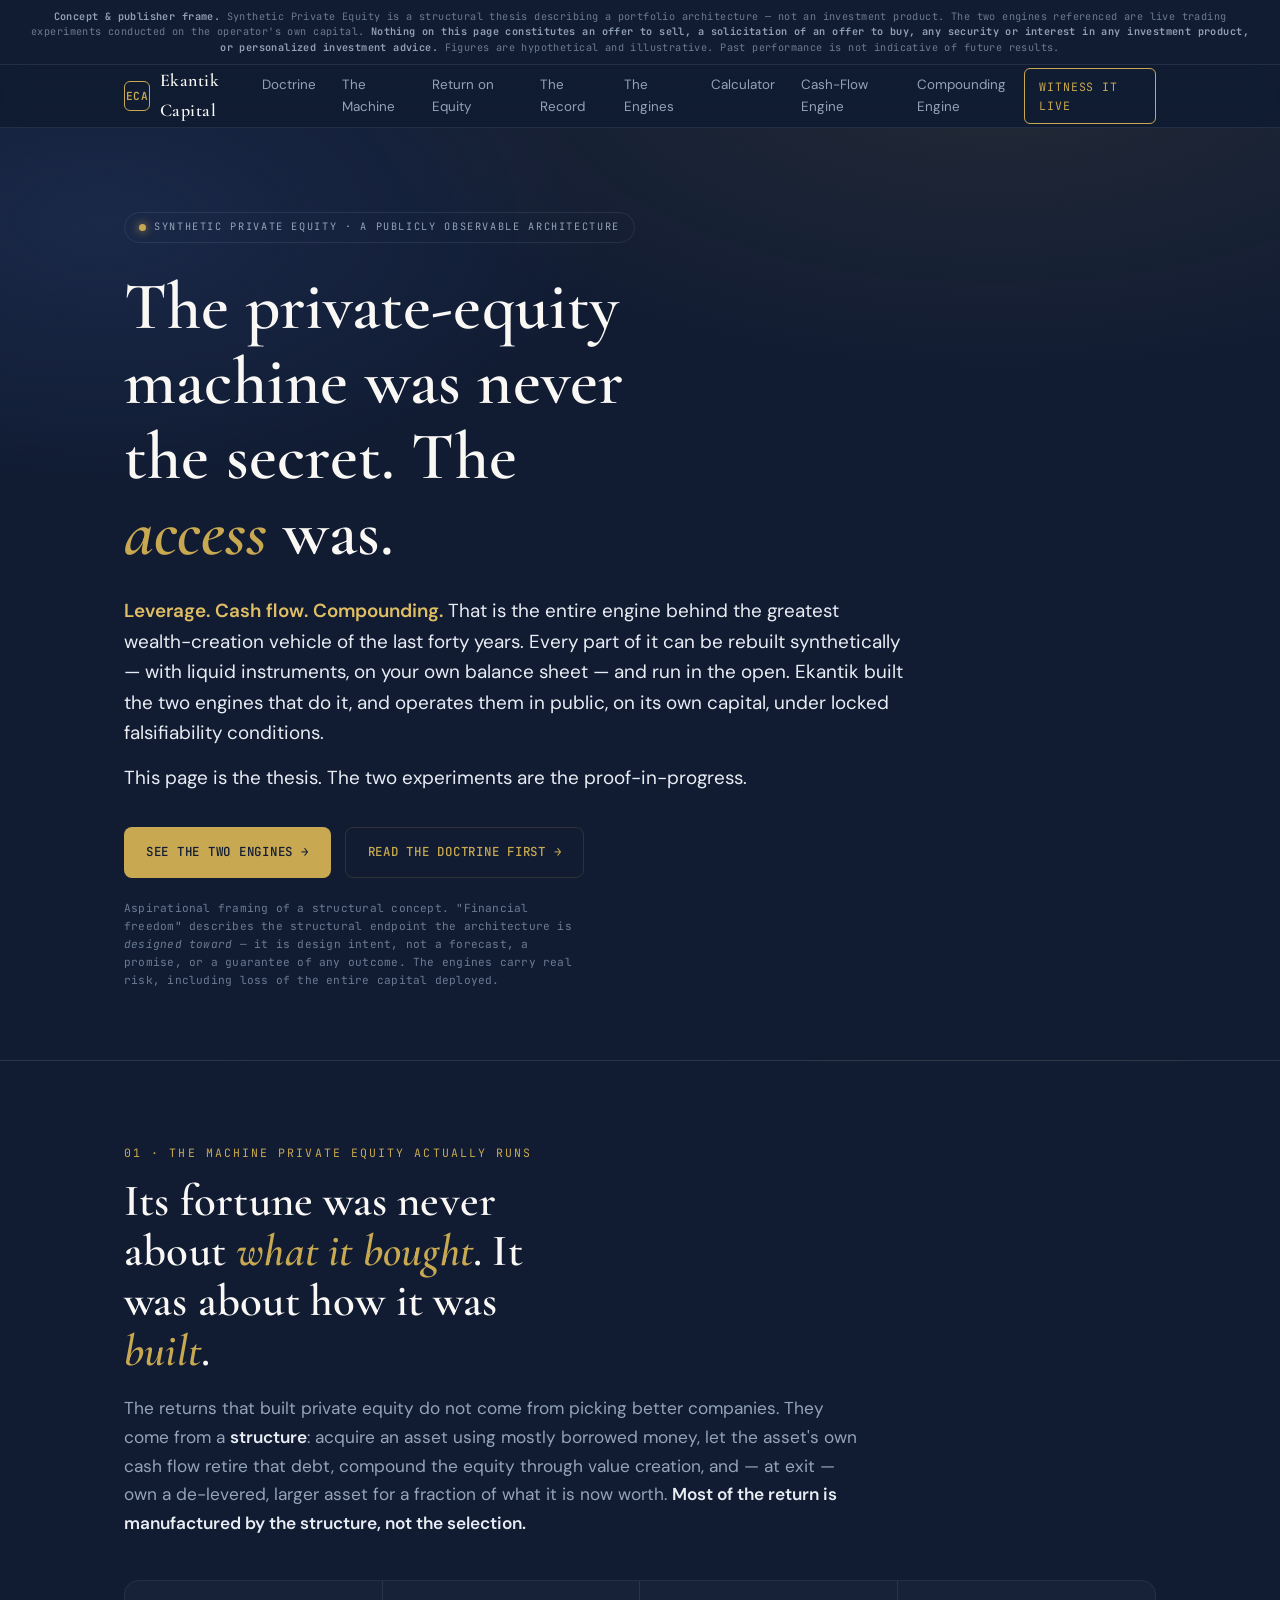
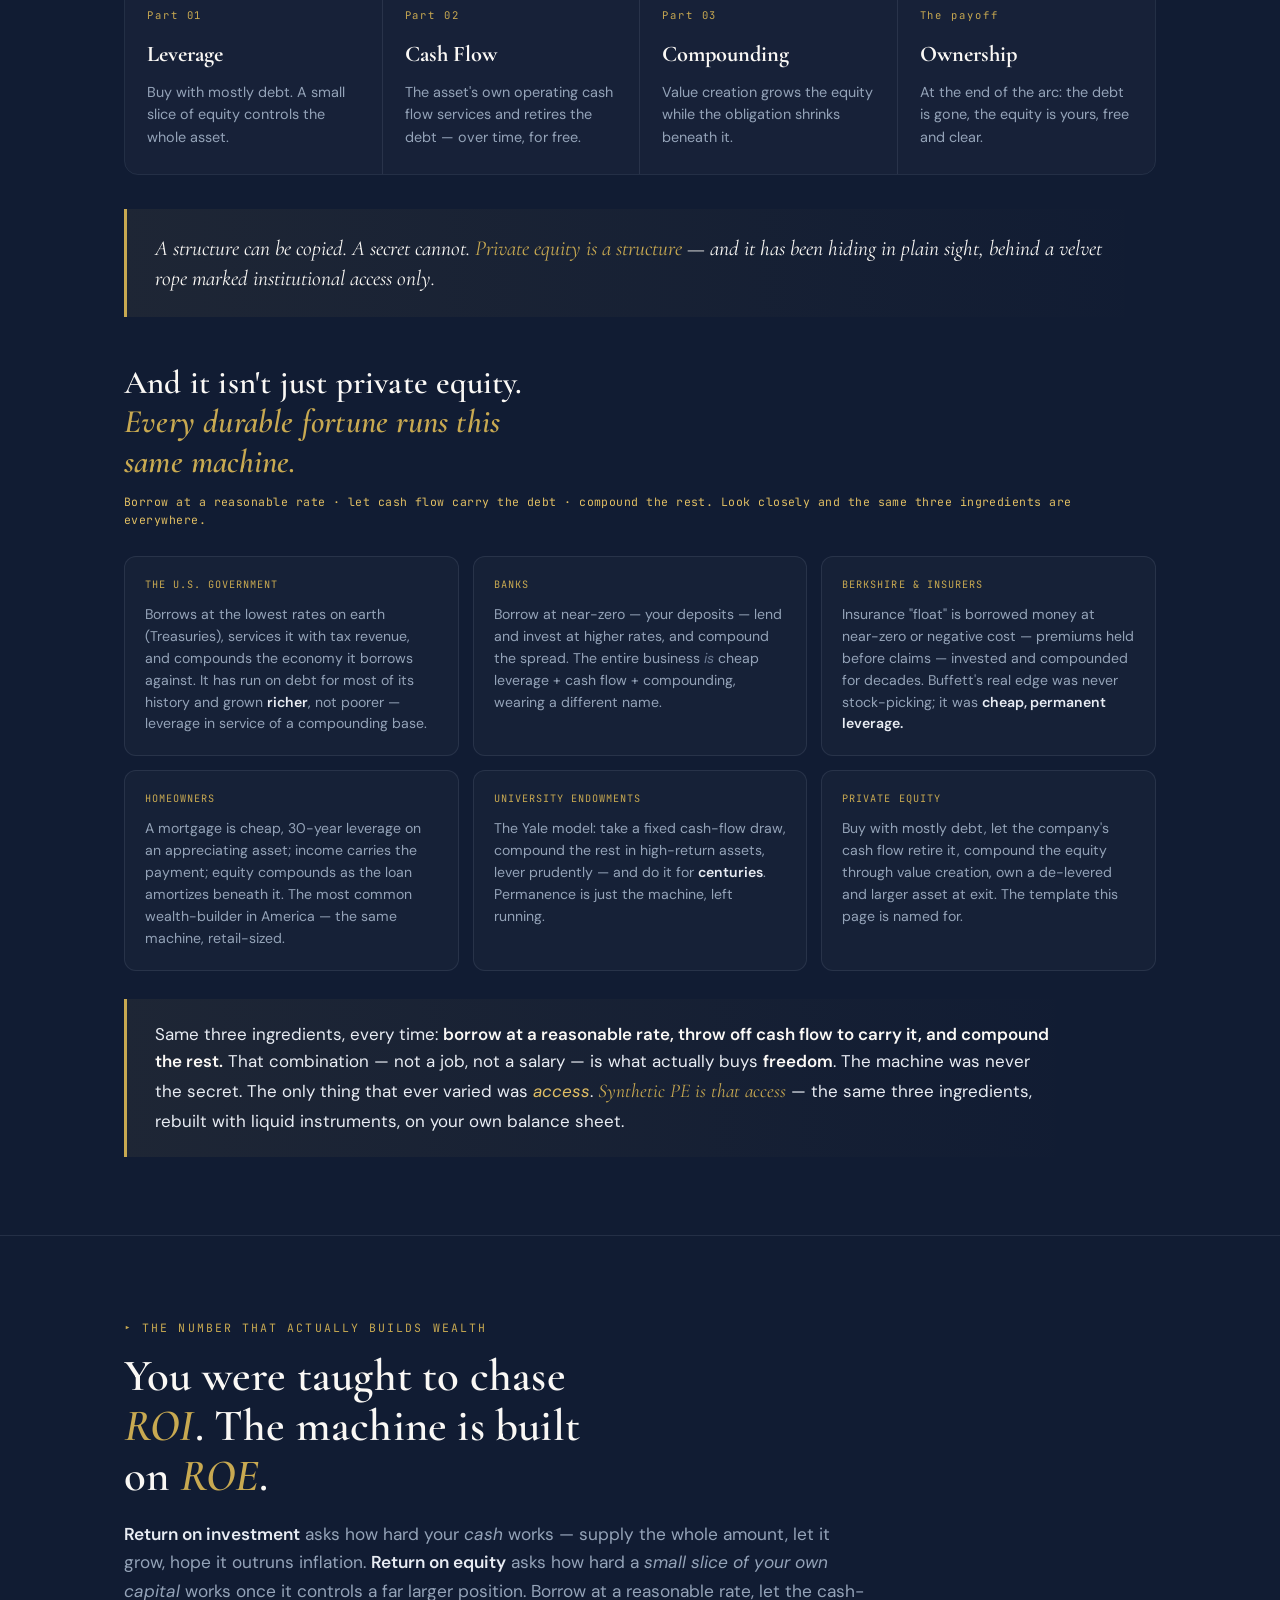
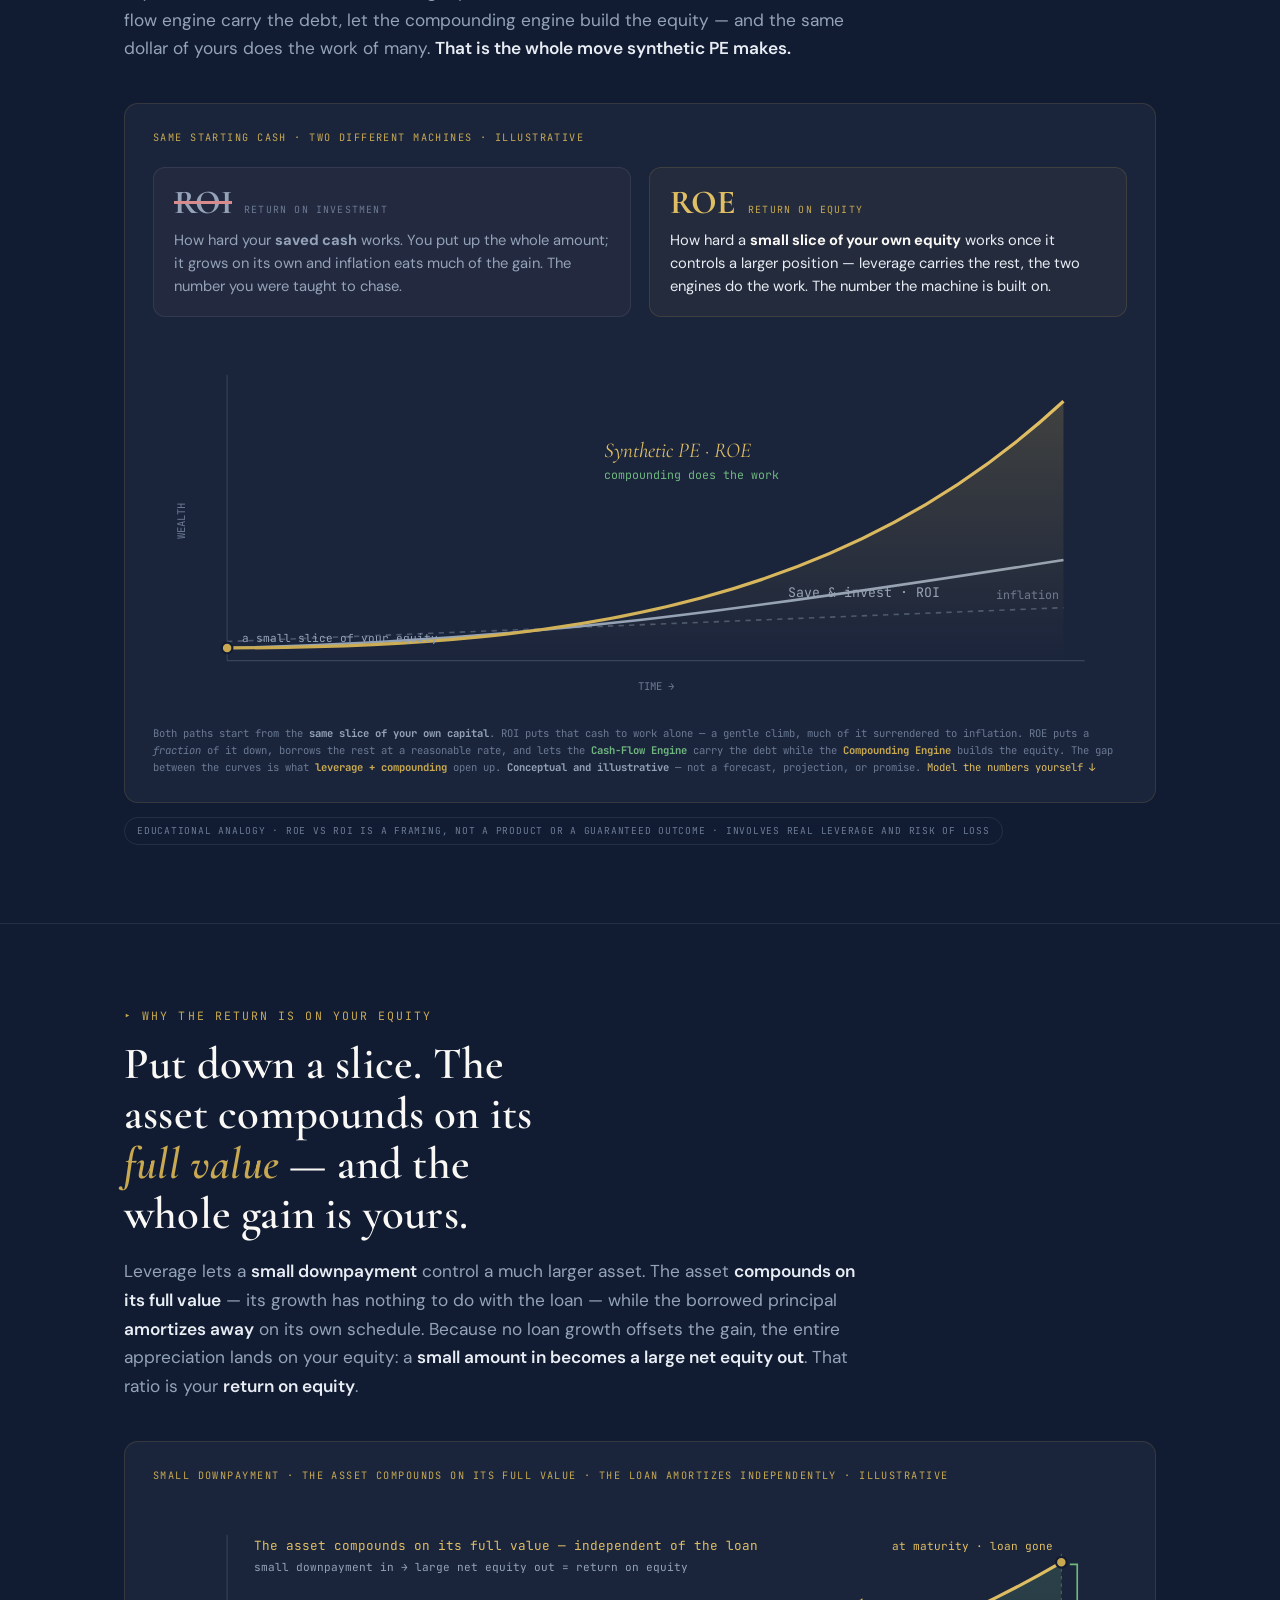
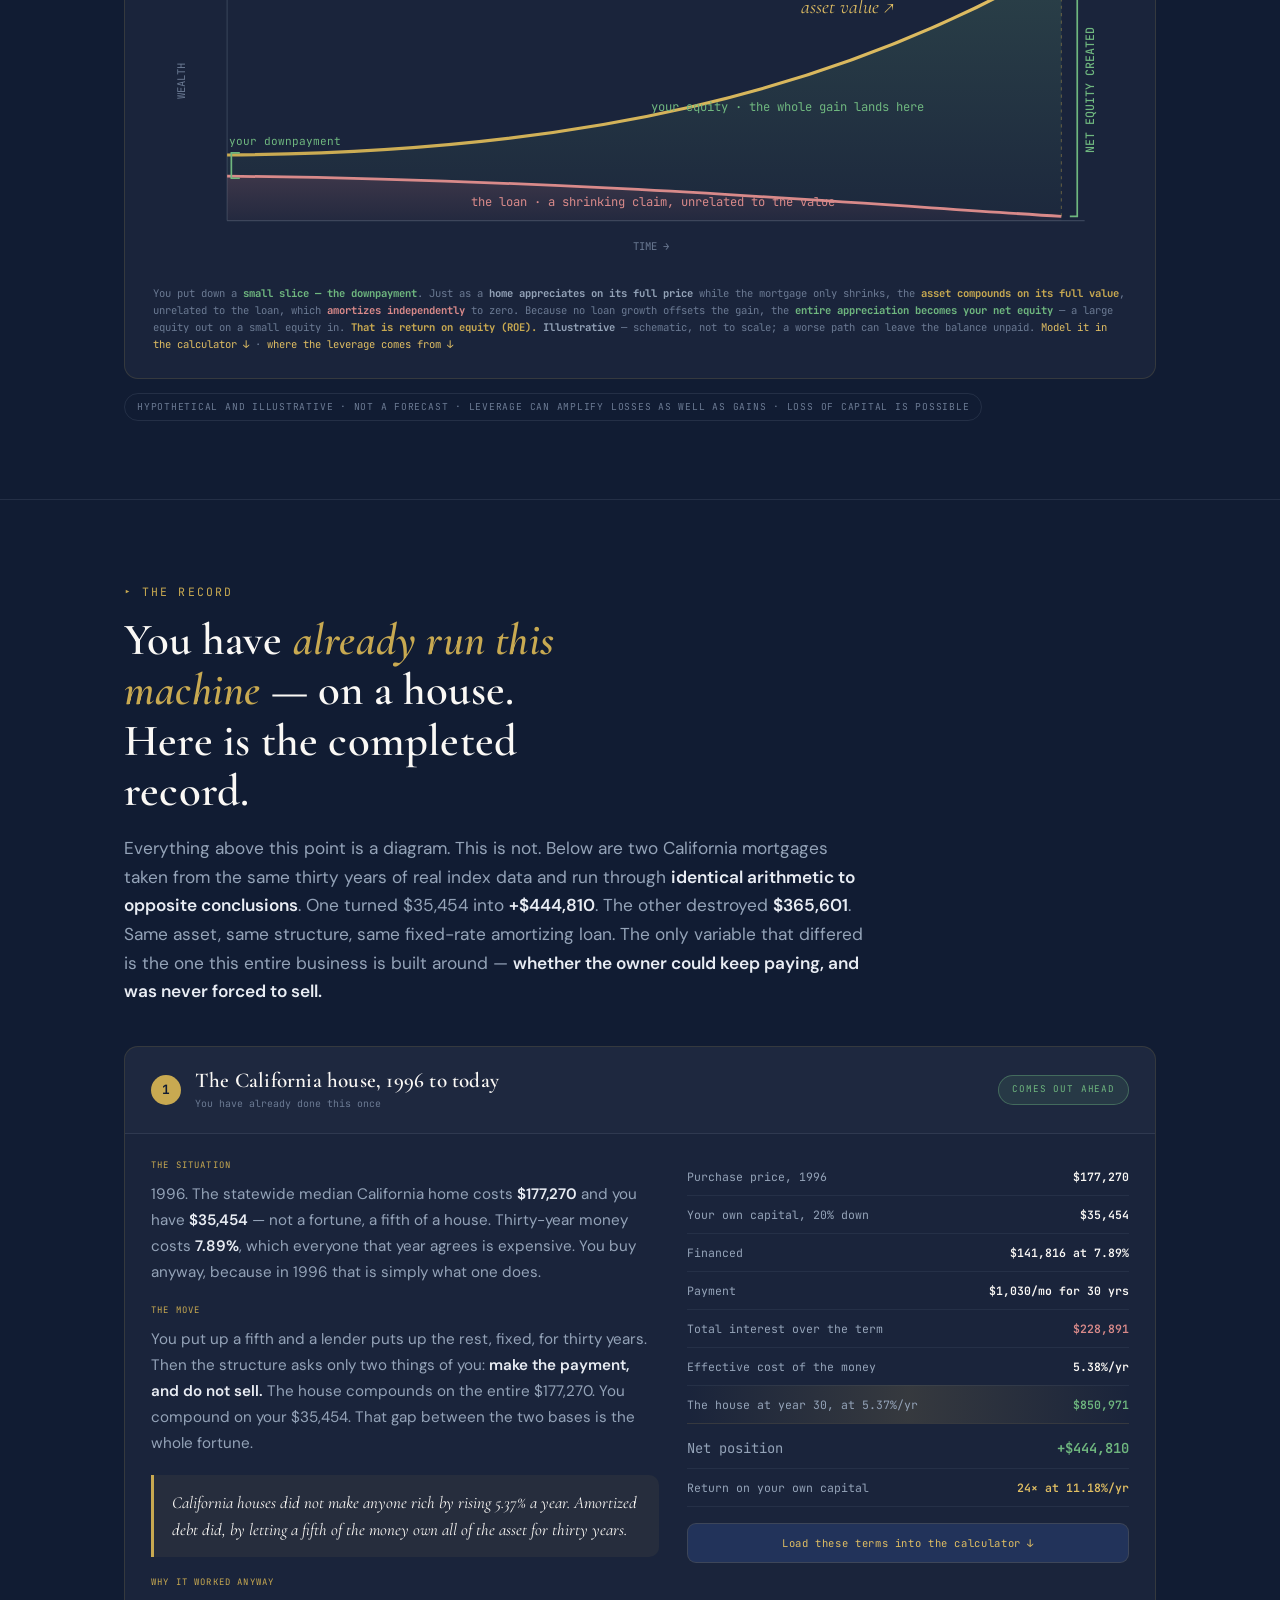
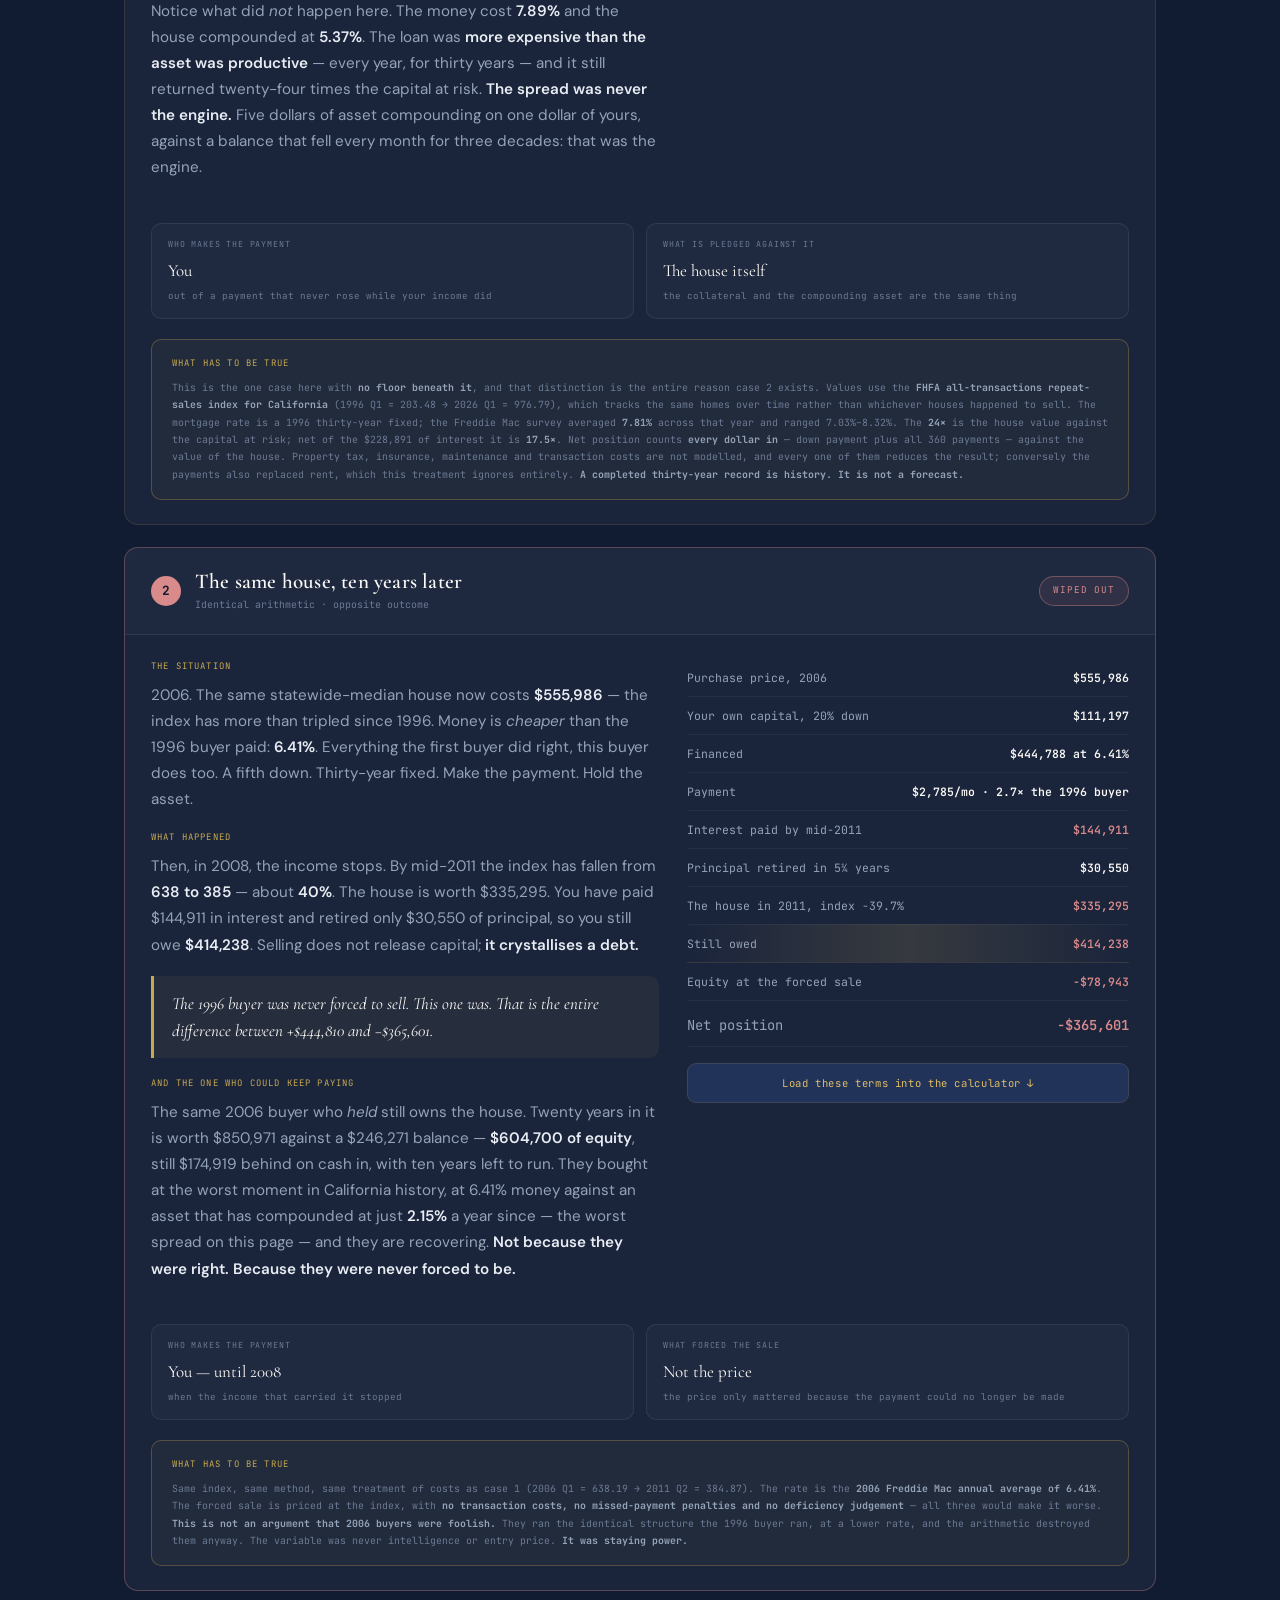
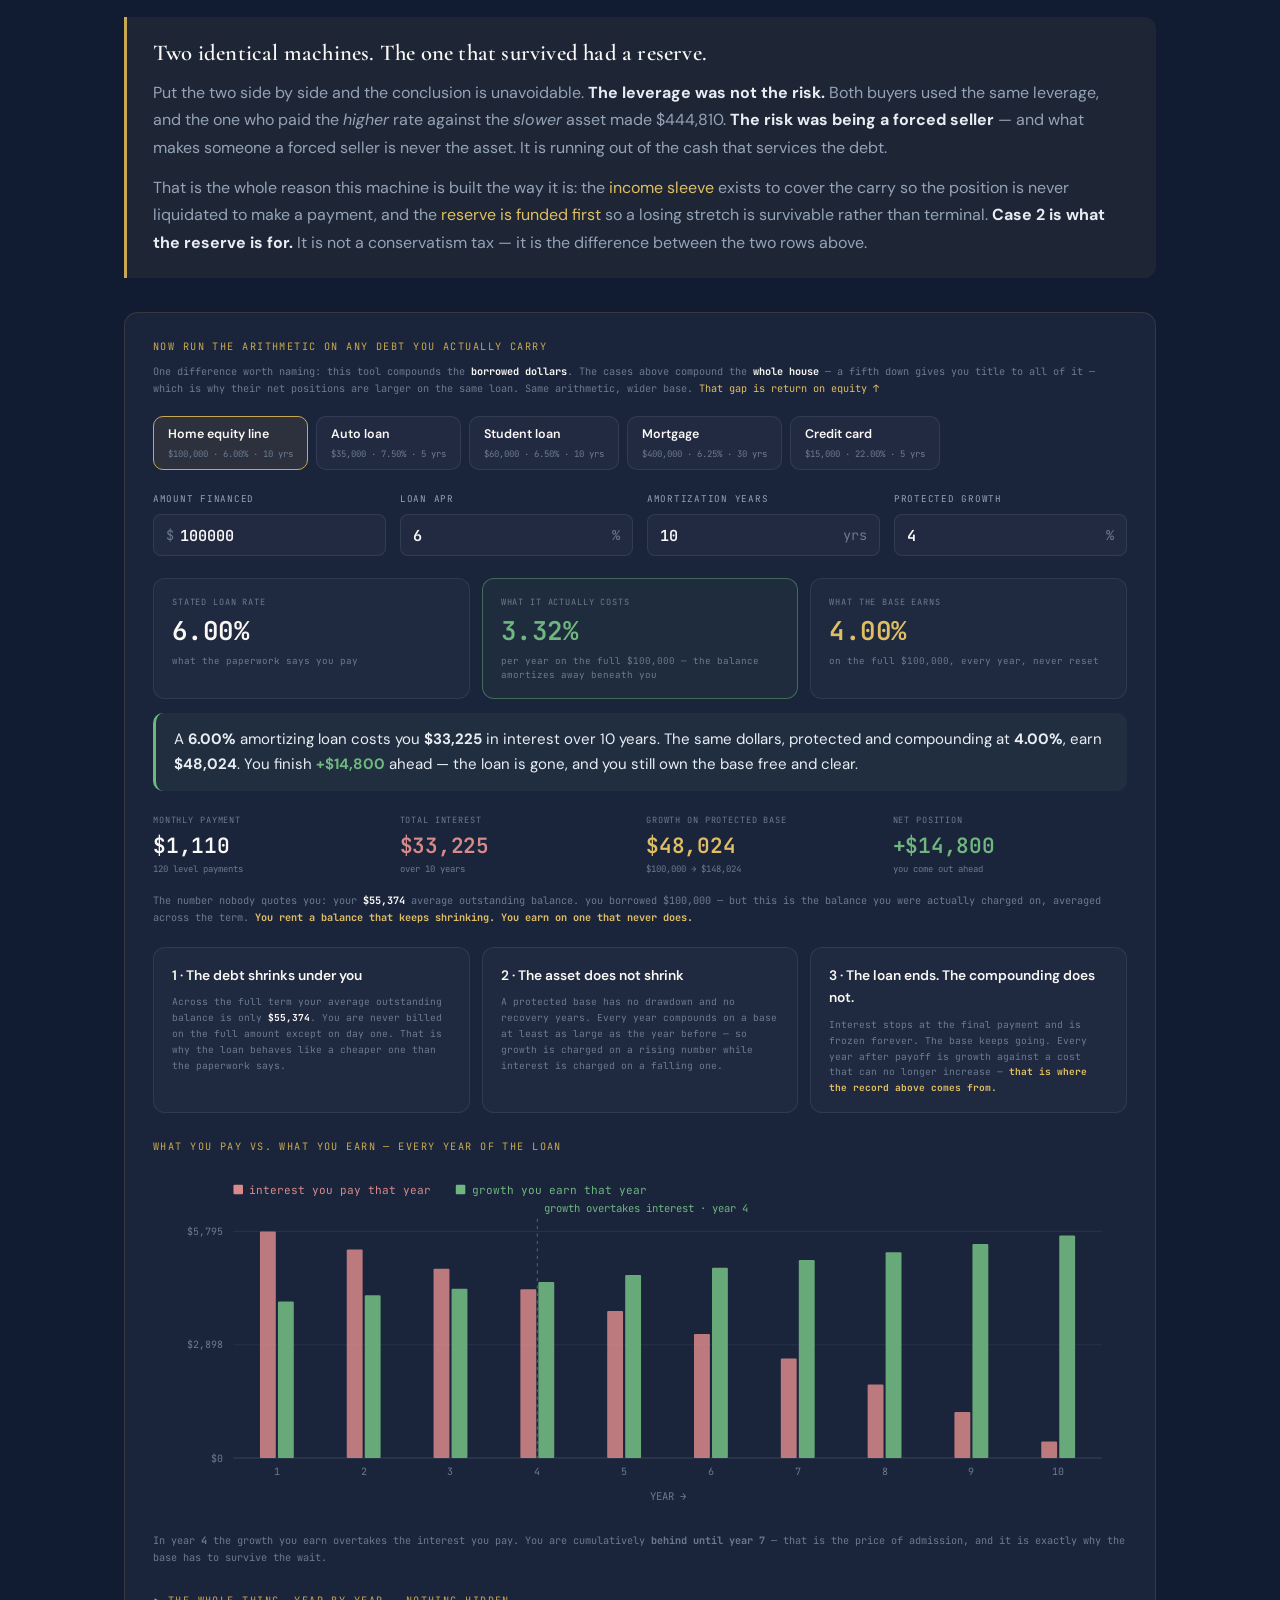
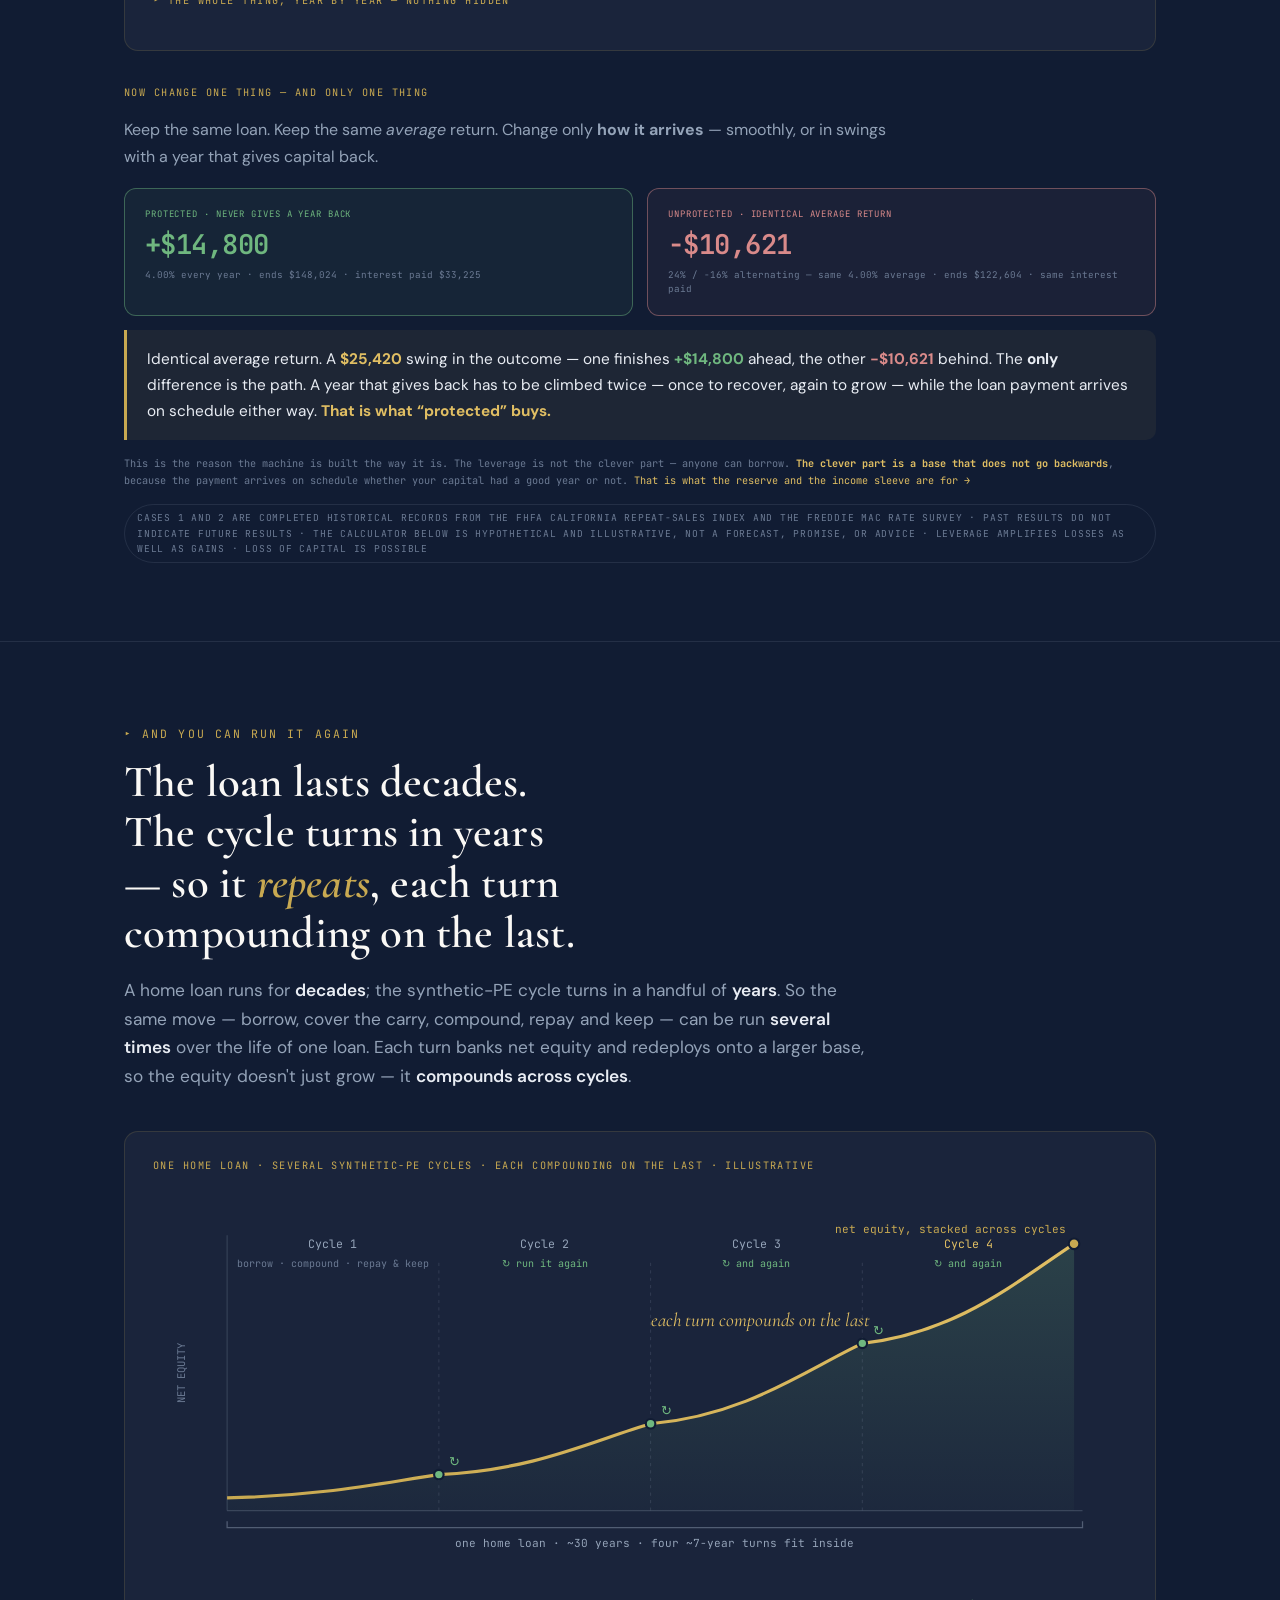
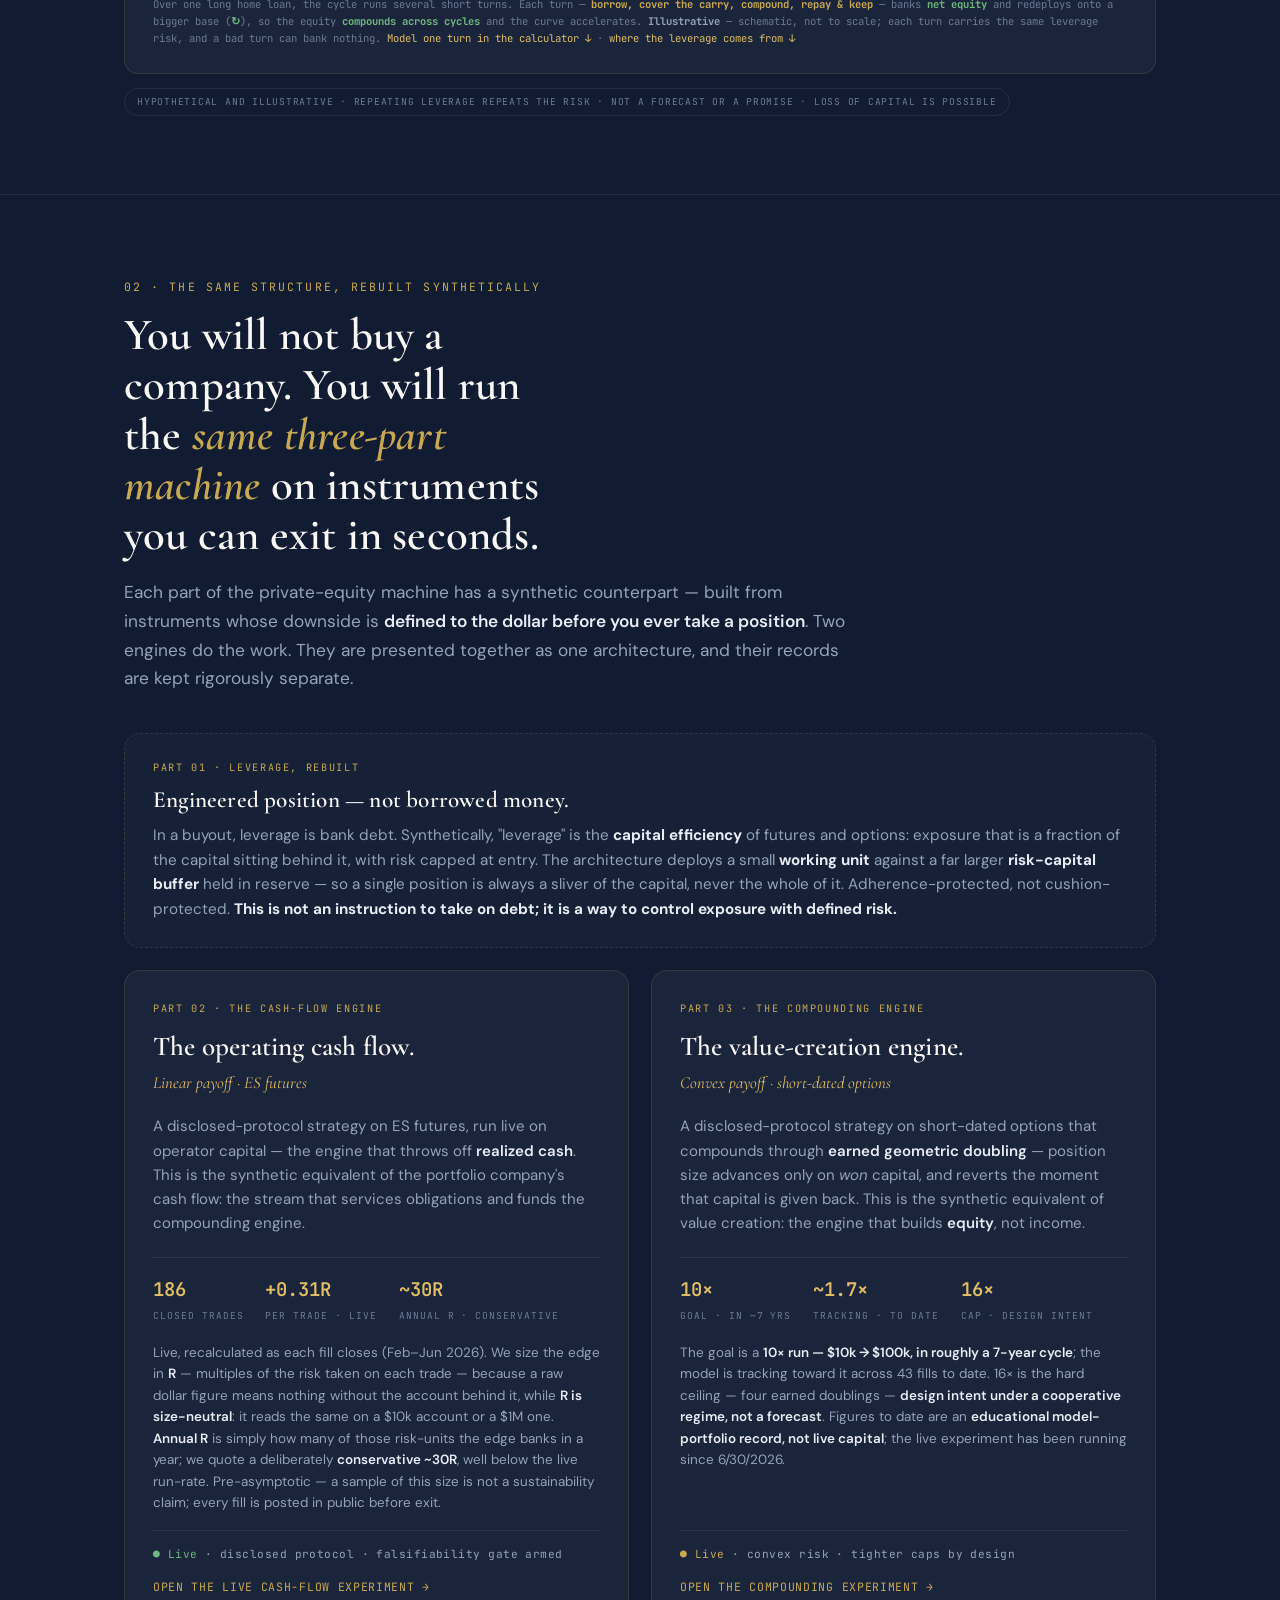
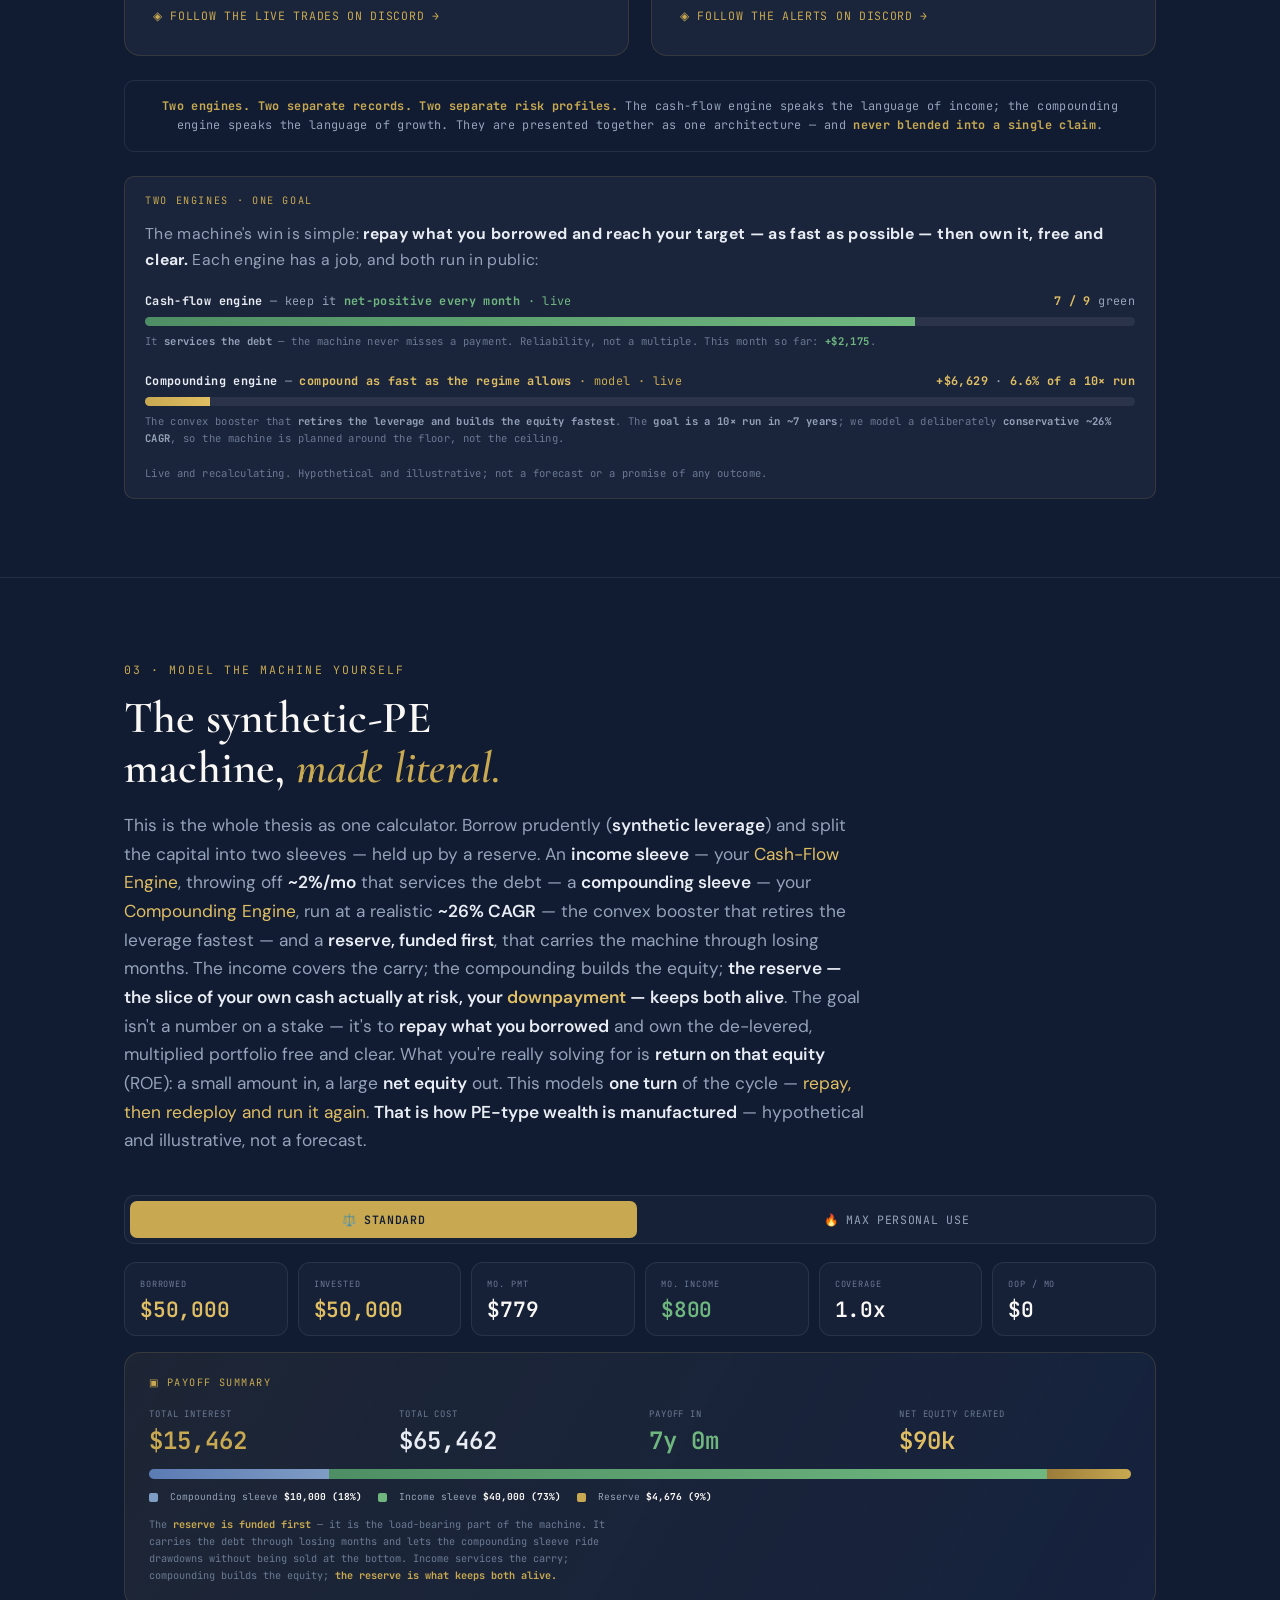
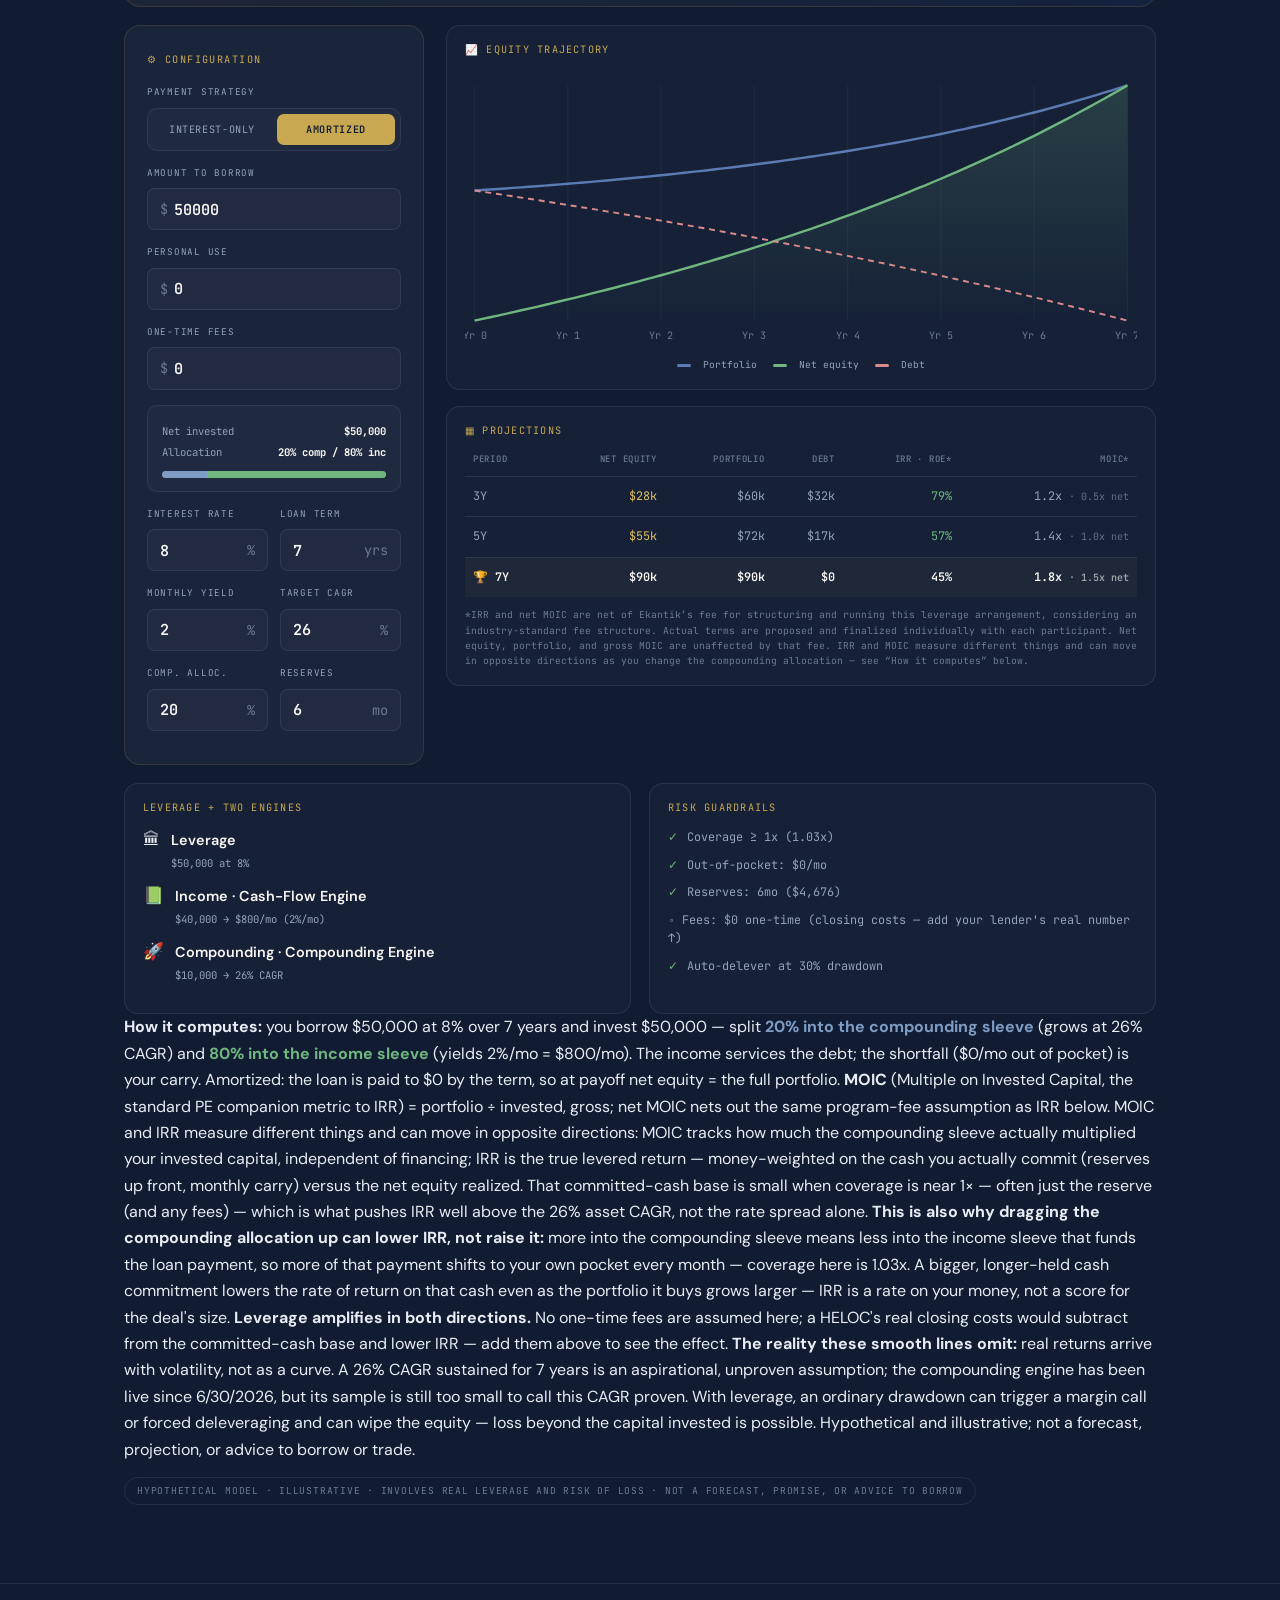
<file: index.html>
<!DOCTYPE html>
<html lang="en">
<head>
<meta charset="UTF-8" />
<meta name="viewport" content="width=device-width, initial-scale=1.0" />
<meta name="theme-color" content="#1B2A4A" />
<title>Synthetic Private Equity · Ekantik Capital</title>
<meta name="description" content="The private-equity wealth machine — leverage, cash flow, compounding — rebuilt synthetically with liquid instruments, run in public on operator capital under locked falsifiability conditions. A publicly observable architecture, not an offer." />
<meta property="og:title" content="Synthetic Private Equity · Ekantik Capital" />
<meta property="og:description" content="The private-equity machine was never the secret. The access was. The same structure, rebuilt synthetically — public method, public trades, public falsifiability." />
<meta property="og:type" content="website" />
<link rel="preconnect" href="https://fonts.googleapis.com">
<link rel="preconnect" href="https://fonts.gstatic.com" crossorigin>
<link href="https://fonts.googleapis.com/css2?family=Cormorant+Garamond:ital,wght@0,500;0,600;0,700;1,500&family=DM+Sans:opsz,wght@9..40,400;9..40,500;9..40,600;9..40,700&family=JetBrains+Mono:wght@400;500;600&display=swap" rel="stylesheet">
<style>
  :root{
    --navy:#1B2A4A;
    --navy-deep:#111C33;
    --navy-soft:#22335A;
    --gold:#C8A951;
    --gold-bright:#E0BE63;
    --ivory:#FAF8F5;
    --slate:#94A3B8;
    --slate-dim:#6B7A93;
    --line:rgba(200,169,81,0.16);
    --line-soft:rgba(148,163,184,0.14);
    --green:#6FB77F;
    --red:#D98A8A;
    --card:rgba(255,255,255,0.025);
    --card-2:rgba(255,255,255,0.04);
    --text:#E8ECF3;
    --serif:'Cormorant Garamond',Georgia,serif;
    --sans:'DM Sans',system-ui,-apple-system,sans-serif;
    --mono:'JetBrains Mono',ui-monospace,monospace;
  }
  *{box-sizing:border-box;margin:0;padding:0;}
  html{scroll-behavior:smooth;}
  body{
    background:var(--navy-deep);
    color:var(--text);
    font-family:var(--sans);
    line-height:1.65;
    -webkit-font-smoothing:antialiased;
    overflow-x:hidden;
  }
  a{color:inherit;text-decoration:none;}
  .wrap{max-width:1080px;margin:0 auto;padding:0 24px;}
  .eyebrow{
    font-family:var(--mono);
    font-size:.66rem;
    letter-spacing:.24em;
    text-transform:uppercase;
    color:var(--gold);
    font-weight:500;
  }
  h1,h2,h3{font-family:var(--serif);font-weight:600;line-height:1.12;letter-spacing:.2px;}
  .sec-num{
    font-family:var(--mono);
    font-size:.72rem;
    letter-spacing:.18em;
    text-transform:uppercase;
    color:var(--gold);
    display:inline-block;
    margin-bottom:14px;
  }
  .lead{color:var(--slate);font-size:1.06rem;}
  .fig{font-family:var(--mono);color:var(--gold-bright);}
  .rule{height:1px;background:linear-gradient(90deg,transparent,var(--line),transparent);margin:0 auto;}

  /* ---------- disclosure bar ---------- */
  .disclosure-bar{
    background:var(--navy-deep);
    border-bottom:1px solid var(--line-soft);
    font-family:var(--mono);
    font-size:.64rem;
    letter-spacing:.04em;
    color:var(--slate-dim);
    text-align:center;
    padding:9px 24px;
    line-height:1.5;
  }
  .disclosure-bar strong{color:var(--slate);font-weight:600;}

  /* ---------- nav ---------- */
  nav{
    position:sticky;top:0;z-index:50;
    background:rgba(17,28,51,0.86);
    backdrop-filter:blur(12px);
    border-bottom:1px solid var(--line-soft);
  }
  .nav-inner{display:flex;align-items:center;justify-content:space-between;height:62px;}
  .brand{display:flex;align-items:center;gap:10px;font-weight:600;letter-spacing:.5px;}
  .brand .mark{
    width:30px;height:30px;border:1.5px solid var(--gold);border-radius:6px;
    display:grid;place-items:center;font-family:var(--mono);font-size:.7rem;color:var(--gold);font-weight:600;
  }
  .brand .name{font-family:var(--serif);font-size:1.12rem;color:var(--ivory);}
  .nav-links{display:flex;gap:26px;font-size:.84rem;color:var(--slate);}
  .nav-links a{transition:color .2s;}
  .nav-links a:hover{color:var(--gold);}
  .nav-cta{
    font-family:var(--mono);font-size:.72rem;letter-spacing:.08em;text-transform:uppercase;
    border:1px solid var(--gold);color:var(--gold);padding:8px 14px;border-radius:6px;transition:all .2s;
  }
  .nav-cta:hover{background:var(--gold);color:var(--navy-deep);}
  .menu-toggle{display:none;background:none;border:none;color:var(--gold);font-size:1.3rem;cursor:pointer;}

  /* ---------- hero ---------- */
  .hero{
    position:relative;
    padding:84px 0 70px;
    background:
      radial-gradient(1100px 540px at 78% -8%,rgba(200,169,81,0.10),transparent 60%),
      radial-gradient(900px 480px at 8% 10%,rgba(34,51,90,0.55),transparent 55%);
    border-bottom:1px solid var(--line-soft);
  }
  .hero .badge{
    display:inline-flex;align-items:center;gap:8px;
    font-family:var(--mono);font-size:.64rem;letter-spacing:.16em;text-transform:uppercase;
    color:var(--slate);border:1px solid var(--line-soft);border-radius:999px;padding:6px 14px;margin-bottom:26px;
  }
  .dot{width:7px;height:7px;border-radius:50%;background:var(--gold);box-shadow:0 0 10px var(--gold);}
  .hero h1{
    font-size:clamp(2.5rem,6vw,4.2rem);
    color:var(--ivory);
    max-width:16ch;
    margin-bottom:26px;
  }
  .hero h1 em{font-style:italic;color:var(--gold);}
  .hero .deck{font-size:1.18rem;color:var(--text);max-width:60ch;line-height:1.62;margin-bottom:14px;}
  .hero .deck strong{color:var(--gold-bright);font-weight:600;}
  .hero .micro{font-family:var(--mono);font-size:.7rem;color:var(--slate-dim);max-width:64ch;line-height:1.6;margin-top:22px;letter-spacing:.02em;}
  .cta-row{display:flex;flex-wrap:wrap;gap:14px;margin-top:34px;}
  .btn{
    display:inline-flex;align-items:center;gap:9px;
    font-family:var(--mono);font-size:.78rem;letter-spacing:.06em;text-transform:uppercase;font-weight:500;
    padding:14px 22px;border-radius:8px;transition:all .22s;
  }
  .btn-primary{background:var(--gold);color:var(--navy-deep);}
  .btn-primary:hover{background:var(--gold-bright);transform:translateY(-1px);}
  .btn-ghost{border:1px solid var(--line);color:var(--gold);}
  .btn-ghost:hover{border-color:var(--gold);background:rgba(200,169,81,0.06);}

  /* ---------- section shell ---------- */
  section.block{padding:78px 0;border-bottom:1px solid var(--line-soft);}
  .block h2{font-size:clamp(1.9rem,3.6vw,2.8rem);color:var(--ivory);max-width:22ch;margin-bottom:18px;}
  .block h2 em{font-style:italic;color:var(--gold);}
  .block .intro{font-size:1.08rem;color:var(--slate);max-width:62ch;margin-bottom:40px;line-height:1.66;}
  .block .intro strong{color:var(--text);font-weight:600;}

  /* ---------- PE flow ---------- */
  .flow{display:grid;grid-template-columns:repeat(4,1fr);gap:0;margin:42px 0 12px;border:1px solid var(--line-soft);border-radius:14px;overflow:hidden;}
  .flow .step{padding:26px 22px;position:relative;background:var(--card);}
  .flow .step:not(:last-child){border-right:1px solid var(--line-soft);}
  .flow .step .n{font-family:var(--mono);font-size:.66rem;letter-spacing:.18em;color:var(--gold);margin-bottom:12px;}
  .flow .step h4{font-family:var(--serif);font-size:1.4rem;color:var(--ivory);margin-bottom:8px;}
  .flow .step p{font-size:.9rem;color:var(--slate);line-height:1.55;}
  .pull{
    margin-top:34px;padding:24px 28px;border-left:3px solid var(--gold);
    background:linear-gradient(90deg,rgba(200,169,81,0.07),transparent);border-radius:0 10px 10px 0;
    font-family:var(--serif);font-size:1.34rem;font-style:italic;color:var(--ivory);line-height:1.4;
  }
  .pull span{color:var(--gold);}

  /* ---------- engine cards ---------- */
  .engines{display:grid;grid-template-columns:1fr 1fr;gap:22px;margin-top:8px;}
  .engine{
    border:1px solid var(--line);border-radius:16px;padding:30px 28px;background:var(--card-2);
    display:flex;flex-direction:column;
  }
  .engine .tag{font-family:var(--mono);font-size:.64rem;letter-spacing:.16em;text-transform:uppercase;color:var(--gold);margin-bottom:14px;}
  .engine h3{font-size:1.7rem;color:var(--ivory);margin-bottom:6px;}
  .engine .role{font-family:var(--serif);font-style:italic;font-size:1.05rem;color:var(--gold-bright);margin-bottom:18px;}
  .engine p{font-size:.94rem;color:var(--slate);line-height:1.6;margin-bottom:16px;}
  .engine p strong{color:var(--text);font-weight:600;}
  .engine .stats{display:flex;gap:22px;flex-wrap:wrap;margin:6px 0 18px;padding-top:16px;border-top:1px solid var(--line-soft);}
  .engine .stat .v{font-family:var(--mono);font-size:1.18rem;color:var(--gold-bright);font-weight:600;}
  .engine .stat .l{font-family:var(--mono);font-size:.6rem;letter-spacing:.1em;text-transform:uppercase;color:var(--slate-dim);margin-top:3px;}
  .engine .status{font-family:var(--mono);font-size:.7rem;letter-spacing:.04em;color:var(--slate);margin-top:auto;padding-top:14px;border-top:1px solid var(--line-soft);}
  .engine .status .live{color:var(--green);}
  .engine .status .pre{color:var(--gold);}
  .engine a.eng-link{font-family:var(--mono);font-size:.72rem;letter-spacing:.06em;text-transform:uppercase;color:var(--gold);margin-top:14px;display:inline-flex;gap:7px;transition:gap .2s;}
  .engine a.eng-link:hover{gap:12px;}
  .leverage-card{
    grid-column:1 / -1;border:1px dashed var(--line);border-radius:16px;padding:26px 28px;background:var(--card);margin-top:0;
  }
  .leverage-card .tag{font-family:var(--mono);font-size:.64rem;letter-spacing:.16em;text-transform:uppercase;color:var(--gold);margin-bottom:10px;}
  .leverage-card h3{font-size:1.45rem;color:var(--ivory);margin-bottom:10px;}
  .leverage-card p{font-size:.95rem;color:var(--slate);line-height:1.62;}
  .leverage-card p strong{color:var(--text);}
  .sep-note{
    margin-top:24px;font-family:var(--mono);font-size:.74rem;letter-spacing:.03em;color:var(--slate);
    text-align:center;border:1px solid var(--line-soft);border-radius:10px;padding:16px 20px;line-height:1.6;
  }
  .sep-note b{color:var(--gold);}

  /* ---------- freedom arc ---------- */
  .arc-figure{border:1px solid var(--line-soft);border-radius:16px;background:var(--card);padding:28px 24px 22px;margin:8px 0 26px;}
  .arc-figure svg{width:100%;height:auto;display:block;}
  .arc-cap{font-family:var(--mono);font-size:.66rem;letter-spacing:.04em;color:var(--slate-dim);text-align:center;margin-top:14px;line-height:1.6;}
  .freedom-line{font-family:var(--serif);font-size:1.5rem;font-style:italic;color:var(--ivory);line-height:1.4;margin:6px 0 2px;}
  .freedom-line span{color:var(--gold);}

  /* ---------- trust ---------- */
  .trust-grid{display:grid;grid-template-columns:1fr 1fr;gap:14px;margin-top:8px;}
  .trust-item{border:1px solid var(--line-soft);border-radius:12px;padding:20px 22px;background:var(--card);}
  .trust-item .k{font-family:var(--mono);font-size:.62rem;letter-spacing:.14em;text-transform:uppercase;color:var(--gold);margin-bottom:8px;}
  .trust-item p{font-size:.9rem;color:var(--slate);line-height:1.55;}
  .trust-item p strong{color:var(--text);}

  /* ---------- edge landscape mini ---------- */
  .edge-table{width:100%;border-collapse:collapse;margin-top:8px;font-size:.86rem;}
  .edge-table th,.edge-table td{text-align:left;padding:13px 14px;border-bottom:1px solid var(--line-soft);}
  .edge-table th{font-family:var(--mono);font-size:.6rem;letter-spacing:.1em;text-transform:uppercase;color:var(--slate-dim);font-weight:500;}
  .edge-table td{color:var(--slate);}
  .edge-table tr.us td{color:var(--ivory);background:rgba(200,169,81,0.05);}
  .edge-table tr.us td:first-child{font-weight:600;}
  .edge-table .neg{color:var(--red);font-family:var(--mono);}
  .edge-table .pend{color:var(--gold);font-family:var(--mono);}

  /* ---------- operator ---------- */
  .operator{display:flex;gap:26px;align-items:flex-start;flex-wrap:wrap;}
  .operator .av{
    width:64px;height:64px;border-radius:12px;border:1.5px solid var(--gold);flex-shrink:0;
    display:grid;place-items:center;font-family:var(--serif);font-size:1.5rem;color:var(--gold);
  }
  .operator blockquote{font-family:var(--serif);font-style:italic;font-size:1.35rem;color:var(--ivory);line-height:1.45;max-width:54ch;margin-bottom:14px;}
  .operator .by{font-family:var(--mono);font-size:.74rem;letter-spacing:.06em;color:var(--gold);}
  .operator .desc{font-size:.94rem;color:var(--slate);max-width:58ch;margin-top:14px;line-height:1.6;}

  /* ---------- engage ---------- */
  .engage{display:grid;grid-template-columns:1fr 1fr;gap:20px;margin-top:10px;}
  .engage .card{border:1px solid var(--line);border-radius:16px;padding:30px 28px;background:var(--card-2);}
  .engage .card .h{font-family:var(--mono);font-size:.64rem;letter-spacing:.14em;text-transform:uppercase;color:var(--gold);margin-bottom:14px;}
  .engage .card h3{font-size:1.6rem;color:var(--ivory);margin-bottom:12px;}
  .engage .card p{font-size:.93rem;color:var(--slate);line-height:1.6;margin-bottom:18px;}
  .engage .card p em{color:var(--slate-dim);font-style:italic;}
  .urgency{
    margin:6px 0 36px;padding:26px 30px;border:1px solid var(--line);border-radius:14px;
    background:linear-gradient(120deg,rgba(200,169,81,0.08),rgba(34,51,90,0.3));
    font-family:var(--serif);font-size:1.34rem;font-style:italic;color:var(--ivory);line-height:1.46;
  }
  .urgency span{color:var(--gold);}

  /* ---------- form ---------- */
  .reach-form{max-width:560px;margin-top:24px;}
  .reach-form label{display:block;font-family:var(--mono);font-size:.66rem;letter-spacing:.1em;text-transform:uppercase;color:var(--slate);margin:16px 0 7px;}
  .reach-form input,.reach-form textarea{
    width:100%;background:rgba(255,255,255,0.03);border:1px solid var(--line-soft);border-radius:8px;
    padding:13px 14px;color:var(--text);font-family:var(--sans);font-size:.95rem;transition:border-color .2s;
  }
  .reach-form input:focus,.reach-form textarea:focus{outline:none;border-color:var(--gold);}
  .reach-form textarea{min-height:120px;resize:vertical;}
  .reach-form .note{font-family:var(--mono);font-size:.66rem;color:var(--slate-dim);margin-top:14px;line-height:1.6;}

  /* ---------- disclaimer block ---------- */
  .disclaimer{padding:54px 0;background:var(--navy-deep);}
  .disclaimer h4{font-family:var(--mono);font-size:.7rem;letter-spacing:.18em;text-transform:uppercase;color:var(--gold);margin-bottom:18px;}
  .disclaimer p{font-size:.78rem;color:var(--slate-dim);line-height:1.7;margin-bottom:14px;max-width:90ch;}
  .disclaimer p strong{color:var(--slate);font-weight:600;}

  footer{padding:34px 0;border-top:1px solid var(--line-soft);background:var(--navy-deep);}
  .foot-inner{display:flex;justify-content:space-between;align-items:center;flex-wrap:wrap;gap:16px;}
  .foot-links{display:flex;gap:24px;font-family:var(--mono);font-size:.72rem;letter-spacing:.04em;color:var(--slate);}
  .foot-links a:hover{color:var(--gold);}
  .copy{font-family:var(--mono);font-size:.68rem;color:var(--slate-dim);}

  .compliance-pill{
    display:inline-block;font-family:var(--mono);font-size:.6rem;letter-spacing:.08em;text-transform:uppercase;
    color:var(--slate-dim);border:1px solid var(--line-soft);border-radius:999px;padding:5px 12px;margin-top:14px;
  }

  /* ---------- responsive ---------- */
  @media(max-width:860px){
    .nav-links,.nav-cta{display:none;}
    .menu-toggle{display:block;}
    .flow{grid-template-columns:1fr 1fr;}
    .flow .step:nth-child(2){border-right:none;}
    .flow .step:nth-child(1),.flow .step:nth-child(2){border-bottom:1px solid var(--line-soft);}
    .engines,.trust-grid,.engage{grid-template-columns:1fr;}
  }
  @media(max-width:560px){
    .wrap{padding:0 18px;}
    .flow{grid-template-columns:1fr;}
    .flow .step{border-right:none !important;border-bottom:1px solid var(--line-soft);}
    .hero{padding:60px 0 52px;}
    section.block{padding:58px 0;}
    .edge-table{font-size:.78rem;}
    .edge-table th,.edge-table td{padding:10px 8px;}
  }

  /* ---------- the machine is everywhere ---------- */
  .universal{margin-top:46px;}
  .universal-h{font-family:var(--serif);font-size:clamp(1.5rem,2.9vw,2.05rem);color:var(--ivory);max-width:26ch;margin-bottom:12px;font-weight:600;line-height:1.2;}
  .universal-h em{font-style:italic;color:var(--gold);}
  .universal-sub{font-family:var(--mono);font-size:.72rem;letter-spacing:.04em;color:var(--gold-bright);margin-bottom:26px;line-height:1.6;}
  .ex-grid{display:grid;grid-template-columns:repeat(3,1fr);gap:14px;}
  .ex-card{border:1px solid var(--line-soft);border-radius:12px;background:var(--card);padding:20px 20px;}
  .ex-card .ex-k{font-family:var(--mono);font-size:.64rem;letter-spacing:.1em;text-transform:uppercase;color:var(--gold);margin-bottom:10px;}
  .ex-card p{font-size:.88rem;color:var(--slate);line-height:1.56;}
  .ex-card p strong{color:var(--text);font-weight:600;} .ex-card p em{color:var(--slate-dim);font-style:italic;}
  .universal-close{margin-top:28px;padding:22px 28px;border-left:3px solid var(--gold);background:linear-gradient(90deg,rgba(200,169,81,0.07),transparent);border-radius:0 10px 10px 0;font-size:1.06rem;color:var(--text);line-height:1.62;max-width:80ch;}
  .universal-close strong{color:var(--ivory);font-weight:600;} .universal-close em{color:var(--gold-bright);font-style:italic;} .universal-close span{font-family:var(--serif);font-style:italic;font-size:1.22rem;color:var(--gold);}
  @media(max-width:860px){ .ex-grid{grid-template-columns:1fr 1fr;} }
  @media(max-width:560px){ .ex-grid{grid-template-columns:1fr;} }

  /* ---------- model allocation ---------- */
  .alloc-band{display:grid;grid-template-columns:1fr 3fr 1fr;gap:3px;border-radius:14px;overflow:hidden;border:1px solid var(--line);margin-top:8px;}
  .alloc-seg{padding:30px 24px;}
  .alloc-seg .pct{font-family:var(--mono);font-size:2.3rem;font-weight:600;line-height:1;letter-spacing:-.01em;}
  .alloc-seg .lbl{font-family:var(--mono);font-size:.64rem;letter-spacing:.13em;text-transform:uppercase;margin-top:11px;}
  .alloc-seg .sub{font-size:.82rem;color:var(--slate);margin-top:9px;line-height:1.5;}
  @media(max-width:680px){ .alloc-band{grid-template-columns:1fr;} }

  /* ---------- comparison table ---------- */
  .cmp{width:100%;border-collapse:separate;border-spacing:0;border:1px solid var(--line);border-radius:14px;overflow:hidden;margin-top:8px;}
  .cmp th,.cmp td{padding:17px 20px;text-align:left;border-bottom:1px solid var(--line-soft);vertical-align:top;}
  .cmp thead th{background:linear-gradient(90deg,#9A7B3A,var(--gold));color:var(--navy-deep);font-family:var(--sans);font-weight:700;font-size:.94rem;border-bottom:none;}
  .cmp thead th .win{display:inline-block;font-family:var(--mono);font-size:.54rem;letter-spacing:.1em;text-transform:uppercase;background:var(--navy-deep);color:var(--gold-bright);padding:3px 9px;border-radius:999px;margin-left:8px;vertical-align:middle;}
  .cmp tbody td:first-child{font-weight:600;color:var(--ivory);font-family:var(--sans);}
  .cmp .v{font-family:var(--mono);font-weight:600;font-size:.96rem;}
  .cmp .v.good{color:var(--green);} .cmp .v.bad{color:var(--red);} .cmp .v.warn{color:var(--gold-bright);}
  .cmp .s{font-size:.77rem;color:var(--slate-dim);margin-top:6px;line-height:1.4;}
  .cmp tbody tr:last-child td{border-bottom:none;}
  .cmp tbody tr:nth-child(odd) td{background:rgba(255,255,255,0.015);}
  @media(max-width:680px){ .cmp th,.cmp td{padding:12px 12px;font-size:.84rem;} .cmp .v{font-size:.85rem;} }

  /* ---------- HELOC ---------- */
  .heloc-flow{display:grid;grid-template-columns:repeat(5,1fr);gap:0;border:1px solid var(--line-soft);border-radius:14px;overflow:hidden;margin-top:8px;}
  .heloc-step{padding:22px 18px;background:var(--card);}
  .heloc-step:not(:last-child){border-right:1px solid var(--line-soft);}
  .heloc-step .n{width:26px;height:26px;border-radius:50%;background:rgba(200,169,81,0.15);border:1px solid var(--gold);color:var(--gold);display:grid;place-items:center;font-family:var(--mono);font-size:.8rem;font-weight:600;margin-bottom:13px;}
  .heloc-step h4{font-family:var(--serif);font-size:1.12rem;color:var(--ivory);margin-bottom:6px;}
  .heloc-step p{font-size:.8rem;color:var(--slate);line-height:1.5;}
  .heloc-ex{display:flex;flex-wrap:wrap;align-items:stretch;gap:11px;}
  .heloc-ex .box{border:1px solid var(--line-soft);border-radius:12px;background:var(--card);padding:15px 17px;flex:1;min-width:120px;}
  .heloc-ex .box.win{border-color:var(--green);background:rgba(111,183,127,0.06);}
  .heloc-ex .box .k{font-family:var(--mono);font-size:.55rem;letter-spacing:.07em;text-transform:uppercase;color:var(--slate-dim);margin-bottom:8px;}
  .heloc-ex .box .v{font-family:var(--mono);font-size:1.45rem;font-weight:600;color:var(--gold-bright);line-height:1;}
  .heloc-ex .box.win .v{color:var(--green);}
  .heloc-ex .box .s{font-size:.68rem;color:var(--slate-dim);margin-top:6px;}
  .heloc-ex .op{display:flex;align-items:center;font-family:var(--mono);font-size:1.3rem;color:var(--slate-dim);}
  .heloc-warn{margin-top:26px;border:1px solid var(--red);border-radius:12px;background:rgba(217,138,138,0.07);padding:18px 22px;font-size:.86rem;color:#E8C9C9;line-height:1.6;}
  .heloc-warn b{color:#F0D6D6;}
  @media(max-width:860px){ .heloc-flow{grid-template-columns:1fr 1fr 1fr;} .heloc-ex .op{display:none;} }
  @media(max-width:560px){ .heloc-flow{grid-template-columns:1fr 1fr;} }

  /* ---------- synthetic-PE leverage calculator ---------- */
  .pe-toggle{display:flex;gap:6px;background:var(--card);border:1px solid var(--line-soft);border-radius:10px;padding:5px;margin:8px 0 18px;}
  .pe-toggle button{flex:1;font-family:var(--mono);font-size:.72rem;letter-spacing:.06em;text-transform:uppercase;color:var(--slate);background:none;border:none;border-radius:7px;padding:11px 10px;cursor:pointer;transition:all .2s;}
  .pe-toggle button.on{background:var(--gold);color:var(--navy-deep);font-weight:600;}
  .pe-toggle.sm button{font-size:.64rem;padding:9px 8px;}
  .pe-cards{display:grid;grid-template-columns:repeat(6,1fr);gap:10px;margin-bottom:16px;}
  .pe-card{border:1px solid var(--line-soft);border-radius:12px;background:var(--card);padding:14px 15px;}
  .pe-card.warn{border-color:rgba(217,138,138,0.4);background:rgba(217,138,138,0.05);}
  .pe-card .k{font-family:var(--mono);font-size:.54rem;letter-spacing:.1em;text-transform:uppercase;color:var(--slate-dim);margin-bottom:8px;}
  .pe-card .v{font-family:var(--mono);font-size:1.32rem;font-weight:600;color:var(--ivory);line-height:1;letter-spacing:-.01em;}
  .pe-card .v.gold{color:var(--gold-bright);} .pe-card .v.green{color:var(--green);} .pe-card .v.red{color:var(--red);}
  .pe-summary{border:1px solid var(--line);border-radius:16px;background:linear-gradient(120deg,rgba(200,169,81,0.07),rgba(34,51,90,0.28));padding:22px 24px;margin-bottom:18px;}
  .pe-summary .ph{font-family:var(--mono);font-size:.64rem;letter-spacing:.14em;text-transform:uppercase;color:var(--gold);margin-bottom:16px;}
  .pe-summary-grid{display:grid;grid-template-columns:repeat(4,1fr);gap:18px;margin-bottom:16px;}
  .pe-summary-grid .k{font-family:var(--mono);font-size:.56rem;letter-spacing:.1em;text-transform:uppercase;color:var(--slate-dim);margin-bottom:7px;}
  .pe-summary-grid .v{font-family:var(--mono);font-size:1.5rem;font-weight:600;line-height:1;}
  .pe-splitbar{display:flex;height:10px;border-radius:999px;overflow:hidden;background:rgba(255,255,255,0.06);}
  .pe-splitbar span{display:block;height:100%;transition:width .4s ease;}
  .pe-main{display:grid;grid-template-columns:minmax(0,300px) minmax(0,1fr);gap:22px;align-items:start;}
  .pe-config{border:1px solid var(--line);border-radius:16px;background:var(--card-2);padding:22px 22px 18px;}
  .pe-config .ph{font-family:var(--mono);font-size:.64rem;letter-spacing:.14em;text-transform:uppercase;color:var(--gold);margin:4px 0 16px;}
  .pe-field{margin-bottom:15px;} .pe-field.half{margin-bottom:15px;}
  .pe-field label{display:block;font-family:var(--mono);font-size:.58rem;letter-spacing:.08em;text-transform:uppercase;color:var(--slate);margin-bottom:7px;}
  .pe-input{display:flex;align-items:center;gap:6px;background:rgba(255,255,255,0.03);border:1px solid var(--line-soft);border-radius:8px;padding:9px 12px;transition:border-color .2s;}
  .pe-input:focus-within{border-color:var(--gold);}
  .pe-input span{font-family:var(--mono);font-size:.85rem;color:var(--slate-dim);}
  .pe-input input{flex:1;width:100%;background:none;border:none;outline:none;color:var(--ivory);font-family:var(--mono);font-size:.95rem;font-weight:600;min-width:0;}
  .pe-row2{display:grid;grid-template-columns:1fr 1fr;gap:12px;}
  .pe-derived{border:1px solid var(--line-soft);border-radius:10px;background:var(--card);padding:13px 14px;margin-bottom:15px;font-family:var(--mono);font-size:.66rem;color:var(--slate);}
  .pe-derived .r{display:flex;justify-content:space-between;margin:4px 0;} .pe-derived .r b{color:var(--ivory);}
  .pe-out{display:flex;flex-direction:column;gap:16px;}
  .pe-panel{border:1px solid var(--line-soft);border-radius:14px;background:var(--card);padding:16px 18px;}
  .pe-panel .ph{font-family:var(--mono);font-size:.64rem;letter-spacing:.12em;text-transform:uppercase;color:var(--gold);margin-bottom:12px;}
  .pe-chart svg{width:100%;height:auto;display:block;}
  .pe-proj{width:100%;border-collapse:collapse;font-family:var(--mono);font-size:.74rem;}
  .pe-proj th{text-align:right;font-size:.56rem;letter-spacing:.08em;text-transform:uppercase;color:var(--slate-dim);font-weight:500;padding:0 8px 9px;border-bottom:1px solid var(--line-soft);}
  .pe-proj th:first-child,.pe-proj td:first-child{text-align:left;}
  .pe-proj td{text-align:right;padding:10px 8px;border-bottom:1px solid var(--line-soft);color:var(--slate);}
  .pe-proj tr:last-child td{border-bottom:none;}
  .pe-proj tr.hl td{color:var(--ivory);background:rgba(200,169,81,0.05);font-weight:600;}
  .pe-proj .pos{color:var(--green);} .pe-proj .gold{color:var(--gold-bright);}
  .pe-foot{display:grid;grid-template-columns:1fr 1fr;gap:18px;margin-top:18px;}
  .pe-foot .ph{font-family:var(--mono);font-size:.64rem;letter-spacing:.12em;text-transform:uppercase;color:var(--gold);margin-bottom:12px;}
  .pe-arch-row{display:flex;align-items:flex-start;gap:11px;margin-bottom:13px;}
  .pe-arch-row .ic{font-size:1.05rem;line-height:1.2;}
  .pe-arch-row .t{font-family:var(--sans);font-size:.9rem;color:var(--ivory);font-weight:600;}
  .pe-arch-row .s{font-family:var(--mono);font-size:.66rem;color:var(--slate);margin-top:2px;}
  .pe-guard{font-family:var(--mono);font-size:.74rem;color:var(--slate);line-height:1.5;}
  .pe-guard div{display:flex;align-items:center;gap:9px;margin-bottom:10px;}
  .pe-guard .ok{color:var(--green);} .pe-guard .no{color:var(--red);}
  .pe-legend{display:flex;flex-wrap:wrap;gap:16px;justify-content:center;margin-top:10px;font-family:var(--mono);font-size:.6rem;color:var(--slate);}
  .pe-legend i{display:inline-block;width:14px;height:3px;border-radius:2px;margin-right:6px;vertical-align:middle;}
  @media(max-width:860px){ .pe-cards{grid-template-columns:1fr 1fr 1fr;} .pe-summary-grid{grid-template-columns:1fr 1fr;} .pe-main{grid-template-columns:1fr;} .pe-foot{grid-template-columns:1fr;} }
  @media(max-width:560px){ .pe-cards{grid-template-columns:1fr 1fr;} }

  /* ---------- the record: actual completed cases ---------- */
  .ac-case{border:1px solid var(--line);border-radius:14px;background:var(--card-2);margin-top:22px;overflow:hidden;}
  .ac-case.lost{border-color:rgba(217,138,138,0.34);}
  .ac-head{display:flex;align-items:center;gap:14px;padding:20px 26px;border-bottom:1px solid var(--line-soft);background:rgba(255,255,255,0.02);}
  .ac-num{flex:none;width:30px;height:30px;border-radius:50%;background:var(--gold);color:var(--navy-deep);font-family:var(--mono);font-size:.8rem;font-weight:700;display:flex;align-items:center;justify-content:center;}
  .ac-case.lost .ac-num{background:var(--red);}
  .ac-head h3{font-family:var(--serif);font-size:1.32rem;color:var(--ivory);margin:0;line-height:1.25;font-weight:600;}
  .ac-head .sub{font-family:var(--mono);font-size:.62rem;color:var(--slate-dim);margin-top:3px;}
  .ac-badge{margin-left:auto;flex:none;font-family:var(--mono);font-size:.58rem;letter-spacing:.09em;text-transform:uppercase;border-radius:999px;padding:6px 13px;}
  .ac-badge.win{color:var(--green);background:rgba(111,183,127,0.12);border:1px solid rgba(111,183,127,0.4);}
  .ac-badge.loss{color:var(--red);background:rgba(217,138,138,0.10);border:1px solid rgba(217,138,138,0.4);}
  .ac-body{display:grid;grid-template-columns:1.15fr 1fr;gap:28px;padding:24px 26px;}
  .ac-h{font-family:var(--mono);font-size:.56rem;letter-spacing:.13em;text-transform:uppercase;color:var(--gold);margin:0 0 8px;}
  .ac-body p{font-size:.95rem;line-height:1.72;color:var(--slate);margin:0 0 18px;}
  .ac-body p strong{color:var(--text);font-weight:600;}
  .ac-quote{border-left:3px solid var(--gold);background:rgba(200,169,81,0.07);border-radius:0 10px 10px 0;padding:14px 18px;margin:0 0 18px;font-family:var(--serif);font-style:italic;font-size:1.06rem;line-height:1.6;color:var(--ivory);}
  .ac-tbl{width:100%;border-collapse:collapse;font-family:var(--mono);font-size:.72rem;}
  .ac-tbl td{padding:9px 0;border-bottom:1px solid rgba(148,163,184,0.09);color:var(--slate);}
  .ac-tbl td:last-child{text-align:right;color:var(--ivory);font-weight:600;white-space:nowrap;}
  .ac-tbl tr.rule td{border-bottom:1px solid var(--line);}
  .ac-tbl tr.big td{font-size:.86rem;padding-top:13px;}
  .ac-load{display:block;width:100%;margin-top:16px;background:var(--navy-soft);border:1px solid var(--line);color:var(--gold-bright);font-family:var(--mono);font-size:.66rem;letter-spacing:.06em;padding:12px;border-radius:9px;cursor:pointer;transition:all .2s;}
  .ac-load:hover{background:var(--gold);color:var(--navy-deep);border-color:var(--gold);}
  .ac-facts{display:grid;grid-template-columns:1fr 1fr;gap:12px;padding:0 26px 20px;}
  .ac-fact{border:1px solid var(--line-soft);border-radius:10px;background:var(--card);padding:14px 16px;}
  .ac-fact .k{font-family:var(--mono);font-size:.52rem;letter-spacing:.1em;text-transform:uppercase;color:var(--slate-dim);margin-bottom:6px;}
  .ac-fact .v{font-family:var(--serif);font-size:1.06rem;color:var(--ivory);}
  .ac-fact .n{font-family:var(--mono);font-size:.58rem;color:var(--slate-dim);margin-top:5px;line-height:1.5;}
  .ac-truth{margin:0 26px 24px;border:1px solid rgba(200,169,81,0.3);background:rgba(200,169,81,0.05);border-radius:10px;padding:16px 20px;}
  .ac-truth p{font-family:var(--mono);font-size:.62rem;line-height:1.75;color:var(--slate-dim);margin:0;}
  .ac-truth b{color:var(--slate);}
  .ac-lesson{margin-top:26px;border-left:3px solid var(--gold);background:rgba(200,169,81,0.07);border-radius:0 12px 12px 0;padding:22px 26px;}
  .ac-lesson h3{font-family:var(--serif);font-size:1.42rem;color:var(--ivory);margin:0 0 10px;font-weight:600;line-height:1.3;}
  .ac-lesson p{font-size:1rem;line-height:1.72;color:var(--slate);margin:0 0 12px;}
  .ac-lesson p:last-child{margin-bottom:0;}
  .ac-lesson strong{color:var(--text);}
  .ac-cards{display:grid;grid-template-columns:repeat(3,1fr);gap:12px;margin-top:20px;}
  .ac-card{border:1px solid var(--line-soft);border-radius:12px;background:var(--card);padding:16px 18px;}
  .ac-card h4{font-family:var(--sans);font-size:.86rem;color:var(--ivory);margin:0 0 8px;font-weight:600;}
  .ac-card p{font-family:var(--mono);font-size:.6rem;line-height:1.65;color:var(--slate-dim);margin:0;}
  @media(max-width:860px){
    .ac-body{grid-template-columns:1fr;gap:20px;padding:20px 16px;}
    .ac-facts{grid-template-columns:1fr;padding:0 16px 16px;}
    .ac-truth{margin:0 16px 18px;}
    .ac-head{padding:16px;flex-wrap:wrap;}
    .ac-badge{margin-left:0;}
    .ac-cards{grid-template-columns:1fr;}
  }

  /* ---------- amortization arbitrage ---------- */
  .aa-panel{margin-top:30px;border:1px solid var(--line);border-radius:14px;background:var(--card-2);padding:26px 28px;}
  .aa-eyebrow{font-family:var(--mono);font-size:.64rem;letter-spacing:.14em;text-transform:uppercase;color:var(--gold);margin-bottom:14px;}
  .aa-presets{display:flex;flex-wrap:wrap;gap:8px;margin-bottom:22px;}
  .aa-preset{background:rgba(255,255,255,0.03);border:1px solid var(--line-soft);border-radius:10px;padding:9px 14px;cursor:pointer;text-align:left;transition:all .2s;}
  .aa-preset:hover{border-color:var(--gold);}
  .aa-preset.on{border-color:var(--gold);background:rgba(200,169,81,0.10);}
  .aa-preset b{display:block;font-family:var(--sans);font-size:.78rem;color:var(--ivory);font-weight:600;margin-bottom:3px;}
  .aa-preset span{font-family:var(--mono);font-size:.56rem;color:var(--slate-dim);}
  .aa-inputs{display:grid;grid-template-columns:repeat(4,1fr);gap:14px;margin-bottom:22px;}
  .aa-inputs .pe-field{margin-bottom:0;}
  .aa-reveal{display:grid;grid-template-columns:repeat(3,1fr);gap:12px;margin-bottom:14px;}
  .aa-rev{border:1px solid var(--line-soft);border-radius:12px;background:var(--card);padding:16px 18px;}
  .aa-rev.hero{border-color:rgba(111,183,127,0.45);background:rgba(111,183,127,0.06);}
  .aa-rev .k{font-family:var(--mono);font-size:.54rem;letter-spacing:.1em;text-transform:uppercase;color:var(--slate-dim);margin-bottom:9px;}
  .aa-rev .v{font-family:var(--mono);font-size:1.62rem;font-weight:600;line-height:1;color:var(--ivory);letter-spacing:-.02em;}
  .aa-rev.hero .v{color:var(--green);} .aa-rev.earns .v{color:var(--gold-bright);}
  .aa-rev .n{font-family:var(--mono);font-size:.58rem;color:var(--slate-dim);margin-top:9px;line-height:1.55;}
  .aa-verdict{border-radius:10px;padding:14px 18px;font-size:.94rem;line-height:1.65;color:var(--text);margin-bottom:22px;}
  .aa-verdict.good{background:rgba(111,183,127,0.07);border-left:3px solid var(--green);}
  .aa-verdict.bad{background:rgba(217,138,138,0.07);border-left:3px solid var(--red);}
  .aa-stats{display:grid;grid-template-columns:repeat(4,1fr);gap:12px;margin-bottom:8px;}
  .aa-stat .k{font-family:var(--mono);font-size:.54rem;letter-spacing:.1em;text-transform:uppercase;color:var(--slate-dim);margin-bottom:8px;}
  .aa-stat .v{font-family:var(--mono);font-size:1.32rem;font-weight:600;color:var(--ivory);line-height:1;letter-spacing:-.01em;}
  .aa-stat .n{font-family:var(--mono);font-size:.56rem;color:var(--slate-dim);margin-top:7px;line-height:1.5;}
  .aa-sub{font-family:var(--mono);font-size:.64rem;color:var(--slate-dim);line-height:1.65;margin-top:16px;}
  .aa-scroll{max-height:430px;overflow:auto;margin-top:10px;border:1px solid var(--line-soft);border-radius:10px;}
  .aa-ledger{width:100%;border-collapse:collapse;font-family:var(--mono);font-size:.66rem;}
  .aa-ledger th{position:sticky;top:0;background:#16233f;text-align:right;color:var(--slate-dim);font-weight:500;letter-spacing:.07em;text-transform:uppercase;font-size:.52rem;padding:10px;border-bottom:1px solid var(--line-soft);}
  .aa-ledger td{text-align:right;padding:7px 10px;color:var(--slate);border-bottom:1px solid rgba(148,163,184,0.07);white-space:nowrap;}
  .aa-ledger th:first-child,.aa-ledger td:first-child{text-align:left;color:var(--slate-dim);}
  .aa-ledger tr.cross td{background:rgba(111,183,127,0.08);}
  .aa-safety{display:grid;grid-template-columns:1fr 1fr;gap:14px;margin-top:18px;}
  .aa-safe{border-radius:12px;padding:18px 20px;}
  .aa-safe.prot{border:1px solid rgba(111,183,127,0.45);background:rgba(111,183,127,0.06);}
  .aa-safe.vol{border:1px solid rgba(217,138,138,0.45);background:rgba(217,138,138,0.05);}
  .aa-safe .k{font-family:var(--mono);font-size:.56rem;letter-spacing:.1em;text-transform:uppercase;margin-bottom:9px;}
  .aa-safe.prot .k{color:var(--green);} .aa-safe.vol .k{color:var(--red);}
  .aa-safe .v{font-family:var(--mono);font-size:1.7rem;font-weight:600;line-height:1;letter-spacing:-.02em;}
  .aa-safe.prot .v{color:var(--green);} .aa-safe.vol .v{color:var(--red);}
  .aa-safe .n{font-family:var(--mono);font-size:.58rem;color:var(--slate-dim);margin-top:10px;line-height:1.55;}
  .aa-punch{margin-top:14px;border-left:3px solid var(--gold);background:rgba(200,169,81,0.07);border-radius:0 10px 10px 0;padding:16px 20px;font-size:.96rem;line-height:1.7;color:var(--text);}
  @media(max-width:860px){
    .aa-panel{padding:20px 16px;}
    .aa-inputs{grid-template-columns:1fr 1fr;}
    .aa-reveal{grid-template-columns:1fr;}
    .aa-stats{grid-template-columns:1fr 1fr;}
    .aa-safety{grid-template-columns:1fr;}
  }
</style>
</head>
<body>

<!-- DISCLOSURE BAR -->
<div class="disclosure-bar">
  <strong>Concept &amp; publisher frame.</strong> Synthetic Private Equity is a structural thesis describing a portfolio architecture — not an investment product. The two engines referenced are live trading experiments conducted on the operator's own capital. <strong>Nothing on this page constitutes an offer to sell, a solicitation of an offer to buy, any security or interest in any investment product, or personalized investment advice.</strong> Figures are hypothetical and illustrative. Past performance is not indicative of future results.
</div>

<!-- NAV -->
<nav>
  <div class="wrap nav-inner">
    <a class="brand" href="https://accelerator.ekantikcapital.com/">
      <span class="mark">ECA</span>
      <span class="name">Ekantik Capital</span>
    </a>
    <div class="nav-links">
      <a href="https://doubles.ekantikcapital.com">Doctrine</a>
      <a href="#mechanism">The Machine</a>
      <a href="#roe">Return on Equity</a>
      <a href="#arbitrage">The Record</a>
      <a href="#engines">The Engines</a>
      <a href="#calculator">Calculator</a>
      <a href="/cash-flow-engine.html">Cash-Flow Engine</a>
      <a href="https://accelerator.ekantikcapital.com/convexity.html">Compounding Engine</a>
    </div>
    <a class="nav-cta" href="#engage">Witness it live</a>
    <button class="menu-toggle" aria-label="menu">☰</button>
  </div>
</nav>

<!-- HERO -->
<header class="hero">
  <div class="wrap">
    <span class="badge"><span class="dot"></span> Synthetic Private Equity · A publicly observable architecture</span>
    <h1>The private-equity machine was never the secret. The <em>access</em> was.</h1>
    <p class="deck">
      <strong>Leverage. Cash flow. Compounding.</strong> That is the entire engine behind the greatest
      wealth-creation vehicle of the last forty years. Every part of it can be rebuilt synthetically — with
      liquid instruments, on your own balance sheet — and run in the open. Ekantik built the two engines that
      do it, and operates them in public, on its own capital, under locked falsifiability conditions.
    </p>
    <p class="deck">This page is the thesis. The two experiments are the proof-in-progress.</p>
    <div class="cta-row">
      <a class="btn btn-primary" href="#engines">See the two engines →</a>
      <a class="btn btn-ghost" href="https://doubles.ekantikcapital.com">Read the doctrine first →</a>
    </div>
    <p class="micro">
      Aspirational framing of a structural concept. "Financial freedom" describes the structural endpoint the
      architecture is <em>designed toward</em> — it is design intent, not a forecast, a promise, or a guarantee
      of any outcome. The engines carry real risk, including loss of the entire capital deployed.
    </p>
  </div>
</header>

<!-- 01 · THE MACHINE -->
<section class="block" id="mechanism">
  <div class="wrap">
    <span class="sec-num">01 · The machine private equity actually runs</span>
    <h2>Its fortune was never about <em>what it bought</em>. It was about how it was <em>built</em>.</h2>
    <p class="intro">
      The returns that built private equity do not come from picking better companies. They come from a
      <strong>structure</strong>: acquire an asset using mostly borrowed money, let the asset's own cash flow
      retire that debt, compound the equity through value creation, and — at exit — own a de-levered, larger
      asset for a fraction of what it is now worth. <strong>Most of the return is manufactured by the structure,
      not the selection.</strong>
    </p>

    <div class="flow">
      <div class="step">
        <div class="n">Part 01</div>
        <h4>Leverage</h4>
        <p>Buy with mostly debt. A small slice of equity controls the whole asset.</p>
      </div>
      <div class="step">
        <div class="n">Part 02</div>
        <h4>Cash Flow</h4>
        <p>The asset's own operating cash flow services and retires the debt — over time, for free.</p>
      </div>
      <div class="step">
        <div class="n">Part 03</div>
        <h4>Compounding</h4>
        <p>Value creation grows the equity while the obligation shrinks beneath it.</p>
      </div>
      <div class="step">
        <div class="n">The payoff</div>
        <h4>Ownership</h4>
        <p>At the end of the arc: the debt is gone, the equity is yours, free and clear.</p>
      </div>
    </div>

    <p class="pull">A structure can be copied. A secret cannot. <span>Private equity is a structure</span> — and it has been hiding in plain sight, behind a velvet rope marked <em>institutional access only</em>.</p>

    <!-- THE MACHINE IS EVERYWHERE -->
    <div class="universal">
      <h3 class="universal-h">And it isn't just private equity. <em>Every durable fortune runs this same machine.</em></h3>
      <p class="universal-sub">Borrow at a reasonable rate · let cash flow carry the debt · compound the rest. Look closely and the same three ingredients are everywhere.</p>
      <div class="ex-grid">
        <div class="ex-card">
          <div class="ex-k">The U.S. government</div>
          <p>Borrows at the lowest rates on earth (Treasuries), services it with tax revenue, and compounds the economy it borrows against. It has run on debt for most of its history and grown <strong>richer</strong>, not poorer — leverage in service of a compounding base.</p>
        </div>
        <div class="ex-card">
          <div class="ex-k">Banks</div>
          <p>Borrow at near-zero — your deposits — lend and invest at higher rates, and compound the spread. The entire business <em>is</em> cheap leverage + cash flow + compounding, wearing a different name.</p>
        </div>
        <div class="ex-card">
          <div class="ex-k">Berkshire &amp; insurers</div>
          <p>Insurance "float" is borrowed money at near-zero or negative cost — premiums held before claims — invested and compounded for decades. Buffett's real edge was never stock-picking; it was <strong>cheap, permanent leverage.</strong></p>
        </div>
        <div class="ex-card">
          <div class="ex-k">Homeowners</div>
          <p>A mortgage is cheap, 30-year leverage on an appreciating asset; income carries the payment; equity compounds as the loan amortizes beneath it. The most common wealth-builder in America — the same machine, retail-sized.</p>
        </div>
        <div class="ex-card">
          <div class="ex-k">University endowments</div>
          <p>The Yale model: take a fixed cash-flow draw, compound the rest in high-return assets, lever prudently — and do it for <strong>centuries</strong>. Permanence is just the machine, left running.</p>
        </div>
        <div class="ex-card">
          <div class="ex-k">Private equity</div>
          <p>Buy with mostly debt, let the company's cash flow retire it, compound the equity through value creation, own a de-levered and larger asset at exit. The template this page is named for.</p>
        </div>
      </div>
      <p class="universal-close">Same three ingredients, every time: <strong>borrow at a reasonable rate, throw off cash flow to carry it, and compound the rest.</strong> That combination — not a job, not a salary — is what actually buys <strong>freedom</strong>. The machine was never the secret. The only thing that ever varied was <em>access</em>. <span>Synthetic PE is that access</span> — the same three ingredients, rebuilt with liquid instruments, on your own balance sheet.</p>
    </div>
  </div>
</section>

<!-- 01.5 · ROI → ROE · how synthetic PE makes the move -->
<section class="block" id="roe">
  <div class="wrap">
    <span class="sec-num">▸ The number that actually builds wealth</span>
    <h2>You were taught to chase <em>ROI</em>. The machine is built on <em>ROE</em>.</h2>
    <p class="intro">
      <strong>Return on investment</strong> asks how hard your <em>cash</em> works — supply the whole amount, let it grow, hope it
      outruns inflation. <strong>Return on equity</strong> asks how hard a <em>small slice of your own capital</em> works once it
      controls a far larger position. Borrow at a reasonable rate, let the cash-flow engine carry the debt, let the compounding
      engine build the equity — and the same dollar of yours does the work of many. <strong>That is the whole move synthetic PE makes.</strong>
    </p>

    <div style="margin-top:30px;border:1px solid var(--line);border-radius:14px;background:var(--card-2);padding:26px 28px">
      <div style="font-family:var(--mono);font-size:.64rem;letter-spacing:.14em;text-transform:uppercase;color:var(--gold);margin-bottom:20px">Same starting cash · two different machines · illustrative</div>

      <!-- the reframe -->
      <div style="display:grid;grid-template-columns:repeat(auto-fit,minmax(260px,1fr));gap:18px;margin-bottom:26px">
        <div style="border:1px solid var(--line-soft);border-radius:12px;background:rgba(217,138,138,0.05);padding:18px 20px">
          <div style="display:flex;align-items:baseline;gap:12px">
            <span style="font-family:var(--serif);font-weight:700;font-size:2.1rem;line-height:1;color:var(--slate);text-decoration:line-through;text-decoration-color:var(--red);text-decoration-thickness:3px">ROI</span>
            <span style="font-family:var(--mono);font-size:.62rem;letter-spacing:.12em;text-transform:uppercase;color:var(--slate-dim)">Return on Investment</span>
          </div>
          <p style="font-size:.92rem;color:var(--slate);margin-top:10px;line-height:1.55">How hard your <strong style="color:var(--slate)">saved cash</strong> works. You put up the whole amount; it grows on its own and inflation eats much of the gain. The number you were taught to chase.</p>
        </div>
        <div style="border:1px solid var(--line);border-radius:12px;background:rgba(200,169,81,0.06);padding:18px 20px">
          <div style="display:flex;align-items:baseline;gap:12px">
            <span style="font-family:var(--serif);font-weight:700;font-size:2.1rem;line-height:1;color:var(--gold-bright)">ROE</span>
            <span style="font-family:var(--mono);font-size:.62rem;letter-spacing:.12em;text-transform:uppercase;color:var(--gold)">Return on Equity</span>
          </div>
          <p style="font-size:.92rem;color:var(--text);margin-top:10px;line-height:1.55">How hard a <strong style="color:var(--ivory)">small slice of your own equity</strong> works once it controls a larger position — leverage carries the rest, the two engines do the work. The number the machine is built on.</p>
        </div>
      </div>

      <!-- two-path chart -->
      <svg viewBox="0 0 920 340" xmlns="http://www.w3.org/2000/svg" style="width:100%;height:auto" role="img" aria-label="Two wealth paths from the same starting equity over time: a gentle ROI 'save and invest' curve only just above inflation, and a steep ROE 'synthetic PE' curve compounding far above it.">
        <defs>
          <linearGradient id="roeFill" x1="0" y1="0" x2="0" y2="1">
            <stop offset="0%" stop-color="#C8A951" stop-opacity="0.22"/>
            <stop offset="100%" stop-color="#C8A951" stop-opacity="0"/>
          </linearGradient>
          <linearGradient id="roeLine" x1="0" y1="0" x2="1" y2="0">
            <stop offset="0%" stop-color="#C8A951"/><stop offset="100%" stop-color="#E0BE63"/>
          </linearGradient>
        </defs>
        <!-- axes -->
        <line x1="70" y1="30" x2="70" y2="300" stroke="rgba(148,163,184,0.25)" stroke-width="1"/>
        <line x1="70" y1="300" x2="880" y2="300" stroke="rgba(148,163,184,0.25)" stroke-width="1"/>
        <!-- inflation -->
        <line x1="70" y1="282" x2="860" y2="250" stroke="rgba(148,163,184,0.4)" stroke-width="1.5" stroke-dasharray="5 5"/>
        <text x="856" y="242" text-anchor="end" font-family="'JetBrains Mono',monospace" font-size="11" fill="#6B7A93">inflation</text>
        <!-- ROI curve -->
        <path d="M70,288 C 350,282 560,252 860,205" fill="none" stroke="#94A3B8" stroke-width="2.4"/>
        <text x="600" y="240" font-family="'JetBrains Mono',monospace" font-size="12.5" fill="#94A3B8">Save &amp; invest · ROI</text>
        <!-- ROE fill + curve -->
        <path d="M70,288 C 410,288 660,240 860,55 L 860,300 L 70,300 Z" fill="url(#roeFill)"/>
        <path d="M70,288 C 410,288 660,240 860,55" fill="none" stroke="url(#roeLine)" stroke-width="3"/>
        <text x="426" y="108" font-family="'Cormorant Garamond',serif" font-style="italic" font-size="20" fill="#E0BE63">Synthetic PE · ROE</text>
        <text x="426" y="128" font-family="'JetBrains Mono',monospace" font-size="11" fill="#6FB77F">compounding does the work</text>
        <!-- start marker -->
        <circle cx="70" cy="288" r="5" fill="#C8A951" stroke="#111C33" stroke-width="2"/>
        <text x="84" y="282" font-family="'JetBrains Mono',monospace" font-size="10.5" fill="#94A3B8">a small slice of your equity</text>
        <!-- axis labels -->
        <text x="30" y="168" text-anchor="middle" font-family="'JetBrains Mono',monospace" font-size="10" fill="#6B7A93" transform="rotate(-90 30 168)">WEALTH</text>
        <text x="475" y="328" text-anchor="middle" font-family="'JetBrains Mono',monospace" font-size="10" fill="#6B7A93">TIME →</text>
      </svg>

      <p style="font-family:var(--mono);font-size:.66rem;color:var(--slate-dim);margin-top:14px;line-height:1.6">Both paths start from the <b style="color:var(--slate)">same slice of your own capital</b>. ROI puts that cash to work alone — a gentle climb, much of it surrendered to inflation. ROE puts a <em>fraction</em> of it down, borrows the rest at a reasonable rate, and lets the <b style="color:var(--green)">Cash-Flow Engine</b> carry the debt while the <b style="color:var(--gold)">Compounding Engine</b> builds the equity. The gap between the curves is what <b style="color:var(--gold)">leverage + compounding</b> open up. <b style="color:var(--slate)">Conceptual and illustrative</b> — not a forecast, projection, or promise. <a href="#calculator" style="color:var(--gold-bright)">Model the numbers yourself ↓</a></p>
    </div>

    <span class="compliance-pill">Educational analogy · ROE vs ROI is a framing, not a product or a guaranteed outcome · involves real leverage and risk of loss</span>
  </div>
</section>

<!-- 01.6 · The compounding retires the leverage -->
<section class="block" id="payoff">
  <div class="wrap">
    <span class="sec-num">▸ Why the return is on your equity</span>
    <h2>Put down a slice. The asset compounds on its <em>full value</em> — and the whole gain is yours.</h2>
    <p class="intro">
      Leverage lets a <strong>small downpayment</strong> control a much larger asset. The asset <strong>compounds on its full value</strong> —
      its growth has nothing to do with the loan — while the borrowed principal <strong>amortizes away</strong> on its own schedule. Because no
      loan growth offsets the gain, the entire appreciation lands on your equity: a <strong>small amount in becomes a large net equity out</strong>.
      That ratio is your <strong>return on equity</strong>.
    </p>

    <div style="margin-top:30px;border:1px solid var(--line);border-radius:14px;background:var(--card-2);padding:26px 28px">
      <div style="font-family:var(--mono);font-size:.64rem;letter-spacing:.14em;text-transform:uppercase;color:var(--gold);margin-bottom:18px">Small downpayment · the asset compounds on its full value · the loan amortizes independently · illustrative</div>

      <svg viewBox="0 0 920 340" xmlns="http://www.w3.org/2000/svg" style="width:100%;height:auto" role="img" aria-label="A small downpayment controls a larger asset; the asset compounds on its full value while the loan amortizes independently, so the widening gap — your net equity — grows large relative to the downpayment: return on equity.">
        <defs>
          <linearGradient id="eqGap" x1="0" y1="0" x2="0" y2="1">
            <stop offset="0%" stop-color="#6FB77F" stop-opacity="0.20"/>
            <stop offset="100%" stop-color="#6FB77F" stop-opacity="0.03"/>
          </linearGradient>
          <linearGradient id="portLine2" x1="0" y1="0" x2="1" y2="0">
            <stop offset="0%" stop-color="#C8A951"/><stop offset="100%" stop-color="#E0BE63"/>
          </linearGradient>
          <linearGradient id="loanFill" x1="0" y1="0" x2="0" y2="1">
            <stop offset="0%" stop-color="#D98A8A" stop-opacity="0.18"/>
            <stop offset="100%" stop-color="#D98A8A" stop-opacity="0.05"/>
          </linearGradient>
        </defs>
        <!-- axes -->
        <line x1="70" y1="30" x2="70" y2="300" stroke="rgba(148,163,184,0.25)" stroke-width="1"/>
        <line x1="70" y1="300" x2="880" y2="300" stroke="rgba(148,163,184,0.25)" stroke-width="1"/>
        <!-- LOAN band (stacked): baseline up to the loan balance — a shrinking slice -->
        <path d="M70,258 C 420,262 690,286 858,296 L 858,300 L 70,300 Z" fill="url(#loanFill)"/>
        <!-- EQUITY band: loan balance up to the asset value — the growing slice -->
        <path d="M70,238 C 400,236 645,180 858,56 L 858,296 C 690,286 420,262 70,258 Z" fill="url(#eqGap)"/>
        <!-- headline: independence + ROE -->
        <text x="95" y="44" font-family="'JetBrains Mono',monospace" font-size="12" fill="#E0BE63">The asset compounds on its full value — independent of the loan</text>
        <text x="95" y="64" font-family="'JetBrains Mono',monospace" font-size="10.5" fill="#94A3B8">small downpayment in → large net equity out = return on equity</text>
        <!-- loan balance line (a claim that only shrinks) -->
        <path d="M70,258 C 420,262 690,286 858,296" fill="none" stroke="#D98A8A" stroke-width="2.6"/>
        <text x="300" y="286" font-family="'JetBrains Mono',monospace" font-size="11.5" fill="#D98A8A">the loan · a shrinking claim, unrelated to the value</text>
        <!-- asset value line (the full value, compounding) -->
        <path d="M70,238 C 400,236 645,180 858,56" fill="none" stroke="url(#portLine2)" stroke-width="3"/>
        <text x="612" y="104" font-family="'Cormorant Garamond',serif" font-style="italic" font-size="19" fill="#E0BE63">asset value ↗</text>
        <!-- your equity label -->
        <text x="470" y="196" font-family="'JetBrains Mono',monospace" font-size="11.5" fill="#6FB77F">your equity · the whole gain lands here</text>
        <!-- downpayment (your equity in) at the start -->
        <path d="M82,236 h-8 v24 h8" fill="none" stroke="#6FB77F" stroke-width="1.6"/>
        <text x="72" y="229" font-family="'JetBrains Mono',monospace" font-size="10.5" fill="#6FB77F">your downpayment</text>
        <!-- maturity marker -->
        <line x1="858" y1="48" x2="858" y2="300" stroke="rgba(200,169,81,0.4)" stroke-width="1" stroke-dasharray="3 4"/>
        <circle cx="858" cy="56" r="5" fill="#C8A951" stroke="#111C33" stroke-width="2"/>
        <text x="850" y="44" text-anchor="end" font-family="'JetBrains Mono',monospace" font-size="10.5" fill="#E0BE63">at maturity · loan gone</text>
        <!-- net equity created — bracketed at maturity (asset minus the retired loan) -->
        <path d="M866,58 h7 v238 h-7" fill="none" stroke="#6FB77F" stroke-width="1.6"/>
        <text x="889" y="177" text-anchor="middle" font-family="'JetBrains Mono',monospace" font-size="11" font-weight="500" fill="#6FB77F" transform="rotate(-90 889 177)">NET EQUITY CREATED</text>
        <!-- axis labels -->
        <text x="30" y="168" text-anchor="middle" font-family="'JetBrains Mono',monospace" font-size="10" fill="#6B7A93" transform="rotate(-90 30 168)">WEALTH</text>
        <text x="470" y="328" text-anchor="middle" font-family="'JetBrains Mono',monospace" font-size="10" fill="#6B7A93">TIME →</text>
      </svg>

      <p style="font-family:var(--mono);font-size:.66rem;color:var(--slate-dim);margin-top:14px;line-height:1.6">You put down a <b style="color:var(--green)">small slice — the downpayment</b>. Just as a <b style="color:var(--slate)">home appreciates on its full price</b> while the mortgage only shrinks, the <b style="color:var(--gold)">asset compounds on its full value</b>, unrelated to the loan, which <b style="color:var(--red)">amortizes independently</b> to zero. Because no loan growth offsets the gain, the <b style="color:var(--green)">entire appreciation becomes your net equity</b> — a large equity out on a small equity in. <b style="color:var(--gold)">That is return on equity (ROE).</b> <b style="color:var(--slate)">Illustrative</b> — schematic, not to scale; a worse path can leave the balance unpaid. <a href="#calculator" style="color:var(--gold-bright)">Model it in the calculator ↓</a> · <a href="#heloc" style="color:var(--gold-bright)">where the leverage comes from ↓</a></p>
    </div>

    <span class="compliance-pill">Hypothetical and illustrative · not a forecast · leverage can amplify losses as well as gains · loss of capital is possible</span>
  </div>
</section>

<!-- 01.6 · The arithmetic: amortizing debt vs. protected compounding -->
<section class="block" id="arbitrage">
  <div class="wrap">
    <span class="sec-num">▸ The record</span>
    <h2>You have <em>already run this machine</em> — on a house. Here is the completed record.</h2>
    <p class="intro">
      Everything above this point is a diagram. This is not. Below are two California mortgages taken from the same
      thirty years of real index data and run through <strong>identical arithmetic to opposite conclusions</strong>. One
      turned $35,454 into <strong>+$444,810</strong>. The other destroyed <strong>$365,601</strong>. Same asset, same
      structure, same fixed-rate amortizing loan. The only variable that differed is the one this entire business is
      built around — <strong>whether the owner could keep paying, and was never forced to sell.</strong>
    </p>

    <!-- CASE 1 -->
    <div class="ac-case">
      <div class="ac-head">
        <div class="ac-num">1</div>
        <div>
          <h3>The California house, 1996 to today</h3>
          <div class="sub">You have already done this once</div>
        </div>
        <span class="ac-badge win">Comes out ahead</span>
      </div>

      <div class="ac-body">
        <div>
          <div class="ac-h">The situation</div>
          <p>1996. The statewide median California home costs <strong>$177,270</strong> and you have <strong>$35,454</strong> — not a fortune, a fifth of a house. Thirty-year money costs <strong>7.89%</strong>, which everyone that year agrees is expensive. You buy anyway, because in 1996 that is simply what one does.</p>

          <div class="ac-h">The move</div>
          <p>You put up a fifth and a lender puts up the rest, fixed, for thirty years. Then the structure asks only two things of you: <strong>make the payment, and do not sell.</strong> The house compounds on the entire $177,270. You compound on your $35,454. That gap between the two bases is the whole fortune.</p>

          <div class="ac-quote">California houses did not make anyone rich by rising 5.37% a year. Amortized debt did, by letting a fifth of the money own all of the asset for thirty years.</div>

          <div class="ac-h">Why it worked anyway</div>
          <p>Notice what did <em>not</em> happen here. The money cost <strong>7.89%</strong> and the house compounded at <strong>5.37%</strong>. The loan was <strong>more expensive than the asset was productive</strong> — every year, for thirty years — and it still returned twenty-four times the capital at risk. <strong>The spread was never the engine.</strong> Five dollars of asset compounding on one dollar of yours, against a balance that fell every month for three decades: that was the engine.</p>
        </div>

        <div>
          <table class="ac-tbl">
            <tr><td>Purchase price, 1996</td><td>$177,270</td></tr>
            <tr><td>Your own capital, 20% down</td><td>$35,454</td></tr>
            <tr><td>Financed</td><td>$141,816 at 7.89%</td></tr>
            <tr><td>Payment</td><td>$1,030/mo for 30 yrs</td></tr>
            <tr><td>Total interest over the term</td><td style="color:var(--red)">$228,891</td></tr>
            <tr><td>Effective cost of the money</td><td>5.38%/yr</td></tr>
            <tr class="rule"><td>The house at year 30, at 5.37%/yr</td><td style="color:var(--green)">$850,971</td></tr>
            <tr class="big"><td>Net position</td><td style="color:var(--green)">+$444,810</td></tr>
            <tr><td>Return on your own capital</td><td style="color:var(--gold-bright)">24× at 11.18%/yr</td></tr>
          </table>
          <button type="button" class="ac-load" data-amt="141816" data-apr="7.89" data-yrs="30" data-growth="5.37">Load these terms into the calculator ↓</button>
        </div>
      </div>

      <div class="ac-facts">
        <div class="ac-fact"><div class="k">Who makes the payment</div><div class="v">You</div><div class="n">out of a payment that never rose while your income did</div></div>
        <div class="ac-fact"><div class="k">What is pledged against it</div><div class="v">The house itself</div><div class="n">the collateral and the compounding asset are the same thing</div></div>
      </div>

      <div class="ac-truth">
        <div class="ac-h">What has to be true</div>
        <p>This is the one case here with <b>no floor beneath it</b>, and that distinction is the entire reason case 2 exists. Values use the <b>FHFA all-transactions repeat-sales index for California</b> (1996 Q1 = 203.48 → 2026 Q1 = 976.79), which tracks the same homes over time rather than whichever houses happened to sell. The mortgage rate is a 1996 thirty-year fixed; the Freddie Mac survey averaged <b>7.81%</b> across that year and ranged 7.03%–8.32%. The <b>24×</b> is the house value against the capital at risk; net of the $228,891 of interest it is <b>17.5×</b>. Net position counts <b>every dollar in</b> — down payment plus all 360 payments — against the value of the house. Property tax, insurance, maintenance and transaction costs are not modelled, and every one of them reduces the result; conversely the payments also replaced rent, which this treatment ignores entirely. <b>A completed thirty-year record is history. It is not a forecast.</b></p>
      </div>
    </div>

    <!-- CASE 2 -->
    <div class="ac-case lost">
      <div class="ac-head">
        <div class="ac-num">2</div>
        <div>
          <h3>The same house, ten years later</h3>
          <div class="sub">Identical arithmetic · opposite outcome</div>
        </div>
        <span class="ac-badge loss">Wiped out</span>
      </div>

      <div class="ac-body">
        <div>
          <div class="ac-h">The situation</div>
          <p>2006. The same statewide-median house now costs <strong>$555,986</strong> — the index has more than tripled since 1996. Money is <em>cheaper</em> than the 1996 buyer paid: <strong>6.41%</strong>. Everything the first buyer did right, this buyer does too. A fifth down. Thirty-year fixed. Make the payment. Hold the asset.</p>

          <div class="ac-h">What happened</div>
          <p>Then, in 2008, the income stops. By mid-2011 the index has fallen from <strong>638 to 385</strong> — about <strong>40%</strong>. The house is worth $335,295. You have paid $144,911 in interest and retired only $30,550 of principal, so you still owe <strong>$414,238</strong>. Selling does not release capital; <strong>it crystallises a debt.</strong></p>

          <div class="ac-quote">The 1996 buyer was never forced to sell. This one was. That is the entire difference between +$444,810 and −$365,601.</div>

          <div class="ac-h">And the one who could keep paying</div>
          <p>The same 2006 buyer who <em>held</em> still owns the house. Twenty years in it is worth $850,971 against a $246,271 balance — <strong>$604,700 of equity</strong>, still $174,919 behind on cash in, with ten years left to run. They bought at the worst moment in California history, at 6.41% money against an asset that has compounded at just <strong>2.15%</strong> a year since — the worst spread on this page — and they are recovering. <strong>Not because they were right. Because they were never forced to be.</strong></p>
        </div>

        <div>
          <table class="ac-tbl">
            <tr><td>Purchase price, 2006</td><td>$555,986</td></tr>
            <tr><td>Your own capital, 20% down</td><td>$111,197</td></tr>
            <tr><td>Financed</td><td>$444,788 at 6.41%</td></tr>
            <tr><td>Payment</td><td>$2,785/mo · 2.7× the 1996 buyer</td></tr>
            <tr><td>Interest paid by mid-2011</td><td style="color:var(--red)">$144,911</td></tr>
            <tr><td>Principal retired in 5¼ years</td><td>$30,550</td></tr>
            <tr><td>The house in 2011, index −39.7%</td><td style="color:var(--red)">$335,295</td></tr>
            <tr class="rule"><td>Still owed</td><td style="color:var(--red)">$414,238</td></tr>
            <tr><td>Equity at the forced sale</td><td style="color:var(--red)">−$78,943</td></tr>
            <tr class="big"><td>Net position</td><td style="color:var(--red)">−$365,601</td></tr>
          </table>
          <button type="button" class="ac-load" data-amt="444788" data-apr="6.41" data-yrs="30" data-growth="2.15">Load these terms into the calculator ↓</button>
        </div>
      </div>

      <div class="ac-facts">
        <div class="ac-fact"><div class="k">Who makes the payment</div><div class="v">You — until 2008</div><div class="n">when the income that carried it stopped</div></div>
        <div class="ac-fact"><div class="k">What forced the sale</div><div class="v">Not the price</div><div class="n">the price only mattered because the payment could no longer be made</div></div>
      </div>

      <div class="ac-truth">
        <div class="ac-h">What has to be true</div>
        <p>Same index, same method, same treatment of costs as case 1 (2006 Q1 = 638.19 → 2011 Q2 = 384.87). The rate is the <b>2006 Freddie Mac annual average of 6.41%</b>. The forced sale is priced at the index, with <b>no transaction costs, no missed-payment penalties and no deficiency judgement</b> — all three would make it worse. <b>This is not an argument that 2006 buyers were foolish.</b> They ran the identical structure the 1996 buyer ran, at a lower rate, and the arithmetic destroyed them anyway. The variable was never intelligence or entry price. <b>It was staying power.</b></p>
      </div>
    </div>

    <!-- THE LESSON -->
    <div class="ac-lesson">
      <h3>Two identical machines. The one that survived had a reserve.</h3>
      <p>Put the two side by side and the conclusion is unavoidable. <strong>The leverage was not the risk.</strong> Both buyers used the same leverage, and the one who paid the <em>higher</em> rate against the <em>slower</em> asset made $444,810. <strong>The risk was being a forced seller</strong> — and what makes someone a forced seller is never the asset. It is running out of the cash that services the debt.</p>
      <p>That is the whole reason this machine is built the way it is: the <a href="#engines" style="color:var(--gold-bright)">income sleeve</a> exists to cover the carry so the position is never liquidated to make a payment, and the <a href="#calculator" style="color:var(--gold-bright)">reserve is funded first</a> so a losing stretch is survivable rather than terminal. <strong>Case 2 is what the reserve is for.</strong> It is not a conservatism tax — it is the difference between the two rows above.</p>
    </div>

    <!-- THE TOOL -->
    <div class="aa-panel" id="aa-tool" style="margin-top:34px">
      <div class="aa-eyebrow">Now run the arithmetic on any debt you actually carry</div>
      <p class="aa-sub" style="margin:-6px 0 18px">One difference worth naming: this tool compounds the <b style="color:var(--ivory)">borrowed dollars</b>. The cases above compound the <b style="color:var(--ivory)">whole house</b> — a fifth down gives you title to all of it — which is why their net positions are larger on the same loan. Same arithmetic, wider base. <a href="#payoff" style="color:var(--gold-bright)">That gap is return on equity ↑</a></p>

      <div class="aa-presets">
        <button type="button" class="aa-preset on" data-amt="100000" data-apr="6" data-yrs="10"><b>Home equity line</b><span>$100,000 · 6.00% · 10 yrs</span></button>
        <button type="button" class="aa-preset" data-amt="35000" data-apr="7.5" data-yrs="5"><b>Auto loan</b><span>$35,000 · 7.50% · 5 yrs</span></button>
        <button type="button" class="aa-preset" data-amt="60000" data-apr="6.5" data-yrs="10"><b>Student loan</b><span>$60,000 · 6.50% · 10 yrs</span></button>
        <button type="button" class="aa-preset" data-amt="400000" data-apr="6.25" data-yrs="30"><b>Mortgage</b><span>$400,000 · 6.25% · 30 yrs</span></button>
        <button type="button" class="aa-preset" data-amt="15000" data-apr="22" data-yrs="5"><b>Credit card</b><span>$15,000 · 22.00% · 5 yrs</span></button>
      </div>

      <div class="aa-inputs">
        <div class="pe-field">
          <label for="aa-amt">Amount financed</label>
          <div class="pe-input"><span>$</span><input type="number" id="aa-amt" value="100000" min="500" step="5000"></div>
        </div>
        <div class="pe-field">
          <label for="aa-apr">Loan APR</label>
          <div class="pe-input"><input type="number" id="aa-apr" value="6" min="0" max="40" step="0.25"><span>%</span></div>
        </div>
        <div class="pe-field">
          <label for="aa-yrs">Amortization years</label>
          <div class="pe-input"><input type="number" id="aa-yrs" value="10" min="1" max="40" step="1"><span>yrs</span></div>
        </div>
        <div class="pe-field">
          <label for="aa-growth">Protected growth</label>
          <div class="pe-input"><input type="number" id="aa-growth" value="4" min="0" max="30" step="0.5"><span>%</span></div>
        </div>
      </div>

      <!-- THE REVEAL -->
      <div class="aa-reveal">
        <div class="aa-rev">
          <div class="k">Stated loan rate</div>
          <div class="v" id="aa-stated">—</div>
          <div class="n">what the paperwork says you pay</div>
        </div>
        <div class="aa-rev hero">
          <div class="k">What it actually costs</div>
          <div class="v" id="aa-effective">—</div>
          <div class="n" id="aa-effective-note">—</div>
        </div>
        <div class="aa-rev earns">
          <div class="k">What the base earns</div>
          <div class="v" id="aa-earns">—</div>
          <div class="n" id="aa-earns-note">—</div>
        </div>
      </div>

      <div class="aa-verdict good" id="aa-verdict">—</div>

      <div class="aa-stats">
        <div class="aa-stat"><div class="k">Monthly payment</div><div class="v" id="aa-pmt">—</div><div class="n" id="aa-pmt-note">—</div></div>
        <div class="aa-stat"><div class="k">Total interest</div><div class="v" id="aa-interest" style="color:var(--red)">—</div><div class="n" id="aa-interest-note">—</div></div>
        <div class="aa-stat"><div class="k">Growth on protected base</div><div class="v" id="aa-growth-val" style="color:var(--gold-bright)">—</div><div class="n" id="aa-growth-note">—</div></div>
        <div class="aa-stat"><div class="k">Net position</div><div class="v" id="aa-net">—</div><div class="n" id="aa-net-note">—</div></div>
      </div>

      <p class="aa-sub">The number nobody quotes you: your <b style="color:var(--ivory)" id="aa-avgbal">—</b> average outstanding balance. <span id="aa-avgbal-note">—</span>. <b style="color:var(--gold-bright)">You rent a balance that keeps shrinking. You earn on one that never does.</b></p>

      <div class="ac-cards">
        <div class="ac-card">
          <h4>1 · The debt shrinks under you</h4>
          <p>Across the full term your average outstanding balance is only <b style="color:var(--ivory)" id="ac-c1">—</b>. You are never billed on the full amount except on day one. That is why the loan behaves like a cheaper one than the paperwork says.</p>
        </div>
        <div class="ac-card">
          <h4>2 · The asset does not shrink</h4>
          <p>A protected base has no drawdown and no recovery years. Every year compounds on a base at least as large as the year before — so growth is charged on a rising number while interest is charged on a falling one.</p>
        </div>
        <div class="ac-card">
          <h4>3 · The loan ends. The compounding does not.</h4>
          <p>Interest stops at the final payment and is frozen forever. The base keeps going. Every year after payoff is growth against a cost that can no longer increase — <b style="color:var(--gold-bright)">that is where the record above comes from.</b></p>
        </div>
      </div>

      <!-- THE PICTURE -->
      <div style="margin-top:26px">
        <div class="aa-eyebrow">What you pay vs. what you earn — every year of the loan</div>
        <div id="aa-chart"></div>
        <p class="aa-sub" id="aa-crossover">—</p>
      </div>

      <!-- THE LEDGER -->
      <div style="margin-top:26px">
        <details>
        <summary class="aa-eyebrow" style="cursor:pointer;list-style:none">▸ The whole thing, year by year — nothing hidden</summary>
        <div class="aa-scroll">
          <table class="aa-ledger">
            <thead>
              <tr>
                <th>Year</th>
                <th>Loan balance</th>
                <th>Interest paid</th>
                <th>Protected base</th>
                <th>Growth earned</th>
                <th>Cumulative net</th>
              </tr>
            </thead>
            <tbody id="aa-ledger-body"></tbody>
          </table>
        </div>
        <p class="aa-sub">Read the two middle columns against each other. <b style="color:var(--red)">The loan balance melts</b>, so the interest charged on it falls every single year. <b style="color:var(--gold-bright)">The protected base never resets</b>, so the growth earned on it rises every single year. Nothing clever is happening here — this is just what amortization does when you put it next to compounding.</p>
        </details>
      </div>
    </div>

    <!-- THE CLIMAX: why "protected" is the whole game -->
    <div style="margin-top:34px">
      <div class="aa-eyebrow">Now change one thing — and only one thing</div>
      <p style="color:var(--slate);font-size:1rem;line-height:1.7;max-width:70ch;margin-bottom:16px">
        Keep the same loan. Keep the same <em>average</em> return. Change only <strong>how it arrives</strong> —
        smoothly, or in swings with a year that gives capital back.
      </p>
      <div class="aa-safety">
        <div class="aa-safe prot">
          <div class="k">Protected · never gives a year back</div>
          <div class="v" id="aa-safe-prot">—</div>
          <div class="n" id="aa-safe-prot-note">—</div>
        </div>
        <div class="aa-safe vol">
          <div class="k">Unprotected · identical average return</div>
          <div class="v" id="aa-safe-vol">—</div>
          <div class="n" id="aa-safe-vol-note">—</div>
        </div>
      </div>
      <div class="aa-punch" id="aa-safe-punch">—</div>
      <p class="aa-sub">This is the reason the machine is built the way it is. The leverage is not the clever part — anyone can borrow. <b style="color:var(--gold-bright)">The clever part is a base that does not go backwards</b>, because the payment arrives on schedule whether your capital had a good year or not. <a href="#engines" style="color:var(--gold-bright)">That is what the reserve and the income sleeve are for →</a></p>
    </div>

    <span class="compliance-pill">Cases 1 and 2 are completed historical records from the FHFA California repeat-sales index and the Freddie Mac rate survey · past results do not indicate future results · the calculator below is hypothetical and illustrative, not a forecast, promise, or advice · leverage amplifies losses as well as gains · loss of capital is possible</span>
  </div>
</section>

<!-- 01.7 · The cycle repeats over the life of the loan -->
<section class="block" id="cycles">
  <div class="wrap">
    <span class="sec-num">▸ And you can run it again</span>
    <h2>The loan lasts decades. The cycle turns in years — so it <em>repeats</em>, each turn compounding on the last.</h2>
    <p class="intro">
      A home loan runs for <strong>decades</strong>; the synthetic-PE cycle turns in a handful of <strong>years</strong>. So the same move —
      borrow, cover the carry, compound, repay and keep — can be run <strong>several times</strong> over the life of one loan. Each turn banks
      net equity and redeploys onto a larger base, so the equity doesn't just grow — it <strong>compounds across cycles</strong>.
    </p>

    <div style="margin-top:30px;border:1px solid var(--line);border-radius:14px;background:var(--card-2);padding:26px 28px">
      <div style="font-family:var(--mono);font-size:.64rem;letter-spacing:.14em;text-transform:uppercase;color:var(--gold);margin-bottom:18px">One home loan · several synthetic-PE cycles · each compounding on the last · illustrative</div>

      <svg viewBox="0 0 920 360" xmlns="http://www.w3.org/2000/svg" style="width:100%;height:auto" role="img" aria-label="Over the decades-long life of one home loan, the shorter synthetic-PE cycle runs several times; each turn banks net equity and redeploys, so the cumulative equity accelerates cycle after cycle.">
        <defs>
          <linearGradient id="cycFill" x1="0" y1="0" x2="0" y2="1">
            <stop offset="0%" stop-color="#6FB77F" stop-opacity="0.20"/>
            <stop offset="100%" stop-color="#6FB77F" stop-opacity="0.03"/>
          </linearGradient>
          <linearGradient id="cycLine" x1="0" y1="0" x2="1" y2="0">
            <stop offset="0%" stop-color="#C8A951"/><stop offset="100%" stop-color="#E0BE63"/>
          </linearGradient>
        </defs>
        <!-- axes -->
        <line x1="70" y1="40" x2="70" y2="300" stroke="rgba(148,163,184,0.25)" stroke-width="1"/>
        <line x1="70" y1="300" x2="878" y2="300" stroke="rgba(148,163,184,0.25)" stroke-width="1"/>
        <!-- cumulative net equity fill -->
        <path d="M70,288 C 160,286 215,274 270,266 C 360,262 415,234 470,218 C 560,210 615,168 670,142 C 760,132 815,84 870,48 L 870,300 L 70,300 Z" fill="url(#cycFill)"/>
        <!-- cycle dividers -->
        <line x1="270" y1="66" x2="270" y2="300" stroke="rgba(148,163,184,0.18)" stroke-width="1" stroke-dasharray="3 4"/>
        <line x1="470" y1="66" x2="470" y2="300" stroke="rgba(148,163,184,0.18)" stroke-width="1" stroke-dasharray="3 4"/>
        <line x1="670" y1="66" x2="670" y2="300" stroke="rgba(148,163,184,0.18)" stroke-width="1" stroke-dasharray="3 4"/>
        <!-- the accumulating cycles curve -->
        <path d="M70,288 C 160,286 215,274 270,266 C 360,262 415,234 470,218 C 560,210 615,168 670,142 C 760,132 815,84 870,48" fill="none" stroke="url(#cycLine)" stroke-width="3"/>
        <!-- banked-equity dots at each cycle's end (redeploy points) -->
        <circle cx="270" cy="266" r="4.5" fill="#6FB77F" stroke="#111C33" stroke-width="2"/>
        <circle cx="470" cy="218" r="4.5" fill="#6FB77F" stroke="#111C33" stroke-width="2"/>
        <circle cx="670" cy="142" r="4.5" fill="#6FB77F" stroke="#111C33" stroke-width="2"/>
        <circle cx="870" cy="48" r="5" fill="#C8A951" stroke="#111C33" stroke-width="2"/>
        <text x="280" y="258" font-family="'JetBrains Mono',monospace" font-size="12.5" fill="#6FB77F">↻</text>
        <text x="480" y="210" font-family="'JetBrains Mono',monospace" font-size="12.5" fill="#6FB77F">↻</text>
        <text x="680" y="134" font-family="'JetBrains Mono',monospace" font-size="12.5" fill="#6FB77F">↻</text>
        <!-- cycle labels -->
        <text x="170" y="52" text-anchor="middle" font-family="'JetBrains Mono',monospace" font-size="11" fill="#94A3B8">Cycle 1</text>
        <text x="370" y="52" text-anchor="middle" font-family="'JetBrains Mono',monospace" font-size="11" fill="#94A3B8">Cycle 2</text>
        <text x="570" y="52" text-anchor="middle" font-family="'JetBrains Mono',monospace" font-size="11" fill="#94A3B8">Cycle 3</text>
        <text x="770" y="52" text-anchor="middle" font-family="'JetBrains Mono',monospace" font-size="11" fill="#E0BE63">Cycle 4</text>
        <text x="170" y="70" text-anchor="middle" font-family="'JetBrains Mono',monospace" font-size="9.5" fill="#6B7A93">borrow · compound · repay &amp; keep</text>
        <text x="370" y="70" text-anchor="middle" font-family="'JetBrains Mono',monospace" font-size="9.5" fill="#6FB77F">↻ run it again</text>
        <text x="570" y="70" text-anchor="middle" font-family="'JetBrains Mono',monospace" font-size="9.5" fill="#6FB77F">↻ and again</text>
        <text x="770" y="70" text-anchor="middle" font-family="'JetBrains Mono',monospace" font-size="9.5" fill="#6FB77F">↻ and again</text>
        <!-- the point -->
        <text x="470" y="126" font-family="'Cormorant Garamond',serif" font-style="italic" font-size="18" fill="#E0BE63">each turn compounds on the last</text>
        <text x="862" y="38" text-anchor="end" font-family="'JetBrains Mono',monospace" font-size="10.5" fill="#C8A951">net equity, stacked across cycles</text>
        <!-- home-loan span bracket -->
        <path d="M70,310 v6 h808 v-6" fill="none" stroke="rgba(148,163,184,0.45)" stroke-width="1.2"/>
        <text x="474" y="334" text-anchor="middle" font-family="'JetBrains Mono',monospace" font-size="10.5" fill="#94A3B8">one home loan · ~30 years · four ~7-year turns fit inside</text>
        <text x="30" y="170" text-anchor="middle" font-family="'JetBrains Mono',monospace" font-size="10" fill="#6B7A93" transform="rotate(-90 30 170)">NET EQUITY</text>
      </svg>

      <p style="font-family:var(--mono);font-size:.66rem;color:var(--slate-dim);margin-top:14px;line-height:1.6">Over one long home loan, the cycle runs several short turns. Each turn — <b style="color:var(--gold)">borrow, cover the carry, compound, repay &amp; keep</b> — banks <b style="color:var(--green)">net equity</b> and redeploys onto a bigger base (<b style="color:var(--green)">↻</b>), so the equity <b style="color:var(--green)">compounds across cycles</b> and the curve accelerates. <b style="color:var(--slate)">Illustrative</b> — schematic, not to scale; each turn carries the same leverage risk, and a bad turn can bank nothing. <a href="#calculator" style="color:var(--gold-bright)">Model one turn in the calculator ↓</a> · <a href="#heloc" style="color:var(--gold-bright)">where the leverage comes from ↓</a></p>
    </div>

    <span class="compliance-pill">Hypothetical and illustrative · repeating leverage repeats the risk · not a forecast or a promise · loss of capital is possible</span>
  </div>
</section>

<!-- 02 · THE SYNTHETIC TRANSLATION -->
<section class="block" id="engines">
  <div class="wrap">
    <span class="sec-num">02 · The same structure, rebuilt synthetically</span>
    <h2>You will not buy a company. You will run the <em>same three-part machine</em> on instruments you can exit in seconds.</h2>
    <p class="intro">
      Each part of the private-equity machine has a synthetic counterpart — built from instruments whose
      downside is <strong>defined to the dollar before you ever take a position</strong>. Two engines do the
      work. They are presented together as one architecture, and their records are kept rigorously separate.
    </p>

    <div class="engines">

      <!-- LEVERAGE -->
      <div class="leverage-card">
        <div class="tag">Part 01 · Leverage, rebuilt</div>
        <h3>Engineered position — not borrowed money.</h3>
        <p>
          In a buyout, leverage is bank debt. Synthetically, "leverage" is the <strong>capital efficiency</strong>
          of futures and options: exposure that is a fraction of the capital sitting behind it, with risk capped
          at entry. The architecture deploys a small <strong>working unit</strong> against a far larger
          <strong>risk-capital buffer</strong> held in reserve — so a single position is always a sliver of the
          capital, never the whole of it. Adherence-protected, not cushion-protected. <strong>This is not an
          instruction to take on debt; it is a way to control exposure with defined risk.</strong>
        </p>
      </div>

      <!-- CASH FLOW ENGINE -->
      <div class="engine">
        <div class="tag">Part 02 · The Cash-Flow Engine</div>
        <h3>The operating cash flow.</h3>
        <div class="role">Linear payoff · ES futures</div>
        <p>
          A disclosed-protocol strategy on ES futures, run live on operator capital — the engine that throws off
          <strong>realized cash</strong>. This is the synthetic equivalent of the portfolio company's cash flow:
          the stream that services obligations and funds the compounding engine.
        </p>
        <div class="stats">
          <div class="stat"><div class="v" id="sp-cf-trades">140</div><div class="l">closed trades</div></div>
          <div class="stat"><div class="v" id="sp-cf-r">+0.32R</div><div class="l">per trade · live</div></div>
          <div class="stat"><div class="v">~30R</div><div class="l">annual R · conservative</div></div>
        </div>
        <p style="font-size:.84rem;">
          Live, recalculated as each fill closes (Feb–Jun 2026). We size the edge in <strong>R</strong> — multiples of the risk taken on each
          trade — because a raw dollar figure means nothing without the account behind it, while <strong>R is size-neutral</strong>: it reads the
          same on a $10k account or a $1M one. <strong>Annual R</strong> is simply how many of those risk-units the edge banks in a year; we quote a
          deliberately <strong>conservative ~30R</strong>, well below the live run-rate. Pre-asymptotic — a sample of this size is not a
          sustainability claim; every fill is posted in public before exit.
        </p>
        <div class="status"><span class="live">● Live</span> · disclosed protocol · falsifiability gate armed</div>
        <a class="eng-link" href="/cash-flow-engine.html">Open the live cash-flow experiment →</a>
        <a class="eng-link" href="https://discord.gg/GprT4S8Vrj" target="_blank" rel="noopener noreferrer" style="display:flex;margin-top:10px">◈ Follow the live trades on Discord →</a>
      </div>

      <!-- COMPOUNDING ENGINE -->
      <div class="engine">
        <div class="tag">Part 03 · The Compounding Engine</div>
        <h3>The value-creation engine.</h3>
        <div class="role">Convex payoff · short-dated options</div>
        <p>
          A disclosed-protocol strategy on short-dated options that compounds through <strong>earned geometric
          doubling</strong> — position size advances only on <em>won</em> capital, and reverts the moment that
          capital is given back. This is the synthetic equivalent of value creation: the engine that builds
          <strong>equity</strong>, not income.
        </p>
        <div class="stats">
          <div class="stat"><div class="v">10×</div><div class="l">goal · in ~7 yrs</div></div>
          <div class="stat"><div class="v" id="sp-co-mult">~1.6×</div><div class="l">tracking · to date</div></div>
          <div class="stat"><div class="v">16×</div><div class="l">cap · design intent</div></div>
        </div>
        <p style="font-size:.84rem;">
          The goal is a <strong>10× run — $10k → $100k, in roughly a 7-year cycle</strong>; the model is tracking toward it
          across <span id="sp-co-trades">18</span> fills to date. 16× is the hard ceiling — four earned doublings —
          <strong>design intent under a cooperative regime, not a forecast</strong>. Figures to date are an
          <strong>educational model-portfolio record, not live capital</strong>; the live experiment has been running since 6/30/2026.
        </p>
        <div class="status"><span class="pre">● Live</span> · convex risk · tighter caps by design</div>
        <a class="eng-link" href="https://accelerator.ekantikcapital.com/convexity.html">Open the compounding experiment →</a>
        <a class="eng-link" href="https://discord.gg/NqVYxpY3jR" target="_blank" rel="noopener noreferrer" style="display:flex;margin-top:10px">◈ Follow the alerts on Discord →</a>
      </div>

    </div>

    <p class="sep-note">
      <b>Two engines. Two separate records. Two separate risk profiles.</b> The cash-flow engine speaks the
      language of income; the compounding engine speaks the language of growth. They are presented together as
      one architecture — and <b>never blended into a single claim</b>.
    </p>

    <!-- THE TWO CHALLENGES -->
    <div class="sep-note" style="text-align:left;border-color:var(--line);background:var(--card-2);margin-top:24px">
      <div style="font-family:var(--mono);font-size:.64rem;letter-spacing:.16em;text-transform:uppercase;color:var(--gold);margin-bottom:12px">Two engines · one goal</div>
      <p style="font-family:var(--sans);font-size:.98rem;color:var(--slate);line-height:1.62;margin-bottom:20px">
        The machine's win is simple: <strong style="color:var(--text)">repay what you borrowed and reach your target — as fast as possible — then own it, free and clear.</strong> Each engine has a job, and both run in public:
      </p>
      <div style="display:grid;gap:22px">
        <!-- Cash-flow: green every month -->
        <div>
          <div style="display:flex;justify-content:space-between;align-items:baseline;font-family:var(--mono);font-size:.74rem;color:var(--slate);margin-bottom:6px;gap:12px">
            <span><strong style="color:var(--text)">Cash-flow engine</strong> — keep it <strong style="color:var(--green)">net-positive every month</strong> <span style="color:var(--green)">· live</span></span>
            <span><strong id="sp-cf-pct" style="color:var(--gold-bright)">—</strong> green</span>
          </div>
          <div style="height:9px;background:rgba(255,255,255,0.07);border-radius:999px;overflow:hidden"><span id="sp-cf-fill" style="display:block;height:100%;width:0%;background:linear-gradient(90deg,#4E8E64,var(--green));transition:width .6s ease"></span></div>
          <div style="font-family:var(--mono);font-size:.66rem;color:var(--slate-dim);margin-top:7px">It <strong style="color:var(--slate)">services the debt</strong> — the machine never misses a payment. Reliability, not a multiple. This month so far: <strong id="sp-cf-month" style="color:var(--green)">—</strong>.</div>
        </div>
        <!-- Compounding: 10k -> 100k -->
        <div>
          <div style="display:flex;justify-content:space-between;align-items:baseline;font-family:var(--mono);font-size:.74rem;color:var(--slate);margin-bottom:6px;gap:12px">
            <span><strong style="color:var(--text)">Compounding engine</strong> — <strong style="color:var(--gold-bright)">compound as fast as the regime allows</strong> <span style="color:var(--gold)">· model · live</span></span>
            <span><strong id="sp-co-bal" style="color:var(--gold-bright)">—</strong> · <strong id="sp-co-pct" style="color:var(--gold-bright)">—</strong></span>
          </div>
          <div style="height:9px;background:rgba(255,255,255,0.07);border-radius:999px;overflow:hidden"><span id="sp-co-fill" style="display:block;height:100%;width:0%;background:linear-gradient(90deg,var(--gold),var(--gold-bright));transition:width .6s ease"></span></div>
          <div style="font-family:var(--mono);font-size:.66rem;color:var(--slate-dim);margin-top:7px">The convex booster that <strong style="color:var(--slate)">retires the leverage and builds the equity fastest</strong>. The <strong style="color:var(--slate)">goal is a 10× run in ~7 years</strong>; we model a deliberately <strong style="color:var(--slate)">conservative ~26% CAGR</strong>, so the machine is planned around the floor, not the ceiling.</div>
        </div>
      </div>
      <p style="font-family:var(--mono);font-size:.66rem;color:var(--slate-dim);margin-top:18px;line-height:1.6">Live and recalculating. Hypothetical and illustrative; not a forecast or a promise of any outcome.</p>
    </div>
  </div>
</section>

<!-- 03 · THE CALCULATOR -->
<section class="block" id="calculator">
  <div class="wrap">
    <span class="sec-num">03 · Model the machine yourself</span>
    <h2>The synthetic-PE machine, <em>made literal.</em></h2>
    <p class="intro">
      This is the whole thesis as one calculator. Borrow prudently (<strong>synthetic leverage</strong>) and split the
      capital into two sleeves — held up by a reserve. An <strong>income sleeve</strong> — your <a href="#engines" style="color:var(--gold-bright)">Cash-Flow Engine</a>, throwing off <strong>~2%/mo</strong> that
      services the debt — a <strong>compounding sleeve</strong> — your <a href="#engines" style="color:var(--gold-bright)">Compounding Engine</a>, run at a realistic
      <strong>~26% CAGR</strong> — the convex booster that retires the leverage fastest — and a <strong>reserve, funded first</strong>, that carries the machine through losing months.
      The income covers the carry; the compounding builds the equity; <strong>the reserve — the slice of your own cash actually at risk, your <a href="#payoff" style="color:var(--gold-bright)">downpayment</a> — keeps both alive</strong>. The goal isn't a number on a stake — it's to
      <strong>repay what you borrowed</strong> and own the de-levered, multiplied portfolio free and clear. What you're really solving for is <strong>return on that equity</strong> (ROE): a small amount in, a large <strong>net equity</strong> out.
      This models <strong>one turn</strong> of the cycle — <a href="#cycles" style="color:var(--gold-bright)">repay, then redeploy and run it again</a>. <strong>That is how PE-type wealth is manufactured</strong> — hypothetical and illustrative, not a forecast.
    </p>

    <div class="pe-toggle">
      <button type="button" id="pe-mode-standard" class="on">⚖️ Standard</button>
      <button type="button" id="pe-mode-max">🔥 Max Personal Use</button>
    </div>

    <!-- HEADLINE METRIC CARDS -->
    <div class="pe-cards">
      <div class="pe-card"><div class="k">Borrowed</div><div class="v gold" id="pe-borrowed">—</div></div>
      <div class="pe-card"><div class="k">Invested</div><div class="v gold" id="pe-invested">—</div></div>
      <div class="pe-card"><div class="k">Mo. Pmt</div><div class="v" id="pe-pmt">—</div></div>
      <div class="pe-card"><div class="k">Mo. Income</div><div class="v green" id="pe-income">—</div></div>
      <div class="pe-card" id="pe-card-cov"><div class="k">Coverage</div><div class="v" id="pe-coverage">—</div></div>
      <div class="pe-card"><div class="k">OOP / mo</div><div class="v" id="pe-oop">—</div></div>
    </div>

    <!-- PAYOFF SUMMARY -->
    <div class="pe-summary">
      <div class="ph">▣ Payoff summary</div>
      <div class="pe-summary-grid">
        <div><div class="k">Total interest</div><div class="v gold" id="pe-interest" style="color:var(--gold)">—</div></div>
        <div><div class="k">Total cost</div><div class="v red" id="pe-cost">—</div></div>
        <div><div class="k">Payoff in</div><div class="v" id="pe-payoff" style="color:var(--green)">—</div></div>
        <div><div class="k">Net equity created</div><div class="v" id="pe-wealth" style="color:var(--gold-bright)">—</div></div>
      </div>
      <div class="pe-splitbar">
        <span id="pe-split-comp" style="background:linear-gradient(90deg,#5B7BB4,#7E9CC4)"></span>
        <span id="pe-split-inc" style="background:linear-gradient(90deg,#4E8E64,var(--green))"></span>
        <span id="pe-split-res" style="background:linear-gradient(90deg,#9A7B3A,var(--gold))"></span>
      </div>
      <div class="pe-legend" style="justify-content:flex-start;margin-top:10px">
        <span><i style="background:#7E9CC4;width:9px;height:9px;border-radius:2px"></i> Compounding sleeve <b id="pe-split-comp-l" style="color:var(--ivory)">—</b></span>
        <span><i style="background:var(--green);width:9px;height:9px;border-radius:2px"></i> Income sleeve <b id="pe-split-inc-l" style="color:var(--ivory)">—</b></span>
        <span><i style="background:var(--gold);width:9px;height:9px;border-radius:2px"></i> Reserve <b id="pe-split-res-l" style="color:var(--ivory)">—</b></span>
      </div>
      <p style="font-family:var(--mono);font-size:.64rem;color:var(--slate-dim);margin-top:12px;line-height:1.65;max-width:78ch">The <b style="color:var(--gold)">reserve is funded first</b> — it is the load-bearing part of the machine. It carries the debt through losing months and lets the compounding sleeve ride drawdowns without being sold at the bottom. Income services the carry; compounding builds the equity; <b style="color:var(--gold)">the reserve is what keeps both alive.</b></p>
    </div>

    <!-- CONFIG + OUTPUT -->
    <div class="pe-main">
      <!-- CONFIG -->
      <div class="pe-config">
        <div class="ph">⚙ Configuration</div>

        <div class="pe-field">
          <label>Payment strategy</label>
          <div class="pe-toggle sm" style="margin:0">
            <button type="button" id="pe-strat-io">Interest-Only</button>
            <button type="button" id="pe-strat-amort" class="on">Amortized</button>
          </div>
        </div>

        <div class="pe-field">
          <label for="pe-borrow">Amount to borrow</label>
          <div class="pe-input"><span>$</span><input type="number" id="pe-borrow" value="50000" min="0" step="5000"></div>
        </div>
        <div class="pe-field">
          <label for="pe-pu">Personal use</label>
          <div class="pe-input"><span>$</span><input type="number" id="pe-pu" value="0" min="0" step="2500"></div>
        </div>
        <div class="pe-field">
          <label for="pe-fees">One-time fees</label>
          <div class="pe-input"><span>$</span><input type="number" id="pe-fees" value="0" min="0" step="250"></div>
        </div>

        <div class="pe-derived">
          <div class="r"><span>Net invested</span><b id="pe-netinvested">$50,000</b></div>
          <div class="r"><span>Allocation</span><b id="pe-alloc">20% comp / 80% inc</b></div>
          <div class="pe-splitbar" style="margin-top:9px;height:7px"><span id="pe-sleeve-comp" style="background:#7E9CC4"></span><span id="pe-sleeve-inc" style="background:var(--green)"></span></div>
        </div>

        <div class="pe-row2">
          <div class="pe-field"><label for="pe-rate">Interest rate</label><div class="pe-input"><input type="number" id="pe-rate" value="8" min="0" step="0.25"><span>%</span></div></div>
          <div class="pe-field"><label for="pe-term">Loan term</label><div class="pe-input"><input type="number" id="pe-term" value="7" min="1" max="30" step="1"><span>yrs</span></div></div>
        </div>
        <div class="pe-row2">
          <div class="pe-field"><label for="pe-yield">Monthly yield</label><div class="pe-input"><input type="number" id="pe-yield" value="2" min="0" step="0.1"><span>%</span></div></div>
          <div class="pe-field"><label for="pe-cagr">Target CAGR</label><div class="pe-input"><input type="number" id="pe-cagr" value="26" min="0" step="0.5"><span>%</span></div></div>
        </div>
        <div class="pe-row2">
          <div class="pe-field"><label for="pe-comp" title="Raising this shrinks the income sleeve that funds the loan payment — more comes out of your own pocket, which can lower IRR even as the portfolio grows. See &ldquo;How it computes&rdquo; below.">Comp. alloc.</label><div class="pe-input"><input type="number" id="pe-comp" value="20" min="0" max="100" step="5"><span>%</span></div></div>
          <div class="pe-field"><label for="pe-reserves">Reserves</label><div class="pe-input"><input type="number" id="pe-reserves" value="6" min="0" step="1"><span>mo</span></div></div>
        </div>
      </div>

      <!-- OUTPUT -->
      <div class="pe-out">
        <div class="pe-panel pe-chart">
          <div class="ph">📈 Equity trajectory</div>
          <svg id="pe-chart" viewBox="0 0 560 230" xmlns="http://www.w3.org/2000/svg" role="img" aria-label="Illustrative equity trajectory: portfolio, net equity, and debt over the loan term"></svg>
          <div class="pe-legend">
            <span><i style="background:#5B7BB4"></i> Portfolio</span>
            <span><i style="background:var(--green)"></i> Net equity</span>
            <span><i style="background:var(--red)"></i> Debt</span>
          </div>
        </div>
        <div class="pe-panel">
          <div class="ph">▦ Projections</div>
          <table class="pe-proj">
            <thead><tr><th>Period</th><th>Net equity</th><th>Portfolio</th><th>Debt</th><th>IRR · ROE*</th><th>MOIC*</th></tr></thead>
            <tbody id="pe-proj-body"></tbody>
          </table>
          <p style="font-family:var(--mono);font-size:.6rem;color:var(--slate-dim);line-height:1.6;margin-top:10px">*IRR and net MOIC are net of Ekantik&rsquo;s fee for structuring and running this leverage arrangement, considering an industry-standard fee structure. Actual terms are proposed and finalized individually with each participant. Net equity, portfolio, and gross MOIC are unaffected by that fee. IRR and MOIC measure different things and can move in opposite directions as you change the compounding allocation &mdash; see &ldquo;How it computes&rdquo; below.</p>
        </div>
      </div>
    </div>

    <!-- ARCHITECTURE + GUARDRAILS -->
    <div class="pe-foot">
      <div class="pe-panel">
        <div class="ph">Leverage + two engines</div>
        <div class="pe-arch-row"><span class="ic">🏛</span><div><div class="t">Leverage</div><div class="s" id="pe-arch-lev">—</div></div></div>
        <div class="pe-arch-row"><span class="ic">📗</span><div><div class="t">Income · Cash-Flow Engine</div><div class="s" id="pe-arch-inc">—</div></div></div>
        <div class="pe-arch-row"><span class="ic">🚀</span><div><div class="t">Compounding · Compounding Engine</div><div class="s" id="pe-arch-comp">—</div></div></div>
      </div>
      <div class="pe-panel">
        <div class="ph">Risk guardrails</div>
        <div class="pe-guard">
          <div id="pe-g-cov">—</div>
          <div id="pe-g-oop">—</div>
          <div id="pe-g-res">—</div>
          <div id="pe-g-fees">—</div>
          <div><span class="ok">✓</span> Auto-delever at 30% drawdown</div>
        </div>
      </div>
    </div>

    <p class="calc-formula" id="pe-formula"></p>
    <span class="compliance-pill">Hypothetical model · illustrative · involves real leverage and risk of loss · not a forecast, promise, or advice to borrow</span>
  </div>
</section>

<!-- 03.5 · MODEL ALLOCATION -->
<section class="block" id="allocation">
  <div class="wrap">
    <span class="sec-num">▸ The suggested allocation</span>
    <h2>Every dollar gets <em>one of three jobs.</em></h2>
    <p class="intro">
      The machine isn't a single bet — it's an <strong>allocation</strong>, and we suggest a deliberately conservative one. A fifth stays in
      <strong>reserve</strong> (the load-bearing cushion). The majority goes to the <strong>Cash-Flow Engine</strong> — the income that
      services the leverage and holds coverage above 1× — with a smaller, convex <strong>Compounding Engine</strong> sleeve doing the
      equity-building. The calculator above lets you tune it; this is a <strong>suggested starting split, not a rule</strong>.
    </p>
    <div class="alloc-band">
      <div class="alloc-seg" style="background:rgba(126,156,196,0.14)"><div class="pct" style="color:#9FB6D4">20%</div><div class="lbl" style="color:#9FB6D4">Reserves</div><div class="sub">Funded first. Carries the debt through losing months — never touched.</div></div>
      <div class="alloc-seg" style="background:rgba(111,183,127,0.12)"><div class="pct" style="color:var(--green)">60%</div><div class="lbl" style="color:var(--green)">Cash-Flow Engine</div><div class="sub">Monthly income — services the debt, holds coverage above 1×, finishes green every month.</div></div>
      <div class="alloc-seg" style="background:rgba(200,169,81,0.12)"><div class="pct" style="color:var(--gold-bright)">20%</div><div class="lbl" style="color:var(--gold-bright)">Compounding Engine</div><div class="sub">The smaller convex sleeve — builds free-and-clear equity at the $10k → $100k pace.</div></div>
    </div>
    <span class="compliance-pill">Suggested allocation · illustrative · adjustable in the calculator above</span>
  </div>
</section>

<!-- 03.6 · WHY SYNTHETIC PE -->
<section class="block" id="vs-traditional">
  <div class="wrap">
    <span class="sec-num">▸ Synthetic PE vs traditional PE</span>
    <h2>The same machine — <em>without the velvet rope.</em></h2>
    <p class="intro">
      Traditional private equity earns its returns behind a wall: seven-figure minimums, decade-long lockups,
      two-and-twenty fees, quarterly opacity, and no control. Rebuilt synthetically with liquid instruments, the
      <strong>same structure keeps the engine and drops the wall</strong> — at comparable target returns.
    </p>
    <div style="overflow-x:auto">
      <table class="cmp">
        <thead><tr><th>Feature</th><th>◆ Synthetic PE <span class="win">Accessible</span></th><th>Traditional PE</th></tr></thead>
        <tbody>
          <tr><td>Minimum</td><td><span class="v good">$50K – $500K</span><div class="s">Open to far more investors</div></td><td><span class="v bad">$1M – $5M+</span><div class="s">Institutional only</div></td></tr>
          <tr><td>Liquidity</td><td><span class="v good">Full — exit anytime</span><div class="s">Liquid, exchange-traded instruments</div></td><td><span class="v bad">7–10 year lockup</span><div class="s">Capital is trapped</div></td></tr>
          <tr><td>Fees</td><td><span class="v good">Industry-standard</span><div class="s">Same structure institutions charge — but liquid, so you&rsquo;re never locked in paying it</div></td><td><span class="v bad">2% + 20% carry</span><div class="s">Same structure — locked in for 7&ndash;10 years no matter what</div></td></tr>
          <tr><td>Transparency</td><td><span class="v good">Full · real-time</span><div class="s">Every fill posted in public before exit</div></td><td><span class="v bad">Quarterly reports</span><div class="s">Limited visibility</div></td></tr>
          <tr><td>Control</td><td><span class="v good">High — your own balance sheet</span><div class="s">Tune the allocation anytime</div></td><td><span class="v bad">None</span><div class="s">The GP makes every decision</div></td></tr>
          <tr><td>Income</td><td><span class="v good">From day one</span><div class="s">The Cash-Flow Engine pays monthly</div></td><td><span class="v bad">5–7 years out</span><div class="s">The J-curve — nothing until exit</div></td></tr>
          <tr><td>Target IRR</td><td><span class="v good" id="vt-irr-synth" style="font-size:1.15em">~45%*</span><div class="s">Net of fees · from the calculator above, at the modeled term &mdash; the leverage is the difference</div></td><td><span class="v warn">15–25%</span><div class="s">Net of the same fee structure — no leverage on your own capital</div></td></tr>
          <tr><td>MOIC*</td><td><span class="v warn" id="vt-moic-synth" style="font-size:1.15em">~1.5x</span><div class="s">Net · yours to dial — rises with the compounding allocation you choose above, as IRR falls</div></td><td><span class="v warn">2.0x – 2.5x</span><div class="s">Net · 5&ndash;7yr hold, per Cambridge Associates &mdash; fixed by the GP, not you</div></td></tr>
        </tbody>
      </table>
    </div>
    <p style="font-family:var(--mono);font-size:.62rem;color:var(--slate-dim);line-height:1.6;margin:10px 0 8px">*Synthetic PE Target IRR and MOIC are computed live from the calculator above, at its current inputs and net of an industry-standard fee assumption &mdash; both update if those inputs change and are not fixed at any single number. IRR and MOIC move in opposite directions as you change the compounding allocation: a traditional PE fund fixes that trade-off for you, this doesn&rsquo;t. Traditional PE figures are industry benchmarks (Cambridge Associates), not any specific fund&rsquo;s results.</p>
    <span class="compliance-pill">Illustrative comparison · target/hypothetical figures, not guarantees · not investment advice or an offer</span>

    <div style="margin-top:26px;border:1px solid var(--line);border-radius:14px;background:var(--card-2);padding:22px 26px">
      <div style="font-family:var(--mono);font-size:.64rem;letter-spacing:.14em;text-transform:uppercase;color:var(--gold);margin-bottom:14px">How to read these numbers</div>
      <p style="color:var(--slate);font-size:.92rem;line-height:1.7;margin:0 0 16px;max-width:80ch">Two numbers from two different structures are only comparable once a few things line up first. Before reading anything above as a win either way, check:</p>
      <div style="display:grid;gap:13px">
        <div><b style="color:var(--ivory)">Net vs. net.</b> <span style="color:var(--slate)">Never compare a gross figure on one side to a net figure on the other &mdash; both rows above are net of fees, by design.</span></div>
        <div><b style="color:var(--ivory)">Same time horizon.</b> <span style="color:var(--slate)">A multiple only means something paired with a year &mdash; &ldquo;2.5x&rdquo; over 5 years and over 10 years are very different claims. Both sides above are pinned to the same modeled term.</span></div>
        <div><b style="color:var(--ivory)">Deal-level vs. fund-level.</b> <span style="color:var(--slate)">Traditional PE&rsquo;s 15&ndash;25% is a fund-level figure blended across many portfolio companies. The Synthetic PE figure is one personally-levered structure. Different <em>kind</em> of number, not just a different size.</span></div>
        <div><b style="color:var(--ivory)">Realized vs. projected.</b> <span style="color:var(--slate)">Traditional PE&rsquo;s benchmark is drawn from completed, historical fund data. The <a href="/convexity.html" style="color:var(--gold-bright)">Compounding Engine has been live since 6/30/2026</a>, but its sample is still well short of a statistically meaningful size &mdash; every Synthetic PE figure above is still a forward model, not a track record proven out at scale.</span></div>
        <div><b style="color:var(--ivory)">Ask about the capital-call clock.</b> <span style="color:var(--slate)">Real PE funds can inflate IRR by delaying when LP capital is actually called (a subscription line). When anyone hands you an IRR, ask whether it&rsquo;s measured from commitment or from the call &mdash; it&rsquo;s a known, common lever, and it doesn&rsquo;t apply here since there is no subscription line in this structure.</span></div>
        <div><b style="color:var(--ivory)">The rigorous next step: PME.</b> <span style="color:var(--slate)">A Public Market Equivalent asks whether the same cash flows in a plain index fund would have done just as well &mdash; the honest answer to whether the leverage and illiquidity were worth it. It needs a real cash-flow history to compute, which is exactly why it isn&rsquo;t shown here yet.</span></div>
      </div>
    </div>
  </div>
</section>

<!-- 03.7 · HELOC -->
<section class="block" id="heloc">
  <div class="wrap">
    <span class="sec-num">▸ Where the leverage comes from</span>
    <h2>You may already own the borrowing power: <em>your stuck home equity.</em></h2>
    <p class="intro">
      The hard part of the machine is the first ingredient — <strong>borrowing at a reasonable rate</strong>. Most homeowners
      are already sitting on it: equity in the house, earning <strong>0%</strong>. A home-equity line (HELOC) puts that idle
      capital to work — the Cash-Flow Engine covers the interest, the Compounding Engine builds the equity, and at maturity
      you repay the line and keep what the machine made.
    </p>

    <div class="heloc-flow">
      <div class="heloc-step"><div class="n">1</div><h4>Access</h4><p>Open a HELOC against your home equity — typically up to ~80% LTV — at a reasonable rate.</p></div>
      <div class="heloc-step"><div class="n">2</div><h4>Deploy</h4><p>Put the line to work in the machine — the suggested 20 / 60 / 20 reserve · cash-flow · compounding split.</p></div>
      <div class="heloc-step"><div class="n">3</div><h4>Cover</h4><p>The Cash-Flow Engine's monthly income helps service the HELOC interest — the carry, covered.</p></div>
      <div class="heloc-step"><div class="n">4</div><h4>Compound</h4><p>The Compounding Engine builds equity while the line stays level or amortizes beneath it.</p></div>
      <div class="heloc-step"><div class="n">5</div><h4>Repay &amp; keep</h4><p>At maturity, repay the principal from the gains — and keep the free-and-clear equity.</p></div>
    </div>

    <!-- Worked example — rendered live by js/heloc-example.js from the SAME engine
         (js/synthetic-pe-engine.js) that powers the calculator above. It mirrors the
         calculator's current inputs (interest-only, the HELOC way), so it updates as you
         tune the calculator. The numbers below are just the initial pre-JS fallback. -->
    <div style="margin-top:30px;border:1px solid var(--line);border-radius:14px;background:var(--card-2);padding:24px 26px">
      <div style="font-family:var(--mono);font-size:.64rem;letter-spacing:.14em;text-transform:uppercase;color:var(--gold);margin-bottom:18px">A worked example · illustrative · <a href="#calculator" style="color:var(--gold-bright)">live from the calculator above ↑</a></div>
      <div class="heloc-ex">
        <div class="box"><div class="k">Your cash at risk</div><div class="v" id="hx-cash">~$2,000</div><div class="s" id="hx-cash-s">reserve + uncovered carry</div></div>
        <span class="op">+</span>
        <div class="box"><div class="k">HELOC deployed</div><div class="v" id="hx-deploy">$50,000</div><div class="s" id="hx-deploy-s">@ ~8%, interest-only</div></div>
        <span class="op">→</span>
        <div class="box"><div class="k">Portfolio · <span id="hx-term">7</span> yr</div><div class="v" id="hx-port">~$90,000</div><div class="s" id="hx-port-s">illustrative</div></div>
      </div>
      <div class="heloc-ex" style="margin-top:13px">
        <div class="box"><div class="k">Income covers interest</div><div class="v" style="color:var(--green)" id="hx-income">~$800/mo</div><div class="s" id="hx-income-s">serviced by the Cash-Flow Engine</div></div>
        <span class="op">−</span>
        <div class="box"><div class="k">Repay HELOC</div><div class="v" style="color:var(--red)" id="hx-repay">−$50,000</div><div class="s">principal at maturity</div></div>
        <span class="op">=</span>
        <div class="box win"><div class="k">Net equity kept</div><div class="v" id="hx-net">~$40,000</div><div class="s">on a fraction of your own cash</div></div>
      </div>
      <p style="font-family:var(--mono);font-size:.66rem;color:var(--slate-dim);margin-top:15px;line-height:1.6">Figures are <b style="color:var(--slate)">hypothetical and illustrative</b>, run on the same two-sleeve engine as the calculator (<span id="hx-assump">~26% CAGR compounding sleeve · ~2%/mo income sleeve</span>) — not a forecast or a typical result. A higher return compounds faster; a worse one can leave the line unpaid. The income only <em>helps</em> cover the interest — coverage is not guaranteed.</p>
    </div>

    <div class="heloc-warn">
      <b>⚠ This is leverage against your home — read carefully.</b> A HELOC makes <b>your house the collateral</b>. If the engines underperform, the income falls short, or rates rise, you still owe the line — and a default puts the home at risk. This is the most aggressive way to run the machine and is <b>not suitable for most people</b>. Nothing here is an offer, a solicitation, or advice to borrow, take out a HELOC, or trade. Understand the terms, hold adequate independent reserves, and consult a licensed financial and tax advisor before acting. Past performance is not indicative of future results; loss of capital — and of the collateral — is possible.
    </div>
  </div>
</section>

<!-- 04 · THE FREEDOM ARC -->
<section class="block" id="freedom">
  <div class="wrap">
    <span class="sec-num">04 · What "free" actually means here</span>
    <h2>Freedom is not a number you are promised. It is the point where the <em>machine covers you</em>.</h2>
    <p class="intro">
      Private equity's payoff is ownership: the debt is gone, the equity is yours. Run synthetically on a
      personal balance sheet, the same arc takes a recognizable shape — the cash-flow engine works down your
      obligations or feeds the compounding engine; the compounding engine builds the free-and-clear equity; and
      the distance to the point where your assets out-earn your obligations <strong>compresses from decades to a
      defined window</strong>. The machine that produces that point is no longer reserved for institutions. It is
      available to be built — and watched — now.
    </p>

    <div class="arc-figure">
      <svg viewBox="0 0 800 360" xmlns="http://www.w3.org/2000/svg" role="img" aria-label="Illustrative synthetic-PE freedom arc: declining obligations and rising free-and-clear equity crossing at the freedom point.">
        <defs>
          <linearGradient id="eqFill" x1="0" y1="0" x2="0" y2="1">
            <stop offset="0%" stop-color="#C8A951" stop-opacity="0.30"/>
            <stop offset="100%" stop-color="#C8A951" stop-opacity="0"/>
          </linearGradient>
          <linearGradient id="eqLine" x1="0" y1="0" x2="1" y2="0">
            <stop offset="0%" stop-color="#C8A951"/>
            <stop offset="100%" stop-color="#E0BE63"/>
          </linearGradient>
        </defs>

        <!-- axes -->
        <line x1="70" y1="40" x2="70" y2="300" stroke="rgba(148,163,184,0.25)" stroke-width="1"/>
        <line x1="70" y1="300" x2="760" y2="300" stroke="rgba(148,163,184,0.25)" stroke-width="1"/>

        <!-- gridlines -->
        <line x1="70" y1="100" x2="760" y2="100" stroke="rgba(148,163,184,0.08)" stroke-width="1"/>
        <line x1="70" y1="170" x2="760" y2="170" stroke="rgba(148,163,184,0.08)" stroke-width="1"/>
        <line x1="70" y1="240" x2="760" y2="240" stroke="rgba(148,163,184,0.08)" stroke-width="1"/>

        <!-- obligations: declining -->
        <path d="M70,90 C220,110 360,200 760,278" fill="none" stroke="#D98A8A" stroke-width="2.5" stroke-dasharray="6 5"/>
        <!-- equity: rising, filled -->
        <path d="M70,282 C260,272 430,150 760,70 L760,300 L70,300 Z" fill="url(#eqFill)"/>
        <path d="M70,282 C260,272 430,150 760,70" fill="none" stroke="url(#eqLine)" stroke-width="3"/>

        <!-- crossover / freedom point -->
        <circle cx="455" cy="192" r="6" fill="#C8A951" stroke="#111C33" stroke-width="2"/>
        <line x1="455" y1="192" x2="455" y2="300" stroke="rgba(200,169,81,0.4)" stroke-width="1" stroke-dasharray="3 4"/>
        <text x="455" y="178" text-anchor="middle" font-family="'JetBrains Mono',monospace" font-size="12" fill="#E0BE63" font-weight="600">The freedom point</text>
        <text x="455" y="318" text-anchor="middle" font-family="'JetBrains Mono',monospace" font-size="10" fill="#94A3B8">assets out-earn obligations</text>

        <!-- labels -->
        <text x="120" y="78" font-family="'JetBrains Mono',monospace" font-size="11" fill="#D98A8A">Obligations · retired by cash flow ↓</text>
        <text x="600" y="58" font-family="'JetBrains Mono',monospace" font-size="11" fill="#E0BE63">Free-and-clear equity · compounded ↑</text>

        <!-- axis labels -->
        <text x="46" y="46" font-family="'JetBrains Mono',monospace" font-size="9" fill="#6B7A93">$</text>
        <text x="415" y="345" font-family="'JetBrains Mono',monospace" font-size="9" fill="#6B7A93">TIME · COMPRESSED WINDOW (ILLUSTRATIVE)</text>
      </svg>
      <p class="arc-cap">
        Illustrative depiction of the synthetic-PE structural arc — declining obligations met by realized cash
        flow, rising free-and-clear equity from earned compounding, crossing at the structural "freedom point."
        <strong>Schematic only. Not drawn to scale, not derived from any account, not a projection of returns,
        not a forecast or guarantee of any outcome.</strong> Real paths vary materially and may never reach the
        point shown. Investing involves risk, including loss of principal.
      </p>
    </div>

    <p class="freedom-line">"<span>Financial freedom</span> is not a return you are sold. It is the structural moment the machine starts paying you back — and the machine can be built now."</p>
    <span class="compliance-pill">Design intent · hypothetical · not a promise</span>
  </div>
</section>

<!-- 04 · WHY CREDIBLE -->
<section class="block" id="credible">
  <div class="wrap">
    <span class="sec-num">05 · The difference between a structure and a story</span>
    <h2>Most people who touch these instruments lose. We <em>tell you that</em> — then show you our own math, live.</h2>
    <p class="intro">
      The cemetery is full of people who ran convex instruments without an architecture. What separates this is
      not a better story. It is a <strong>disclosed, locked, witnessed structure</strong> — and a public
      commitment to the exact conditions under which the operator admits the edge is gone.
    </p>

    <div class="trust-grid">
      <div class="trust-item">
        <div class="k">Disclosed &amp; locked</div>
        <p><strong>Every parameter is published in full</strong> — sizing, caps, stand-downs, the doubling ladder. Not under operator discretion. Not modified under stress. The same on a winning week as a losing one.</p>
      </div>
      <div class="trust-item">
        <div class="k">Named falsifiability</div>
        <p><strong>The conditions under which the experiment ends are written down first</strong> — a rolling-100-trade expectancy gate, operationalized in code, that halts the strategy if the edge crosses into negative territory.</p>
      </div>
      <div class="trust-item">
        <div class="k">Kill criteria fire on reality</div>
        <p>Daily, weekly, and monthly stand-downs and auto-revert <strong>fire on realized losses, not predictions</strong>. The architecture never has to forecast the regime — a bad regime produces losses, and losses trip the brakes.</p>
      </div>
      <div class="trust-item">
        <div class="k">Witnessed, not self-graded</div>
        <p>Protocol changes require a 48-hour cool-off and an independent witness countersignature. <strong>The experiment is not over because the operator says so — it is over because the data crossed the line.</strong></p>
      </div>
      <div class="trust-item">
        <div class="k">Personal capital, every fill</div>
        <p>Operator risk capital on every trade. Not pooled. Not managed. Not shared. <strong>Every fill posted in public before exit</strong>, downloadable and verifiable against live markets.</p>
      </div>
      <div class="trust-item">
        <div class="k">Honest about the base rate</div>
        <p>We publish where retail aggregates actually end up on these instruments. We are not hiding the failure rate — <strong>we are naming it, and then putting our own record next to it.</strong></p>
      </div>
    </div>

    <div style="margin-top:34px;overflow-x:auto;">
      <table class="edge-table">
        <thead>
          <tr><th>Where capital like this ends up</th><th>Edge</th><th>Net outcome</th></tr>
        </thead>
        <tbody>
          <tr><td>Institutional vol desks (Jane Street / SIG)</td><td>thin, positive</td><td>institutional-only</td></tr>
          <tr><td>Retail short-dated options (aggregated)</td><td class="neg">negative</td><td class="neg">strongly negative</td></tr>
          <tr class="us"><td>Ekantik · short-dated long options</td><td class="pend">building</td><td class="pend">sample still small</td></tr>
        </tbody>
      </table>
    </div>
    <p class="arc-cap" style="text-align:left;margin-top:14px;">
      Sources: institutional vol-desk disclosures; ESMA / FINRA retail-options loss-rate aggregates. The Ekantik
      row is <a href="/options-dashboard.html" style="color:var(--gold-bright)">live since 6/30/2026</a> — no figures shown here
      until the sample clears the 80-trade Expression Gate threshold; the live count and every closed fill are on the
      Dashboard now. Past performance is not indicative of future results.
    </p>
  </div>
</section>

<!-- 05 · OPERATOR -->
<section class="block" id="operator">
  <div class="wrap">
    <span class="sec-num">06 · The operator</span>
    <div class="operator">
      <div class="av">HD</div>
      <div>
        <blockquote>"The best metaphor for the last decade is building aircraft autopilot software. You document failure modes before passengers board."</blockquote>
        <div class="by">Hiren Desai · Founder &amp; CIO · Ekantik Capital Advisors</div>
        <p class="desc">
          A cybersecurity origin, a decade of building systems by studying what breaks them, and personal risk
          capital on every fill in the public journal. The same operator runs both engines — the linear cash-flow
          experiment and the convex compounding experiment — under the same disclosed, falsifiable architecture.
          What changes between them is the instrument, not the discipline.
        </p>
      </div>
    </div>
  </div>
</section>

<!-- 06 · ENGAGE -->
<section class="block" id="engage">
  <div class="wrap">
    <span class="sec-num">07 · Two ways to engage</span>

    <div class="urgency">
      The cash-flow engine is <span>live now</span>. The compounding engine opens <span>June 30, 2026</span>.
      And every quarter spent on the seven-percent path is a quarter the machine compounds for someone else.
    </div>

    <div class="engage">
      <div class="card">
        <div class="h">Free · unlimited · public</div>
        <h3>Witness the engines live.</h3>
        <p>
          Watch every trade as it executes. See the expected-value math update fill-by-fill. Watch the doubling
          ladder build, double, and revert. See the falsifiability gate run. <strong>No fee, no cap, no
          relationship required.</strong>
        </p>
        <p><em>It is a window into the mechanism, not a signal to follow. Each fill is posted by hand after the order is placed — expect a short delay.</em></p>
        <a class="btn btn-primary" href="/cash-flow-engine.html">Enter the live experiments →</a>
      </div>
      <div class="card">
        <div class="h">Concepts · methodology · context · fit</div>
        <h3>Reach out with questions.</h3>
        <p>
          If the synthetic-PE thesis, the engines, or how to think about this in your own context raises
          questions, the operator is reachable directly. This is a private inquiry path — <strong>not an
          application, not an offer acceptance, and not an expression of intent to participate in anything.</strong>
        </p>
        <form class="reach-form" onsubmit="event.preventDefault(); this.querySelector('.note').textContent='Thank you — message received. The operator reads each note personally and typically replies within 48 hours. This exchange creates no obligation on either side.';">
          <label>Name</label>
          <input type="text" name="name" autocomplete="name" />
          <label>Email</label>
          <input type="email" name="email" autocomplete="email" />
          <label>What would you like to discuss?</label>
          <textarea name="message"></textarea>
          <div style="margin-top:18px;"><button class="btn btn-ghost" type="submit">Send →</button></div>
          <p class="note">Replies typically within 48 hours. This form collects no financial information and does not constitute an application, subscription, or expression of intent to invest.</p>
        </form>
      </div>
    </div>

    <p class="pull" style="margin-top:40px;">Don't pick a profession. <span>Pick a mechanism.</span> This is one mechanism — the one private equity has run for forty years — rebuilt to run in public, on your own terms.</p>
  </div>
</section>

<!-- DISCLAIMER -->
<section class="disclaimer">
  <div class="wrap">
    <h4>Important disclosures</h4>
    <p>
      <strong>Ekantik Capital Advisors LLC</strong> is the operator of the experiments referenced and the
      publisher of this page. "Synthetic Private Equity" is a structural thesis describing a portfolio
      architecture and an analogy to the private-equity return structure. It is presented for educational and
      informational purposes only. It is not an investment product, a fund, or a managed account, and it does not
      describe one.
    </p>
    <p>
      <strong>Nothing on this page constitutes an offer to sell, or a solicitation of an offer to buy, any
      security or any interest in any investment product, nor does it constitute personalized investment, legal,
      tax, or financial advice.</strong> The analogy to private equity is illustrative. References to "leverage,"
      "cash flow," "compounding," "ownership," and "financial freedom" describe a conceptual structure and its
      design intent — they are not predictions, promises, or guarantees of any outcome, and they are not a
      recommendation to incur debt, deploy leverage, or take any trading position.
    </p>
    <p>
      The experiments referenced are live trading exercises conducted on the <strong>operator's
      own capital</strong>, with realized results publicly logged in the respective Discord journals. The
      cash-flow engine trades ES futures (a linear, leveraged instrument); the compounding engine trades
      short-dated options (a convex instrument carrying different and substantial risk characteristics, including
      total loss of premium). <strong>Participants are presumed to understand futures and options risk
      independently.</strong> Both instruments can result in the loss of the entire capital deployed.
    </p>
    <p>
      All trajectory figures, multiples, target windows, and the freedom-arc illustration are
      <strong>hypothetical, projected, and illustrative</strong> — derived from a defined methodology under
      stated assumptions that may not hold in live markets. Hypothetical performance has inherent limitations: it
      does not reflect actual trading and cannot completely account for the impact of real-market factors. The
      figures should not be relied upon as a prediction of actual results. The live reference dataset cited for
      the cash-flow engine reflects a pre-asymptotic sample and is not a sustainability claim. There are no live
      convex trades on record for the compounding engine; figures shown to date reflect an educational
      model-portfolio record.
    </p>
    <p>
      <strong>Past performance is not indicative of future results.</strong> All investing and trading involves
      risk, including the loss of principal. Inquiry submissions and Discord participation create no obligation on
      either side and do not constitute an application, subscription, or expression of intent to invest. Any
      future capital-raising or advisory activity, if undertaken, would be conducted only in compliance with all
      applicable federal and state securities and commodities regulations.
    </p>
  </div>
</section>

<!-- FOOTER -->
<footer>
  <div class="wrap foot-inner">
    <div class="foot-links">
      <a href="https://doubles.ekantikcapital.com">The Doctrine →</a>
      <a href="/cash-flow-engine.html">Cash-Flow Engine →</a>
      <a href="https://accelerator.ekantikcapital.com/convexity.html">Compounding Engine →</a>
      <a href="#engage">Reach out →</a>
    </div>
    <div class="copy">© 2026 Ekantik Capital Advisors LLC</div>
  </div>
</footer>

<script>
  // mobile menu (lightweight)
  document.querySelector('.menu-toggle')?.addEventListener('click',function(){
    var l=document.querySelector('.nav-links');
    if(!l) return;
    var open=l.style.display==='flex';
    l.style.display=open?'none':'flex';
    if(!open){l.style.position='absolute';l.style.top='62px';l.style.left='0';l.style.right='0';l.style.flexDirection='column';l.style.background='rgba(17,28,51,0.98)';l.style.padding='18px 24px';l.style.gap='16px';l.style.borderBottom='1px solid rgba(148,163,184,0.14)';}
  });
</script>
<script>
  // Always load the calculator/renderer fresh — defeats stale browser/CDN caching of these files.
  (function () {
    var t = Date.now();
    ['js/synthetic-pe-engine.js', 'js/render-synthetic-pe.js', 'js/pe-calculator.js', 'js/heloc-example.js', 'js/amortization-arbitrage.js'].forEach(function (src) {
      var s = document.createElement('script');
      s.src = src + '?t=' + t;
      s.async = false; // preserve execution order; run after download
      document.body.appendChild(s);
    });
  })();
</script>
</body>
</html>
</file>
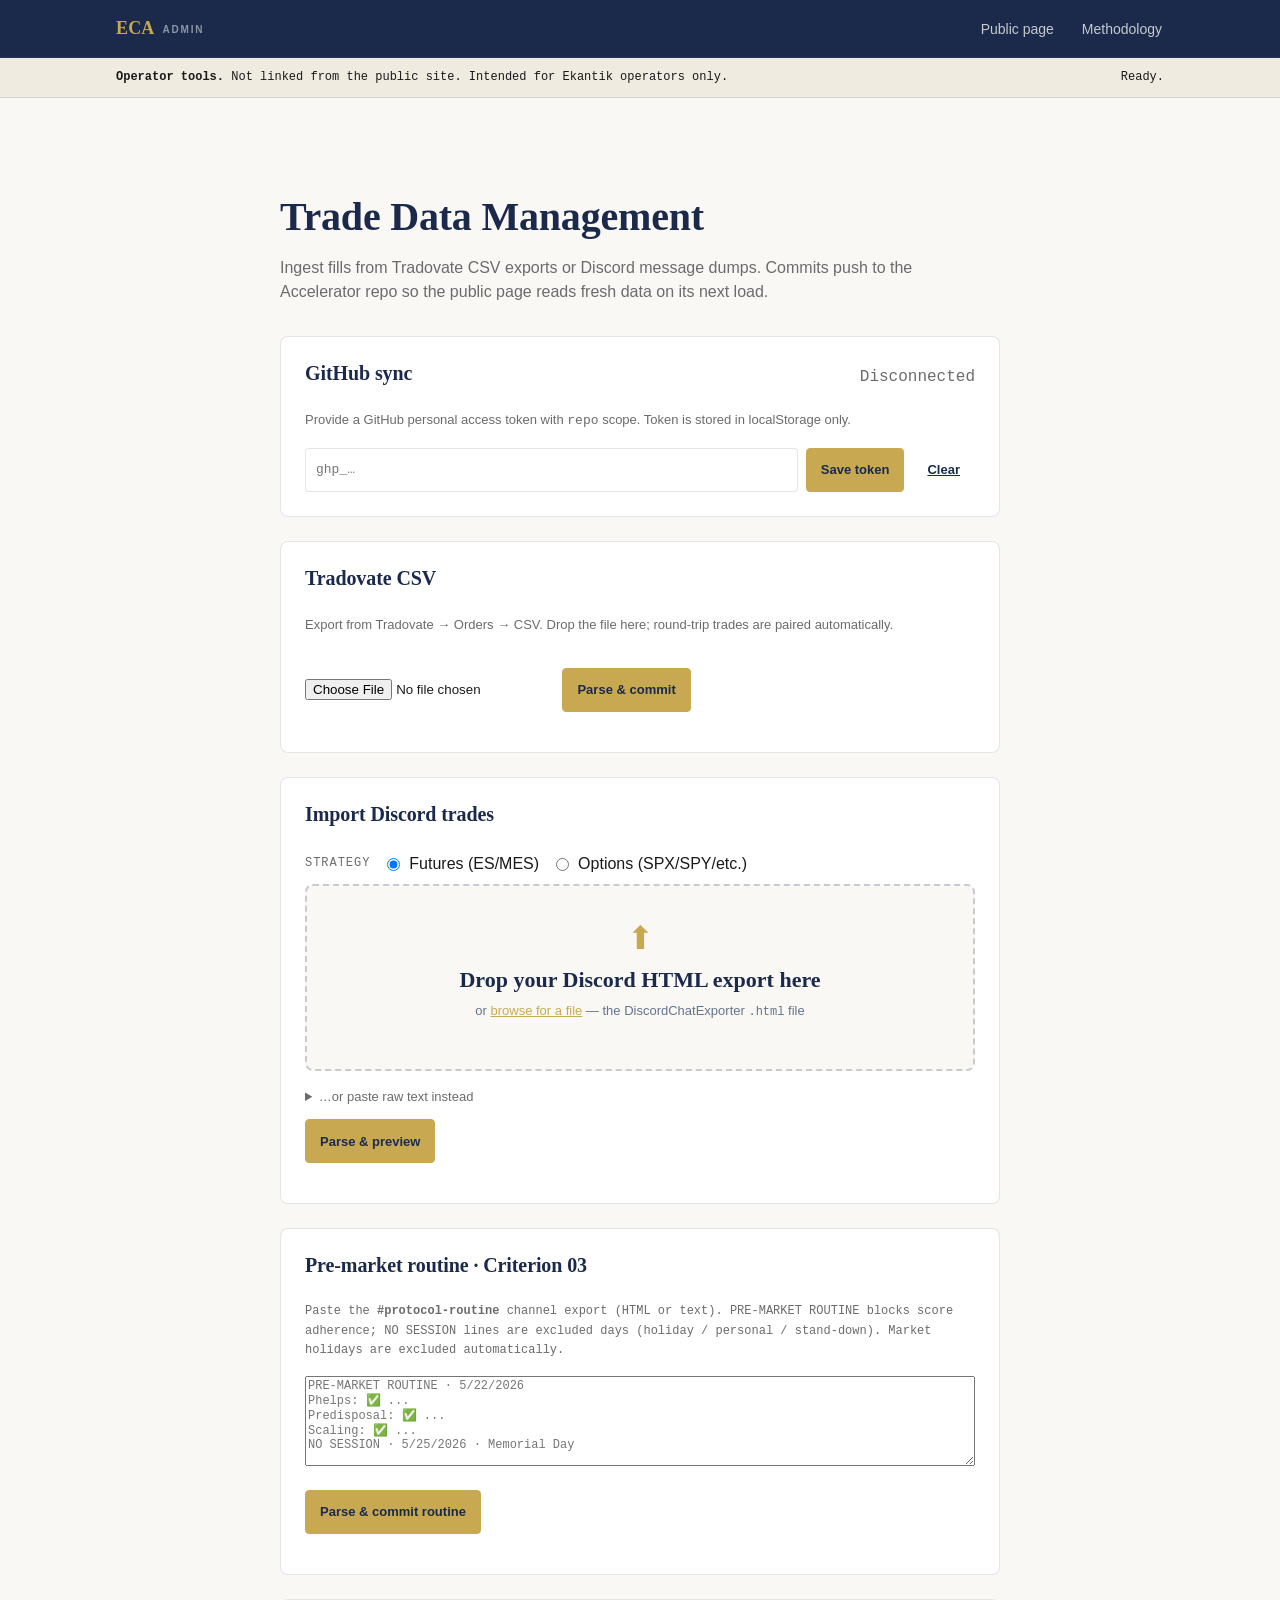
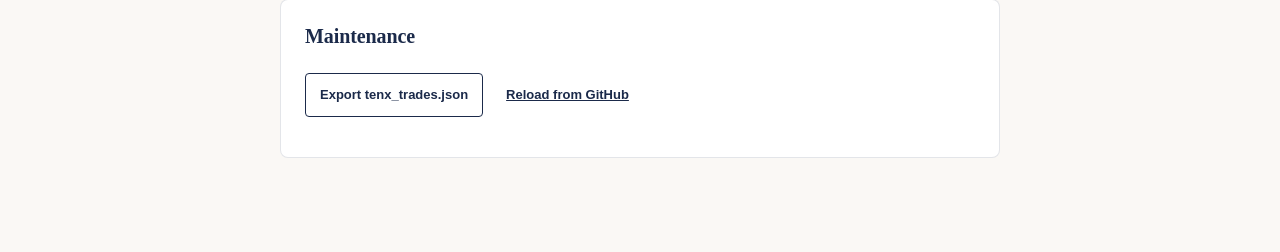
<file: admin.html>
<!DOCTYPE html>
<html lang="en">
<head>
    <meta charset="UTF-8">
    <meta name="viewport" content="width=device-width, initial-scale=1.0">
    <meta name="robots" content="noindex, nofollow">
    <!-- Best-effort cache hints so admin-side JS stays current. -->
    <meta http-equiv="Cache-Control" content="no-store, no-cache, must-revalidate">
    <meta http-equiv="Pragma" content="no-cache">
    <meta http-equiv="Expires" content="0">
    <title>Admin · Ekantik 10x — Operator Tools</title>
    <link rel="stylesheet" href="css/tokens.css">
    <link rel="stylesheet" href="css/layout.css">
    <link rel="stylesheet" href="css/components.css">
</head>
<body>
    <header class="nav">
        <div class="nav__inner">
            <a class="nav__brand" href="/">ECA<span class="nav__brand-sub">Admin</span></a>
            <ul class="nav__links">
                <li><a class="nav__link" href="/">Public page</a></li>
                <li><a class="nav__link" href="methodology.html">Methodology</a></li>
            </ul>
        </div>
    </header>

    <div class="trust-strip">
        <div class="trust-strip__inner">
            <span><strong>Operator tools.</strong> Not linked from the public site. Intended for Ekantik operators only.</span>
            <span class="mono" id="admin-status">Ready.</span>
        </div>
    </div>

    <section class="section section--cream">
        <div class="section__inner">
            <h2>Trade Data Management</h2>
            <p class="subhead">Ingest fills from Tradovate CSV exports or Discord message dumps. Commits push to the Accelerator repo so the public page reads fresh data on its next load.</p>

            <!-- GitHub auth -->
            <div class="card mt-3">
                <div class="card__header"><h3>GitHub sync</h3><span class="mono" id="gh-status">Disconnected</span></div>
                <p class="muted" style="font-size:13px">Provide a GitHub personal access token with <code>repo</code> scope. Token is stored in localStorage only.</p>
                <div style="display:flex;gap:8px;flex-wrap:wrap">
                    <input type="password" id="gh-token-input" placeholder="ghp_…" style="flex:1;min-width:260px;padding:10px;border:1px solid var(--divider);border-radius:var(--radius-sm);font-family:var(--font-mono);font-size:13px;background:var(--white)">
                    <button class="btn btn--primary btn--sm" type="button" id="gh-save">Save token</button>
                    <button class="btn btn--tertiary btn--sm" type="button" id="gh-clear">Clear</button>
                </div>
            </div>

            <!-- Tradovate CSV upload -->
            <div class="card mt-3">
                <div class="card__header"><h3>Tradovate CSV</h3></div>
                <p class="muted" style="font-size:13px">Export from Tradovate → Orders → CSV. Drop the file here; round-trip trades are paired automatically.</p>
                <input type="file" id="csv-file" accept=".csv">
                <button class="btn btn--primary btn--sm mt-2" type="button" id="csv-upload">Parse & commit</button>
                <div id="csv-result" class="mt-2 mono" style="font-size:13px"></div>
            </div>

            <!-- Discord import -->
            <div class="card mt-3">
                <div class="card__header"><h3>Import Discord trades</h3></div>
                <div style="display:flex;gap:12px;flex-wrap:wrap;align-items:center;margin-bottom:8px">
                    <span class="mono" style="font-size:12px;color:var(--muted);letter-spacing:.08em;text-transform:uppercase">Strategy</span>
                    <label style="display:inline-flex;gap:6px;align-items:center;cursor:pointer"><input type="radio" name="strategy" value="futures" checked> Futures (ES/MES)</label>
                    <label style="display:inline-flex;gap:6px;align-items:center;cursor:pointer"><input type="radio" name="strategy" value="options"> Options (SPX/SPY/etc.)</label>
                </div>

                <!-- Drag-and-drop zone -->
                <div id="drop-zone" class="drop-zone">
                    <input type="file" id="discord-html-file" accept=".html,.htm" class="drop-zone__input">
                    <div class="drop-zone__inner">
                        <div class="drop-zone__icon">⬆</div>
                        <p class="drop-zone__title">Drop your Discord HTML export here</p>
                        <p class="drop-zone__sub">or <span class="drop-zone__browse">browse for a file</span> &mdash; the DiscordChatExporter <code>.html</code> file</p>
                        <p class="drop-zone__file mono" id="drop-zone-file"></p>
                    </div>
                </div>

                <details class="mt-2" style="font-size:13px">
                    <summary style="cursor:pointer;color:var(--muted)">…or paste raw text instead</summary>
                    <p class="muted" style="font-size:13px;margin-top:8px"><span class="strategy-hint strategy-hint--futures">Paste Discord <code>#alerts</code> messages (<code>F##: s 6940</code> / <code>F##: +12.5</code>) or a Discord JSON export. Points-based.</span><span class="strategy-hint strategy-hint--options hide">Paste Discord <code>#options</code> alerts in the multi-line <code>ID: n / Ticker / Type / Strike / Expiry / Entry / Stop price / Default: -N points / ID n: +$$$</code> format. Dollar-based P&amp;L.</span></p>
                    <textarea id="discord-text" rows="6" style="width:100%;font-family:var(--font-mono);font-size:12px;padding:8px;border:1px solid var(--divider);border-radius:var(--radius-sm);background:var(--white)" placeholder="Paste Discord text here…"></textarea>
                </details>

                <div style="display:flex;gap:8px;flex-wrap:wrap;margin-top:12px">
                    <button class="btn btn--primary btn--sm" type="button" id="discord-preview">Parse &amp; preview</button>
                    <button class="btn btn--primary btn--sm hide" type="button" id="discord-commit">Commit <span id="commit-count"></span> trades</button>
                    <button class="btn btn--tertiary btn--sm hide" type="button" id="discord-cancel">Cancel</button>
                </div>
                <div id="discord-result" class="mt-2 mono" style="font-size:13px"></div>

                <!-- Preview table (hidden until parse) -->
                <div id="preview-wrap" class="hide mt-3">
                    <p class="mono" style="font-size:12px;color:var(--muted);letter-spacing:.06em;text-transform:uppercase">Preview &middot; review before committing</p>
                    <div id="preview-warnings"></div>
                    <div class="data-table__wrap data-table__wrap--scroll" style="max-height:340px">
                        <table class="data-table" style="font-size:12px">
                            <thead><tr><th>ID</th><th>Entry</th><th>Dir</th><th class="num">Entry px</th><th class="num">Pts</th><th class="num">$ P&amp;L</th><th>Size</th></tr></thead>
                            <tbody id="preview-body"></tbody>
                        </table>
                    </div>
                </div>
            </div>

            <!-- Pre-market routine (Criterion 03) -->
            <div class="card mt-3">
                <div class="card__header"><h3>Pre-market routine &middot; Criterion 03</h3></div>
                <p class="mono" style="font-size:12px;color:var(--muted)">Paste the <strong>#protocol-routine</strong> channel export (HTML or text). PRE-MARKET ROUTINE blocks score adherence; NO SESSION lines are excluded days (holiday / personal / stand-down). Market holidays are excluded automatically.</p>
                <textarea id="routine-input" rows="6" style="width:100%;box-sizing:border-box;font-family:monospace;font-size:12px" placeholder="PRE-MARKET ROUTINE &middot; 5/22/2026&#10;Phelps: ✅ ...&#10;Predisposal: ✅ ...&#10;Scaling: ✅ ...&#10;NO SESSION &middot; 5/25/2026 &middot; Memorial Day"></textarea>
                <button class="btn btn--primary btn--sm mt-2" type="button" id="routine-commit">Parse &amp; commit routine</button>
                <div id="routine-result" class="mt-2 mono" style="font-size:13px"></div>
            </div>

            <!-- Export / clear -->
            <div class="card mt-3">
                <div class="card__header"><h3>Maintenance</h3></div>
                <div style="display:flex;gap:8px;flex-wrap:wrap">
                    <button class="btn btn--secondary btn--sm" type="button" id="btn-export">Export tenx_trades.json</button>
                    <button class="btn btn--tertiary btn--sm" type="button" id="btn-reload">Reload from GitHub</button>
                </div>
                <div id="maint-result" class="mt-2 mono" style="font-size:13px"></div>
            </div>
        </div>
    </section>

    <!-- Dynamic cache-buster so the operator never commits with stale JS.
         document.write is fine here (runs during parse, synchronous). -->
    <script>
      (function() {
        var v = Date.now();
        document.write('<script src="js/parser.js?v=' + v + '"><\/script>');
      })();
    </script>
    <script>
    (function(){
        const $ = id => document.getElementById(id);
        const status = (msg) => { $('admin-status').textContent = msg; };

        function updateGHIndicator() {
            const t = localStorage.getItem('gh-token') || '';
            $('gh-status').textContent = t ? `Connected · ${t.slice(0,7)}…` : 'Disconnected';
            $('gh-status').style.color = t ? 'var(--pass)' : 'var(--muted)';
        }
        updateGHIndicator();

        $('gh-save').addEventListener('click', () => {
            const t = $('gh-token-input').value.trim();
            if (!t) return;
            localStorage.setItem('gh-token', t);
            $('gh-token-input').value = '';
            updateGHIndicator();
            status('Token saved.');
        });
        $('gh-clear').addEventListener('click', () => {
            localStorage.removeItem('gh-token'); updateGHIndicator(); status('Token cleared.');
        });

        $('csv-upload').addEventListener('click', async () => {
            const file = $('csv-file').files[0];
            if (!file) { $('csv-result').textContent = 'Choose a CSV first.'; return; }
            try {
                const text = await file.text();
                const trades = parseTradovateCSV(text);
                $('csv-result').textContent = `Parsed ${trades.length} round-trip trades. Committing…`;
                const batchId = 'tenx-' + Date.now();
                await DB.saveTrades('tenx_trades', trades, batchId);
                $('csv-result').textContent = `Committed ${trades.length} trades as batch ${batchId}.`;
                $('csv-result').style.color = 'var(--pass)';
            } catch (e) {
                $('csv-result').textContent = 'Error: ' + e.message;
                $('csv-result').style.color = 'var(--fail)';
            }
        });

        // Strategy radio → toggle inline hint
        function currentStrategy() {
            const sel = document.querySelector('input[name="strategy"]:checked');
            return sel ? sel.value : 'futures';
        }
        function updateStrategyHint() {
            const s = currentStrategy();
            document.querySelectorAll('.strategy-hint').forEach(el => el.classList.add('hide'));
            const show = document.querySelector(`.strategy-hint--${s}`);
            if (show) show.classList.remove('hide');
        }
        document.querySelectorAll('input[name="strategy"]').forEach(r => r.addEventListener('change', updateStrategyHint));
        updateStrategyHint();

        // Commit options trades directly (snake_case from parser), bypassing
        // DB.saveTrades' futures-specific mapper. Uses the same read-merge-write
        // retry loop: each attempt re-reads to avoid clobbering concurrent commits.
        async function commitOptionsTrades(tableName, newTrades, batchId) {
            const keyOf = r => `${r.trade_num || ''}|${r.entry_time || ''}|${r.dollar_pl || 0}`;
            const isShaConflict = (e) =>
                e.status === 409 || e.status === 422 ||
                (e.message && /does not match|sha|conflict/i.test(e.message));

            // Read via the Contents API (strong consistency) instead of raw.github
            // (which has ~5-minute CDN cache and was making back-to-back commits
            // overwrite each other because each saw a stale 'existing' array).
            async function readContentsFresh(table) {
                const token = localStorage.getItem('gh-token') || '';
                const apiUrl = `https://api.github.com/repos/${DB.OWNER}/${DB.REPO}/contents/data/${table}.json?ref=${DB.BRANCH}&_=${Date.now()}`;
                const res = await fetch(apiUrl, {
                    headers: token ? { Authorization: `token ${token}`, Accept: 'application/vnd.github.v3+json' }
                                   : { Accept: 'application/vnd.github.v3+json' },
                    cache: 'no-store'
                });
                if (res.status === 404) return [];
                if (!res.ok) throw new Error(`Contents fetch failed: ${res.status}`);
                const json = await res.json();
                const text = decodeURIComponent(escape(atob(json.content.replace(/\n/g, ''))));
                const data = JSON.parse(text);
                return Array.isArray(data) ? data : [];
            }

            for (let i = 0; i < 4; i++) {
                const existing = await readContentsFresh(tableName);
                const have = new Set(existing.map(keyOf));
                const deduped = newTrades
                    .filter(t => !have.has(keyOf(t)))
                    .map(t => Object.assign({}, t, { upload_batch: batchId }));
                if (deduped.length === 0) return 0;

                try {
                    await DB._write(tableName, [...existing, ...deduped],
                        `Options: +${deduped.length} trades [${batchId}]`);
                    return deduped.length;
                } catch (e) {
                    if (isShaConflict(e) && i < 3) {
                        console.warn(`[admin] options commit retry ${i + 1}/4:`, e.message);
                        await new Promise(r => setTimeout(r, 250 * (i + 1)));
                        continue;
                    }
                    throw e;
                }
            }
            return 0;
        }

        function readFileAsText(file) {
            return new Promise((res, rej) => {
                const r = new FileReader();
                r.onload = e => res(e.target.result);
                r.onerror = rej;
                r.readAsText(file);
            });
        }

        // ── Drag-and-drop zone wiring ──
        const dropZone = $('drop-zone');
        const fileInput = $('discord-html-file');
        function showFileName() {
            const f = fileInput.files[0];
            $('drop-zone-file').textContent = f ? ('✓ ' + f.name) : '';
        }
        fileInput.addEventListener('change', showFileName);
        ['dragenter','dragover'].forEach(ev => dropZone.addEventListener(ev, e => {
            e.preventDefault(); e.stopPropagation(); dropZone.classList.add('drop-zone--over');
        }));
        ['dragleave','drop'].forEach(ev => dropZone.addEventListener(ev, e => {
            e.preventDefault(); e.stopPropagation(); dropZone.classList.remove('drop-zone--over');
        }));
        dropZone.addEventListener('drop', e => {
            const f = e.dataTransfer.files[0];
            if (f) { fileInput.files = e.dataTransfer.files; showFileName(); }
        });

        // ── Parse → preview → commit flow ──
        let parsedTrades = null;          // holds the parsed-but-not-committed set
        let parsedStrategy = 'futures';

        function setResult(msg, color) {
            $('discord-result').innerHTML = msg;
            $('discord-result').style.color = color || 'var(--muted)';
        }
        function resetPreview() {
            parsedTrades = null;
            $('preview-wrap').classList.add('hide');
            $('discord-commit').classList.add('hide');
            $('discord-cancel').classList.add('hide');
        }

        // Flag rows that look suspicious so the operator can catch them
        // BEFORE committing (price-as-points garbage, MES sizing mismatch).
        function auditRows(trades, strategy) {
            const warns = [];
            trades.forEach(t => {
                const pts = t.pointsPL != null ? t.pointsPL : t.points_pl;
                const pl  = t.dollarPL != null ? t.dollarPL : t.dollar_pl;
                const mes = t.mesCount != null ? t.mesCount : t.mes_count;
                const id  = t.tradeNum || t.trade_num || '?';
                if (pts != null && Math.abs(pts) > 500) warns.push(`${id}: ${pts} points looks like a price, not a P&L — likely garbage.`);
                // Parser self-consistency: scaled pts × $50/pt should equal scaled $ P&L
                // regardless of sizing (because both are scaled by sizeFraction). Catches
                // real math errors; never false-positives on MES vs ES sizing.
                if (pts != null && pl != null && Math.abs(pl - pts * 50) > 0.51) {
                    warns.push(`${id}: pts × $50 = $${(pts * 50).toFixed(2)} but P&L = $${pl}. Math inconsistent — parser bug or hand-edit error.`);
                }
            });
            return warns;
        }

        function renderPreview(trades, strategy) {
            const body = $('preview-body');
            if (strategy === 'options') {
                $('preview-wrap').querySelector('thead').innerHTML =
                    '<tr><th>ID</th><th>Ticker</th><th>Type</th><th class="num">Strike</th><th class="num">$ P&amp;L</th></tr>';
                body.innerHTML = trades.map(t => `<tr><td class="mono">${t.tradeNum||t.trade_num||'—'}</td><td>${t.ticker||'—'}</td><td>${t.optionType||t.option_type||'—'}</td><td class="num mono">${t.strike||'—'}</td><td class="num mono">${(t.dollarPL!=null?t.dollarPL:t.dollar_pl)}</td></tr>`).join('');
            } else {
                body.innerHTML = trades.map(t => {
                    const pl = t.dollarPL != null ? t.dollarPL : t.dollar_pl;
                    const pts = t.pointsPL != null ? t.pointsPL : t.points_pl;
                    return `<tr><td class="mono">${t.tradeNum||t.trade_num||'—'}</td><td class="mono" style="font-size:11px">${t.datetime||t.entry_time||'—'}</td><td>${t.direction||'—'}</td><td class="num mono">${t.entryPrice!=null?t.entryPrice:(t.entry_price||'—')}</td><td class="num mono">${pts!=null?(pts>0?'+':'')+pts:'—'}</td><td class="num mono" style="color:${pl>=0?'var(--pass)':'var(--fail)'}">${pl>=0?'+$':'−$'}${Math.abs(pl)}</td><td>${t.positionSize||t.position_size||'full'}</td></tr>`;
                }).join('');
            }
            const warns = auditRows(trades, strategy);
            $('preview-warnings').innerHTML = warns.length
                ? `<div class="preview-warn">⚠ ${warns.length} row${warns.length>1?'s':''} flagged:<ul>${warns.map(w=>`<li>${w}</li>`).join('')}</ul>Review carefully — fix the source export or cancel and correct manually.</div>`
                : `<div class="preview-ok">✓ No anomalies detected.</div>`;
            $('preview-wrap').classList.remove('hide');
        }

        $('discord-preview').addEventListener('click', async () => {
            resetPreview();
            const htmlFile = fileInput.files[0];
            let text = $('discord-text').value.trim();
            let inputIsHTML = false;
            if (htmlFile) {
                try { text = await readFileAsText(htmlFile); inputIsHTML = true; }
                catch (e) { setResult('Error reading HTML file: ' + e.message, 'var(--fail)'); return; }
            } else if (looksLikeDiscordHTML(text)) { inputIsHTML = true; }
            if (!text) { setResult('Drop an HTML export or paste text first.', 'var(--fail)'); return; }

            parsedStrategy = currentStrategy();
            try {
                let trades;
                if (parsedStrategy === 'options') {
                    trades = inputIsHTML ? parseDiscordOptionsHTML(text) : parseDiscordOptionsText(text);
                } else if (inputIsHTML) {
                    trades = parseDiscordTradeHTML(text);
                } else {
                    try { const j = JSON.parse(text); trades = Array.isArray(j) ? parseDiscordJSON(j) : parseDiscordTradeText(text); }
                    catch (e) { trades = parseDiscordTradeText(text); }
                }
                if (!trades || trades.length === 0) {
                    setResult('No trades detected. Check the file/format.', 'var(--fail)');
                    return;
                }
                parsedTrades = trades;
                renderPreview(trades, parsedStrategy);
                $('commit-count').textContent = trades.length;
                $('discord-commit').classList.remove('hide');
                $('discord-cancel').classList.remove('hide');
                setResult(`Parsed <strong>${trades.length}</strong> trades${inputIsHTML ? ' from HTML' : ''}. Review the preview below, then commit.`, 'var(--navy)');
            } catch (e) {
                setResult('Parse error: ' + e.message, 'var(--fail)');
            }
        });

        $('discord-cancel').addEventListener('click', () => {
            resetPreview();
            setResult('Cancelled. Nothing committed.', 'var(--muted)');
        });

        $('discord-commit').addEventListener('click', async () => {
            if (!parsedTrades) return;
            $('discord-commit').disabled = true;
            try {
                if (parsedStrategy === 'options') {
                    const batchId = 'opt-' + Date.now();
                    const added = await commitOptionsTrades('options_trades', parsedTrades, batchId);
                    setResult(`Committed ${added}/${parsedTrades.length} options trades as batch ${batchId} (dupes skipped).`, 'var(--pass)');
                } else {
                    const batchId = 'discord-' + Date.now();
                    const res = await DB.saveTrades('tenx_trades', parsedTrades, batchId);
                    const added = res ? res.added : parsedTrades.length;
                    const dupes = res && res.skipped ? ` · ${res.skipped} already saved (skipped)` : '';
                    const renum = res && res.renumbered && res.renumbered.length
                        ? ` · IDs auto-assigned: ${res.renumbered.map(r => `${r.from} → <strong>${r.to}</strong>`).join(', ')}`
                        : '';
                    setResult(`✓ Committed ${added}/${parsedTrades.length} trades as batch ${batchId}${dupes}${renum}.`, 'var(--pass)');
                }
                resetPreview();
                fileInput.value = ''; showFileName();
                $('discord-text').value = '';
            } catch (e) {
                setResult('Commit error: ' + e.message, 'var(--fail)');
            } finally {
                $('discord-commit').disabled = false;
            }
        });

        $('btn-export').addEventListener('click', async () => {
            try {
                const data = await DB.loadTrades('tenx_trades');
                const blob = new Blob([JSON.stringify(data, null, 2)], { type: 'application/json' });
                const a = document.createElement('a');
                a.href = URL.createObjectURL(blob);
                a.download = `tenx_trades-${new Date().toISOString().slice(0,10)}.json`;
                document.body.appendChild(a); a.click(); document.body.removeChild(a);
                $('maint-result').textContent = `Exported ${data.length} trades.`;
            } catch (e) { $('maint-result').textContent = 'Error: ' + e.message; }
        });

        $('btn-reload').addEventListener('click', async () => {
            try {
                const data = await DB.loadTrades('tenx_trades');
                $('maint-result').textContent = `GitHub has ${data.length} trades.`;
            } catch (e) { $('maint-result').textContent = 'Error: ' + e.message; }
        });

        // Pre-market routine → daily-routine.json (upsert by date).
        $('routine-commit').addEventListener('click', async () => {
            const res = $('routine-result');
            try {
                const text = ($('routine-input').value || '').trim();
                if (!text) { res.textContent = 'Paste a routine export first.'; return; }
                const parsed = parseRoutineText(text);
                if (!parsed.length) { res.textContent = 'No PRE-MARKET ROUTINE blocks or NO SESSION markers found.'; return; }
                let existing = [];
                try { existing = await DB._read('daily-routine'); } catch (e) { existing = []; }
                if (!Array.isArray(existing)) existing = [];
                const byDate = {};
                existing.forEach(r => { if (r && r.date) byDate[r.date] = r; });
                parsed.forEach(r => { byDate[r.date] = r; });          // upsert: re-posting a date overwrites
                const merged = Object.values(byDate).sort((a, b) => (a.date < b.date ? -1 : 1));
                await DB._write('daily-routine', merged,
                    `Routine: +${parsed.length} day(s) [${new Date().toISOString().slice(0, 10)}]`);
                const comp = parsed.filter(r => r.complete).length;
                const exc  = parsed.filter(r => r.excluded).length;
                const miss = parsed.length - comp - exc;
                res.textContent = `Committed ${parsed.length} day(s): ${comp} complete, ${miss} incomplete, ${exc} excluded. Total on file: ${merged.length}.`;
                $('routine-input').value = '';
            } catch (e) { res.textContent = 'Error: ' + e.message; }
        });
    })();
    </script>
</body>
</html>
</file>
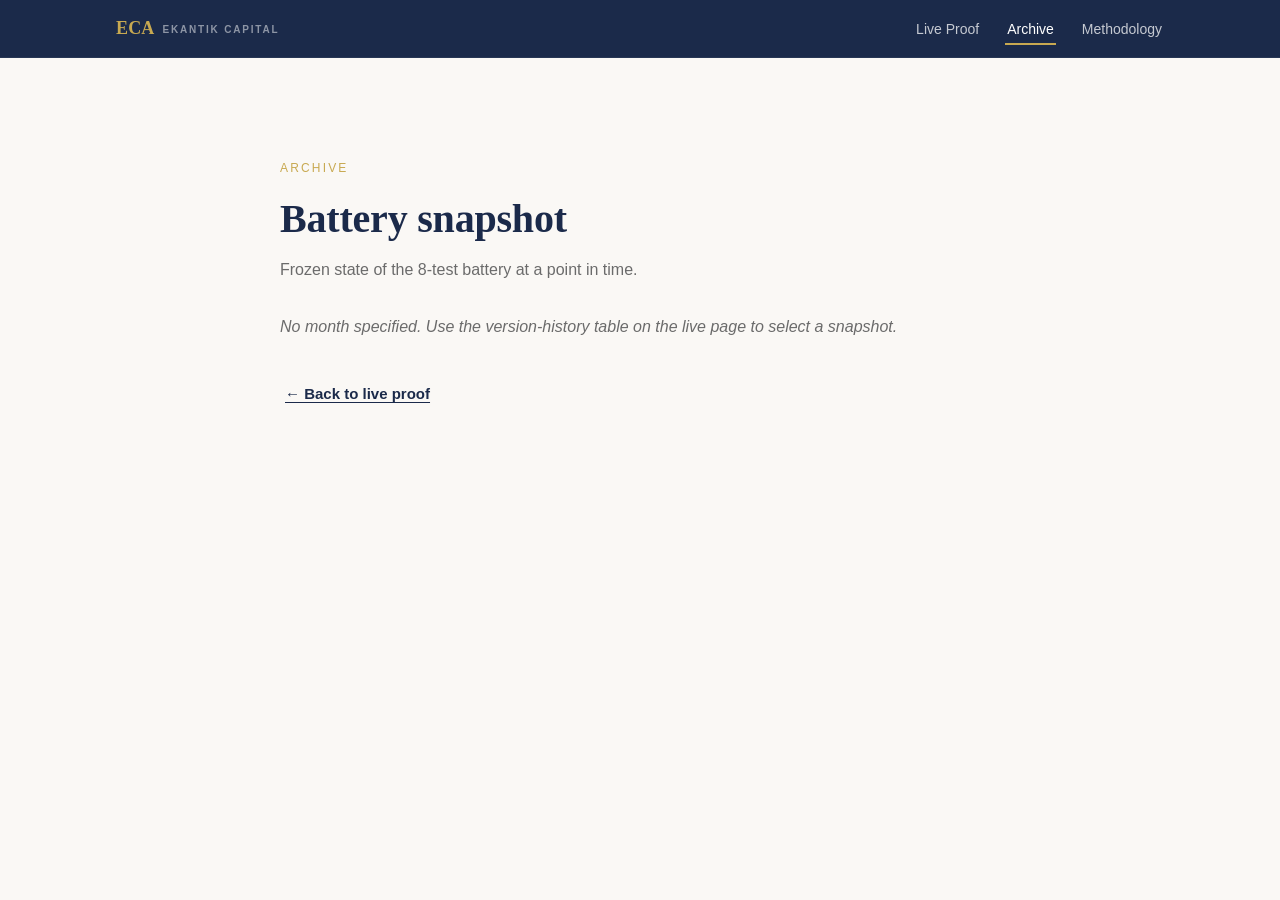
<file: archive.html>
<!DOCTYPE html>
<html lang="en">
<head>
    <meta charset="UTF-8">
    <meta name="viewport" content="width=device-width, initial-scale=1.0">
    <title>Battery Archive · Ekantik 10x</title>
    <link rel="stylesheet" href="css/tokens.css">
    <link rel="stylesheet" href="css/layout.css">
    <link rel="stylesheet" href="css/components.css">
</head>
<body>
    <header class="nav">
        <div class="nav__inner">
            <a class="nav__brand" href="/">ECA<span class="nav__brand-sub">Ekantik Capital</span></a>
            <ul class="nav__links" id="nav-links">
                <li><a class="nav__link" href="/">Live Proof</a></li>
                <li><a class="nav__link nav__link--active" aria-current="page">Archive</a></li>
                <li><a class="nav__link" href="methodology.html">Methodology</a></li>
            </ul>
        </div>
    </header>

    <section class="section section--cream">
        <div class="section__inner">
            <span class="eyebrow">Archive</span>
            <h2 id="archive-title">Battery snapshot</h2>
            <p class="subhead" id="archive-sub">Frozen state of the 8-test battery at a point in time.</p>
            <div id="archive-body">Loading…</div>
            <p class="mt-4"><a class="btn btn--tertiary" href="/">← Back to live proof</a></p>
        </div>
    </section>

    <script src="js/battery.js"></script>
    <script src="js/battery-ui.js"></script>
    <script>
    (function(){
        const params = new URLSearchParams(location.search);
        const month = params.get('m');
        const titleEl = document.getElementById('archive-title');
        const subEl = document.getElementById('archive-sub');
        const bodyEl = document.getElementById('archive-body');

        if (!month) {
            bodyEl.innerHTML = '<p class="muted italic">No month specified. Use the version-history table on the live page to select a snapshot.</p>';
            return;
        }
        titleEl.textContent = `Battery snapshot — ${month}`;
        fetch('data/archive/' + month + '.json').then(r => {
            if (!r.ok) throw new Error('Snapshot not found.');
            return r.json();
        }).then(snapshot => {
            subEl.textContent = `Sample: ${snapshot.meta.sampleSize} trades · Computed ${new Date(snapshot.meta.computedAt).toLocaleString()}.`;
            bodyEl.innerHTML = '<div id="archive-table"></div><div class="glossary"><h3 class="glossary__title">Glossary</h3><div id="archive-glossary"></div></div>';
            Ekantik.BatteryUI.renderTable(document.getElementById('archive-table'), snapshot);
            Ekantik.BatteryUI.renderGlossary(document.getElementById('archive-glossary'), snapshot);
        }).catch(e => {
            bodyEl.innerHTML = `<p style="color:var(--fail)">Error: ${e.message}</p>`;
        });
    })();
    </script>
</body>
</html>
</file>
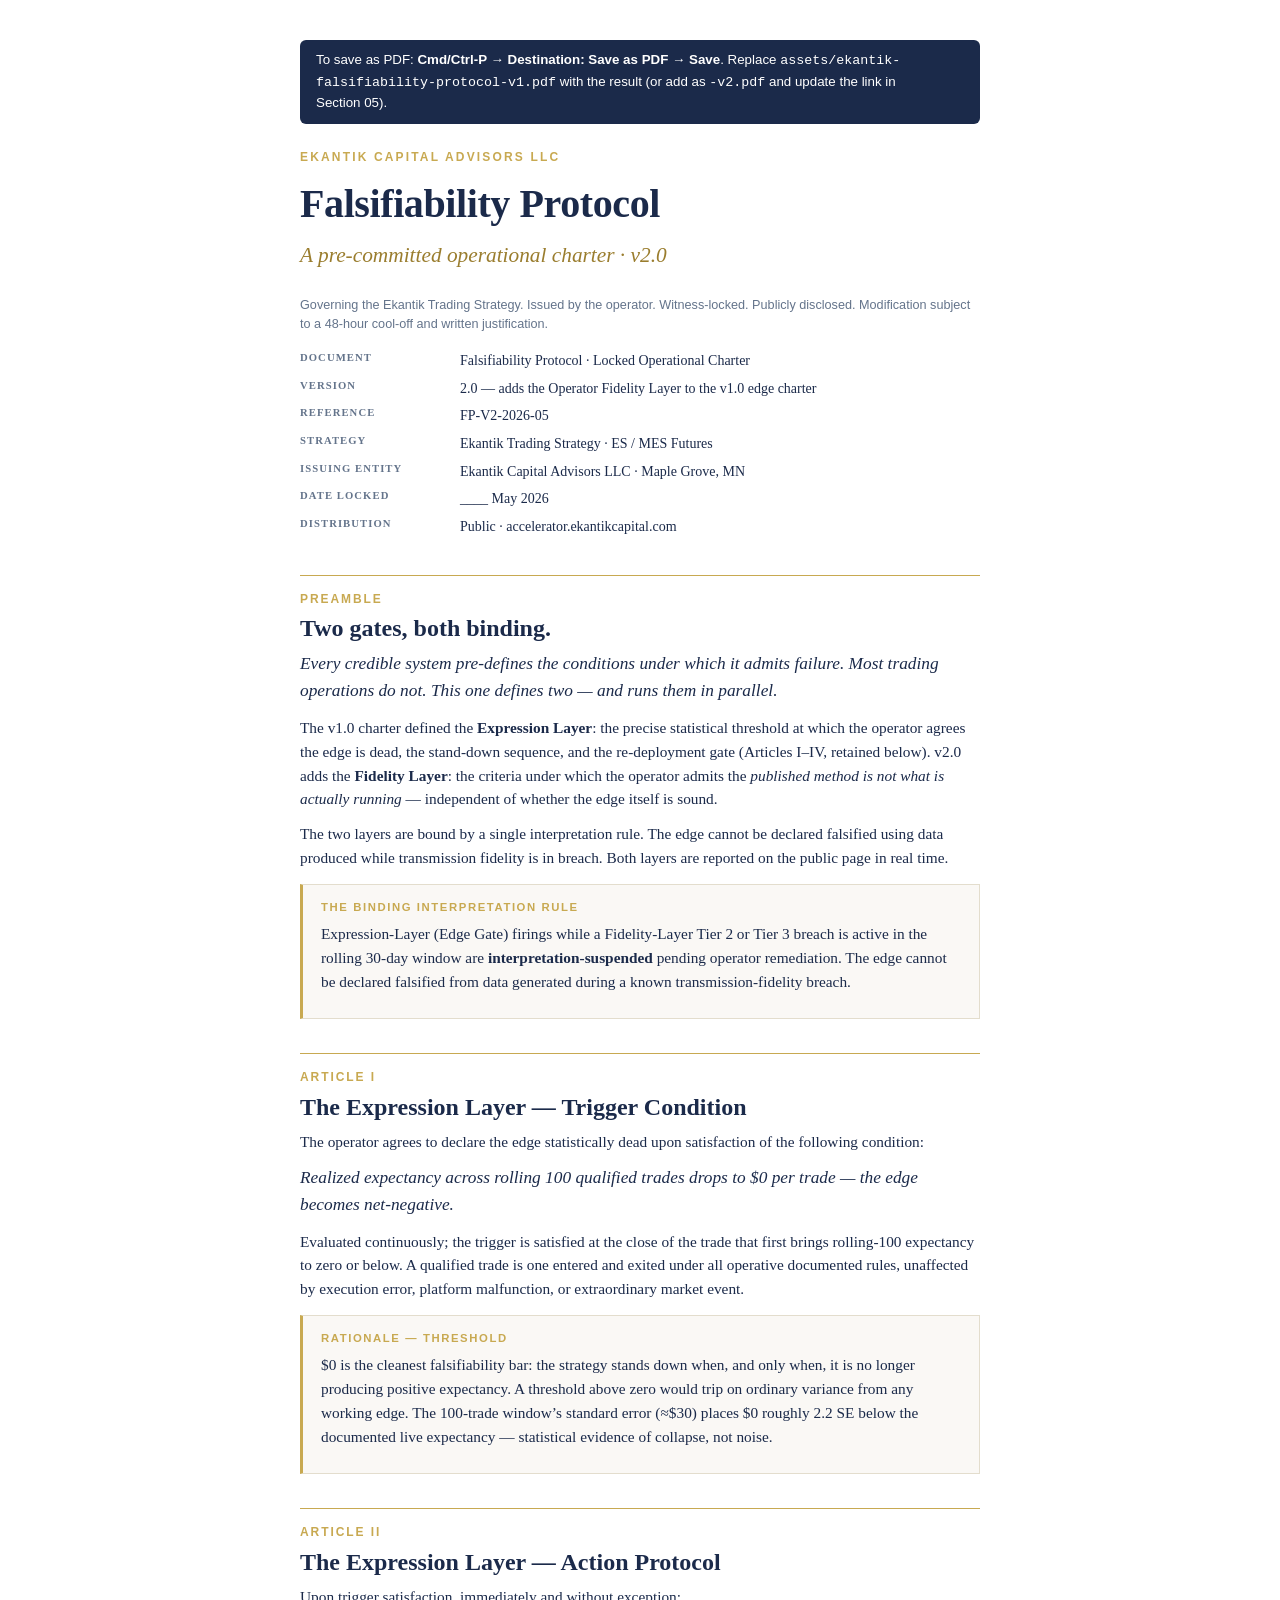
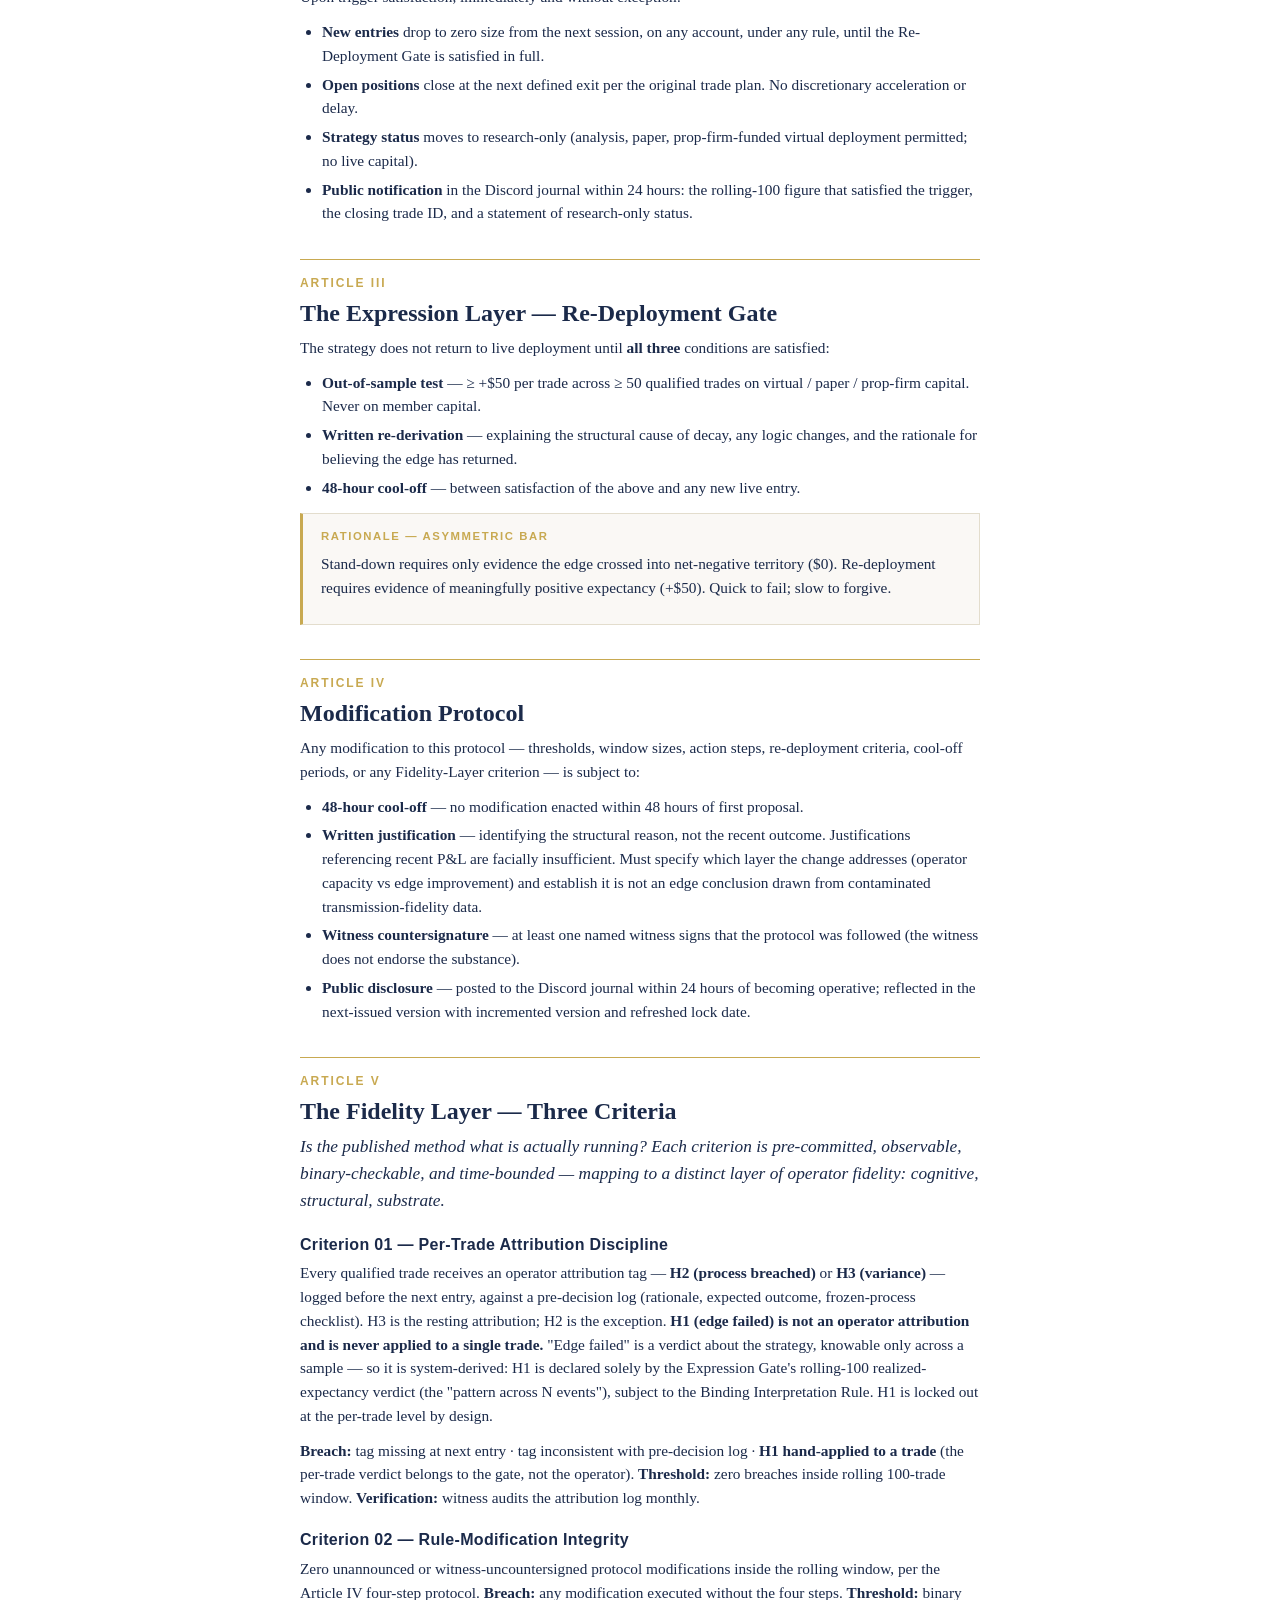
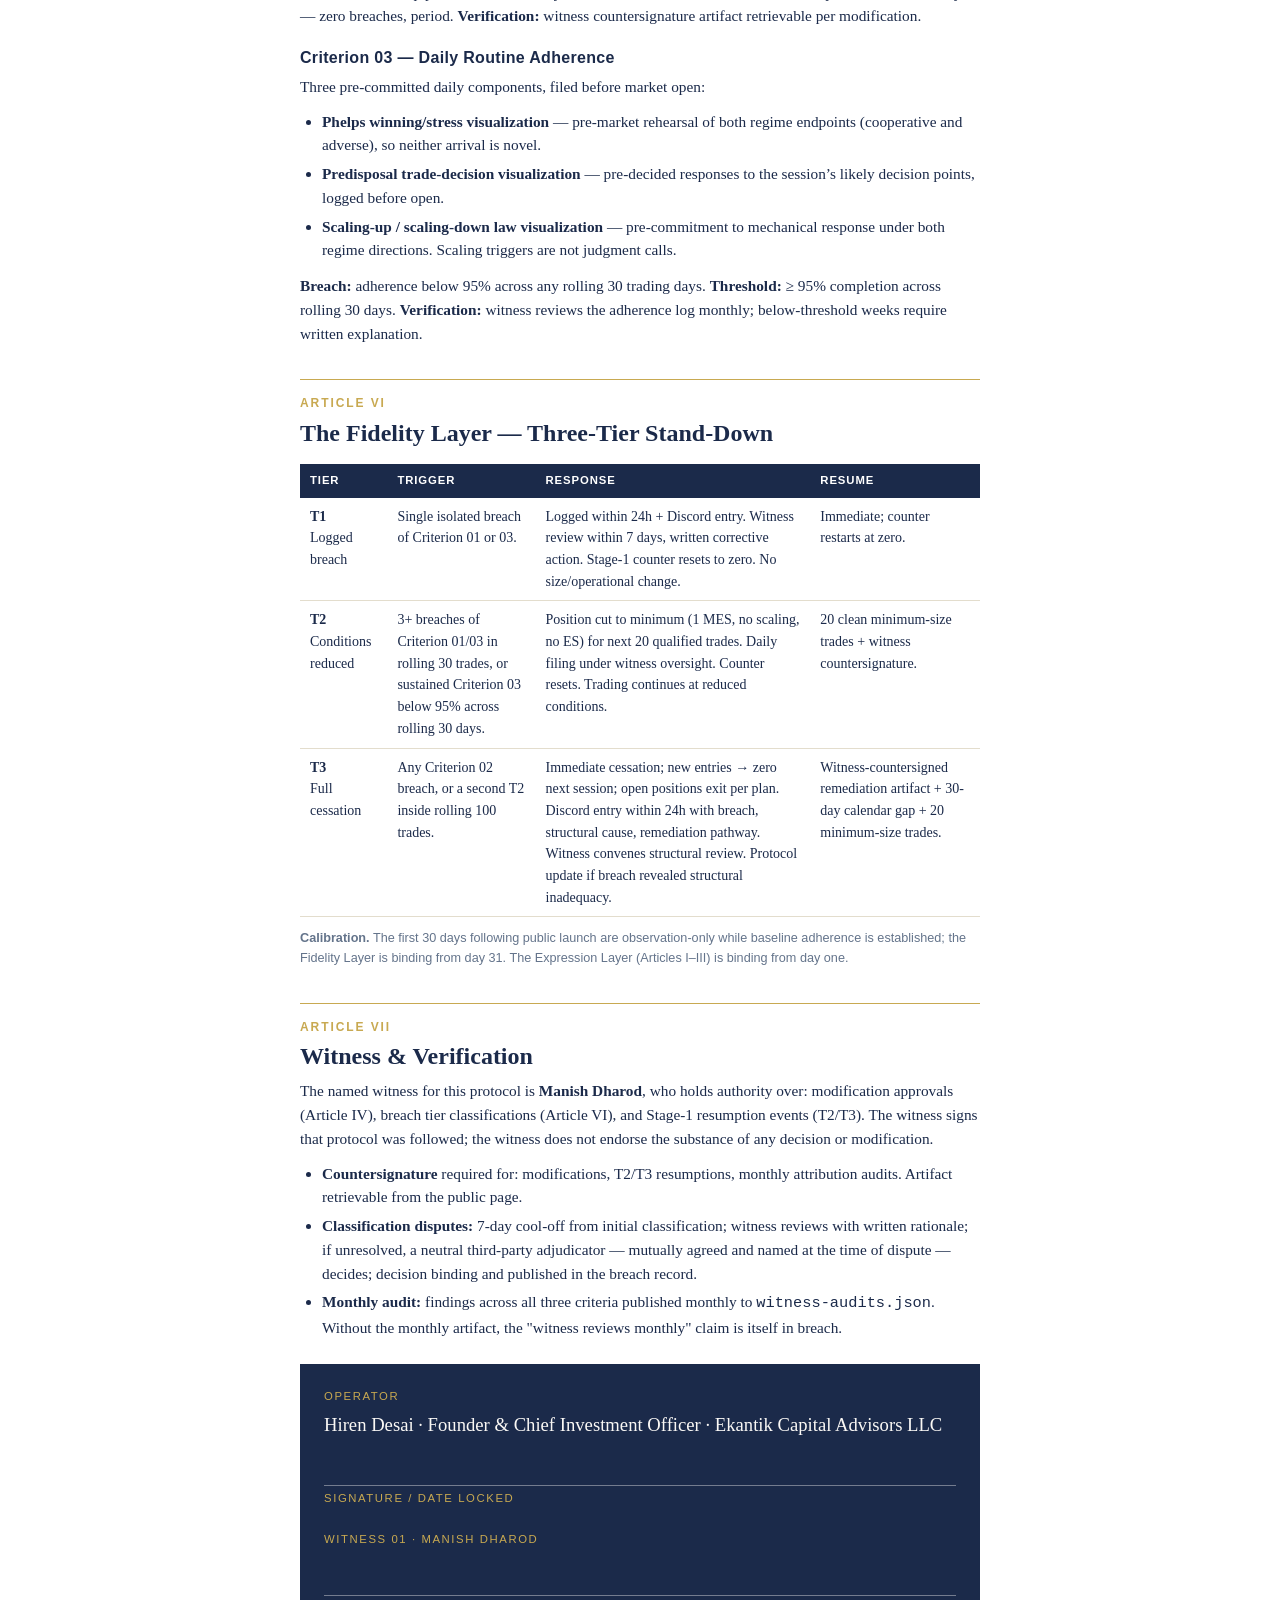
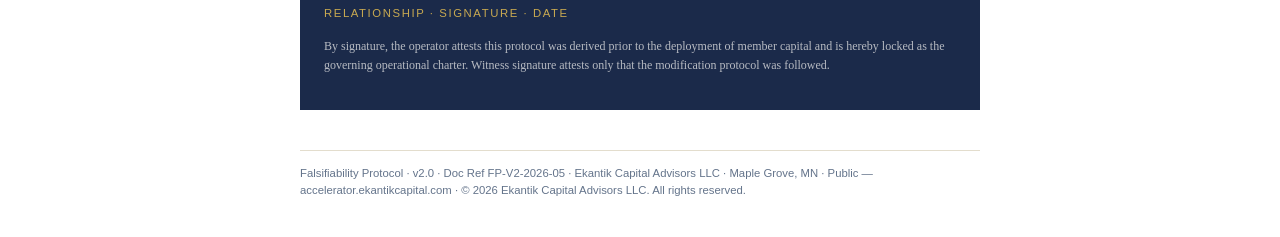
<file: falsifiability-protocol-v2.html>
<!DOCTYPE html>
<html lang="en">
<head>
<meta charset="UTF-8">
<title>Falsifiability Protocol v2.0 · Ekantik Capital Advisors</title>
<style>
  @page { size: letter; margin: 22mm 20mm; }
  * { box-sizing: border-box; }
  body { font-family: Georgia, 'Times New Roman', serif; color: #1B2A4A; line-height: 1.55; font-size: 11.5pt; margin: 0; padding: 40px; max-width: 760px; margin: 0 auto; }
  .gold { color: #9a7d2e; }
  .eyebrow { font-family: 'Helvetica Neue', Arial, sans-serif; font-size: 9pt; letter-spacing: 0.18em; text-transform: uppercase; color: #C8A951; font-weight: 700; }
  h1 { font-size: 30pt; font-weight: 600; letter-spacing: -0.01em; margin: 6px 0 4px; }
  h1 + .sub { font-style: italic; font-size: 16pt; color: #9a7d2e; margin: 0 0 24px; }
  h2 { font-size: 18pt; font-weight: 600; margin: 34px 0 4px; border-top: 1px solid #C8A951; padding-top: 14px; page-break-after: avoid; }
  h2 .art { font-family: 'Helvetica Neue', Arial, sans-serif; font-size: 9pt; letter-spacing: 0.16em; text-transform: uppercase; color: #C8A951; display: block; font-weight: 700; margin-bottom: 2px; }
  h3 { font-size: 12pt; font-weight: 700; margin: 18px 0 4px; font-family: 'Helvetica Neue', Arial, sans-serif; letter-spacing: 0.02em; page-break-after: avoid; }
  p { margin: 0 0 11px; }
  .lead { font-style: italic; font-size: 13pt; color: #1B2A4A; }
  ul { margin: 0 0 12px; padding-left: 22px; }
  li { margin-bottom: 5px; }
  .box { background: #FAF8F5; border: 1px solid #e3ddcd; border-left: 3px solid #C8A951; padding: 14px 18px; margin: 14px 0; page-break-inside: avoid; }
  .box .label { font-family: 'Helvetica Neue', Arial, sans-serif; font-size: 8.5pt; letter-spacing: 0.14em; text-transform: uppercase; color: #C8A951; font-weight: 700; margin-bottom: 6px; }
  table { width: 100%; border-collapse: collapse; margin: 12px 0; font-size: 10.5pt; page-break-inside: avoid; }
  th { background: #1B2A4A; color: #fff; text-align: left; padding: 8px 10px; font-family: 'Helvetica Neue', Arial, sans-serif; font-size: 8.5pt; letter-spacing: 0.08em; text-transform: uppercase; }
  td { padding: 8px 10px; border-bottom: 1px solid #e3ddcd; vertical-align: top; }
  .meta { font-family: 'Helvetica Neue', Arial, sans-serif; font-size: 9.5pt; color: #64748B; }
  .meta-table td { border: none; padding: 3px 0; }
  .meta-table td:first-child { font-weight: 700; letter-spacing: 0.1em; text-transform: uppercase; font-size: 8pt; color: #64748B; width: 160px; }
  .sig { background: #1B2A4A; color: #FAF8F5; padding: 24px; margin: 24px 0; page-break-inside: avoid; }
  .sig .label { font-family: 'Helvetica Neue', Arial, sans-serif; font-size: 8.5pt; letter-spacing: 0.14em; text-transform: uppercase; color: #C8A951; }
  .sig-line { border-bottom: 1px solid rgba(250,248,245,0.4); margin: 18px 0 4px; min-height: 28px; }
  footer { margin-top: 40px; padding-top: 14px; border-top: 1px solid #e3ddcd; font-family: 'Helvetica Neue', Arial, sans-serif; font-size: 8.5pt; color: #64748B; }
  .pagebreak { page-break-before: always; }
  @media print { body { padding: 0; } .noprint { display: none; } }
  .noprint { background: #1B2A4A; color: #fff; padding: 10px 16px; border-radius: 6px; font-family: 'Helvetica Neue', Arial, sans-serif; font-size: 10pt; margin-bottom: 24px; }
</style>
</head>
<body>

<div class="noprint">To save as PDF: <strong>Cmd/Ctrl-P → Destination: Save as PDF → Save</strong>. Replace <code>assets/ekantik-falsifiability-protocol-v1.pdf</code> with the result (or add as <code>-v2.pdf</code> and update the link in Section&nbsp;05).</div>

<div class="eyebrow">Ekantik Capital Advisors LLC</div>
<h1>Falsifiability Protocol</h1>
<p class="sub">A pre-committed operational charter · v2.0</p>
<p class="meta">Governing the Ekantik Trading Strategy. Issued by the operator. Witness-locked. Publicly disclosed. Modification subject to a 48-hour cool-off and written justification.</p>

<table class="meta-table">
  <tr><td>Document</td><td>Falsifiability Protocol · Locked Operational Charter</td></tr>
  <tr><td>Version</td><td>2.0 — adds the Operator Fidelity Layer to the v1.0 edge charter</td></tr>
  <tr><td>Reference</td><td>FP-V2-2026-05</td></tr>
  <tr><td>Strategy</td><td>Ekantik Trading Strategy · ES / MES Futures</td></tr>
  <tr><td>Issuing entity</td><td>Ekantik Capital Advisors LLC · Maple Grove, MN</td></tr>
  <tr><td>Date locked</td><td>____ May 2026</td></tr>
  <tr><td>Distribution</td><td>Public · accelerator.ekantikcapital.com</td></tr>
</table>

<h2><span class="art">Preamble</span>Two gates, both binding.</h2>
<p class="lead">Every credible system pre-defines the conditions under which it admits failure. Most trading operations do not. This one defines two — and runs them in parallel.</p>
<p>The v1.0 charter defined the <strong>Expression Layer</strong>: the precise statistical threshold at which the operator agrees the edge is dead, the stand-down sequence, and the re-deployment gate (Articles I–IV, retained below). v2.0 adds the <strong>Fidelity Layer</strong>: the criteria under which the operator admits the <em>published method is not what is actually running</em> — independent of whether the edge itself is sound.</p>
<p>The two layers are bound by a single interpretation rule. The edge cannot be declared falsified using data produced while transmission fidelity is in breach. Both layers are reported on the public page in real time.</p>

<div class="box">
  <div class="label">The Binding Interpretation Rule</div>
  <p>Expression-Layer (Edge Gate) firings while a Fidelity-Layer Tier&nbsp;2 or Tier&nbsp;3 breach is active in the rolling 30-day window are <strong>interpretation-suspended</strong> pending operator remediation. The edge cannot be declared falsified from data generated during a known transmission-fidelity breach.</p>
</div>

<h2><span class="art">Article I</span>The Expression Layer — Trigger Condition</h2>
<p>The operator agrees to declare the edge statistically dead upon satisfaction of the following condition:</p>
<p class="lead gold">Realized expectancy across rolling 100 qualified trades drops to $0 per trade — the edge becomes net-negative.</p>
<p>Evaluated continuously; the trigger is satisfied at the close of the trade that first brings rolling-100 expectancy to zero or below. A qualified trade is one entered and exited under all operative documented rules, unaffected by execution error, platform malfunction, or extraordinary market event.</p>
<div class="box"><div class="label">Rationale — threshold</div><p>$0 is the cleanest falsifiability bar: the strategy stands down when, and only when, it is no longer producing positive expectancy. A threshold above zero would trip on ordinary variance from any working edge. The 100-trade window’s standard error (≈$30) places $0 roughly 2.2 SE below the documented live expectancy — statistical evidence of collapse, not noise.</p></div>

<h2><span class="art">Article II</span>The Expression Layer — Action Protocol</h2>
<p>Upon trigger satisfaction, immediately and without exception:</p>
<ul>
  <li><strong>New entries</strong> drop to zero size from the next session, on any account, under any rule, until the Re-Deployment Gate is satisfied in full.</li>
  <li><strong>Open positions</strong> close at the next defined exit per the original trade plan. No discretionary acceleration or delay.</li>
  <li><strong>Strategy status</strong> moves to research-only (analysis, paper, prop-firm-funded virtual deployment permitted; no live capital).</li>
  <li><strong>Public notification</strong> in the Discord journal within 24 hours: the rolling-100 figure that satisfied the trigger, the closing trade ID, and a statement of research-only status.</li>
</ul>

<h2><span class="art">Article III</span>The Expression Layer — Re-Deployment Gate</h2>
<p>The strategy does not return to live deployment until <strong>all three</strong> conditions are satisfied:</p>
<ul>
  <li><strong>Out-of-sample test</strong> — ≥ +$50 per trade across ≥ 50 qualified trades on virtual / paper / prop-firm capital. Never on member capital.</li>
  <li><strong>Written re-derivation</strong> — explaining the structural cause of decay, any logic changes, and the rationale for believing the edge has returned.</li>
  <li><strong>48-hour cool-off</strong> — between satisfaction of the above and any new live entry.</li>
</ul>
<div class="box"><div class="label">Rationale — asymmetric bar</div><p>Stand-down requires only evidence the edge crossed into net-negative territory ($0). Re-deployment requires evidence of meaningfully positive expectancy (+$50). Quick to fail; slow to forgive.</p></div>

<div class="pagebreak"></div>

<h2><span class="art">Article IV</span>Modification Protocol</h2>
<p>Any modification to this protocol — thresholds, window sizes, action steps, re-deployment criteria, cool-off periods, or any Fidelity-Layer criterion — is subject to:</p>
<ul>
  <li><strong>48-hour cool-off</strong> — no modification enacted within 48 hours of first proposal.</li>
  <li><strong>Written justification</strong> — identifying the structural reason, not the recent outcome. Justifications referencing recent P&amp;L are facially insufficient. Must specify which layer the change addresses (operator capacity vs edge improvement) and establish it is not an edge conclusion drawn from contaminated transmission-fidelity data.</li>
  <li><strong>Witness countersignature</strong> — at least one named witness signs that the protocol was followed (the witness does not endorse the substance).</li>
  <li><strong>Public disclosure</strong> — posted to the Discord journal within 24 hours of becoming operative; reflected in the next-issued version with incremented version and refreshed lock date.</li>
</ul>

<h2><span class="art">Article V</span>The Fidelity Layer — Three Criteria</h2>
<p class="lead">Is the published method what is actually running? Each criterion is pre-committed, observable, binary-checkable, and time-bounded — mapping to a distinct layer of operator fidelity: cognitive, structural, substrate.</p>

<h3>Criterion 01 — Per-Trade Attribution Discipline</h3>
<p>Every qualified trade receives an operator attribution tag — <strong>H2 (process breached)</strong> or <strong>H3 (variance)</strong> — logged before the next entry, against a pre-decision log (rationale, expected outcome, frozen-process checklist). H3 is the resting attribution; H2 is the exception. <strong>H1 (edge failed) is not an operator attribution and is never applied to a single trade.</strong> "Edge failed" is a verdict about the strategy, knowable only across a sample — so it is system-derived: H1 is declared solely by the Expression Gate's rolling-100 realized-expectancy verdict (the "pattern across N events"), subject to the Binding Interpretation Rule. H1 is locked out at the per-trade level by design.</p>
<p><strong>Breach:</strong> tag missing at next entry · tag inconsistent with pre-decision log · <strong>H1 hand-applied to a trade</strong> (the per-trade verdict belongs to the gate, not the operator). <strong>Threshold:</strong> zero breaches inside rolling 100-trade window. <strong>Verification:</strong> witness audits the attribution log monthly.</p>

<h3>Criterion 02 — Rule-Modification Integrity</h3>
<p>Zero unannounced or witness-uncountersigned protocol modifications inside the rolling window, per the Article IV four-step protocol. <strong>Breach:</strong> any modification executed without the four steps. <strong>Threshold:</strong> binary — zero breaches, period. <strong>Verification:</strong> witness countersignature artifact retrievable per modification.</p>

<h3>Criterion 03 — Daily Routine Adherence</h3>
<p>Three pre-committed daily components, filed before market open:</p>
<ul>
  <li><strong>Phelps winning/stress visualization</strong> — pre-market rehearsal of both regime endpoints (cooperative and adverse), so neither arrival is novel.</li>
  <li><strong>Predisposal trade-decision visualization</strong> — pre-decided responses to the session’s likely decision points, logged before open.</li>
  <li><strong>Scaling-up / scaling-down law visualization</strong> — pre-commitment to mechanical response under both regime directions. Scaling triggers are not judgment calls.</li>
</ul>
<p><strong>Breach:</strong> adherence below 95% across any rolling 30 trading days. <strong>Threshold:</strong> ≥ 95% completion across rolling 30 days. <strong>Verification:</strong> witness reviews the adherence log monthly; below-threshold weeks require written explanation.</p>

<h2><span class="art">Article VI</span>The Fidelity Layer — Three-Tier Stand-Down</h2>
<table>
  <tr><th>Tier</th><th>Trigger</th><th>Response</th><th>Resume</th></tr>
  <tr><td><strong>T1</strong><br>Logged breach</td><td>Single isolated breach of Criterion 01 or 03.</td><td>Logged within 24h + Discord entry. Witness review within 7 days, written corrective action. Stage-1 counter resets to zero. No size/operational change.</td><td>Immediate; counter restarts at zero.</td></tr>
  <tr><td><strong>T2</strong><br>Conditions reduced</td><td>3+ breaches of Criterion 01/03 in rolling 30 trades, or sustained Criterion 03 below 95% across rolling 30 days.</td><td>Position cut to minimum (1 MES, no scaling, no ES) for next 20 qualified trades. Daily filing under witness oversight. Counter resets. Trading continues at reduced conditions.</td><td>20 clean minimum-size trades + witness countersignature.</td></tr>
  <tr><td><strong>T3</strong><br>Full cessation</td><td>Any Criterion 02 breach, or a second T2 inside rolling 100 trades.</td><td>Immediate cessation; new entries → zero next session; open positions exit per plan. Discord entry within 24h with breach, structural cause, remediation pathway. Witness convenes structural review. Protocol update if breach revealed structural inadequacy.</td><td>Witness-countersigned remediation artifact + 30-day calendar gap + 20 minimum-size trades.</td></tr>
</table>
<p class="meta"><strong>Calibration.</strong> The first 30 days following public launch are observation-only while baseline adherence is established; the Fidelity Layer is binding from day 31. The Expression Layer (Articles I–III) is binding from day one.</p>

<h2><span class="art">Article VII</span>Witness &amp; Verification</h2>
<p>The named witness for this protocol is <strong>Manish Dharod</strong>, who holds authority over: modification approvals (Article IV), breach tier classifications (Article VI), and Stage-1 resumption events (T2/T3). The witness signs that protocol was followed; the witness does not endorse the substance of any decision or modification.</p>
<ul>
  <li><strong>Countersignature</strong> required for: modifications, T2/T3 resumptions, monthly attribution audits. Artifact retrievable from the public page.</li>
  <li><strong>Classification disputes:</strong> 7-day cool-off from initial classification; witness reviews with written rationale; if unresolved, a neutral third-party adjudicator &mdash; mutually agreed and named at the time of dispute &mdash; decides; decision binding and published in the breach record.</li>
  <li><strong>Monthly audit:</strong> findings across all three criteria published monthly to <code>witness-audits.json</code>. Without the monthly artifact, the "witness reviews monthly" claim is itself in breach.</li>
</ul>

<div class="sig">
  <div class="label">Operator</div>
  <p style="margin:6px 0 0; font-size:14pt;">Hiren Desai · Founder &amp; Chief Investment Officer · Ekantik Capital Advisors LLC</p>
  <div class="sig-line"></div>
  <div class="label">Signature / Date locked</div>
  <div style="margin-top:18px;"><span class="label">Witness 01 · Manish Dharod</span><div class="sig-line"></div><span class="label">Relationship · Signature · Date</span></div>
  <p style="font-size:9pt; color:rgba(250,248,245,0.7); margin-top:14px;">By signature, the operator attests this protocol was derived prior to the deployment of member capital and is hereby locked as the governing operational charter. Witness signature attests only that the modification protocol was followed.</p>
</div>

<footer>
  Falsifiability Protocol · v2.0 · Doc Ref FP-V2-2026-05 · Ekantik Capital Advisors LLC · Maple Grove, MN · Public — accelerator.ekantikcapital.com · © 2026 Ekantik Capital Advisors LLC. All rights reserved.
</footer>

</body>
</html>
</file>
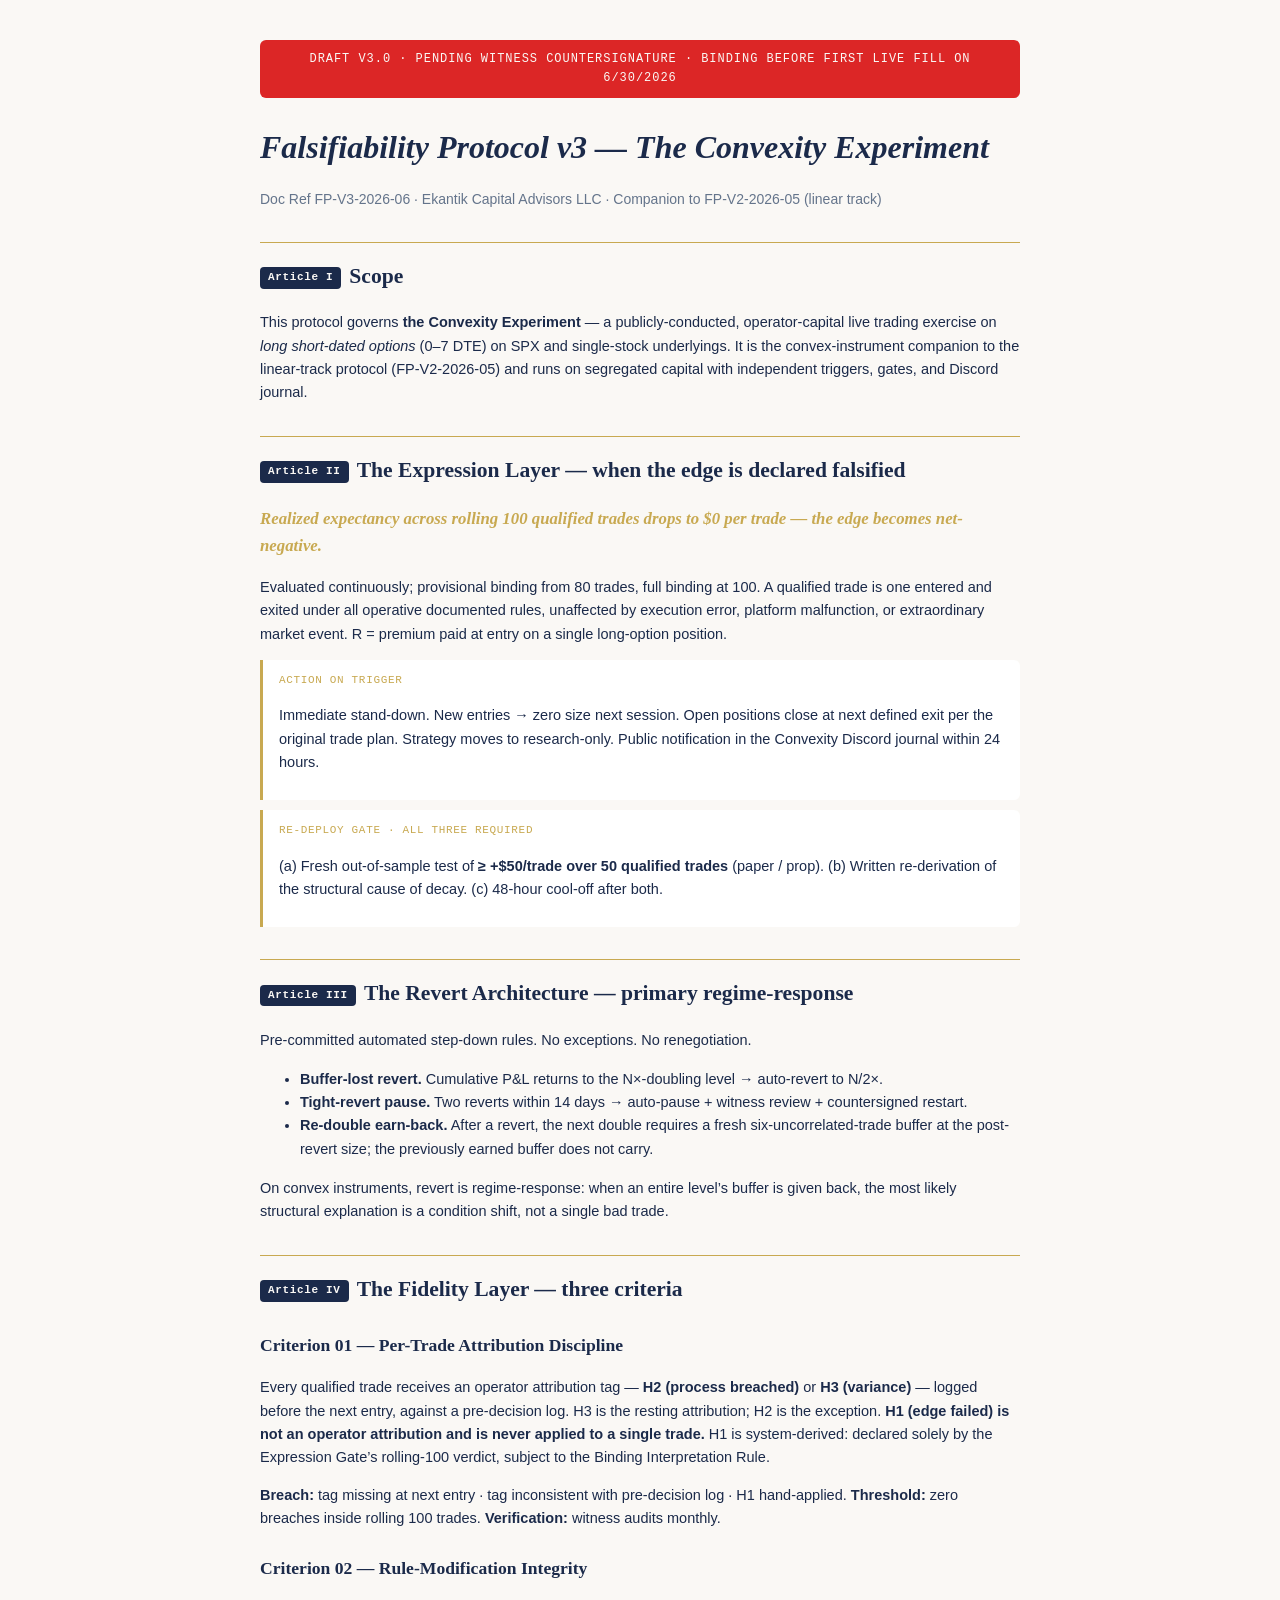
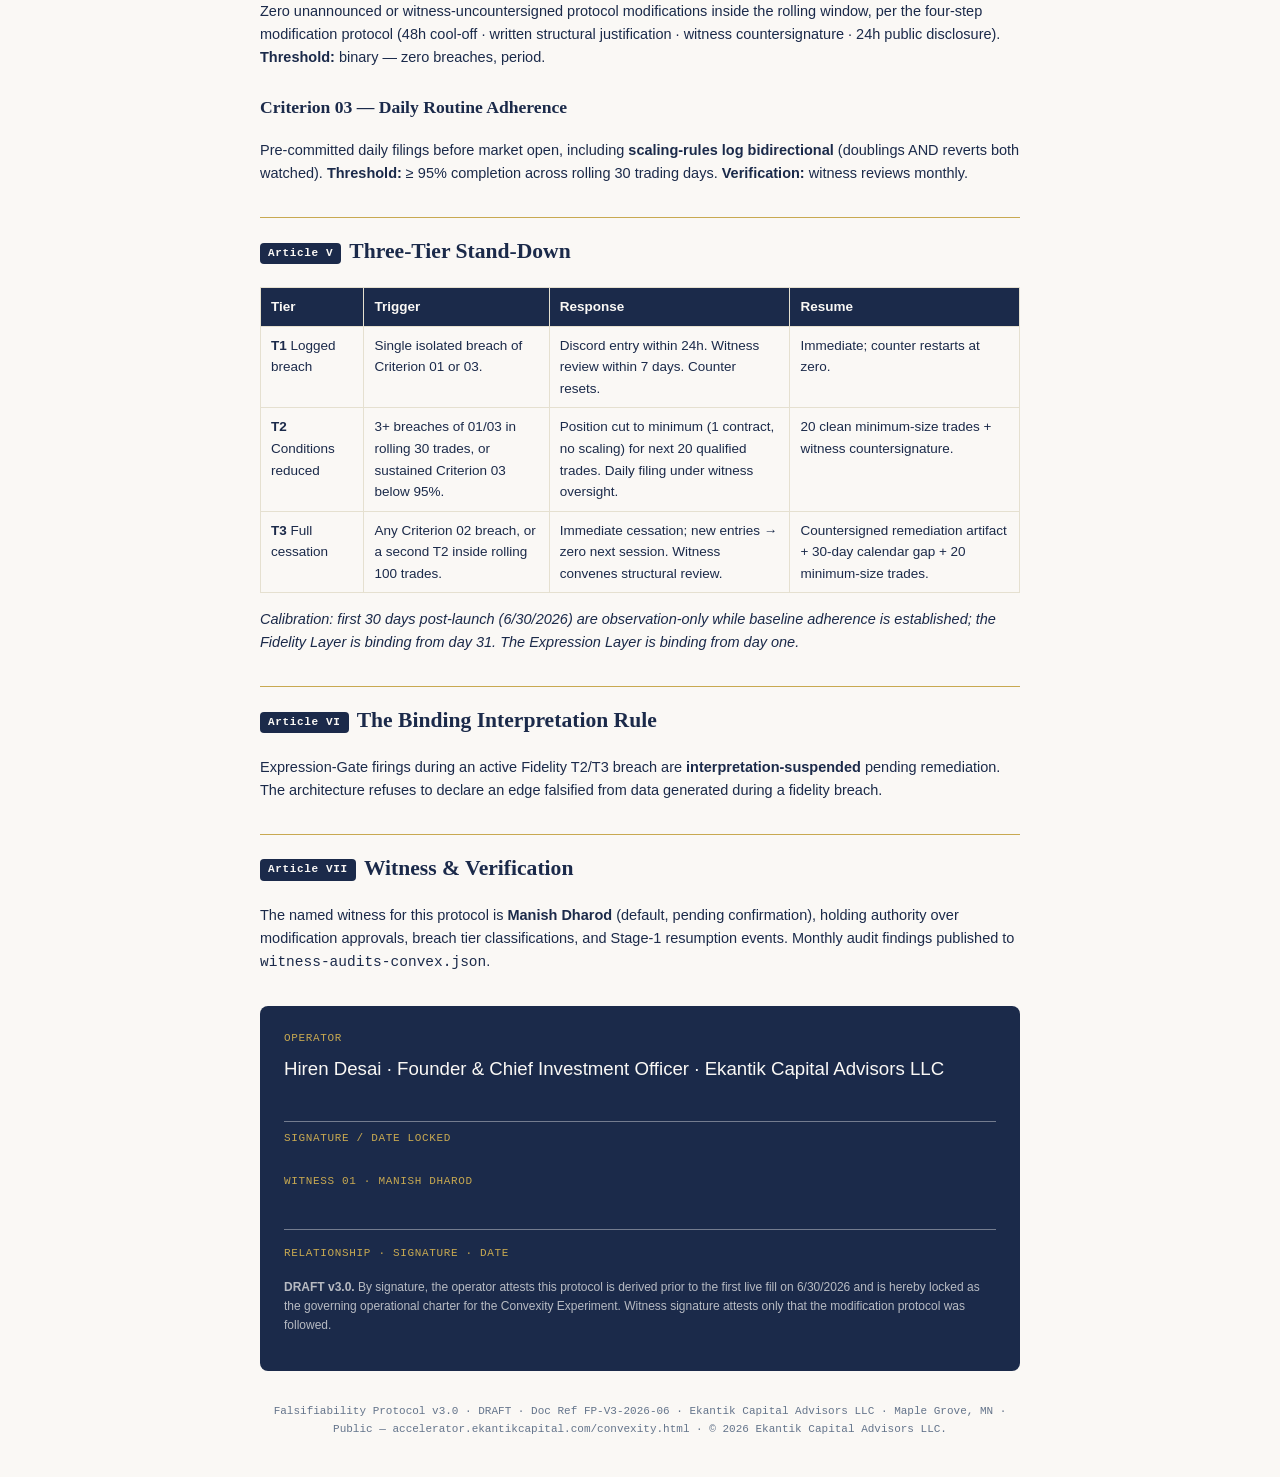
<file: falsifiability-protocol-v3.html>
<!DOCTYPE html>
<html lang="en">
<head>
<meta charset="UTF-8">
<meta name="viewport" content="width=device-width, initial-scale=1.0">
<title>Falsifiability Protocol v3 · The Convexity Experiment · DRAFT</title>
<style>
  body { font-family: 'Cormorant Garamond', Georgia, serif; background: #FAF8F5; color: #1B2A4A; max-width: 760px; margin: 40px auto; padding: 0 24px; line-height: 1.6; }
  .draft-banner { background: #DC2626; color: #FAF8F5; padding: 10px 16px; border-radius: 6px; font-family: 'JetBrains Mono', monospace; font-size: 12px; letter-spacing: .08em; text-transform: uppercase; margin-bottom: 24px; text-align: center; }
  h1 { font-size: 2rem; font-style: italic; margin-bottom: .25rem; }
  .sub { color: #64748B; font-family: 'DM Sans', sans-serif; font-size: 14px; }
  h2 { font-size: 1.35rem; margin-top: 2rem; border-top: 1px solid #C8A951; padding-top: 1rem; }
  .art { display: inline-block; background: #1B2A4A; color: #FAF8F5; padding: 2px 8px; border-radius: 4px; font-family: 'JetBrains Mono', monospace; font-size: 11px; letter-spacing: .06em; margin-right: 8px; vertical-align: middle; }
  h3 { font-size: 1.1rem; margin-top: 1.5rem; }
  p, li { font-family: 'DM Sans', sans-serif; font-size: 14.5px; }
  .lead { font-family: 'Cormorant Garamond', serif; font-style: italic; font-size: 1.05rem; color: #1B2A4A; }
  .gold { color: #C8A951; font-weight: 600; }
  .box { background: #fff; border-left: 3px solid #C8A951; padding: 12px 16px; margin: 10px 0; border-radius: 0 6px 6px 0; }
  .label { font-family: 'JetBrains Mono', monospace; font-size: 11px; letter-spacing: .06em; text-transform: uppercase; color: #C8A951; }
  table { width: 100%; border-collapse: collapse; margin: 10px 0; font-family: 'DM Sans', sans-serif; font-size: 13.5px; }
  th, td { border: 1px solid #E5E0D0; padding: 8px 10px; text-align: left; vertical-align: top; }
  th { background: #1B2A4A; color: #FAF8F5; font-weight: 600; }
  .sig { background: #1B2A4A; color: #FAF8F5; padding: 24px; border-radius: 8px; margin-top: 32px; }
  .sig-line { border-bottom: 1px solid rgba(250,248,245,.4); height: 1.6em; margin: 12px 0 8px; }
  footer { color: #64748B; font-family: 'JetBrains Mono', monospace; font-size: 11px; margin-top: 32px; text-align: center; }
</style>
</head>
<body>
<div class="draft-banner">DRAFT v3.0 · pending witness countersignature · binding before first live fill on 6/30/2026</div>

<h1>Falsifiability Protocol v3 — The Convexity Experiment</h1>
<p class="sub">Doc Ref FP-V3-2026-06 · Ekantik Capital Advisors LLC · Companion to FP-V2-2026-05 (linear track)</p>

<h2><span class="art">Article I</span>Scope</h2>
<p>This protocol governs <strong>the Convexity Experiment</strong> &mdash; a publicly-conducted, operator-capital live trading exercise on <em>long short-dated options</em> (0&ndash;7 DTE) on SPX and single-stock underlyings. It is the convex-instrument companion to the linear-track protocol (FP-V2-2026-05) and runs on segregated capital with independent triggers, gates, and Discord journal.</p>

<h2><span class="art">Article II</span>The Expression Layer — when the edge is declared falsified</h2>
<p class="lead gold">Realized expectancy across rolling 100 qualified trades drops to $0 per trade &mdash; the edge becomes net-negative.</p>
<p>Evaluated continuously; provisional binding from 80 trades, full binding at 100. A qualified trade is one entered and exited under all operative documented rules, unaffected by execution error, platform malfunction, or extraordinary market event. R = premium paid at entry on a single long-option position.</p>
<div class="box"><div class="label">Action on trigger</div><p>Immediate stand-down. New entries → zero size next session. Open positions close at next defined exit per the original trade plan. Strategy moves to research-only. Public notification in the Convexity Discord journal within 24 hours.</p></div>
<div class="box"><div class="label">Re-deploy gate · all three required</div><p>(a) Fresh out-of-sample test of <strong>≥ +$50/trade over 50 qualified trades</strong> (paper / prop). (b) Written re-derivation of the structural cause of decay. (c) 48-hour cool-off after both.</p></div>

<h2><span class="art">Article III</span>The Revert Architecture — primary regime-response</h2>
<p>Pre-committed automated step-down rules. No exceptions. No renegotiation.</p>
<ul>
  <li><strong>Buffer-lost revert.</strong> Cumulative P&amp;L returns to the N×-doubling level → auto-revert to N/2×.</li>
  <li><strong>Tight-revert pause.</strong> Two reverts within 14 days → auto-pause + witness review + countersigned restart.</li>
  <li><strong>Re-double earn-back.</strong> After a revert, the next double requires a fresh six-uncorrelated-trade buffer at the post-revert size; the previously earned buffer does not carry.</li>
</ul>
<p>On convex instruments, revert is regime-response: when an entire level&rsquo;s buffer is given back, the most likely structural explanation is a condition shift, not a single bad trade.</p>

<h2><span class="art">Article IV</span>The Fidelity Layer — three criteria</h2>
<h3>Criterion 01 — Per-Trade Attribution Discipline</h3>
<p>Every qualified trade receives an operator attribution tag &mdash; <strong>H2 (process breached)</strong> or <strong>H3 (variance)</strong> &mdash; logged before the next entry, against a pre-decision log. H3 is the resting attribution; H2 is the exception. <strong>H1 (edge failed) is not an operator attribution and is never applied to a single trade.</strong> H1 is system-derived: declared solely by the Expression Gate&rsquo;s rolling-100 verdict, subject to the Binding Interpretation Rule.</p>
<p><strong>Breach:</strong> tag missing at next entry · tag inconsistent with pre-decision log · H1 hand-applied. <strong>Threshold:</strong> zero breaches inside rolling 100 trades. <strong>Verification:</strong> witness audits monthly.</p>

<h3>Criterion 02 — Rule-Modification Integrity</h3>
<p>Zero unannounced or witness-uncountersigned protocol modifications inside the rolling window, per the four-step modification protocol (48h cool-off · written structural justification · witness countersignature · 24h public disclosure). <strong>Threshold:</strong> binary &mdash; zero breaches, period.</p>

<h3>Criterion 03 — Daily Routine Adherence</h3>
<p>Pre-committed daily filings before market open, including <strong>scaling-rules log bidirectional</strong> (doublings AND reverts both watched). <strong>Threshold:</strong> ≥ 95% completion across rolling 30 trading days. <strong>Verification:</strong> witness reviews monthly.</p>

<h2><span class="art">Article V</span>Three-Tier Stand-Down</h2>
<table>
  <tr><th>Tier</th><th>Trigger</th><th>Response</th><th>Resume</th></tr>
  <tr><td><strong>T1</strong> Logged breach</td><td>Single isolated breach of Criterion 01 or 03.</td><td>Discord entry within 24h. Witness review within 7 days. Counter resets.</td><td>Immediate; counter restarts at zero.</td></tr>
  <tr><td><strong>T2</strong> Conditions reduced</td><td>3+ breaches of 01/03 in rolling 30 trades, or sustained Criterion 03 below 95%.</td><td>Position cut to minimum (1 contract, no scaling) for next 20 qualified trades. Daily filing under witness oversight.</td><td>20 clean minimum-size trades + witness countersignature.</td></tr>
  <tr><td><strong>T3</strong> Full cessation</td><td>Any Criterion 02 breach, or a second T2 inside rolling 100 trades.</td><td>Immediate cessation; new entries → zero next session. Witness convenes structural review.</td><td>Countersigned remediation artifact + 30-day calendar gap + 20 minimum-size trades.</td></tr>
</table>
<p><em>Calibration: first 30 days post-launch (6/30/2026) are observation-only while baseline adherence is established; the Fidelity Layer is binding from day 31. The Expression Layer is binding from day one.</em></p>

<h2><span class="art">Article VI</span>The Binding Interpretation Rule</h2>
<p>Expression-Gate firings during an active Fidelity T2/T3 breach are <strong>interpretation-suspended</strong> pending remediation. The architecture refuses to declare an edge falsified from data generated during a fidelity breach.</p>

<h2><span class="art">Article VII</span>Witness &amp; Verification</h2>
<p>The named witness for this protocol is <strong>Manish Dharod</strong> (default, pending confirmation), holding authority over modification approvals, breach tier classifications, and Stage-1 resumption events. Monthly audit findings published to <code>witness-audits-convex.json</code>.</p>

<div class="sig">
  <div class="label">Operator</div>
  <p style="margin:6px 0 0; font-size:14pt;">Hiren Desai · Founder &amp; Chief Investment Officer · Ekantik Capital Advisors LLC</p>
  <div class="sig-line"></div>
  <div class="label">Signature / Date locked</div>
  <div style="margin-top:18px;"><span class="label">Witness 01 · Manish Dharod</span><div class="sig-line"></div><span class="label">Relationship · Signature · Date</span></div>
  <p style="font-size:9pt; color:rgba(250,248,245,0.7); margin-top:14px;"><strong>DRAFT v3.0.</strong> By signature, the operator attests this protocol is derived prior to the first live fill on 6/30/2026 and is hereby locked as the governing operational charter for the Convexity Experiment. Witness signature attests only that the modification protocol was followed.</p>
</div>

<footer>Falsifiability Protocol v3.0 · DRAFT · Doc Ref FP-V3-2026-06 · Ekantik Capital Advisors LLC · Maple Grove, MN · Public — accelerator.ekantikcapital.com/convexity.html · © 2026 Ekantik Capital Advisors LLC.</footer>

</body>
</html>
</file>
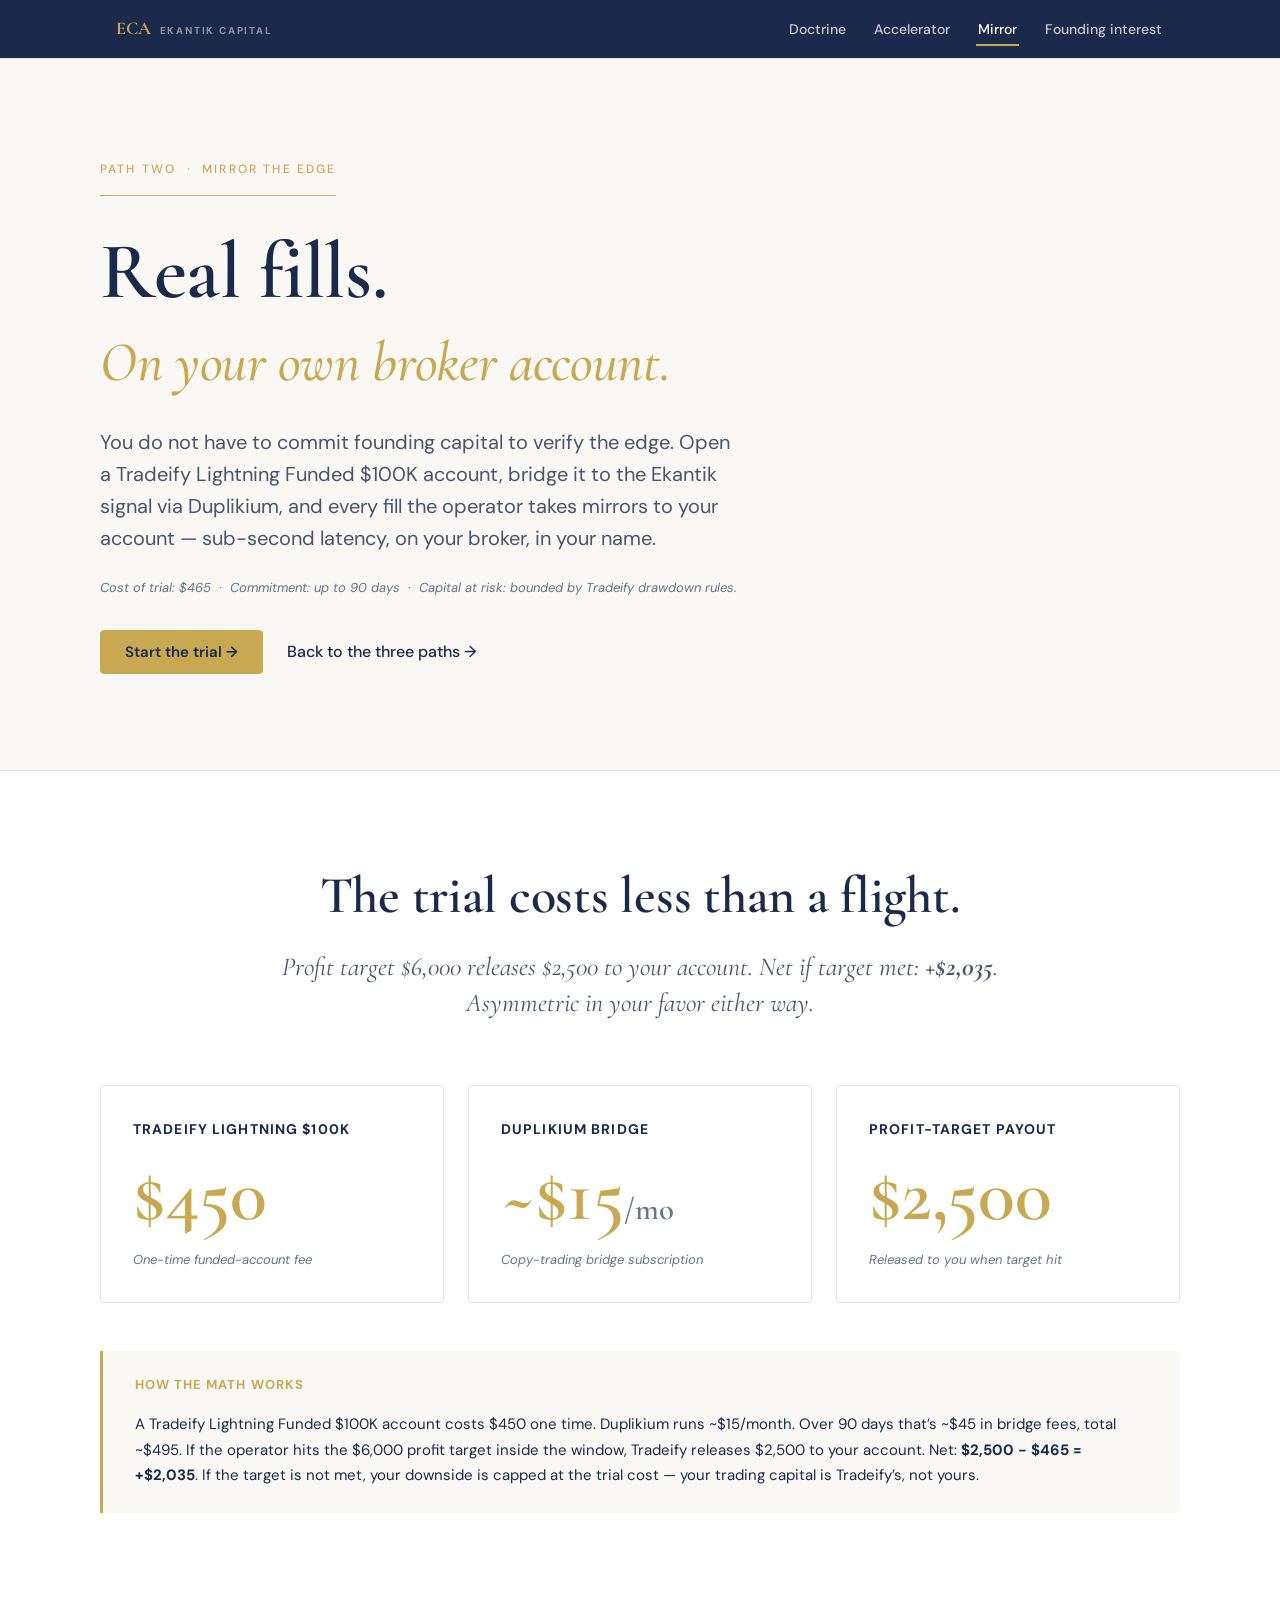
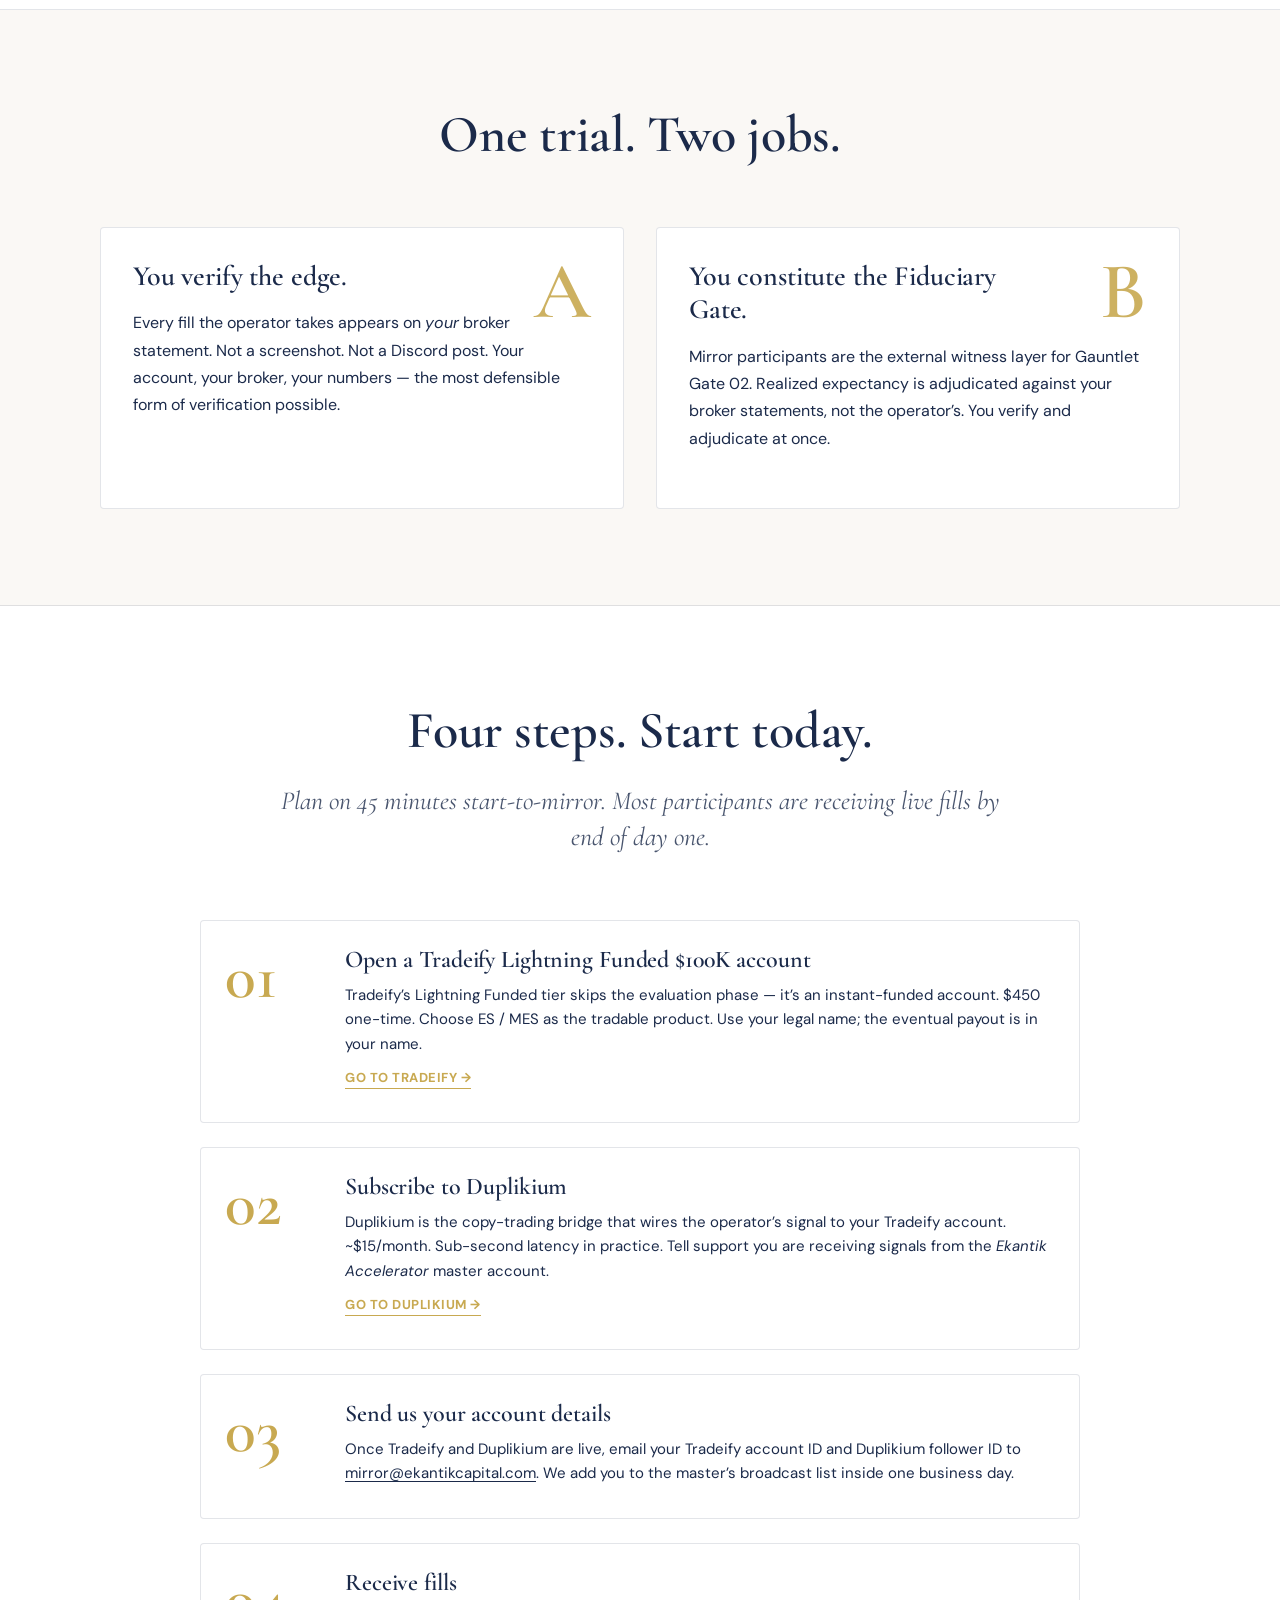
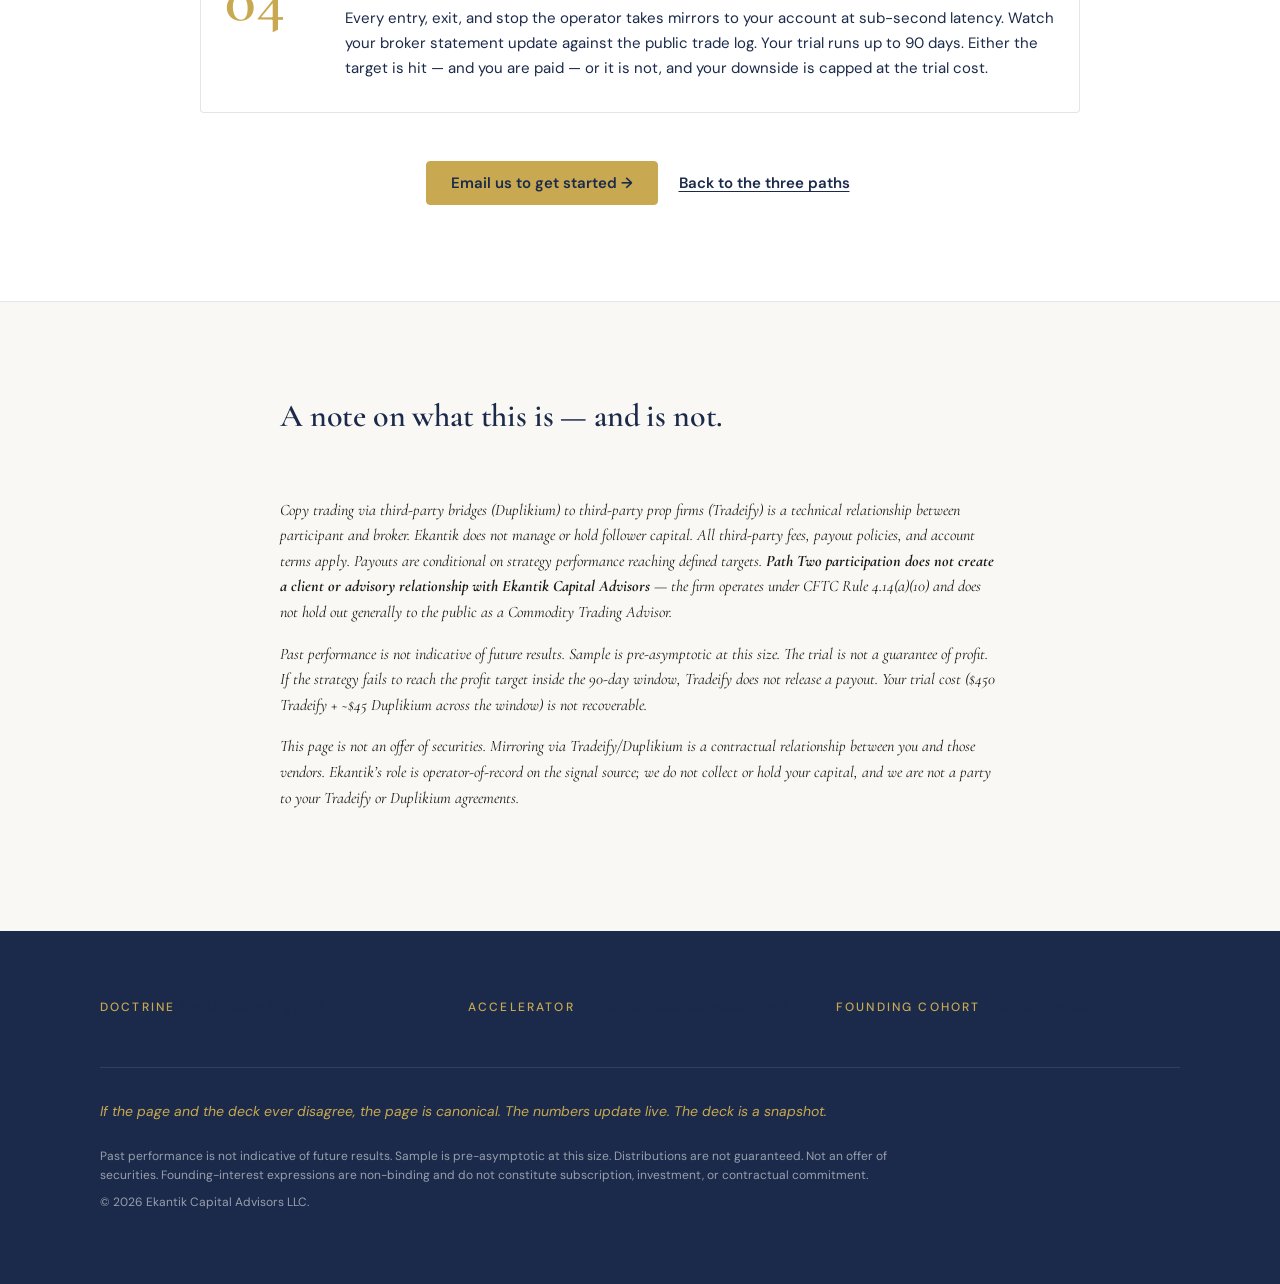
<file: mirror.html>
<!DOCTYPE html>
<html lang="en">
<head>
    <meta charset="UTF-8">
    <meta name="viewport" content="width=device-width, initial-scale=1.0">
    <title>Mirror the edge · Accelerator · Ekantik Capital</title>
    <meta name="description" content="Mirror the Accelerator strategy on your own broker account via Tradeify and Duplikium. Path Two — the conversion ramp before founding allocation.">
    <meta name="theme-color" content="#1B2A4A">
    <link rel="canonical" href="https://accelerator.ekantikcapital.com/mirror.html">
    <meta property="og:title" content="Mirror the edge · Accelerator">
    <meta property="og:description" content="Real fills on your own broker account. Up to 90 days. Asymmetric in your favor either way.">
    <meta property="og:url" content="https://accelerator.ekantikcapital.com/mirror.html">
    <meta property="og:type" content="website">
    <link rel="preconnect" href="https://fonts.googleapis.com">
    <link rel="preconnect" href="https://fonts.gstatic.com" crossorigin>
    <link href="https://fonts.googleapis.com/css2?family=Cormorant+Garamond:ital,wght@0,500;0,600;0,700;1,500;1,600&family=DM+Sans:wght@400;500;700&family=JetBrains+Mono:wght@400;500&display=swap" rel="stylesheet">
    <link rel="stylesheet" href="css/tokens.css">
    <link rel="stylesheet" href="css/layout.css">
    <link rel="stylesheet" href="css/components.css">
</head>
<body>

    <header class="nav" role="banner">
        <div class="nav__inner">
            <a class="nav__brand" href="/">
                ECA<span class="nav__brand-sub">Ekantik Capital</span>
            </a>
            <button type="button" id="nav-toggle" class="nav__toggle" aria-label="Toggle navigation">☰</button>
            <ul class="nav__links" id="nav-links">
                <li><a class="nav__link" href="https://doubles.ekantikcapital.com">Doctrine</a></li>
                <li><a class="nav__link" href="/">Accelerator</a></li>
                <li><a class="nav__link nav__link--active" href="/mirror.html" aria-current="page">Mirror</a></li>
                <li><a class="nav__link" href="/#allocation">Founding interest</a></li>
            </ul>
        </div>
    </header>

    <!-- ═══ HERO ═══ -->
    <section class="hero hero--reframe" id="hero" aria-labelledby="mirror-h1">
        <div class="hero__inner">
            <span class="eyebrow eyebrow--rule">Path Two &nbsp;·&nbsp; Mirror the edge</span>
            <h1 class="hero__h1" id="mirror-h1">
                <span class="hero__h1-main">Real fills.</span>
                <span class="hero__h1-italic">On your own broker account.</span>
            </h1>
            <p class="hero__lead">
                You do not have to commit founding capital to verify the edge. Open a Tradeify Lightning Funded $100K account, bridge it to the Ekantik signal via Duplikium, and every fill the operator takes mirrors to your account — sub-second latency, on your broker, in your name.
            </p>
            <p class="hero__sample-caption">Cost of trial: $465 &nbsp;·&nbsp; Commitment: up to 90 days &nbsp;·&nbsp; Capital at risk: bounded by Tradeify drawdown rules.</p>
            <div class="hero__ctas">
                <a class="btn btn--primary" href="#start">Start the trial →</a>
                <a class="btn-text" href="/#paths">Back to the three paths →</a>
            </div>
        </div>
    </section>

    <!-- ═══ ECONOMICS ═══ -->
    <section class="section section--white" aria-labelledby="econ-h2">
        <div class="section__inner section__inner--wide">
            <header class="section-head section-head--centered">
                <h2 class="section-head__title" id="econ-h2">The trial costs less than a flight.</h2>
                <p class="section-head__lead">Profit target $6,000 releases $2,500 to your account. Net if target met: <strong>+$2,035</strong>. Asymmetric in your favor either way.</p>
            </header>

            <div class="edge-live">
                <div class="edge-live__card">
                    <p class="edge-live__label">Tradeify Lightning $100K</p>
                    <p class="edge-live__value">$450</p>
                    <p class="edge-live__caption">One-time funded-account fee</p>
                </div>
                <div class="edge-live__card">
                    <p class="edge-live__label">Duplikium bridge</p>
                    <p class="edge-live__value">~$15<span style="font-size:.4em;color:var(--slate)">/mo</span></p>
                    <p class="edge-live__caption">Copy-trading bridge subscription</p>
                </div>
                <div class="edge-live__card">
                    <p class="edge-live__label">Profit-target payout</p>
                    <p class="edge-live__value">$2,500</p>
                    <p class="edge-live__caption">Released to you when target hit</p>
                </div>
            </div>

            <aside class="record-panel">
                <p class="record-panel__eyebrow">How the math works</p>
                <p class="record-panel__body">A Tradeify Lightning Funded $100K account costs $450 one time. Duplikium runs ~$15/month. Over 90 days that&rsquo;s ~$45 in bridge fees, total ~$495. If the operator hits the $6,000 profit target inside the window, Tradeify releases $2,500 to your account. Net: <strong>$2,500 &minus; $465 = +$2,035</strong>. If the target is not met, your downside is capped at the trial cost &mdash; your trading capital is Tradeify&rsquo;s, not yours.</p>
            </aside>
        </div>
    </section>

    <!-- ═══ DOUBLED FUNCTION ═══ -->
    <section class="section section--ivory" aria-labelledby="double-h2">
        <div class="section__inner section__inner--wide">
            <header class="section-head section-head--centered">
                <h2 class="section-head__title" id="double-h2">One trial. Two jobs.</h2>
            </header>
            <div class="defense__layers">
                <article class="defense-card defense-card--light">
                    <span class="defense-card__num">A</span>
                    <h3 class="defense-card__title">You verify the edge.</h3>
                    <p class="defense-card__lead">Every fill the operator takes appears on <em>your</em> broker statement. Not a screenshot. Not a Discord post. Your account, your broker, your numbers — the most defensible form of verification possible.</p>
                </article>
                <article class="defense-card defense-card--light">
                    <span class="defense-card__num">B</span>
                    <h3 class="defense-card__title">You constitute the Fiduciary Gate.</h3>
                    <p class="defense-card__lead">Mirror participants are the external witness layer for Gauntlet Gate 02. Realized expectancy is adjudicated against your broker statements, not the operator&rsquo;s. You verify and adjudicate at once.</p>
                </article>
            </div>
        </div>
    </section>

    <!-- ═══ ONBOARDING STEPS ═══ -->
    <section class="section section--white" id="start" aria-labelledby="start-h2">
        <div class="section__inner section__inner--wide">
            <header class="section-head section-head--centered">
                <h2 class="section-head__title" id="start-h2">Four steps. Start today.</h2>
                <p class="section-head__lead">Plan on 45 minutes start-to-mirror. Most participants are receiving live fills by end of day one.</p>
            </header>

            <ol class="onboard-steps">
                <li class="onboard-step">
                    <span class="onboard-step__num">01</span>
                    <div class="onboard-step__body">
                        <h3 class="onboard-step__title">Open a Tradeify Lightning Funded $100K account</h3>
                        <p>Tradeify&rsquo;s Lightning Funded tier skips the evaluation phase — it&rsquo;s an instant-funded account. $450 one-time. Choose ES / MES as the tradable product. Use your legal name; the eventual payout is in your name.</p>
                        <p class="onboard-step__cta"><a class="link-gold" href="https://tradeify.co" target="_blank" rel="noopener noreferrer">Go to Tradeify →</a></p>
                    </div>
                </li>
                <li class="onboard-step">
                    <span class="onboard-step__num">02</span>
                    <div class="onboard-step__body">
                        <h3 class="onboard-step__title">Subscribe to Duplikium</h3>
                        <p>Duplikium is the copy-trading bridge that wires the operator&rsquo;s signal to your Tradeify account. ~$15/month. Sub-second latency in practice. Tell support you are receiving signals from the <em>Ekantik Accelerator</em> master account.</p>
                        <p class="onboard-step__cta"><a class="link-gold" href="https://www.duplikium.com" target="_blank" rel="noopener noreferrer">Go to Duplikium →</a></p>
                    </div>
                </li>
                <li class="onboard-step">
                    <span class="onboard-step__num">03</span>
                    <div class="onboard-step__body">
                        <h3 class="onboard-step__title">Send us your account details</h3>
                        <p>Once Tradeify and Duplikium are live, email your Tradeify account ID and Duplikium follower ID to <a href="mailto:mirror@ekantikcapital.com">mirror@ekantikcapital.com</a>. We add you to the master&rsquo;s broadcast list inside one business day.</p>
                    </div>
                </li>
                <li class="onboard-step">
                    <span class="onboard-step__num">04</span>
                    <div class="onboard-step__body">
                        <h3 class="onboard-step__title">Receive fills</h3>
                        <p>Every entry, exit, and stop the operator takes mirrors to your account at sub-second latency. Watch your broker statement update against the public trade log. Your trial runs up to 90 days. Either the target is hit — and you are paid — or it is not, and your downside is capped at the trial cost.</p>
                    </div>
                </li>
            </ol>

            <div class="cta-row" style="margin-top:var(--s-6);justify-content:center">
                <a class="btn btn--primary" href="mailto:mirror@ekantikcapital.com?subject=Mirror%20onboarding%20%E2%80%94%20Path%20Two">Email us to get started →</a>
                <a class="btn btn--tertiary" href="/#paths">Back to the three paths</a>
            </div>
        </div>
    </section>

    <!-- ═══ COMPLIANCE ═══ -->
    <section class="section section--ivory" aria-labelledby="comply-h2">
        <div class="section__inner">
            <header class="section-head">
                <h2 class="section-head__title" id="comply-h2" style="font-size:32px">A note on what this is — and is not.</h2>
            </header>
            <div class="mod-c-statement">
                <p><em>Copy trading via third-party bridges (Duplikium) to third-party prop firms (Tradeify) is a technical relationship between participant and broker. Ekantik does not manage or hold follower capital. All third-party fees, payout policies, and account terms apply. Payouts are conditional on strategy performance reaching defined targets. <strong>Path Two participation does not create a client or advisory relationship with Ekantik Capital Advisors</strong> &mdash; the firm operates under CFTC Rule 4.14(a)(10) and does not hold out generally to the public as a Commodity Trading Advisor.</em></p>
                <p><em>Past performance is not indicative of future results. Sample is pre-asymptotic at this size. The trial is not a guarantee of profit. If the strategy fails to reach the profit target inside the 90-day window, Tradeify does not release a payout. Your trial cost ($450 Tradeify + ~$45 Duplikium across the window) is not recoverable.</em></p>
                <p><em>This page is not an offer of securities. Mirroring via Tradeify/Duplikium is a contractual relationship between you and those vendors. Ekantik&rsquo;s role is operator-of-record on the signal source; we do not collect or hold your capital, and we are not a party to your Tradeify or Duplikium agreements.</em></p>
            </div>
        </div>
    </section>

    <!-- ═══ FOOTER ═══ -->
    <footer class="footer" role="contentinfo">
        <div class="footer__inner">
            <div class="footer__architecture">
                <div>
                    <p class="eyebrow">Doctrine</p>
                    <a href="https://doubles.ekantikcapital.com">The Doubling Engine →</a>
                </div>
                <div>
                    <p class="eyebrow">Accelerator</p>
                    <a href="/">accelerator.ekantikcapital.com →</a>
                </div>
                <div>
                    <p class="eyebrow">Founding cohort</p>
                    <a href="/#allocation">Indicate interest →</a>
                </div>
            </div>

            <div class="footer__disclosure">
                <p class="footer__canon"><em>If the page and the deck ever disagree, the page is canonical. The numbers update live. The deck is a snapshot.</em></p>
                <p>Past performance is not indicative of future results. Sample is pre-asymptotic at this size. Distributions are not guaranteed. Not an offer of securities. Founding-interest expressions are non-binding and do not constitute subscription, investment, or contractual commitment.</p>
                <p>© 2026 Ekantik Capital Advisors LLC.</p>
            </div>
        </div>
    </footer>

</body>
</html>
</file>
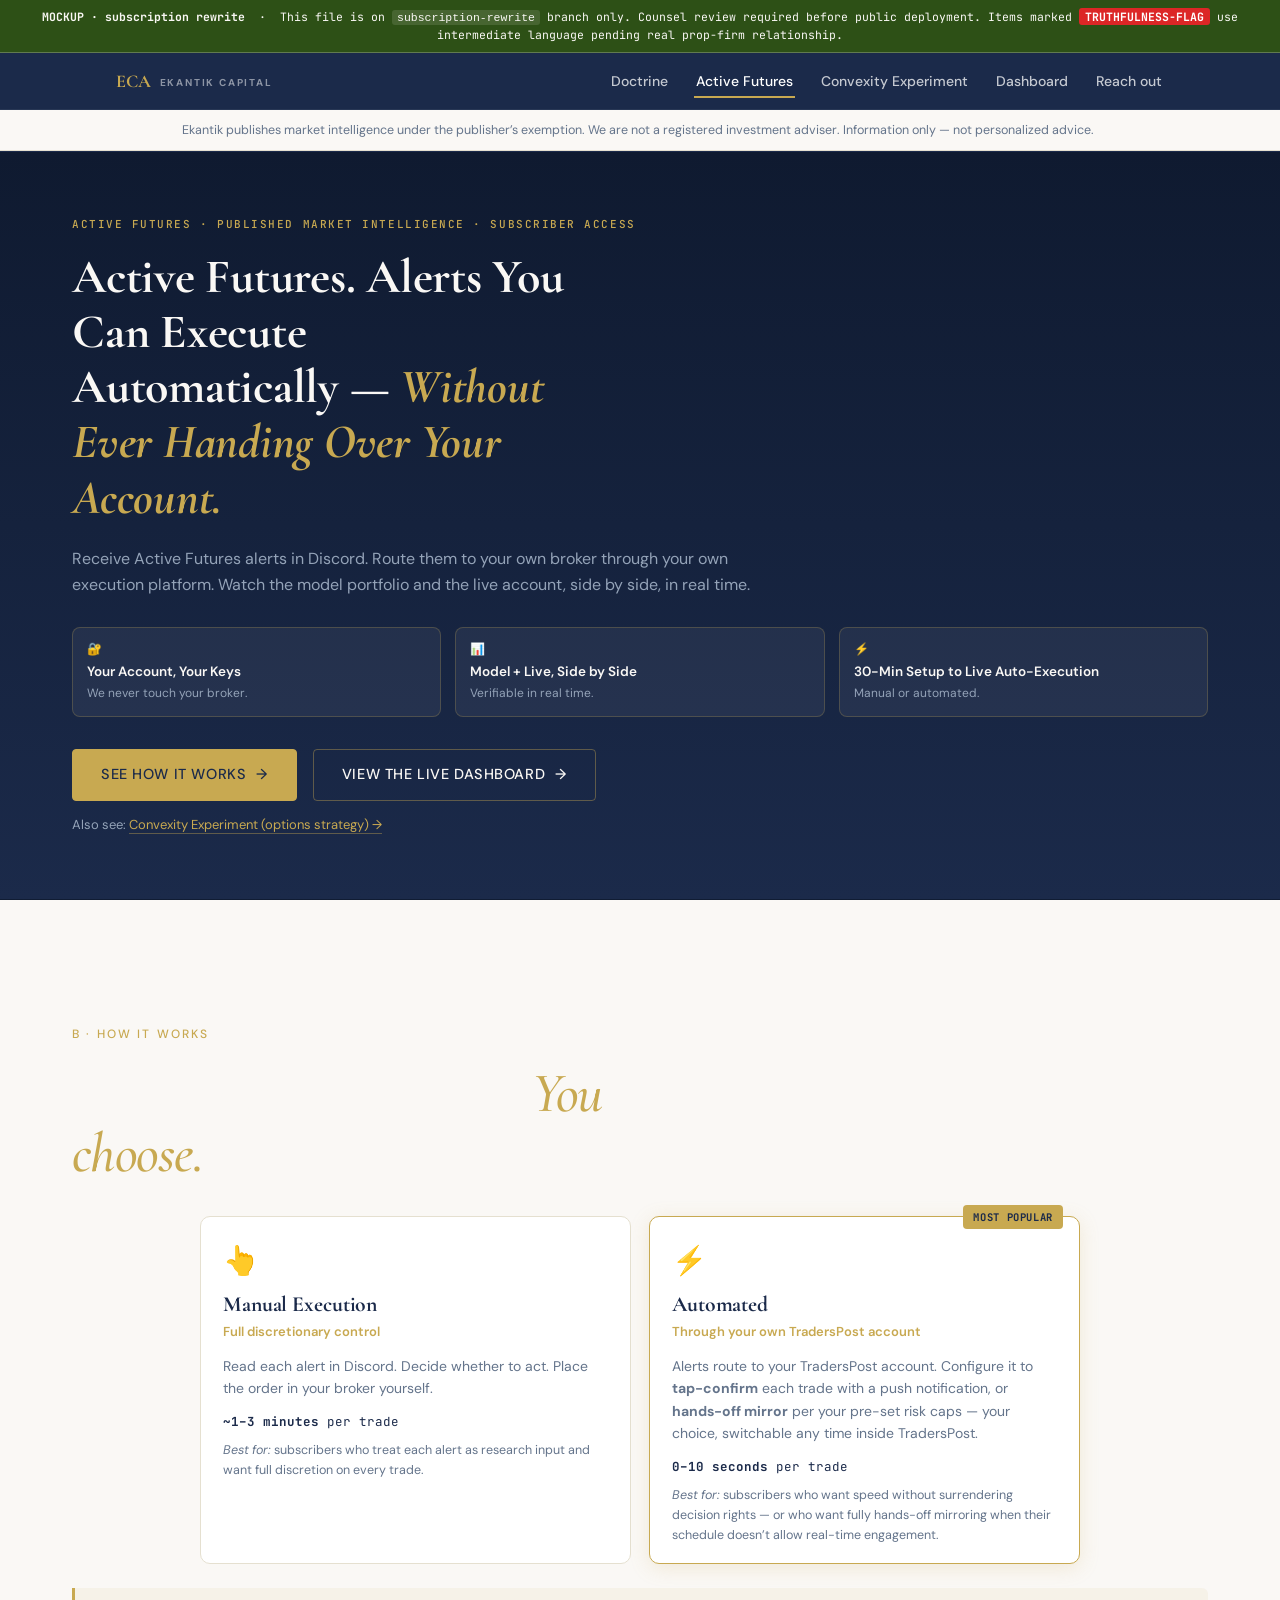
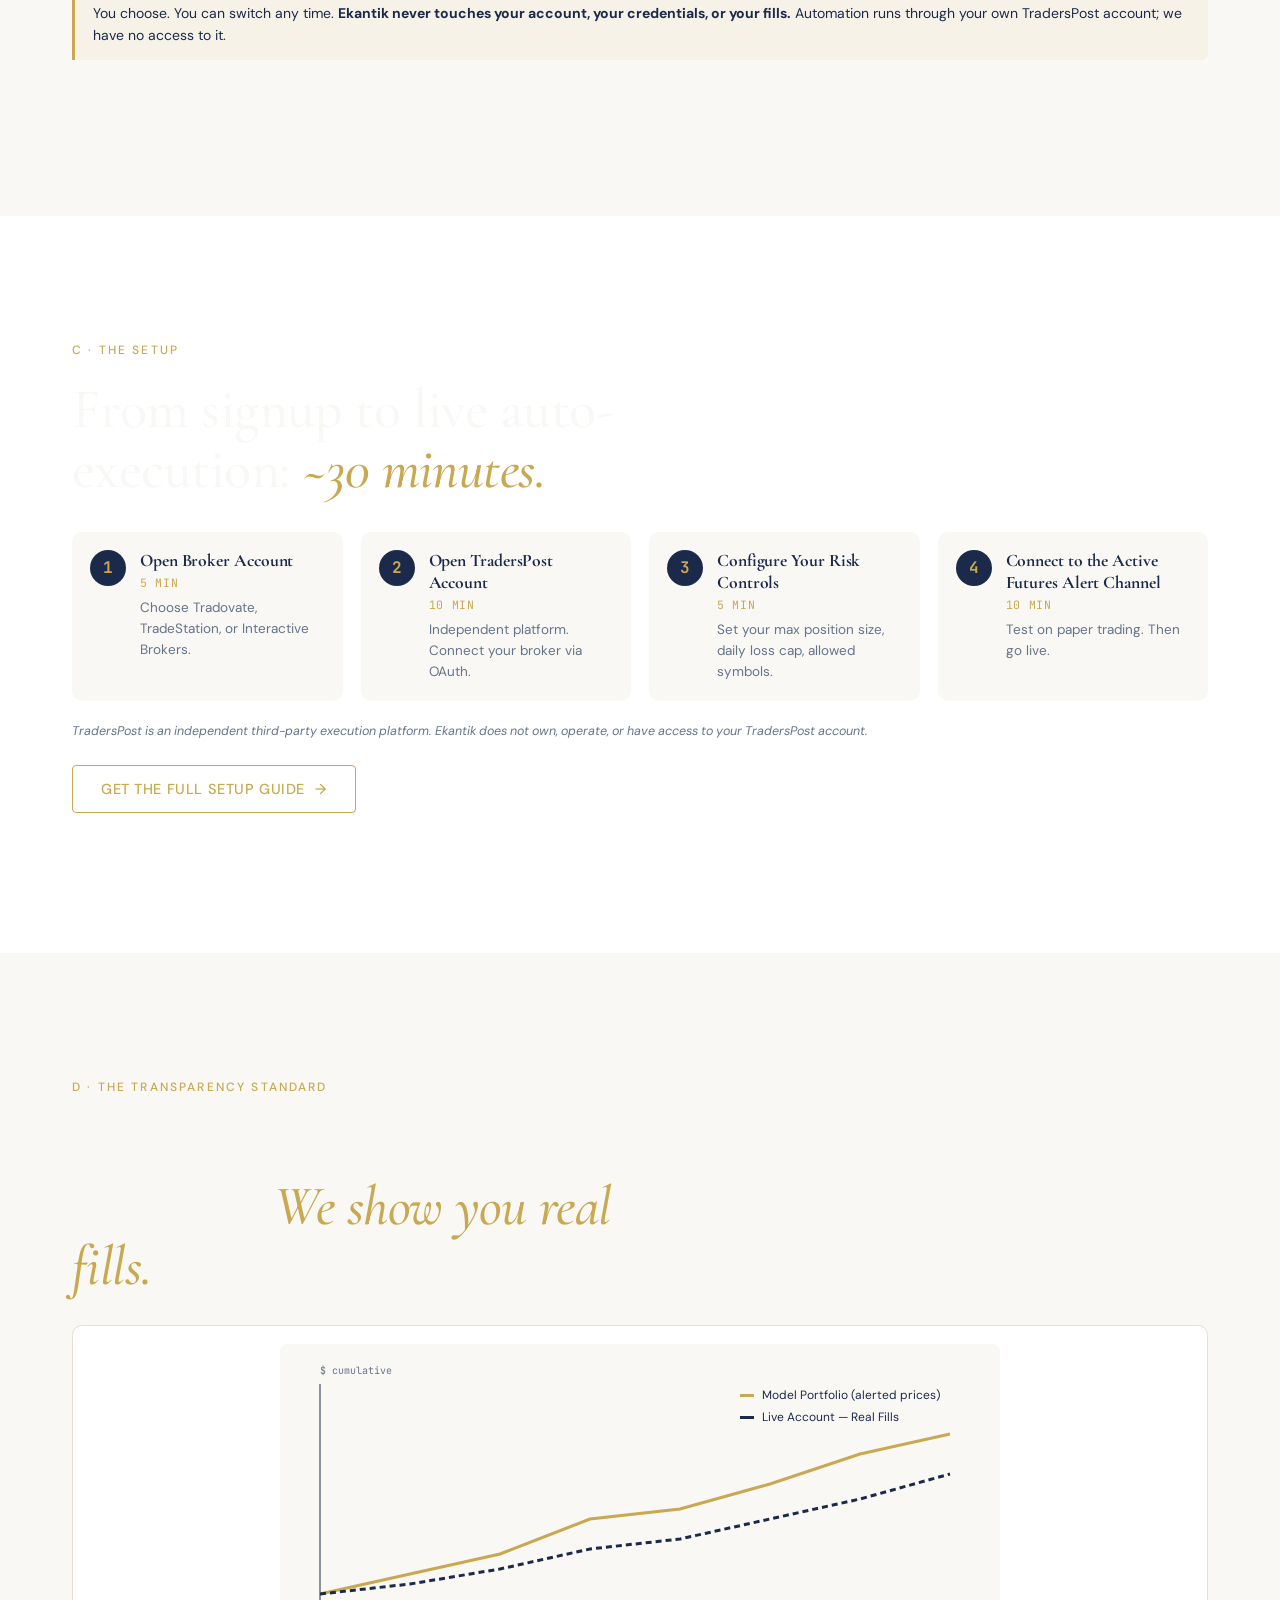
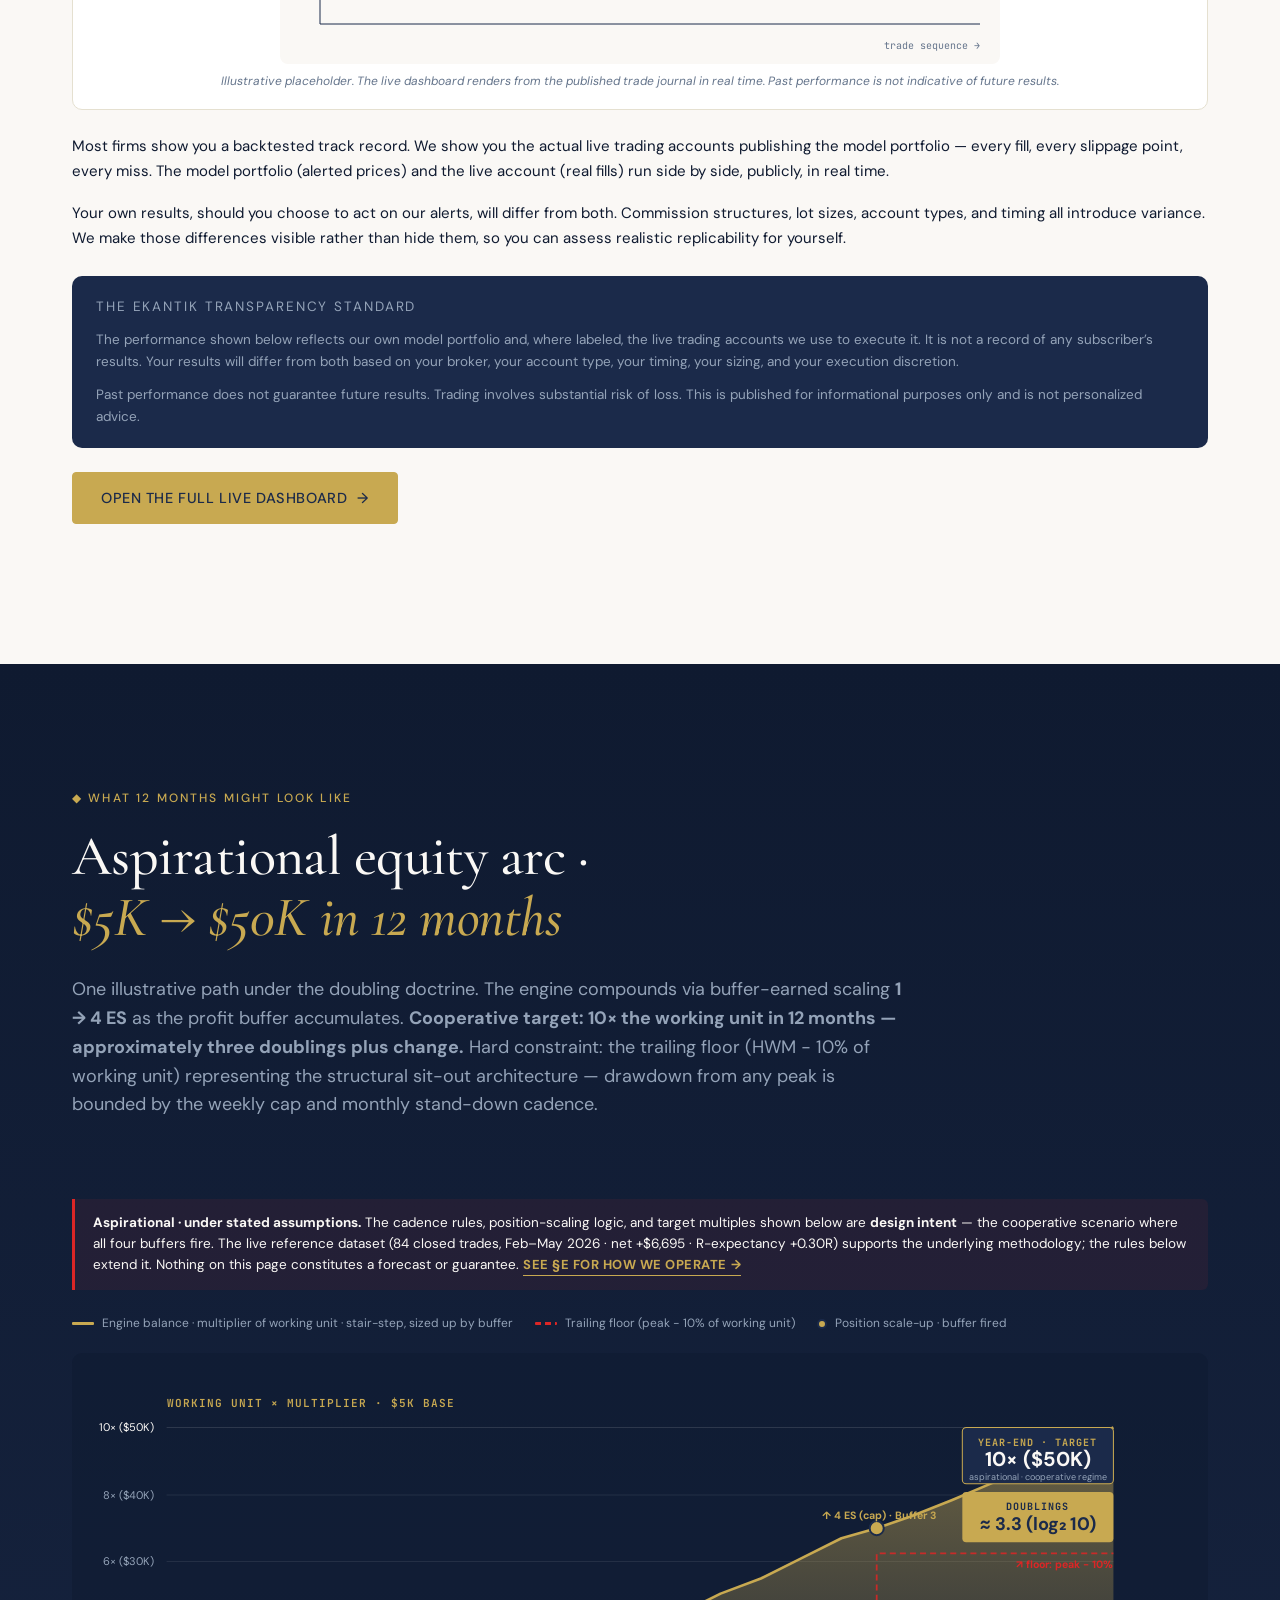
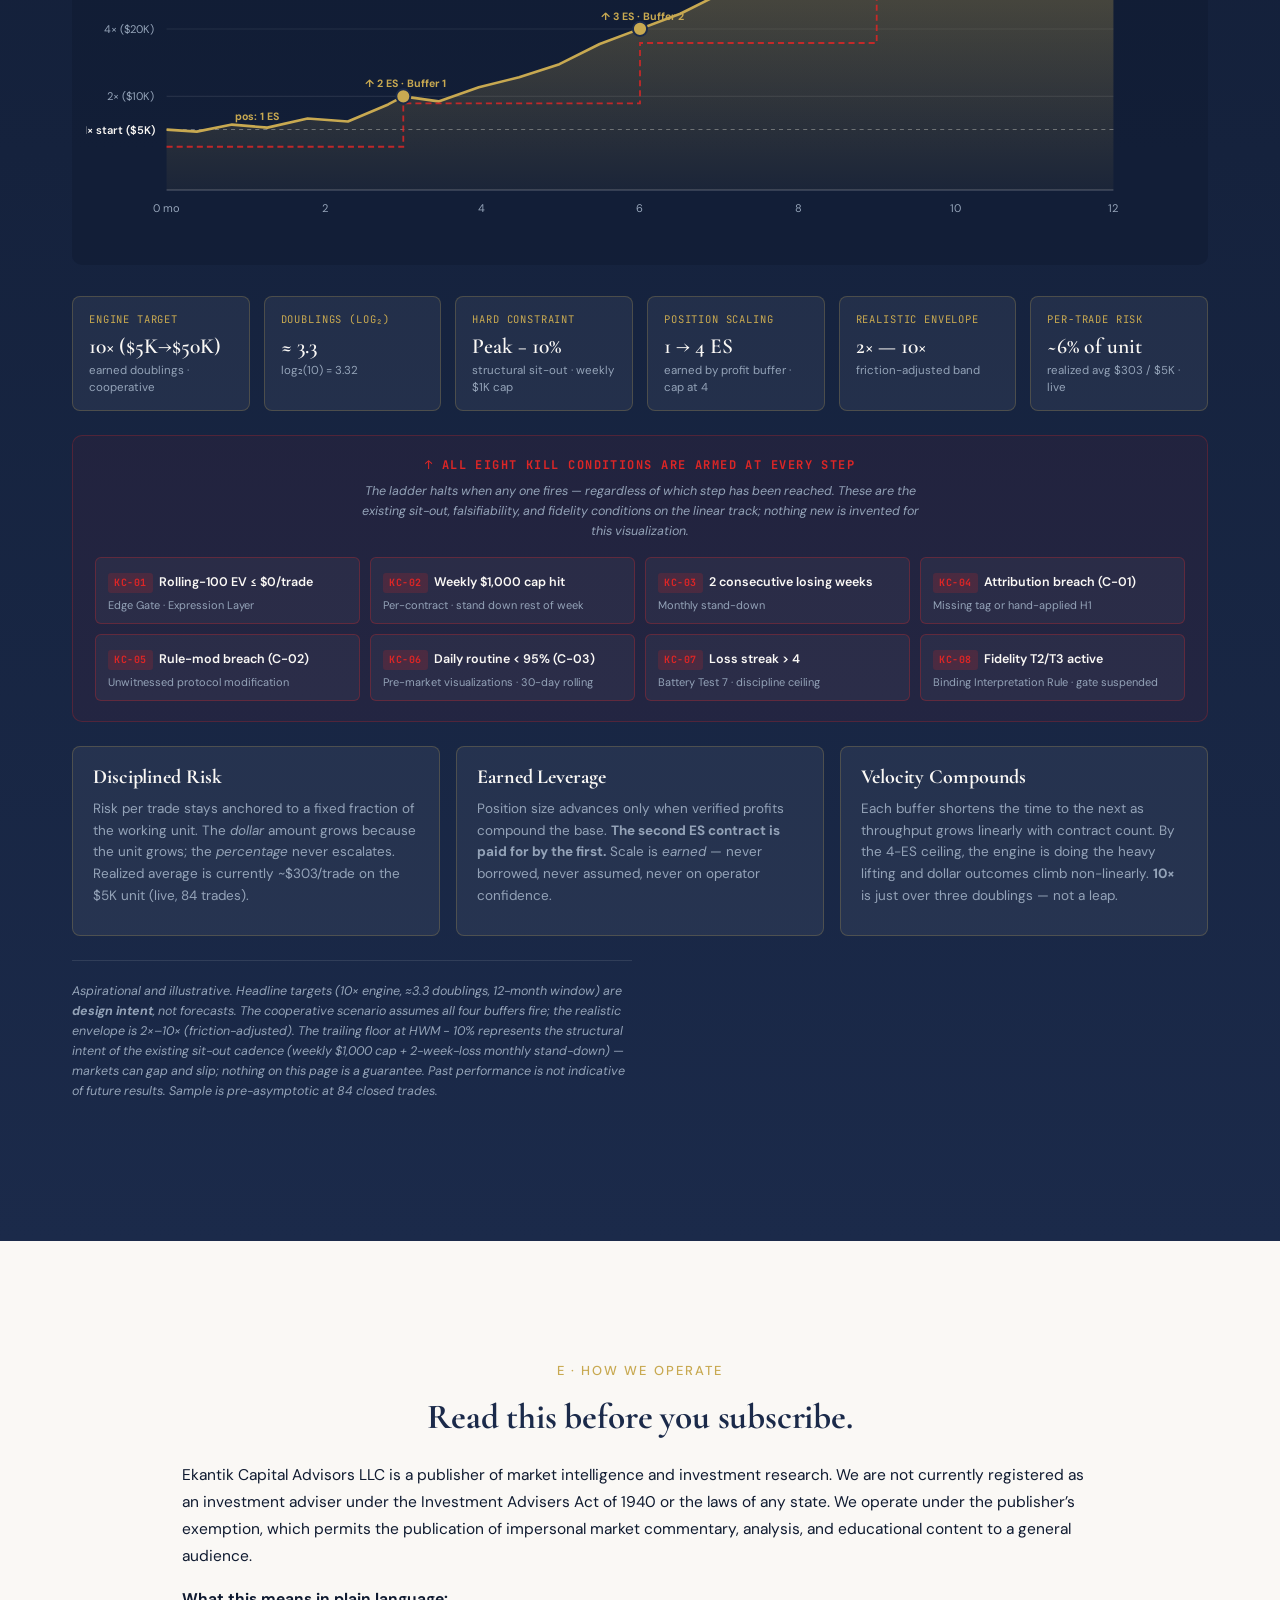
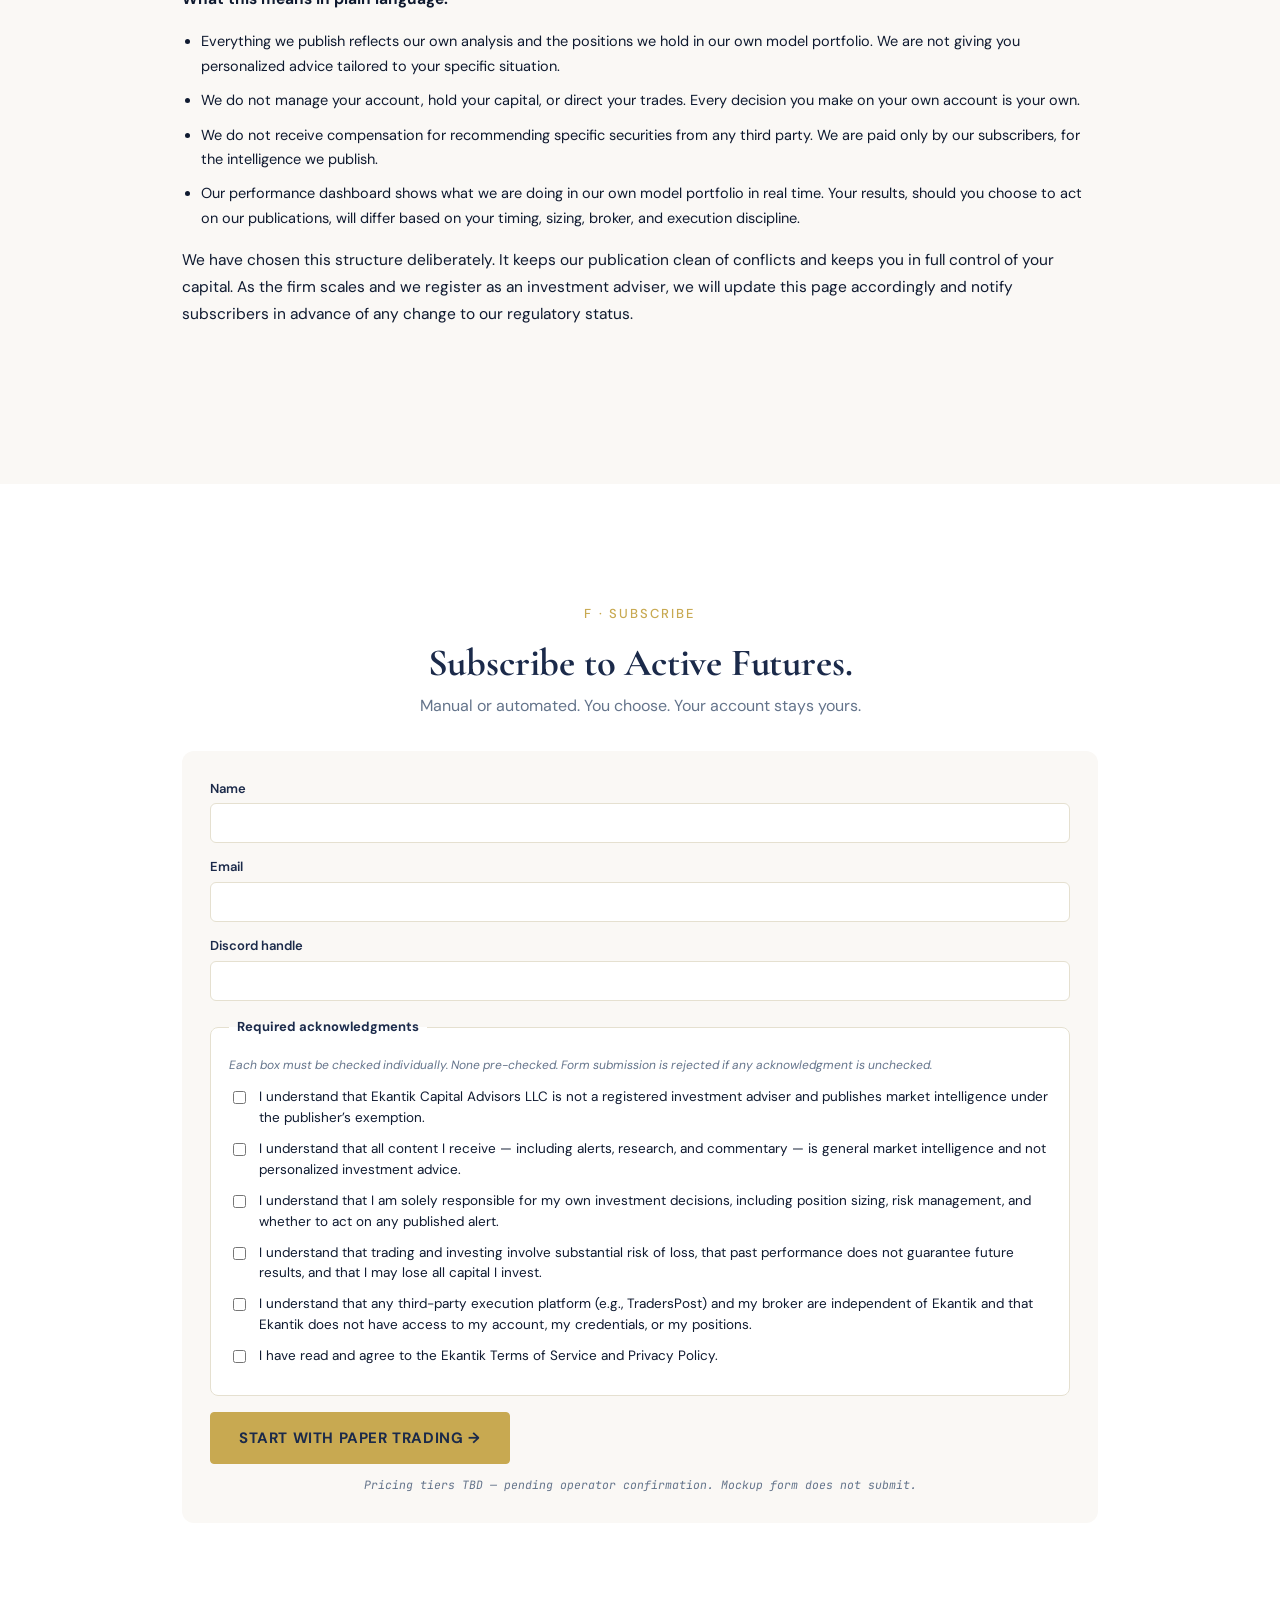
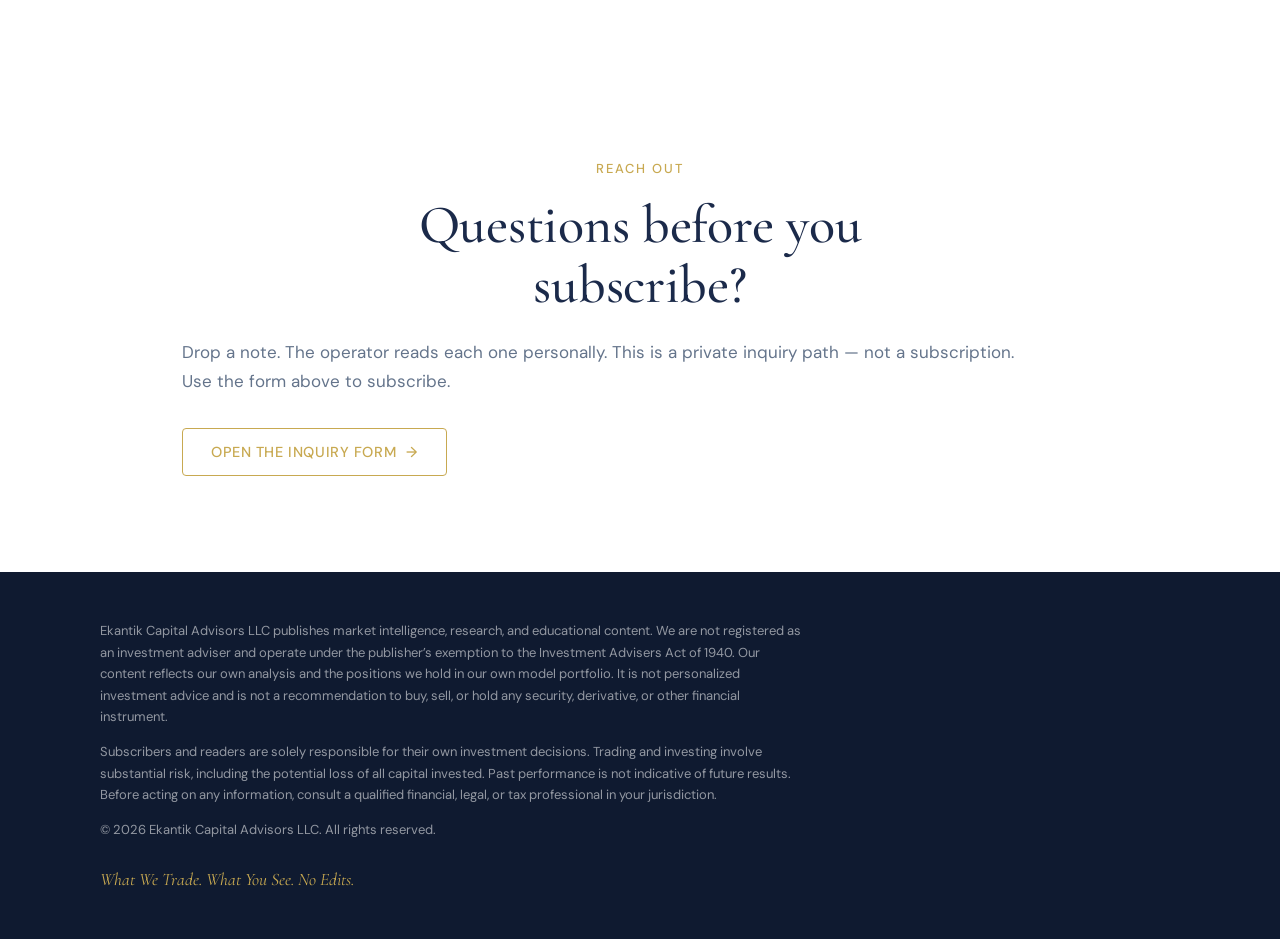
<file: mockup/active-futures.html>
<!DOCTYPE html>
<html lang="en">
<head>
    <meta charset="UTF-8">
    <meta name="viewport" content="width=device-width, initial-scale=1.0">
    <title>Active Futures · Ekantik Capital (MOCKUP — subscription rewrite)</title>
    <meta name="description" content="Active Futures alerts you can execute automatically without ever handing over your account. Subscribe to receive alerts in Discord; route them to your own broker through your own platform.">
    <meta name="theme-color" content="#1B2A4A">
    <link rel="preconnect" href="https://fonts.googleapis.com">
    <link rel="preconnect" href="https://fonts.gstatic.com" crossorigin>
    <link href="https://fonts.googleapis.com/css2?family=Cormorant+Garamond:ital,wght@0,500;0,600;0,700;1,500;1,600&family=DM+Sans:wght@400;500;700&family=JetBrains+Mono:wght@400;500&display=swap" rel="stylesheet">
    <link rel="stylesheet" href="../css/tokens.css">
    <link rel="stylesheet" href="../css/layout.css">
    <link rel="stylesheet" href="../css/components.css">
    <link rel="stylesheet" href="mockup.css">
</head>
<body>

    <!-- MOCKUP RIBBON (visible only on mockup; remove before merge) -->
    <div class="mockup-ribbon">
        <strong>MOCKUP · subscription rewrite</strong> &nbsp;·&nbsp; This file is on <code>subscription-rewrite</code> branch only.
        Counsel review required before public deployment. Items marked <span class="tflag">TRUTHFULNESS-FLAG</span> use intermediate
        language pending real prop-firm relationship.
    </div>

    <!-- ═══ NAV (carried over) ═══ -->
    <header class="nav" role="banner">
        <div class="nav__inner">
            <a class="nav__brand" href="/">ECA<span class="nav__brand-sub">Ekantik Capital</span></a>
            <ul class="nav__links">
                <li><a class="nav__link" href="https://doubles.ekantikcapital.com">Doctrine</a></li>
                <li><a class="nav__link nav__link--active" href="#" aria-current="page">Active Futures</a></li>
                <li><a class="nav__link" href="convexity-active.html">Convexity Experiment</a></li>
                <li><a class="nav__link" href="/experiment.html">Dashboard</a></li>
                <li><a class="nav__link" href="#reach-out">Reach out</a></li>
            </ul>
        </div>
    </header>

    <!-- ═══ BLOCK 2 — HEADER NOTICE (compliance) ═══ -->
    <div class="header-notice" role="note">
        <div class="container-narrow">
            Ekantik publishes market intelligence under the publisher&rsquo;s exemption. We are not a registered investment adviser. Information only &mdash; not personalized advice.
        </div>
    </div>

    <!-- ═══ SECTION A — HERO ═══ -->
    <header class="hero hero--subscription" id="hero" aria-labelledby="af-hero-h1">
        <div class="hero__inner-rb">
            <div class="hero-eyebrow">Active Futures &middot; Published Market Intelligence &middot; Subscriber Access</div>
            <h1 id="af-hero-h1">Active Futures. Alerts You Can Execute Automatically &mdash; <em>Without Ever Handing Over Your Account.</em></h1>
            <p class="hero-lead">
                Receive Active Futures alerts in Discord. Route them to your own broker through your own execution platform. Watch the model portfolio and the live account, side by side, in real time.
            </p>

            <ul class="hero-badges" aria-label="What you get">
                <li><span class="hero-badge__icon">🔐</span><strong>Your Account, Your Keys</strong><span>We never touch your broker.</span></li>
                <li><span class="hero-badge__icon">📊</span><strong>Model + Live, Side by Side</strong><span>Verifiable in real time.</span></li>
                <li><span class="hero-badge__icon">⚡</span><strong>30-Min Setup to Live Auto-Execution</strong><span>Manual or automated.</span></li>
            </ul>

            <div class="cta-row">
                <a href="#how" class="btn btn-gold">See How It Works <span class="arr">&rarr;</span></a>
                <a href="#dashboard" class="btn btn-ghost">View the Live Dashboard <span class="arr">&rarr;</span></a>
            </div>

            <p class="hero-cross-link">Also see: <a href="convexity-active.html">Convexity Experiment (options strategy) &rarr;</a></p>
        </div>
    </header>

    <!-- ═══ SECTION B — TWO-TIER EXECUTION ═══ -->
    <section class="block tiers-section" id="how">
        <div class="container section-inner">
            <div class="eyebrow">B &middot; How It Works</div>
            <h2 class="h-section">Two ways to execute. <em>You choose.</em></h2>

            <div class="tier-grid tier-grid--two">
                <article class="tier-card">
                    <div class="tier-card__icon">👆</div>
                    <h3 class="tier-card__title">Manual Execution</h3>
                    <p class="tier-card__sub">Full discretionary control</p>
                    <p class="tier-card__body">Read each alert in Discord. Decide whether to act. Place the order in your broker yourself.</p>
                    <p class="tier-card__time"><strong>~1–3 minutes</strong> per trade</p>
                    <p class="tier-card__best"><em>Best for:</em> subscribers who treat each alert as research input and want full discretion on every trade.</p>
                </article>

                <article class="tier-card tier-card--featured">
                    <span class="tier-card__badge">Most popular</span>
                    <div class="tier-card__icon">⚡</div>
                    <h3 class="tier-card__title">Automated</h3>
                    <p class="tier-card__sub">Through your own TradersPost account</p>
                    <p class="tier-card__body">Alerts route to your TradersPost account. Configure it to <strong>tap-confirm</strong> each trade with a push notification, or <strong>hands-off mirror</strong> per your pre-set risk caps &mdash; your choice, switchable any time inside TradersPost.</p>
                    <p class="tier-card__time"><strong>0–10 seconds</strong> per trade</p>
                    <p class="tier-card__best"><em>Best for:</em> subscribers who want speed without surrendering decision rights &mdash; or who want fully hands-off mirroring when their schedule doesn&rsquo;t allow real-time engagement.</p>
                </article>
            </div>

            <p class="tier-notice">You choose. You can switch any time. <strong>Ekantik never touches your account, your credentials, or your fills.</strong> Automation runs through your own TradersPost account; we have no access to it.</p>
        </div>
    </section>

    <!-- ═══ SECTION C — 30-MINUTE SETUP ═══ -->
    <section class="block setup-section">
        <div class="container section-inner">
            <div class="eyebrow">C &middot; The Setup</div>
            <h2 class="h-section">From signup to live auto-execution: <em>~30 minutes.</em></h2>

            <ol class="setup-timeline">
                <li class="setup-step">
                    <span class="setup-step__num">1</span>
                    <div>
                        <h3 class="setup-step__title">Open Broker Account</h3>
                        <p class="setup-step__time">5 min</p>
                        <p class="setup-step__body">Choose Tradovate, TradeStation, or Interactive Brokers.</p>
                    </div>
                </li>
                <li class="setup-step">
                    <span class="setup-step__num">2</span>
                    <div>
                        <h3 class="setup-step__title">Open TradersPost Account</h3>
                        <p class="setup-step__time">10 min</p>
                        <p class="setup-step__body">Independent platform. Connect your broker via OAuth.</p>
                    </div>
                </li>
                <li class="setup-step">
                    <span class="setup-step__num">3</span>
                    <div>
                        <h3 class="setup-step__title">Configure Your Risk Controls</h3>
                        <p class="setup-step__time">5 min</p>
                        <p class="setup-step__body">Set your max position size, daily loss cap, allowed symbols.</p>
                    </div>
                </li>
                <li class="setup-step">
                    <span class="setup-step__num">4</span>
                    <div>
                        <h3 class="setup-step__title">Connect to the Active Futures Alert Channel</h3>
                        <p class="setup-step__time">10 min</p>
                        <p class="setup-step__body">Test on paper trading. Then go live.</p>
                    </div>
                </li>
            </ol>

            <p class="setup-notice"><em>TradersPost is an independent third-party execution platform. Ekantik does not own, operate, or have access to your TradersPost account.</em></p>
            <p class="setup-cta"><a href="onboarding.html" class="btn btn-ghost-dark">Get the Full Setup Guide <span class="arr">&rarr;</span></a></p>
        </div>
    </section>

    <!-- ═══ SECTION D — TRANSPARENCY STANDARD (DASHBOARD) ═══ -->
    <section class="block dashboard-section" id="dashboard">
        <div class="container section-inner">
            <div class="eyebrow">D &middot; The Transparency Standard</div>
            <h2 class="h-section">Most firms show you a backtest. <em>We show you real fills.</em></h2>

            <div class="dashboard-preview" aria-label="Performance preview placeholder">
                <svg viewBox="0 0 720 320" xmlns="http://www.w3.org/2000/svg" role="img">
                    <rect width="720" height="320" fill="#FAF8F5" rx="8"/>
                    <line x1="40" y1="280" x2="700" y2="280" stroke="#1B2A4A" stroke-width="1"/>
                    <line x1="40" y1="40" x2="40" y2="280" stroke="#1B2A4A" stroke-width="1"/>
                    <!-- Model portfolio (gold) -->
                    <path d="M 40 250 L 130 230 L 220 210 L 310 175 L 400 165 L 490 140 L 580 110 L 670 90" fill="none" stroke="#C8A951" stroke-width="3"/>
                    <!-- Live account (navy) -->
                    <path d="M 40 250 L 130 240 L 220 225 L 310 205 L 400 195 L 490 175 L 580 155 L 670 130" fill="none" stroke="#1B2A4A" stroke-width="3" stroke-dasharray="6 4"/>
                    <!-- legend -->
                    <rect x="460" y="50" width="14" height="3" fill="#C8A951"/><text x="482" y="55" font-family="DM Sans" font-size="12" fill="#1B2A4A">Model Portfolio (alerted prices)</text>
                    <rect x="460" y="72" width="14" height="3" fill="#1B2A4A"/><text x="482" y="77" font-family="DM Sans" font-size="12" fill="#1B2A4A">Live Account &mdash; Real Fills</text>
                    <text x="40" y="30" font-family="JetBrains Mono" font-size="10" fill="#64748B">$ cumulative</text>
                    <text x="700" y="305" font-family="JetBrains Mono" font-size="10" fill="#64748B" text-anchor="end">trade sequence →</text>
                </svg>
                <p class="dashboard-preview__caption"><em>Illustrative placeholder. The live dashboard renders from the published trade journal in real time. Past performance is not indicative of future results.</em></p>
            </div>

            <div class="dashboard-body">
                <p>Most firms show you a backtested track record. We show you the actual live trading accounts publishing the model portfolio &mdash; <!-- TRUTHFULNESS-FLAG: spec calls for "including the prop firm accounts where we execute the model portfolio" — held until prop-firm relationship exists -->every fill, every slippage point, every miss. The model portfolio (alerted prices) and the live account (real fills) run side by side, publicly, in real time.</p>
                <p>Your own results, should you choose to act on our alerts, will differ from both. <!-- TRUTHFULNESS-FLAG: spec adds "prop fills and retail fills are not identical — commission structures, lot sizes, and available instruments vary" — held pending prop-firm relationship -->Commission structures, lot sizes, account types, and timing all introduce variance. We make those differences visible rather than hide them, so you can assess realistic replicability for yourself.</p>
            </div>

            <!-- Block 8 — Dashboard Notice (verbatim) -->
            <div class="dashboard-notice">
                <p class="dashboard-notice__heading">THE EKANTIK TRANSPARENCY STANDARD</p>
                <p>The performance shown below reflects our own model portfolio and, where labeled, the live trading accounts <!-- TRUTHFULNESS-FLAG -->we use to execute it. It is not a record of any subscriber&rsquo;s results. Your results will differ from both based on your broker, your account type, your timing, your sizing, and your execution discretion.</p>
                <p>Past performance does not guarantee future results. Trading involves substantial risk of loss. This is published for informational purposes only and is not personalized advice.</p>
            </div>

            <p class="dashboard-cta"><a href="/experiment.html" class="btn btn-gold">Open the Full Live Dashboard <span class="arr">&rarr;</span></a></p>
        </div>
    </section>

    <!-- ═══ HYBRID — THE COMPOUNDING LADDER (aspirational equity arc) ═══ -->
    <section class="block proof-band compounding-ladder">
        <div class="container section-inner">
            <p class="eyebrow"><span class="diamond">◆</span> What 12 months might look like</p>
            <h2 class="h-section">Aspirational equity arc &middot; <em>$5K &rarr; $50K in 12 months</em></h2>
            <p class="lede">One illustrative path under the doubling doctrine. The engine compounds via buffer-earned scaling <strong>1 &rarr; 4 ES</strong> as the profit buffer accumulates. <strong>Cooperative target: 10&times; the working unit in 12 months &mdash; approximately three doublings plus change.</strong> Hard constraint: the trailing floor (HWM &minus; 10% of working unit) representing the structural sit-out architecture &mdash; drawdown from any peak is bounded by the weekly cap and monthly stand-down cadence.</p>

            <div class="cl-aspirational-note">
                <strong>Aspirational &middot; under stated assumptions.</strong> The cadence rules, position-scaling logic, and target multiples shown below are <strong>design intent</strong> &mdash; the cooperative scenario where all four buffers fire. The live reference dataset (84 closed trades, Feb&ndash;May 2026 · net +$6,695 · R-expectancy +0.30R) supports the underlying methodology; the rules below extend it. Nothing on this page constitutes a forecast or guarantee. <a href="#how-we-operate" class="link-gold">See &sect;E for how we operate &rarr;</a>
            </div>

            <div class="eq-legend">
                <span class="eq-legend__item"><span class="eq-legend__swatch" style="background: #C8A951;"></span> Engine balance · multiplier of working unit · stair-step, sized up by buffer</span>
                <span class="eq-legend__item"><span class="eq-legend__swatch eq-legend__swatch--dashed"></span> Trailing floor (peak &minus; 10% of working unit)</span>
                <span class="eq-legend__item"><span class="eq-legend__swatch eq-legend__swatch--dot"></span> Position scale-up · buffer fired</span>
            </div>

            <svg class="eq-svg" viewBox="0 0 1100 480" role="img" aria-label="Aspirational equity arc over 12 months: working unit grows from 1x to 10x via buffer-earned scaling from 1 to 4 ES, trailing floor at HWM minus 10 percent">
                <defs>
                    <linearGradient id="accelEngineGrad" x1="0" y1="0" x2="0" y2="1">
                        <stop offset="0%" stop-color="#C8A951" stop-opacity="0.5"/>
                        <stop offset="100%" stop-color="#C8A951" stop-opacity="0.05"/>
                    </linearGradient>
                </defs>

                <!-- Y-axis gridlines + × labels -->
                <g font-family="DM Sans" font-size="11" fill="#94A3B8">
                    <line x1="80" y1="60"  x2="1020" y2="60"  stroke="rgba(250,248,245,0.12)"/><text x="68" y="64" text-anchor="end" fill="#FAF8F5">10× ($50K)</text>
                    <line x1="80" y1="127" x2="1020" y2="127" stroke="rgba(250,248,245,0.08)"/><text x="68" y="131" text-anchor="end">8× ($40K)</text>
                    <line x1="80" y1="193" x2="1020" y2="193" stroke="rgba(250,248,245,0.08)"/><text x="68" y="197" text-anchor="end">6× ($30K)</text>
                    <line x1="80" y1="260" x2="1020" y2="260" stroke="rgba(250,248,245,0.08)"/><text x="68" y="264" text-anchor="end">4× ($20K)</text>
                    <line x1="80" y1="327" x2="1020" y2="327" stroke="rgba(250,248,245,0.08)"/><text x="68" y="331" text-anchor="end">2× ($10K)</text>
                    <line x1="80" y1="360" x2="1020" y2="360" stroke="rgba(250,248,245,0.35)" stroke-dasharray="4 4"/><text x="68" y="364" text-anchor="end" fill="#FAF8F5" font-weight="600">1× start ($5K)</text>
                </g>

                <!-- X-axis (months) -->
                <g font-family="DM Sans" font-size="11" fill="#94A3B8">
                    <line x1="80" y1="420" x2="1020" y2="420" stroke="rgba(250,248,245,0.3)"/>
                    <text x="80"   y="442" text-anchor="middle">0 mo</text>
                    <text x="237"  y="442" text-anchor="middle">2</text>
                    <text x="393"  y="442" text-anchor="middle">4</text>
                    <text x="550"  y="442" text-anchor="middle">6</text>
                    <text x="707"  y="442" text-anchor="middle">8</text>
                    <text x="863"  y="442" text-anchor="middle">10</text>
                    <text x="1020" y="442" text-anchor="middle">12</text>
                </g>

                <!-- Engine curve: 4-phase accelerating stair-step
                     Phases: 1 ES (mo 0–3 → 2×), 2 ES (mo 3–6 → 4×), 3 ES (mo 6–9 → 7×), 4 ES (mo 9–12 → 10×) -->
                <path d="M 80,360 L 110,362 L 145,355 L 180,358 L 220,349 L 260,352 L 300,335 L 315,327 L 350,332 L 390,318 L 430,308 L 470,295 L 510,275 L 550,260 L 590,245 L 630,225 L 670,210 L 710,190 L 750,170 L 785,160 L 820,148 L 860,132 L 900,115 L 940,98 L 980,78 L 1020,60 L 1020,420 L 80,420 Z" fill="url(#accelEngineGrad)"/>
                <path d="M 80,360 L 110,362 L 145,355 L 180,358 L 220,349 L 260,352 L 300,335 L 315,327 L 350,332 L 390,318 L 430,308 L 470,295 L 510,275 L 550,260 L 590,245 L 630,225 L 670,210 L 710,190 L 750,170 L 785,160 L 820,148 L 860,132 L 900,115 L 940,98 L 980,78 L 1020,60" fill="none" stroke="#C8A951" stroke-width="2.6" stroke-linejoin="round"/>

                <!-- Trailing floor — HWM minus 10% of working unit, ratchets up at each buffer fire -->
                <path d="M 80,377 L 315,377 L 315,334 L 550,334 L 550,274 L 785,274 L 785,185 L 1020,185" fill="none" stroke="#DC2626" stroke-width="1.8" stroke-dasharray="6 4" opacity="0.85"/>

                <!-- Position scale-up dots at buffer fires -->
                <circle cx="315" cy="327" r="7" fill="#C8A951" stroke="#1B2A4A" stroke-width="2"/>
                <circle cx="550" cy="260" r="7" fill="#C8A951" stroke="#1B2A4A" stroke-width="2"/>
                <circle cx="785" cy="160" r="7" fill="#C8A951" stroke="#1B2A4A" stroke-width="2"/>

                <g font-family="DM Sans" font-size="10.5" fill="#C8A951" font-weight="700">
                    <text x="170" y="350" text-anchor="middle">pos: 1 ES</text>
                    <text x="317" y="318" text-anchor="middle">↑ 2 ES · Buffer 1</text>
                    <text x="552" y="251" text-anchor="middle">↑ 3 ES · Buffer 2</text>
                    <text x="787" y="151" text-anchor="middle">↑ 4 ES (cap) · Buffer 3</text>
                </g>

                <g font-family="DM Sans" font-size="10.5" fill="#DC2626" font-weight="700"><text x="1020" y="200" text-anchor="end">↗ floor: peak − 10%</text></g>

                <!-- Year-end target callout -->
                <rect x="870" y="60"  width="150" height="56" rx="4" fill="#1B2A4A" stroke="#C8A951" stroke-width="1"/>
                <text x="945" y="78"  text-anchor="middle" font-size="10" font-weight="700" fill="#C8A951" font-family="JetBrains Mono" letter-spacing="1">YEAR-END · TARGET</text>
                <text x="945" y="98"  text-anchor="middle" font-size="20" font-weight="700" fill="#FAF8F5" font-family="DM Sans">10× ($50K)</text>
                <text x="945" y="112" text-anchor="middle" font-size="9" fill="#94A3B8" font-family="DM Sans">aspirational · cooperative regime</text>

                <!-- Doublings callout -->
                <rect x="870" y="124" width="150" height="50" rx="4" fill="#C8A951"/>
                <text x="945" y="142" text-anchor="middle" font-size="10" font-weight="700" fill="#1B2A4A" font-family="JetBrains Mono" letter-spacing="1">DOUBLINGS</text>
                <text x="945" y="162" text-anchor="middle" font-size="18" font-weight="700" fill="#1B2A4A" font-family="DM Sans">≈ 3.3 (log₂ 10)</text>

                <text x="80" y="40" font-family="JetBrains Mono" font-size="11" font-weight="600" fill="#C8A951" letter-spacing="1">WORKING UNIT × MULTIPLIER · $5K BASE</text>
            </svg>

            <div class="eq-callout">
                <div class="eq-callout__item"><p class="eq-callout__label">Engine target</p><p class="eq-callout__value">10× ($5K&rarr;$50K)<br><span>earned doublings · cooperative</span></p></div>
                <div class="eq-callout__item"><p class="eq-callout__label">Doublings (log₂)</p><p class="eq-callout__value">≈ 3.3<br><span>log₂(10) = 3.32</span></p></div>
                <div class="eq-callout__item"><p class="eq-callout__label">Hard constraint</p><p class="eq-callout__value">Peak − 10%<br><span>structural sit-out · weekly $1K cap</span></p></div>
                <div class="eq-callout__item"><p class="eq-callout__label">Position scaling</p><p class="eq-callout__value">1 → 4 ES<br><span>earned by profit buffer · cap at 4</span></p></div>
                <div class="eq-callout__item"><p class="eq-callout__label">Realistic envelope</p><p class="eq-callout__value">2× — 10×<br><span>friction-adjusted band</span></p></div>
                <div class="eq-callout__item"><p class="eq-callout__label">Per-trade risk</p><p class="eq-callout__value">~6% of unit<br><span>realized avg $303 / $5K · live</span></p></div>
            </div>

            <!-- Kill conditions chip rail -->
            <div class="cl-kills">
                <div class="cl-kills__head">
                    <p class="cl-kills__h">↑ All eight kill conditions are armed at every step</p>
                    <p class="cl-kills__sub">The ladder halts when any one fires &mdash; regardless of which step has been reached. These are the existing sit-out, falsifiability, and fidelity conditions on the linear track; nothing new is invented for this visualization.</p>
                </div>
                <div class="cl-kills__chips">
                    <div class="cl-chip"><span class="cl-chip__num">KC-01</span><span class="cl-chip__label">Rolling-100 EV ≤ $0/trade</span><span class="cl-chip__hint">Edge Gate · Expression Layer</span></div>
                    <div class="cl-chip"><span class="cl-chip__num">KC-02</span><span class="cl-chip__label">Weekly $1,000 cap hit</span><span class="cl-chip__hint">Per-contract · stand down rest of week</span></div>
                    <div class="cl-chip"><span class="cl-chip__num">KC-03</span><span class="cl-chip__label">2 consecutive losing weeks</span><span class="cl-chip__hint">Monthly stand-down</span></div>
                    <div class="cl-chip"><span class="cl-chip__num">KC-04</span><span class="cl-chip__label">Attribution breach (C-01)</span><span class="cl-chip__hint">Missing tag or hand-applied H1</span></div>
                    <div class="cl-chip"><span class="cl-chip__num">KC-05</span><span class="cl-chip__label">Rule-mod breach (C-02)</span><span class="cl-chip__hint">Unwitnessed protocol modification</span></div>
                    <div class="cl-chip"><span class="cl-chip__num">KC-06</span><span class="cl-chip__label">Daily routine < 95% (C-03)</span><span class="cl-chip__hint">Pre-market visualizations · 30-day rolling</span></div>
                    <div class="cl-chip"><span class="cl-chip__num">KC-07</span><span class="cl-chip__label">Loss streak > 4</span><span class="cl-chip__hint">Battery Test 7 · discipline ceiling</span></div>
                    <div class="cl-chip"><span class="cl-chip__num">KC-08</span><span class="cl-chip__label">Fidelity T2/T3 active</span><span class="cl-chip__hint">Binding Interpretation Rule · gate suspended</span></div>
                </div>
            </div>

            <div class="proof-grid proof-grid--explainer">
                <article class="proof-card">
                    <h3>Disciplined Risk</h3>
                    <p>Risk per trade stays anchored to a fixed fraction of the working unit. The <em>dollar</em> amount grows because the unit grows; the <em>percentage</em> never escalates. Realized average is currently ~$303/trade on the $5K unit (live, 84 trades).</p>
                </article>
                <article class="proof-card">
                    <h3>Earned Leverage</h3>
                    <p>Position size advances only when verified profits compound the base. <strong>The second ES contract is paid for by the first.</strong> Scale is <em>earned</em> &mdash; never borrowed, never assumed, never on operator confidence.</p>
                </article>
                <article class="proof-card">
                    <h3>Velocity Compounds</h3>
                    <p>Each buffer shortens the time to the next as throughput grows linearly with contract count. By the 4-ES ceiling, the engine is doing the heavy lifting and dollar outcomes climb non-linearly. <strong>10×</strong> is just over three doublings &mdash; not a leap.</p>
                </article>
            </div>

            <p class="proof-band__close cl-compliance">Aspirational and illustrative. Headline targets (10× engine, ≈3.3 doublings, 12-month window) are <strong>design intent</strong>, not forecasts. The cooperative scenario assumes all four buffers fire; the realistic envelope is 2&times;&ndash;10&times; (friction-adjusted). The trailing floor at HWM − 10% represents the <em>structural intent</em> of the existing sit-out cadence (weekly $1,000 cap + 2-week-loss monthly stand-down) &mdash; markets can gap and slip; nothing on this page is a guarantee. Past performance is not indicative of future results. Sample is pre-asymptotic at 84 closed trades.</p>
        </div>
    </section>

    <!-- ═══ SECTION E — HOW WE OPERATE (Block 3 verbatim) ═══ -->
    <section class="block how-we-operate-section" id="how-we-operate">
        <div class="container-narrow">
            <div class="section-eyebrow center">E &middot; How We Operate</div>
            <h2 class="how-we-operate__h">Read this before you subscribe.</h2>

            <div class="how-we-operate__body">
                <p>Ekantik Capital Advisors LLC is a publisher of market intelligence and investment research. We are not currently registered as an investment adviser under the Investment Advisers Act of 1940 or the laws of any state. We operate under the publisher&rsquo;s exemption, which permits the publication of impersonal market commentary, analysis, and educational content to a general audience.</p>

                <p><strong>What this means in plain language:</strong></p>

                <ul class="how-we-operate__list">
                    <li>Everything we publish reflects our own analysis and the positions we hold in our own model portfolio. We are not giving you personalized advice tailored to your specific situation.</li>
                    <li>We do not manage your account, hold your capital, or direct your trades. Every decision you make on your own account is your own.</li>
                    <li>We do not receive compensation for recommending specific securities from any third party. We are paid only by our subscribers, for the intelligence we publish.</li>
                    <li>Our performance dashboard shows what we are doing in our own model portfolio in real time. Your results, should you choose to act on our publications, will differ based on your timing, sizing, broker, and execution discipline.</li>
                </ul>

                <p>We have chosen this structure deliberately. It keeps our publication clean of conflicts and keeps you in full control of your capital. As the firm scales and we register as an investment adviser, we will update this page accordingly and notify subscribers in advance of any change to our regulatory status.</p>
            </div>
        </div>
    </section>

    <!-- ═══ SECTION F — SUBSCRIBE CTA ═══ -->
    <section class="block subscribe-section" id="subscribe">
        <div class="container-narrow">
            <div class="section-eyebrow center">F &middot; Subscribe</div>
            <h2 class="subscribe__h">Subscribe to Active Futures.</h2>
            <p class="subscribe__sub">Manual or automated. You choose. Your account stays yours.</p>

            <form class="subscribe-form" novalidate>
                <label class="subscribe-form__field"><span>Name</span><input type="text" name="name" autocomplete="name" required></label>
                <label class="subscribe-form__field"><span>Email</span><input type="email" name="email" autocomplete="email" required></label>
                <label class="subscribe-form__field"><span>Discord handle</span><input type="text" name="discord" autocomplete="off" required></label>

                <fieldset class="subscribe-ack">
                    <legend>Required acknowledgments</legend>
                    <p class="subscribe-ack__note"><em>Each box must be checked individually. None pre-checked. Form submission is rejected if any acknowledgment is unchecked.</em></p>

                    <label><input type="checkbox" required> I understand that Ekantik Capital Advisors LLC is not a registered investment adviser and publishes market intelligence under the publisher&rsquo;s exemption.</label>
                    <label><input type="checkbox" required> I understand that all content I receive &mdash; including alerts, research, and commentary &mdash; is general market intelligence and not personalized investment advice.</label>
                    <label><input type="checkbox" required> I understand that I am solely responsible for my own investment decisions, including position sizing, risk management, and whether to act on any published alert.</label>
                    <label><input type="checkbox" required> I understand that trading and investing involve substantial risk of loss, that past performance does not guarantee future results, and that I may lose all capital I invest.</label>
                    <label><input type="checkbox" required> I understand that any third-party execution platform (e.g., TradersPost) and my broker are independent of Ekantik and that Ekantik does not have access to my account, my credentials, or my positions.</label>
                    <label><input type="checkbox" required> I have read and agree to the Ekantik Terms of Service and Privacy Policy.</label>
                </fieldset>

                <button type="submit" class="btn btn-gold btn-large">Start with Paper Trading <span class="arr">&rarr;</span></button>
                <p class="subscribe-form__note"><em>Pricing tiers TBD &mdash; pending operator confirmation. Mockup form does not submit.</em></p>
            </form>
        </div>
    </section>

    <!-- ═══ REACH OUT ═══ -->
    <section class="section section--white" id="reach-out">
        <div class="container-narrow">
            <div class="section-eyebrow center">Reach Out</div>
            <h2 class="defense-h">Questions before you subscribe?</h2>
            <p class="reach-intro">Drop a note. The operator reads each one personally. This is a private inquiry path &mdash; not a subscription. Use the form above to subscribe.</p>
            <p class="setup-cta"><a href="/#reach-out" class="btn btn-ghost-dark">Open the inquiry form <span class="arr">&rarr;</span></a></p>
        </div>
    </section>

    <!-- ═══ BLOCK 1 — MASTER FOOTER DISCLAIMER ═══ -->
    <footer class="footer footer--compliance" role="contentinfo">
        <div class="footer__inner">
            <div class="footer__disclosure">
                <p>Ekantik Capital Advisors LLC publishes market intelligence, research, and educational content. We are not registered as an investment adviser and operate under the publisher&rsquo;s exemption to the Investment Advisers Act of 1940. Our content reflects our own analysis and the positions we hold in our own model portfolio. It is not personalized investment advice and is not a recommendation to buy, sell, or hold any security, derivative, or other financial instrument.</p>
                <p>Subscribers and readers are solely responsible for their own investment decisions. Trading and investing involve substantial risk, including the potential loss of all capital invested. Past performance is not indicative of future results. Before acting on any information, consult a qualified financial, legal, or tax professional in your jurisdiction.</p>
                <p>© 2026 Ekantik Capital Advisors LLC. All rights reserved.</p>
                <p class="footer__tagline"><em>What We Trade. What You See. No Edits.</em></p>
            </div>
        </div>
    </footer>

</body>
</html>
</file>
<file: css/tokens.css>
/* =====================================================
   Ekantik 10x — Design Tokens
   Spec §9.1, §9.2, §9.3
   ===================================================== */

:root {
    /* ─── Palette (Rebuild Spec §2.1) ─── */
    --navy:        #1B2A4A;        /* Deep Navy — dominant brand */
    --navy-deep:   #0F1A30;        /* darker scrim, hero overlay */
    --navy-darker: #0A1226;        /* deepest panel */
    --navy-dark:   #0F1A33;        /* legacy alias */
    --navy-ink:    #0F1A30;        /* legacy alias */
    --gold:        #C8A951;        /* Warm Gold — emphasis only */
    --gold-bright: #D9BC68;        /* hover state on gold buttons */
    --gold-warm:   #D9B963;        /* legacy alias */
    --gold-soft:   rgba(200, 169, 81, 0.14);   /* tinted row / panel bg */
    --gold-glow:   rgba(200, 169, 81, 0.32);   /* hover halo */
    --gold-pale:   #F0E8CF;        /* legacy callout */
    --ivory:       #FAF8F5;        /* Soft Ivory — primary canvas */
    --ivory-warm:  #F4EFE7;        /* warmer ivory for authority panel */
    --cream:       #FAF8F5;        /* legacy alias */
    --cream-2:     #EFEBE0;
    --slate:       #64748B;        /* Slate Gray — supporting text */
    --slate-light: #94A3B8;
    --slate-dim:   rgba(148, 163, 184, 0.7);
    --ink:         #1A1A1A;
    --muted:       #6B6B6B;
    --positive:    #6FCF97;        /* functional positive accent */
    --negative:    #E07B6A;        /* functional negative accent */
    --border:      rgba(27, 42, 74, 0.12);
    --border-strong: rgba(27, 42, 74, 0.22);
    --divider:     rgba(27, 42, 74, 0.12);  /* legacy alias */
    --line-dim:    rgba(200, 169, 81, 0.18);
    --line-faint:  rgba(250, 248, 245, 0.10);
    --pass:        #2D5016;
    --fail:        #DC2626;
    --live:        #2FB464;
    --white:       #FFFFFF;

    /* ─── Typography (Dev Spec §1.2) ─── */
    --font-serif: 'Cormorant Garamond', Georgia, 'Times New Roman', serif;
    --font-sans:  'DM Sans', Calibri, Arial, -apple-system, BlinkMacSystemFont, 'Segoe UI', sans-serif;
    --font-mono:  'JetBrains Mono', 'SF Mono', Menlo, Consolas, monospace;

    /* ─── Spacing (8px base) ─── */
    --s-1: 8px;
    --s-2: 16px;
    --s-3: 24px;
    --s-4: 32px;
    --s-6: 48px;
    --s-8: 64px;
    --s-12: 96px;

    /* ─── Layout (Dev Spec §1.4) ─── */
    --max-content: 720px;
    --max-wide:    1080px;       /* hero & narrative max */
    --max-grid:    1280px;       /* multi-column sections */

    /* ─── Elevation & motion ─── */
    --shadow-sm: 0 1px 2px rgba(27, 42, 74, 0.06), 0 1px 3px rgba(27, 42, 74, 0.08);
    --shadow-md: 0 4px 12px rgba(27, 42, 74, 0.08);
    --radius-sm: 4px;
    --radius-md: 8px;
    --radius-pill: 9999px;

    /* ─── Type scale ─── */
    --fs-h1:   clamp(40px, 5.5vw, 64px);
    --fs-h2:   clamp(28px, 3.5vw, 40px);
    --fs-h3:   20px;
    --fs-body: 16px;
    --fs-small:14px;
    --fs-xs:   12px;
}
</file>
<file: css/layout.css>
/* =====================================================
   Ekantik 10x — Layout (spec §9.3, §9.5)
   Single-column, mobile-first, 640–720 content width.
   ===================================================== */

*, *::before, *::after { box-sizing: border-box; }

html { scroll-behavior: smooth; -webkit-text-size-adjust: 100%; }

body {
    margin: 0;
    font-family: var(--font-sans);
    font-size: var(--fs-body);
    line-height: 1.6;
    color: var(--ink);
    background: var(--cream);
    -webkit-font-smoothing: antialiased;
    -moz-osx-font-smoothing: grayscale;
}

/* ─── Nav + trust strip ─── */
.nav {
    position: sticky; top: 0; z-index: 50;
    background: var(--navy);
    color: var(--white);
    border-bottom: 1px solid rgba(255,255,255,0.06);
}
.nav__inner {
    max-width: var(--max-wide);
    margin: 0 auto;
    padding: 14px var(--s-2);
    display: flex; align-items: center; justify-content: space-between;
}
.nav__brand {
    font-family: var(--font-serif);
    font-weight: 700;
    font-size: 18px;
    color: var(--gold);
    text-decoration: none;
    letter-spacing: 0.01em;
}
.nav__brand-sub {
    display: inline-block; margin-left: 8px;
    font-family: var(--font-sans);
    font-size: 10px;
    color: rgba(255,255,255,0.5);
    letter-spacing: 0.18em;
    text-transform: uppercase;
    vertical-align: middle;
}
.nav__links {
    display: flex; gap: var(--s-3); align-items: center;
    list-style: none; margin: 0; padding: 0;
}
.nav__link {
    color: rgba(255,255,255,0.75);
    text-decoration: none;
    font-size: var(--fs-small);
    font-weight: 500;
    padding: 6px 2px;
    border-bottom: 2px solid transparent;
}
.nav__link:hover { color: var(--white); }
.nav__link--active {
    color: var(--white);
    border-bottom-color: var(--gold);
}
.nav__toggle {
    display: none;
    background: none; border: none; color: var(--white);
    font-size: 22px; cursor: pointer; padding: 8px 12px;
    min-height: 44px; min-width: 44px;
}

.trust-strip {
    background: var(--cream-2);
    color: var(--ink);
    font-family: var(--font-mono);
    font-size: var(--fs-xs);
    border-bottom: 1px solid var(--divider);
}
.trust-strip__inner {
    max-width: var(--max-wide);
    margin: 0 auto;
    padding: 10px var(--s-2);
    display: flex; gap: var(--s-3); flex-wrap: wrap;
    align-items: center; justify-content: space-between;
}
.trust-strip__group { display: inline-flex; gap: var(--s-2); align-items: center; flex-wrap: wrap; }
.trust-strip__sep { color: var(--muted); }

/* ─── Section framing ─── */
.section {
    padding: var(--s-12) var(--s-2);
    border-bottom: 1px solid var(--divider);
}
.section:last-of-type { border-bottom: none; }
.section--cream { background: var(--cream); }
.section--white { background: var(--white); }
.section--navy  { background: var(--navy); color: var(--white); }

.section__inner {
    max-width: var(--max-content);
    margin: 0 auto;
}
.section__inner--wide {
    max-width: var(--max-wide);
    margin: 0 auto;
}

/* ─── Hero ─── */
.hero {
    padding: var(--s-12) var(--s-2);
    background: var(--ivory);
    border-top: 1px solid var(--divider);
    border-bottom: 1px solid var(--divider);
    text-align: left;
}
.hero__inner { max-width: var(--max-wide); margin: 0 auto; }
.hero__h1 {
    font-family: var(--font-serif);
    font-size: var(--fs-h1);
    line-height: 1.08;
    color: var(--navy);
    margin: 0 0 var(--s-4);
    font-weight: 700;
    letter-spacing: -0.01em;
}
.hero__h1 span { display: block; }
.hero__subline {
    font-family: var(--font-serif);
    font-size: 22px;
    line-height: 1.4;
    color: var(--navy);
    margin: var(--s-4) 0 0;
    max-width: 640px;
}
.hero__ctas {
    margin-top: var(--s-4);
    display: flex; gap: var(--s-2); flex-wrap: wrap;
}

/* ─── Hero stat quartet ─── */
.stat-quartet {
    display: grid;
    grid-template-columns: repeat(4, 1fr);
    gap: var(--s-2);
    margin: var(--s-4) 0 0;
}

/* ─── Section A: Edge triplet ─── */
.edge-triplet {
    display: grid;
    grid-template-columns: repeat(3, 1fr);
    gap: var(--s-3);
    margin: var(--s-4) 0;
}

/* ─── Section B: controls bar ─── */
.controls-bar {
    display: flex; flex-wrap: wrap; gap: var(--s-2);
    align-items: center; justify-content: space-between;
    padding: var(--s-2); margin: var(--s-3) 0;
    background: var(--cream-2);
    border: 1px solid var(--divider);
    border-radius: var(--radius-md);
    font-family: var(--font-mono);
    font-size: var(--fs-xs);
}
.controls-bar__group { display: inline-flex; gap: var(--s-2); align-items: center; }
.controls-bar__buttons { display: inline-flex; gap: var(--s-1); }

/* ─── Section C: two-card row ─── */
.validation-row {
    display: grid;
    grid-template-columns: 1fr 1fr;
    gap: var(--s-3);
}

/* ─── Footer ─── */
.footer {
    background: var(--navy);
    color: rgba(255,255,255,0.75);
    padding: var(--s-8) var(--s-2);
    font-size: var(--fs-small);
    line-height: 1.6;
}
.footer__inner { max-width: var(--max-wide); margin: 0 auto; }
.footer__architecture {
    display: grid;
    grid-template-columns: repeat(3, 1fr);
    gap: var(--s-3);
    margin-bottom: var(--s-4);
    padding-bottom: var(--s-4);
    border-bottom: 1px solid rgba(255,255,255,0.1);
}
.footer__disclosure {
    font-size: var(--fs-xs);
    color: rgba(255,255,255,0.55);
    max-width: 840px;
}
.footer__disclosure p { margin: 0 0 var(--s-1); }

/* ─── Responsive ─── */
@media (max-width: 760px) {
    .section { padding: var(--s-6) var(--s-2); }
    .hero { padding: var(--s-6) var(--s-2); }
    .stat-quartet { grid-template-columns: 1fr 1fr; gap: var(--s-1); }
    .edge-triplet { grid-template-columns: 1fr; }
    .validation-row { grid-template-columns: 1fr; }
    .footer__architecture { grid-template-columns: 1fr 1fr; }
    .nav__links { display: none; }
    .nav__links--open {
        display: flex; flex-direction: column; gap: var(--s-2);
        position: absolute; right: var(--s-2); top: 56px;
        background: var(--navy);
        padding: var(--s-2) var(--s-3);
        border: 1px solid rgba(255,255,255,0.1);
        border-radius: var(--radius-md);
    }
    .nav__toggle { display: inline-block; }
    .trust-strip__inner { font-size: 11px; }
    .hero__subline { font-size: 18px; }
    .hero__ctas { flex-direction: column; align-items: stretch; }
}
</file>
<file: css/components.css>
/* =====================================================
   Ekantik 10x — Components (spec §9.4)
   Stat card, PASS/FAIL pill, buttons, table, callout.
   ===================================================== */

/* ─── Headings ─── */
h1, h2, h3 { font-family: var(--font-serif); color: var(--navy); font-weight: 700; letter-spacing: -0.005em; margin-top: 0; }
h2 { font-size: var(--fs-h2); line-height: 1.15; margin: 0 0 var(--s-2); }
h3 { font-size: var(--fs-h3); line-height: 1.25; margin: 0 0 var(--s-1); }
.section--navy h1, .section--navy h2, .section--navy h3 { color: var(--white); }

.subhead {
    color: var(--muted);
    font-size: var(--fs-body);
    line-height: 1.5;
    margin: 0 0 var(--s-4);
    max-width: 640px;
}
.section--navy .subhead { color: rgba(255,255,255,0.7); }

.eyebrow {
    display: block;
    font-family: var(--font-sans);
    font-size: 11px;
    font-weight: 700;
    color: var(--gold);
    letter-spacing: 0.16em;
    text-transform: uppercase;
    margin: 0 0 var(--s-2);
}

p { margin: 0 0 var(--s-2); }
p.lede { font-size: 18px; line-height: 1.6; color: var(--ink); }
a { color: var(--navy); text-decoration: underline; text-decoration-thickness: 1px; text-underline-offset: 3px; }
a:hover { color: var(--gold); }
.section--navy a { color: var(--gold); }
.section--navy a:hover { color: var(--gold-warm); }

/* ─── Stat card ─── */
.stat-card {
    border: 1px solid var(--divider);
    border-radius: var(--radius-sm);
    padding: var(--s-3) var(--s-2);
    background: var(--white);
    transition: border-color 0.15s ease, box-shadow 0.15s ease;
    text-align: left;
}
.stat-card:hover { border-color: var(--navy); box-shadow: var(--shadow-sm); }
.stat-card__label {
    font-family: var(--font-sans);
    font-size: 11px;
    font-weight: 600;
    color: var(--muted);
    letter-spacing: 0.08em;
    text-transform: uppercase;
    margin: 0 0 6px;
}
.stat-card__value {
    font-family: var(--font-mono);
    font-size: 40px;
    line-height: 1.1;
    color: var(--navy);
    font-weight: 500;
    letter-spacing: -0.02em;
    margin: 0;
}
.stat-card__caption {
    font-size: 11px;
    color: var(--muted);
    margin: 6px 0 0;
    line-height: 1.4;
}

.stat-card--lg .stat-card__value { font-size: 56px; }
.stat-card--lg { padding: var(--s-3); }

.stat-card--dark {
    background: var(--navy);
    border-color: transparent;
    color: var(--white);
}
.stat-card--dark .stat-card__label { color: rgba(255,255,255,0.6); }
.stat-card--dark .stat-card__value { color: var(--gold); }
.stat-card--dark .stat-card__caption { color: rgba(255,255,255,0.55); }

/* ─── PASS / FAIL pill ─── */
.pill {
    display: inline-block;
    min-width: 60px;
    padding: 4px 12px;
    border-radius: var(--radius-pill);
    font-family: var(--font-sans);
    font-size: 11px;
    font-weight: 700;
    letter-spacing: 0.08em;
    text-transform: uppercase;
    color: var(--white);
    text-align: center;
    line-height: 16px;
}
.pill--pass { background: var(--pass); }
.pill--fail { background: var(--fail); }
.pill--neutral { background: var(--muted); }

/* ─── Buttons ─── */
.btn {
    display: inline-flex;
    align-items: center;
    gap: 8px;
    min-height: 44px;
    padding: 10px 24px;
    font-family: var(--font-sans);
    font-size: 15px;
    font-weight: 600;
    border-radius: var(--radius-sm);
    border: 1px solid transparent;
    cursor: pointer;
    text-decoration: none;
    transition: background 0.15s ease, border-color 0.15s ease, color 0.15s ease, transform 0.05s ease;
    line-height: 1;
}
.btn:active { transform: translateY(1px); }
.btn--primary {
    background: var(--gold);
    color: var(--navy);
    border-color: var(--gold);
}
.btn--primary:hover { background: var(--gold-warm); border-color: var(--gold-warm); color: var(--navy); }
.btn--secondary {
    background: transparent;
    color: var(--navy);
    border-color: var(--navy);
}
.btn--secondary:hover { background: var(--navy); color: var(--white); }
.btn--tertiary {
    background: transparent;
    color: var(--navy);
    border-color: transparent;
    padding: 12px 4px;
    min-height: 44px;
    text-decoration: underline;
}
.btn--tertiary:hover { color: var(--gold); }
.section--navy .btn--secondary { color: var(--white); border-color: var(--white); }
.section--navy .btn--secondary:hover { background: var(--white); color: var(--navy); }
.btn--sm { padding: 10px 14px; min-height: 44px; font-size: 13px; }

/* ─── Table ─── */
.data-table {
    width: 100%;
    border-collapse: collapse;
    font-family: var(--font-sans);
    font-size: var(--fs-small);
    background: var(--white);
    border: 1px solid var(--divider);
    border-radius: var(--radius-md);
    overflow: hidden;
}
.data-table thead th {
    background: var(--navy);
    color: var(--white);
    padding: 14px var(--s-2);
    text-align: left;
    font-size: 12px;
    font-weight: 700;
    letter-spacing: 0.08em;
    text-transform: uppercase;
}
.data-table tbody td {
    padding: 14px var(--s-2);
    border-top: 1px solid var(--divider);
    vertical-align: middle;
}
.data-table tbody tr:nth-child(even) td { background: var(--cream); }
.data-table tbody tr:hover td { background: rgba(200, 169, 81, 0.06); }
.data-table td.num, .data-table th.num { text-align: right; font-variant-numeric: tabular-nums; font-family: var(--font-mono); }
.data-table__test-name {
    font-weight: 600; color: var(--navy); cursor: pointer;
    background: none; border: none; font-size: inherit; text-align: left;
    display: block; width: 100%; padding: 14px 0; margin: -14px 0;
    min-height: 44px;
}
.data-table__test-name:hover { color: var(--gold); text-decoration: underline; }

@media (max-width: 640px) {
    .data-table__wrap { overflow-x: auto; -webkit-overflow-scrolling: touch; }
}

/* ─── Callout ─── */
.callout {
    background: var(--cream-2);
    border-left: 4px solid var(--gold);
    padding: var(--s-2) var(--s-3);
    border-radius: 0 var(--radius-sm) var(--radius-sm) 0;
    margin: var(--s-3) 0;
}
.callout__title {
    font-weight: 700;
    color: var(--navy);
    margin: 0 0 6px;
}
.callout__body { margin: 0; color: var(--ink); }

.callout--small {
    padding: 10px var(--s-2);
    border-left-width: 3px;
    margin: var(--s-2) 0 0;
    line-height: 1.5;
}
.callout--small .callout__title { margin-bottom: 4px; }

/* ─── Filter pills (trade log day-range) ─── */
.filter-bar {
    display: flex;
    gap: 6px;
    flex-wrap: wrap;
    margin: var(--s-1) 0 var(--s-2);
}
.filter-pill {
    padding: 6px 14px;
    min-height: 32px;
    border: 1px solid var(--divider);
    background: var(--white);
    color: var(--ink);
    border-radius: var(--radius-pill);
    font-family: var(--font-sans);
    font-size: 12px;
    font-weight: 600;
    letter-spacing: 0.04em;
    cursor: pointer;
    transition: background 0.15s ease, color 0.15s ease, border-color 0.15s ease;
}
.filter-pill:hover { border-color: var(--navy); }
.filter-pill--active {
    background: var(--navy);
    color: var(--white);
    border-color: var(--navy);
}

/* Scrollable trade log body when there are many trades */
.data-table__wrap--scroll {
    max-height: 480px;
    overflow-y: auto;
    border-radius: var(--radius-md);
}
.data-table__wrap--scroll .data-table thead th {
    position: sticky;
    top: 0;
    z-index: 1;
}

/* ─── Inline charts (Section A — equity curve + monthly bars) ─── */
.mini-chart {
    position: relative;
    height: 260px;
    margin: var(--s-2) 0 var(--s-2);
    background: var(--white);
    border: 1px solid var(--divider);
    border-radius: var(--radius-md);
    padding: var(--s-2);
}
.mini-chart--bars { height: 180px; }
.mini-stats {
    display: grid;
    grid-template-columns: repeat(3, 1fr);
    gap: var(--s-2);
    margin-bottom: var(--s-3);
}
.mini-stats > div {
    background: var(--cream-2);
    border-radius: var(--radius-sm);
    padding: 10px var(--s-2);
    display: flex;
    flex-direction: column;
    gap: 2px;
}
.mini-stats__label {
    font-family: var(--font-sans);
    font-size: 11px;
    font-weight: 600;
    color: var(--muted);
    letter-spacing: 0.06em;
    text-transform: uppercase;
}
.mini-stats__val {
    font-family: var(--font-mono);
    font-size: 22px;
    color: var(--navy);
    font-weight: 500;
    letter-spacing: -0.01em;
}
@media (max-width: 640px) {
    .mini-stats { grid-template-columns: 1fr; }
    .mini-chart { height: 180px; }
}

/* ─── Failure interpretation note (below battery table) ─── */
.failure-note {
    margin: var(--s-3) 0 var(--s-4);
    padding: var(--s-3) var(--s-4);
    border-left: 4px solid var(--gold);
    background: var(--cream-2);
    border-radius: var(--radius-sm);
}
.failure-note h4 {
    margin: 0 0 var(--s-1);
    font-family: var(--font-serif);
    font-size: 22px;
    color: var(--navy);
    font-weight: 700;
    letter-spacing: -0.005em;
}
.failure-note p {
    margin: 0 0 var(--s-1);
    line-height: 1.6;
    color: var(--ink);
    font-family: var(--font-sans);
    font-size: var(--fs-body);
}
.failure-note p:last-child { margin-bottom: 0; }
.failure-note__footer {
    font-size: var(--fs-small);
    color: var(--muted);
    font-style: italic;
}
.failure-note--a { border-left-color: var(--gold); }          /* context — gold */
.failure-note--b { border-left-color: #B00020; }              /* genuine concern — red */
.failure-note--c { border-left-color: #D97706; }              /* watch — amber */

/* ─── Pulsing live dot ─── */
.live-dot {
    display: inline-block;
    width: 8px; height: 8px;
    border-radius: 50%;
    background: var(--live);
    margin-right: 6px;
    animation: pulse 2s infinite;
    vertical-align: middle;
}
@keyframes pulse {
    0%, 100% { box-shadow: 0 0 0 0 rgba(47, 180, 100, 0.6); }
    50%      { box-shadow: 0 0 0 6px rgba(47, 180, 100, 0); }
}

/* ─── Card (general) ─── */
.card {
    background: var(--white);
    border: 1px solid var(--divider);
    border-radius: var(--radius-md);
    padding: var(--s-3);
}
.card__header {
    display: flex; align-items: center; justify-content: space-between;
    margin-bottom: var(--s-2); gap: var(--s-2);
}

/* ─── Glossary card ─── */
.glossary { margin-top: var(--s-4); }
.glossary__title { margin-bottom: var(--s-3); }
.glossary__card {
    scroll-margin-top: 100px;
    border: 1px solid var(--divider);
    border-radius: var(--radius-md);
    background: var(--white);
    margin-bottom: var(--s-2);
}
.glossary__summary {
    cursor: pointer;
    padding: var(--s-2) var(--s-3);
    font-weight: 600;
    color: var(--navy);
    display: flex; justify-content: space-between; align-items: center;
    list-style: none;
}
.glossary__summary::-webkit-details-marker { display: none; }
.glossary__summary::after {
    content: '+';
    font-family: var(--font-mono);
    font-size: 20px;
    color: var(--gold);
    transition: transform 0.15s ease;
}
.glossary__card[open] .glossary__summary::after { content: '−'; }
.glossary__body {
    padding: 0 var(--s-3) var(--s-3);
    color: var(--ink);
    border-top: 1px solid var(--divider);
    padding-top: var(--s-2);
    font-size: var(--fs-small);
}
.glossary__body p { margin: 0 0 var(--s-2); }
.glossary__formula {
    font-family: var(--font-mono);
    font-size: 13px;
    background: var(--cream-2);
    padding: var(--s-1) var(--s-2);
    border-radius: var(--radius-sm);
    display: inline-block;
    margin: 6px 0;
}
.glossary__calc {
    margin-top: var(--s-2);
    font-family: var(--font-mono);
    font-size: 12px;
    color: var(--muted);
    padding: var(--s-2);
    background: var(--cream);
    border-radius: var(--radius-sm);
    border: 1px solid var(--divider);
}

/* ─── Attributes-of-a-Sustainable-Edge hub ─── */
.edge-hub {
    position: relative;
    width: 100%;
    max-width: 720px;
    aspect-ratio: 1 / 1;
    margin: var(--s-8) auto var(--s-6);
    padding: 0;
}
.edge-hub__svg {
    position: absolute;
    inset: 0;
    width: 100%;
    height: 100%;
    pointer-events: none;
    z-index: 1;
}
.edge-hub__center,
.edge-hub__sat {
    position: absolute;
    transform: translate(-50%, -50%);
    z-index: 2;
}
.edge-hub__center {
    top: 50%;
    left: 50%;
    width: 30%;
    max-width: 216px;
    aspect-ratio: 1 / 1;
    border-radius: 50%;
    background: var(--navy);
    color: var(--gold);
    display: grid;
    place-items: center;
    padding: var(--s-2);
    text-align: center;
    box-shadow: 0 6px 20px rgba(27, 42, 74, 0.12);
}
.edge-hub__center-eyebrow {
    display: block;
    font-family: var(--font-sans);
    font-size: 10.5px;
    letter-spacing: 0.18em;
    text-transform: uppercase;
    color: rgba(200, 169, 81, 0.75);
    margin-bottom: 6px;
    font-weight: 600;
}
.edge-hub__center-title {
    display: block;
    font-family: var(--font-serif);
    font-size: clamp(17px, 2.4vw, 22px);
    line-height: 1.15;
    color: var(--gold);
    font-weight: 600;
    letter-spacing: -0.005em;
}

.edge-hub__sat {
    width: 22%;
    min-width: 140px;
    padding: 12px 14px;
    background: var(--white);
    border: 1px solid var(--divider);
    border-left: 3px solid var(--gold);
    border-radius: var(--radius-sm);
    text-align: left;
    text-decoration: none;
    color: inherit;
    box-shadow: 0 2px 10px rgba(27, 42, 74, 0.06);
    transition: transform 0.15s ease, box-shadow 0.15s ease, border-color 0.15s ease;
}
.edge-hub__sat:hover {
    transform: translate(-50%, -50%) translateY(-2px);
    box-shadow: 0 6px 16px rgba(27, 42, 74, 0.12);
    border-left-color: var(--navy);
}
.edge-hub__sat-num {
    display: block;
    font-family: var(--font-mono);
    font-size: 10px;
    letter-spacing: 0.18em;
    color: var(--gold);
    font-weight: 600;
    margin-bottom: 2px;
}
.edge-hub__sat-name {
    display: block;
    font-family: var(--font-serif);
    font-size: 15px;
    line-height: 1.2;
    color: var(--navy);
    font-weight: 600;
    margin-bottom: 4px;
    letter-spacing: -0.005em;
}
.edge-hub__sat-desc {
    display: block;
    font-family: var(--font-sans);
    font-size: 12px;
    line-height: 1.4;
    color: var(--muted);
}

/* ─── Mobile: collapse to stacked list ─── */
@media (max-width: 760px) {
    .edge-hub {
        aspect-ratio: auto;
        max-width: 560px;
    }
    .edge-hub__svg { display: none; }
    .edge-hub__center {
        position: static;
        transform: none;
        width: 100%;
        max-width: none;
        aspect-ratio: auto;
        border-radius: var(--radius-md);
        padding: var(--s-3);
        margin-bottom: var(--s-3);
    }
    .edge-hub__sat {
        position: static !important;
        transform: none !important;
        top: auto !important;
        left: auto !important;
        width: 100%;
        margin-bottom: 10px;
    }
    .edge-hub__sat:hover {
        transform: translateY(-1px) !important;
    }
}

/* ─── Layman question (italic, gold-bordered) ─── */
.glossary__question {
    font-family: var(--font-serif);
    font-style: italic;
    font-size: 19px;
    line-height: 1.4;
    color: var(--navy);
    margin: 0 0 var(--s-2);
    padding: 4px 0 4px var(--s-2);
    border-left: 2px solid var(--gold);
}
.glossary__lead {
    color: var(--navy);
    font-size: 15px;
    margin: 0 0 var(--s-2);
}

/* ─── Pass / Fail example boxes ─── */
.glossary__examples {
    display: grid;
    grid-template-columns: 1fr 1fr;
    gap: var(--s-2);
    margin: var(--s-2) 0;
}
.glossary__example {
    background: var(--white);
    border: 1px solid var(--divider);
    border-left-width: 3px;
    padding: var(--s-2);
    font-size: 13px;
    line-height: 1.5;
    color: var(--ink);
    border-radius: 0 var(--radius-sm) var(--radius-sm) 0;
}
.glossary__example--pass { border-left-color: var(--pass); }
.glossary__example--fail { border-left-color: var(--fail); }
.glossary__example-tag {
    display: block;
    font-family: var(--font-sans);
    font-size: 10px;
    letter-spacing: 0.16em;
    text-transform: uppercase;
    font-weight: 700;
    margin-bottom: 6px;
}
.glossary__example--pass .glossary__example-tag { color: var(--pass); }
.glossary__example--fail .glossary__example-tag { color: var(--fail); }
.glossary__example strong { color: var(--navy); font-weight: 600; }

/* ─── Threshold strip ─── */
.glossary__threshold {
    margin: var(--s-2) 0;
    padding: 10px var(--s-2);
    background: var(--cream-2);
    border-radius: var(--radius-sm);
    display: flex;
    gap: var(--s-2);
    align-items: baseline;
    flex-wrap: wrap;
    font-size: 13px;
}
.glossary__threshold-label {
    font-family: var(--font-mono);
    font-size: 10px;
    letter-spacing: 0.18em;
    text-transform: uppercase;
    color: var(--muted);
    font-weight: 600;
}
.glossary__threshold-val {
    font-family: var(--font-mono);
    font-weight: 600;
    color: var(--navy);
}
.glossary__threshold-note {
    color: var(--muted);
    font-style: italic;
    flex: 1 1 240px;
}

/* ─── "How it's computed" nested details (technical) ─── */
.glossary__detail-nested {
    margin: var(--s-2) 0;
    font-size: 13px;
}
.glossary__detail-nested > summary {
    cursor: pointer;
    font-size: 12px;
    color: var(--muted);
    font-family: var(--font-mono);
    letter-spacing: 0.08em;
    text-transform: uppercase;
    padding: 4px 0;
    list-style: none;
}
.glossary__detail-nested > summary::-webkit-details-marker { display: none; }
.glossary__detail-nested > summary::before { content: '▸ '; color: var(--gold); }
.glossary__detail-nested[open] > summary::before { content: '▾ '; }
.glossary__detail-nested > p { margin: 6px 0; color: var(--muted); }

/* ─── Why quote (closing italic pull) ─── */
.glossary__why {
    margin: var(--s-3) 0 0;
    font-family: var(--font-serif);
    font-style: italic;
    font-size: 16px;
    color: var(--muted);
    border-top: 1px solid var(--divider);
    padding-top: var(--s-2);
    line-height: 1.5;
}

@media (max-width: 640px) {
    .glossary__examples { grid-template-columns: 1fr; }
}

/* ─── Ladder (Section A) ─── */
.ladder {
    width: 100%;
    border-collapse: collapse;
    font-family: var(--font-mono);
    font-size: var(--fs-small);
    margin: var(--s-3) 0;
}
.ladder th, .ladder td {
    padding: 12px var(--s-2);
    border-bottom: 1px solid var(--divider);
    text-align: right;
}
.ladder th { text-align: left; font-family: var(--font-sans); font-size: 11px; letter-spacing: 0.08em; text-transform: uppercase; color: var(--muted); font-weight: 700; }
.ladder td:first-child { text-align: left; color: var(--navy); font-weight: 500; }
.ladder__target { color: var(--navy); }
.ladder__live { color: var(--gold); font-weight: 500; }

/* ─── 95/5 chart ─── */
.portfolio-reshaper {
    margin: var(--s-4) 0;
}
.portfolio-reshaper__bar {
    display: flex;
    height: 40px;
    border-radius: var(--radius-sm);
    overflow: hidden;
    border: 1px solid var(--divider);
    margin-bottom: var(--s-1);
}
.portfolio-reshaper__seg {
    display: flex; align-items: center; justify-content: center;
    font-size: 11px; font-weight: 600; letter-spacing: 0.04em;
    color: var(--white);
    min-width: 2px;
    transition: width 0.4s ease;
}
.portfolio-reshaper__seg--market { background: var(--navy); }
.portfolio-reshaper__seg--spec { background: linear-gradient(90deg, var(--gold), var(--gold-warm)); color: var(--navy); }
.portfolio-reshaper__labels {
    display: flex; justify-content: space-between;
    font-size: var(--fs-xs); color: var(--muted);
    margin-bottom: var(--s-3);
}
.portfolio-reshaper__slider-grid {
    display: grid;
    grid-template-columns: repeat(auto-fit, minmax(200px, 1fr));
    gap: var(--s-2);
    margin: var(--s-3) 0;
    padding: var(--s-2);
    background: var(--cream-2);
    border-radius: var(--radius-md);
}
.slider-field label {
    display: block;
    font-size: 11px;
    color: var(--muted);
    font-weight: 600;
    letter-spacing: 0.06em;
    text-transform: uppercase;
    margin-bottom: 4px;
}
.slider-field .slider-value {
    font-family: var(--font-mono);
    font-size: 16px;
    color: var(--navy);
    font-weight: 500;
}
.slider-field input[type="range"] {
    width: 100%;
    accent-color: var(--gold);
}

/* ─── Upload panel ─── */
.upload-panel {
    margin: var(--s-3) 0;
    border: 1px dashed var(--divider);
    border-radius: var(--radius-md);
}
.upload-panel[open] { border-color: var(--gold); }
.upload-panel__summary {
    padding: var(--s-2) var(--s-3);
    cursor: pointer;
    font-weight: 600;
    color: var(--navy);
    list-style: none;
}
.upload-panel__summary::-webkit-details-marker { display: none; }
.upload-panel__summary::before { content: '↓ '; color: var(--gold); font-family: var(--font-mono); }
.upload-panel[open] .upload-panel__summary::before { content: '↑ '; }
.upload-panel__body {
    padding: 0 var(--s-3) var(--s-3);
    font-size: var(--fs-small);
}
.upload-panel__body p { color: var(--muted); }
.upload-panel__step {
    display: grid; gap: var(--s-1);
    margin: var(--s-2) 0;
    padding: var(--s-2);
    border-left: 3px solid var(--divider);
}
.upload-panel__step h4 { margin: 0; font-size: var(--fs-small); font-family: var(--font-sans); color: var(--navy); }
.upload-banner {
    background: var(--gold);
    color: var(--navy);
    padding: var(--s-1) var(--s-2);
    border-radius: var(--radius-sm);
    font-size: var(--fs-small);
    font-weight: 600;
    margin: var(--s-2) 0;
    display: flex; justify-content: space-between; align-items: center;
}

/* ─── Trade log / Discord card ─── */
.discord-feed { display: flex; flex-direction: column; gap: var(--s-1); }
.discord-msg {
    padding: 10px var(--s-2);
    border-bottom: 1px solid var(--divider);
    font-family: var(--font-sans);
    font-size: var(--fs-small);
}
.discord-msg:last-child { border-bottom: none; }
.discord-msg__header {
    display: flex; justify-content: space-between;
    font-size: 11px; color: var(--muted); margin-bottom: 4px;
}
.discord-msg__body { color: var(--ink); font-family: var(--font-mono); font-size: 13px; }

/* ─── Roadmap ─── */
.roadmap {
    display: grid;
    grid-template-columns: 1fr 1fr;
    gap: var(--s-2);
    margin: var(--s-3) 0;
}
.roadmap__track {
    background: var(--white);
    border: 1px solid var(--divider);
    border-radius: var(--radius-md);
    padding: var(--s-3);
}
.roadmap__track h3 {
    display: flex; align-items: center; justify-content: space-between;
    gap: var(--s-2); margin-bottom: var(--s-2);
}
.roadmap__status {
    font-size: 11px;
    font-weight: 700;
    letter-spacing: 0.08em;
    text-transform: uppercase;
    padding: 2px 10px;
    border-radius: var(--radius-pill);
    background: var(--cream-2);
    color: var(--muted);
    white-space: nowrap;
}
.roadmap__status--planning { background: var(--cream-2); color: var(--muted); }
.roadmap__status--progress { background: var(--gold); color: var(--navy); }
.roadmap__status--compliance { background: var(--navy); color: var(--white); }
.roadmap ul { padding-left: var(--s-2); margin: var(--s-1) 0 0; color: var(--ink); }
.roadmap li { margin-bottom: 4px; font-size: var(--fs-small); }

/* ─── Interest form ─── */
.interest-form {
    margin-top: var(--s-3);
    padding: var(--s-3);
    background: var(--cream-2);
    border-radius: var(--radius-md);
}
.interest-form__row {
    display: flex; gap: var(--s-1); flex-wrap: wrap;
    margin-top: var(--s-2);
}
.interest-form input[type="email"] {
    flex: 1; min-width: 240px;
    padding: 12px var(--s-2);
    border: 1px solid var(--divider);
    border-radius: var(--radius-sm);
    font-size: var(--fs-body);
    font-family: var(--font-sans);
    background: var(--white);
    color: var(--ink);
}
.interest-form input[type="email"]:focus { outline: 2px solid var(--gold); outline-offset: 2px; }
.interest-form__honeypot { position: absolute; left: -9999px; width: 1px; height: 1px; }

/* ─── CTA row (bottom of Section C) ─── */
.cta-row {
    display: flex; gap: var(--s-2); flex-wrap: wrap;
    justify-content: flex-start;
    margin: var(--s-4) 0 0;
}

/* ─── Version history ─── */
.version-history { margin-top: var(--s-4); }
.version-history__summary {
    cursor: pointer;
    font-weight: 600;
    color: var(--navy);
    padding: var(--s-2) 0;
    list-style: none;
}
.version-history__summary::-webkit-details-marker { display: none; }
.version-history__summary::before { content: '▸ '; color: var(--gold); font-family: var(--font-mono); }
.version-history[open] .version-history__summary::before { content: '▾ '; }

/* ─── Transparency link ─── */
.transparency-link {
    display: inline-block;
    margin-top: var(--s-3);
    font-size: var(--fs-small);
    font-family: var(--font-mono);
    color: var(--muted);
}
.transparency-link:hover { color: var(--gold); }

/* ─── Modal (equity curve) ─── */
.modal {
    display: none;
    position: fixed; inset: 0;
    background: rgba(15, 26, 48, 0.7);
    z-index: 100;
    padding: var(--s-2);
}
.modal--open { display: flex; align-items: center; justify-content: center; }
.modal__dialog {
    background: var(--white);
    border-radius: var(--radius-md);
    padding: var(--s-3);
    max-width: 800px;
    width: 100%;
    max-height: 90vh;
    overflow: auto;
    position: relative;
}
.modal__close {
    position: absolute; top: 12px; right: 12px;
    background: none; border: none;
    font-size: 28px; line-height: 1;
    color: var(--muted); cursor: pointer;
}
.modal__close:hover { color: var(--navy); }

/* ─── Utility ─── */
.mono { font-family: var(--font-mono); }
.num { font-variant-numeric: tabular-nums; }
.muted { color: var(--muted); }
.sr-only { position: absolute; width: 1px; height: 1px; padding: 0; margin: -1px; overflow: hidden; clip: rect(0,0,0,0); white-space: nowrap; border: 0; }
.hide { display: none !important; }
.mt-0 { margin-top: 0; }
.mt-2 { margin-top: var(--s-2); }
.mt-3 { margin-top: var(--s-3); }
.mt-4 { margin-top: var(--s-4); }
.italic { font-style: italic; }
.text-center { text-align: center; }

/* ─── Fade-in on first render ─── */
.fade-in { animation: fadeIn 0.5s ease-out both; }
@keyframes fadeIn {
    from { opacity: 0; transform: translateY(8px); }
    to   { opacity: 1; transform: translateY(0); }
}

/* ─── Focus states (a11y) ─── */
:focus-visible {
    outline: 2px solid var(--gold);
    outline-offset: 2px;
    border-radius: var(--radius-sm);
}

/* =====================================================
   Accelerator modules — A, B, C
   Spec 10x-cash-generator-spec.md v1.6
   ===================================================== */

/* ─── Module C slim context bar (above Module A) ─── */
.capacity-bar {
    background: var(--navy);
    color: rgba(255,255,255,0.85);
    padding: 12px var(--s-3);
    text-align: center;
    font-family: var(--font-sans);
    font-size: 13px;
    line-height: 1.5;
    border-bottom: 1px solid rgba(200, 169, 81, 0.25);
}
.capacity-bar strong { color: var(--gold); font-weight: 600; }

/* ─── Module wrapper (A and B share this) ─── */
.mod {
    background: var(--white);
    border: 1px solid var(--divider);
    border-radius: var(--radius-md);
    padding: var(--s-4);
    margin: var(--s-4) 0;
}
.mod__header { margin-bottom: var(--s-3); }
.mod__title {
    font-family: var(--font-serif);
    font-size: 28px;
    line-height: 1.2;
    color: var(--navy);
    font-weight: 700;
    margin: 0 0 4px;
    letter-spacing: -0.005em;
}
.mod__subhead {
    color: var(--muted);
    font-size: 15px;
    margin: 0;
    font-style: italic;
}

/* ─── Module slider grid (reuses .slider-field base) ─── */
.mod__sliders {
    display: grid;
    grid-template-columns: repeat(auto-fit, minmax(220px, 1fr));
    gap: var(--s-2);
    margin: var(--s-3) 0;
    padding: var(--s-3);
    background: var(--cream-2);
    border-radius: var(--radius-md);
}
.mod__radio-group {
    display: flex;
    gap: var(--s-1);
    flex-wrap: wrap;
}
.mod__radio-group label {
    flex: 1 1 0;
    min-width: 90px;
    padding: 10px 12px;
    border: 1px solid var(--divider);
    border-radius: var(--radius-sm);
    background: var(--white);
    cursor: pointer;
    font-size: 13px;
    font-weight: 500;
    color: var(--ink);
    text-align: center;
    transition: border-color 0.15s ease, background 0.15s ease, color 0.15s ease;
    display: flex; align-items: center; justify-content: center;
    text-transform: none;
    letter-spacing: 0;
    margin-bottom: 0;
}
.mod__radio-group input[type="radio"] {
    position: absolute;
    opacity: 0;
    pointer-events: none;
}
.mod__radio-group label:has(input:checked),
.mod__radio-group input:checked + label {
    border-color: var(--navy);
    background: var(--navy);
    color: var(--white);
}
.mod__radio-group label:hover { border-color: var(--navy); }

/* ─── Output panel (single-column target-only) ─── */
.mod__outputs {
    display: grid;
    grid-template-columns: 1fr 1fr;
    gap: 0;
    margin-top: var(--s-3);
    border: 1px solid var(--divider);
    border-radius: var(--radius-md);
    overflow: hidden;
}
.mod__outputs--single { grid-template-columns: 1fr; }
.mod__col {
    padding: var(--s-3);
    background: var(--white);
}
.mod__col + .mod__col {
    border-left: 1px solid var(--divider);
    background: var(--cream);
}
.mod__col-eyebrow {
    font-family: var(--font-sans);
    font-size: 10px;
    letter-spacing: 0.16em;
    text-transform: uppercase;
    font-weight: 700;
    color: var(--gold);
    margin: 0 0 4px;
}
.mod__col-title {
    font-family: var(--font-serif);
    font-size: 18px;
    color: var(--navy);
    font-weight: 700;
    margin: 0 0 4px;
}
.mod__col-context {
    font-family: var(--font-sans);
    font-size: 12px;
    color: var(--muted);
    margin: 0 0 var(--s-2);
    line-height: 1.5;
}
.mod__col-context strong { color: var(--navy); font-weight: 600; }
.mod__metric {
    display: grid;
    grid-template-columns: 1fr auto;
    gap: var(--s-1);
    align-items: baseline;
    padding: 10px 0;
    border-top: 1px dashed var(--divider);
}
.mod__metric:first-of-type { border-top: none; }
.mod__metric-label {
    font-family: var(--font-sans);
    font-size: 12px;
    color: var(--muted);
    font-weight: 500;
    letter-spacing: 0.04em;
    text-transform: uppercase;
}
.mod__metric-val {
    font-family: var(--font-mono);
    font-size: 22px;
    color: var(--navy);
    font-weight: 500;
    letter-spacing: -0.01em;
}
.mod__metric--big .mod__metric-val { font-size: 28px; color: var(--navy); }
.mod__col + .mod__col .mod__metric--big .mod__metric-val { color: var(--gold); }

.mod-out--provisional { font-style: italic; opacity: 0.85; }

.mod__caveat {
    margin-top: var(--s-3);
    padding: var(--s-2) var(--s-3);
    background: var(--cream-2);
    border-left: 3px solid var(--gold);
    border-radius: 0 var(--radius-sm) var(--radius-sm) 0;
    font-family: var(--font-serif);
    font-style: italic;
    font-size: 14px;
    line-height: 1.5;
    color: var(--ink);
}

/* ─── Module B timeline ─── */
.mod-b__timelines {
    display: grid;
    grid-template-columns: 1fr 1fr;
    gap: var(--s-2);
    margin: var(--s-3) 0;
}
.mod-b__timelines--single { grid-template-columns: 1fr; }
.mod-b__timeline-block {
    background: var(--white);
    border: 1px solid var(--divider);
    border-radius: var(--radius-md);
    padding: var(--s-3);
}
.mod-b__timeline-block + .mod-b__timeline-block { background: var(--cream); }
.mod-b__timeline-block h4 {
    margin: 0 0 var(--s-2);
    font-family: var(--font-sans);
    font-size: 11px;
    letter-spacing: 0.16em;
    text-transform: uppercase;
    color: var(--gold);
    font-weight: 700;
}
.mod-b-row {
    display: grid;
    grid-template-columns: 70px 1fr;
    gap: var(--s-2);
    align-items: center;
    margin-bottom: var(--s-2);
}
.mod-b-row__label {
    font-family: var(--font-mono);
    font-size: 11px;
    color: var(--muted);
    text-align: right;
    letter-spacing: 0.04em;
}
.mod-b-row__track {
    position: relative;
    height: 36px;
    background: var(--cream-2);
    border-radius: var(--radius-sm);
    border: 1px solid var(--divider);
    overflow: hidden;
}
.mod-b-row__fill {
    position: absolute;
    inset: 0 auto 0 0;
    background: linear-gradient(90deg, rgba(200, 169, 81, 0.18), rgba(200, 169, 81, 0.32));
    border-radius: var(--radius-sm) 0 0 var(--radius-sm);
}
.mod-b-marker {
    position: absolute;
    top: 50%;
    font-family: var(--font-mono);
    font-size: 10px;
    color: var(--navy);
    padding: 2px 8px;
    border-radius: var(--radius-pill);
    white-space: nowrap;
    pointer-events: none;
    z-index: 1;
}
.mod-b-marker--start {
    left: 8px;
    transform: translateY(-50%);
    color: var(--muted);
    font-size: 10px;
}
.mod-b-marker--end {
    right: 8px;
    transform: translateY(-50%);
    color: var(--navy);
    font-weight: 600;
}

/* ─── Monthly distribution tables (Modules A and B) ─── */
.mod-table-wrap {
    margin-top: var(--s-3);
    background: var(--white);
    border: 1px solid var(--divider);
    border-radius: var(--radius-md);
    overflow: hidden;
}
.mod-table-title {
    margin: 0;
    padding: 12px var(--s-3);
    background: var(--cream-2);
    border-bottom: 1px solid var(--divider);
    font-family: var(--font-sans);
    font-size: 11px;
    letter-spacing: 0.16em;
    text-transform: uppercase;
    color: var(--gold);
    font-weight: 700;
}
.mod-table {
    width: 100%;
    border-collapse: collapse;
    font-family: var(--font-sans);
    font-size: 13px;
    background: var(--white);
}
.mod-table thead th {
    background: var(--white);
    color: var(--muted);
    padding: 10px var(--s-2);
    text-align: left;
    font-size: 10px;
    font-weight: 700;
    letter-spacing: 0.08em;
    text-transform: uppercase;
    border-bottom: 1px solid var(--divider);
}
.mod-table tbody td {
    padding: 10px var(--s-2);
    border-top: 1px solid var(--divider);
    vertical-align: middle;
    color: var(--ink);
}
.mod-table td.num, .mod-table th.num {
    text-align: right;
    font-variant-numeric: tabular-nums;
}
.mod-table tbody tr:hover td { background: rgba(200, 169, 81, 0.04); }
.mod-table__row--dist td { background: rgba(200, 169, 81, 0.07); }
.mod-table__row--dist:hover td { background: rgba(200, 169, 81, 0.12); }
.mod-table__row--total td {
    background: var(--cream-2);
    border-top: 2px solid var(--gold);
    font-size: 13px;
    padding: 12px var(--s-2);
}
.mod-table__row--total:hover td { background: var(--cream-2); }

.mod-table__pill {
    display: inline-block;
    padding: 2px 8px;
    border-radius: var(--radius-pill);
    font-family: var(--font-sans);
    font-size: 10px;
    font-weight: 700;
    letter-spacing: 0.06em;
    text-transform: uppercase;
}
.mod-table__pill--active { background: rgba(47, 180, 100, 0.14); color: var(--pass); }
.mod-table__pill--down   { background: var(--cream-2); color: var(--muted); }

.mod-table__gain {
    font-family: var(--font-mono);
    color: var(--pass);
    font-weight: 500;
}
.mod-table__dist {
    font-family: var(--font-mono);
    color: var(--navy);
    font-weight: 600;
}
.mod-table__scale-tag {
    display: inline-block;
    margin-left: 4px;
    padding: 1px 6px;
    background: var(--gold);
    color: var(--navy);
    border-radius: var(--radius-pill);
    font-family: var(--font-mono);
    font-size: 10px;
    font-weight: 700;
    letter-spacing: 0.04em;
    vertical-align: 1px;
}
.mod-table__pos {
    font-family: var(--font-mono);
    color: var(--navy);
    font-weight: 600;
}

@media (max-width: 640px) {
    .mod-table-wrap { overflow-x: auto; -webkit-overflow-scrolling: touch; }
    .mod-table { min-width: 540px; }
    .mod-table thead th, .mod-table tbody td { padding: 8px 10px; font-size: 12px; }
}

@media (max-width: 760px) {
    .mod__outputs { grid-template-columns: 1fr; }
    .mod__col + .mod__col { border-left: none; border-top: 1px solid var(--divider); }
    .mod-b__timelines { grid-template-columns: 1fr; }
}

/* ─── Connector copy between Module A and Module B ─── */
.mod-connector {
    margin: var(--s-4) 0;
    padding: var(--s-3);
    text-align: center;
    color: var(--muted);
    font-family: var(--font-serif);
    font-style: italic;
    font-size: 16px;
    line-height: 1.5;
    max-width: 720px;
    margin-left: auto;
    margin-right: auto;
}

/* ─── Module C — full panel ─── */
.mod-c-panel {
    background: var(--cream);
    border: 1px solid var(--gold);
    border-radius: var(--radius-md);
    padding: var(--s-4);
    margin: var(--s-4) 0;
}
.mod-c-panel__heading {
    margin: 0 0 var(--s-2);
    font-family: var(--font-serif);
    font-size: 28px;
    color: var(--navy);
    font-weight: 700;
}
.mod-c-statement {
    margin: 0 0 var(--s-3);
    font-family: var(--font-serif);
    font-style: italic;
    font-size: 16px;
    line-height: 1.6;
    color: var(--ink);
    max-width: 760px;
}
.mod-c-statement p { margin: 0 0 var(--s-2); }
.mod-c-statement p:last-child { margin-bottom: 0; }

/* Two-band capacity counter */
.cap-counter {
    margin: var(--s-3) 0;
    padding: var(--s-3);
    background: var(--white);
    border: 1px solid var(--divider);
    border-radius: var(--radius-md);
}
.cap-counter__band {
    margin-bottom: var(--s-2);
}
.cap-counter__band:last-child { margin-bottom: 0; }
.cap-counter__band-head {
    display: flex; justify-content: space-between; align-items: baseline;
    font-size: 12px;
    margin-bottom: 6px;
}
.cap-counter__band-label {
    font-family: var(--font-sans);
    font-weight: 600;
    color: var(--muted);
    letter-spacing: 0.04em;
    text-transform: uppercase;
    font-size: 11px;
}
.cap-counter__band-amount {
    font-family: var(--font-mono);
    font-weight: 600;
    color: var(--navy);
}
.cap-counter__bar {
    height: 16px;
    background: var(--cream-2);
    border: 1px solid var(--divider);
    border-radius: var(--radius-pill);
    overflow: hidden;
    position: relative;
}
.cap-counter__bar--total {
    background: var(--cream-2);
    border-color: var(--gold);
    /* The total bar is decorative — never fills. Subtle stripe to indicate "ceiling". */
    background-image: repeating-linear-gradient(
        45deg,
        transparent 0 6px,
        rgba(200, 169, 81, 0.12) 6px 8px
    );
}
.cap-counter__bar--tier { background: var(--cream-2); }
.cap-counter__bar-fill {
    height: 100%;
    background: linear-gradient(90deg, var(--gold), var(--gold-warm));
    border-radius: var(--radius-pill);
    transition: width 0.6s ease;
}
.cap-counter__band-note {
    margin-top: 4px;
    font-size: 12px;
    color: var(--muted);
    font-family: var(--font-sans);
}
.cap-counter__updated {
    margin: var(--s-2) 0 0;
    font-size: 11px;
    color: var(--muted);
    font-family: var(--font-mono);
    letter-spacing: 0.04em;
}

/* ─── Indication-of-Interest form ─── */
.indication-form {
    margin-top: var(--s-3);
    padding: var(--s-4);
    background: var(--white);
    border: 1px solid var(--divider);
    border-radius: var(--radius-md);
}
.indication-form__heading {
    font-family: var(--font-serif);
    font-size: 22px;
    color: var(--navy);
    font-weight: 700;
    margin: 0 0 4px;
}
.indication-form__subhead {
    color: var(--muted);
    font-size: 14px;
    margin: 0 0 var(--s-3);
    font-style: italic;
}
.indication-form__grid {
    display: grid;
    grid-template-columns: 1fr 1fr;
    gap: var(--s-2);
    margin-bottom: var(--s-2);
}
@media (max-width: 640px) {
    .indication-form__grid { grid-template-columns: 1fr; }
}
.ind-field { display: flex; flex-direction: column; gap: 4px; }
.ind-field label {
    font-family: var(--font-sans);
    font-size: 11px;
    font-weight: 600;
    color: var(--muted);
    letter-spacing: 0.06em;
    text-transform: uppercase;
}
.ind-field input[type="text"],
.ind-field input[type="email"],
.ind-field input[type="tel"] {
    padding: 12px;
    border: 1px solid var(--divider);
    border-radius: var(--radius-sm);
    font-size: 15px;
    font-family: var(--font-sans);
    background: var(--white);
    color: var(--ink);
    width: 100%;
    box-sizing: border-box;
}
.ind-field input:focus { outline: 2px solid var(--gold); outline-offset: 1px; }

/* Booking amount slider with live label */
.ind-amount-block {
    margin: var(--s-3) 0;
    padding: var(--s-3);
    background: var(--cream-2);
    border-radius: var(--radius-sm);
}
.ind-amount-block label {
    display: block;
    font-family: var(--font-sans);
    font-size: 11px;
    font-weight: 600;
    color: var(--muted);
    letter-spacing: 0.06em;
    text-transform: uppercase;
    margin-bottom: 6px;
}
#ind-amount {
    width: 100%;
    accent-color: var(--gold);
    margin: 6px 0 8px;
}
.ind-amount-val {
    font-family: var(--font-mono);
    font-size: 14px;
    color: var(--ink);
    line-height: 1.5;
    display: block;
}
.ind-amount-val strong {
    font-family: var(--font-mono);
    font-size: 22px;
    color: var(--navy);
    font-weight: 600;
    letter-spacing: -0.01em;
}

/* Mode preference radios */
.ind-mode-block { margin: var(--s-3) 0; }
.ind-mode-block > label {
    display: block;
    font-family: var(--font-sans);
    font-size: 11px;
    font-weight: 600;
    color: var(--muted);
    letter-spacing: 0.06em;
    text-transform: uppercase;
    margin-bottom: 8px;
}
.ind-mode-options {
    display: grid;
    grid-template-columns: repeat(3, 1fr);
    gap: var(--s-1);
}
@media (max-width: 640px) {
    .ind-mode-options { grid-template-columns: 1fr; }
}
.ind-mode-options label {
    padding: 10px 12px;
    border: 1px solid var(--divider);
    border-radius: var(--radius-sm);
    background: var(--white);
    cursor: pointer;
    font-size: 13px;
    color: var(--ink);
    text-align: center;
    transition: border-color 0.15s ease, background 0.15s ease, color 0.15s ease;
    margin-bottom: 0;
    text-transform: none;
    letter-spacing: 0;
    font-weight: 500;
}
.ind-mode-options input[type="radio"] {
    position: absolute;
    opacity: 0;
    pointer-events: none;
}
.ind-mode-options label:has(input:checked) {
    border-color: var(--navy);
    background: var(--navy);
    color: var(--white);
}

/* Acknowledgment checkboxes */
.ind-ack {
    display: grid;
    grid-template-columns: auto 1fr;
    gap: var(--s-2);
    align-items: start;
    padding: var(--s-2);
    margin: var(--s-1) 0;
    background: var(--cream-2);
    border-radius: var(--radius-sm);
    cursor: pointer;
}
.ind-ack input[type="checkbox"] {
    width: 20px; height: 20px;
    margin-top: 2px;
    accent-color: var(--gold);
    cursor: pointer;
}
.ind-ack-text {
    font-size: 13px;
    line-height: 1.5;
    color: var(--ink);
    font-family: var(--font-sans);
}
.ind-ack-text em { font-style: italic; color: var(--ink); }
.ind-ack-text a { color: var(--navy); text-decoration: underline; }

/* Submit + footer */
.ind-submit-row {
    display: flex; align-items: center; gap: var(--s-2);
    margin-top: var(--s-3);
    flex-wrap: wrap;
}
#ind-submit {
    flex: 0 0 auto;
}
#ind-submit:disabled {
    opacity: 0.4;
    cursor: not-allowed;
}
#ind-submit:disabled:hover {
    background: var(--gold);
    border-color: var(--gold);
}
.ind-error {
    flex: 1 1 240px;
    color: var(--fail);
    font-size: 13px;
    font-weight: 500;
    background: rgba(198, 40, 40, 0.08);
    padding: 8px 12px;
    border-radius: var(--radius-sm);
    border-left: 3px solid var(--fail);
}

.ind-thanks {
    padding: var(--s-4);
    background: var(--cream-2);
    border: 1px solid var(--gold);
    border-radius: var(--radius-md);
}
.ind-thanks h3 {
    color: var(--navy);
    margin: 0 0 var(--s-2);
}
.ind-thanks p {
    font-family: var(--font-serif);
    font-style: italic;
    line-height: 1.6;
    color: var(--ink);
    margin: 0 0 var(--s-2);
}
.ind-thanks p:last-child { margin-bottom: 0; }

/* Discord access block inside the thank-you state — prominent, gold-accented */
.ind-thanks__discord {
    margin: var(--s-3) 0;
    padding: var(--s-3);
    background: var(--navy);
    color: rgba(255,255,255,0.92);
    border-radius: var(--radius-md);
    border-left: 4px solid var(--gold);
}
.ind-thanks__discord-eyebrow {
    font-family: var(--font-sans) !important;
    font-style: normal !important;
    font-size: 11px !important;
    font-weight: 700 !important;
    letter-spacing: 0.16em;
    text-transform: uppercase;
    color: var(--gold) !important;
    margin: 0 0 var(--s-1) !important;
}
.ind-thanks__discord p {
    color: rgba(255,255,255,0.92) !important;
    font-style: normal !important;
    font-family: var(--font-sans) !important;
}
.ind-thanks__discord .btn--primary {
    margin-top: 4px;
}

@media (max-width: 640px) {
    .mod { padding: var(--s-3); }
    .mod-c-panel { padding: var(--s-3); }
    .indication-form { padding: var(--s-3); }
    .ind-submit-row { flex-direction: column; align-items: stretch; }
    .ind-submit-row #ind-submit { width: 100%; justify-content: center; }
}

/* =====================================================
   DEV SPEC v1.0 — Sprint 1 additions
   Section 01 hero rewrite · Section 02 Operator · Section 03 Defense
   ===================================================== */

/* ─── Hero — Judgment Reframe (§3.1) ─── */
.hero--reframe { background: var(--ivory); text-align: left; }
.hero--reframe .hero__inner { max-width: 1080px; }
.hero--reframe .eyebrow--rule {
    display: inline-block;
    padding-bottom: var(--s-2);
    border-bottom: 1px solid var(--gold);
    width: auto;
    max-width: max-content;
    margin-bottom: var(--s-4);
}
.hero--reframe .hero__h1 {
    font-family: var(--font-serif);
    font-weight: 600;
    line-height: 1.1;
    letter-spacing: -0.005em;
    margin: 0 0 var(--s-4);
}
.hero--reframe .hero__h1-main {
    display: block;
    font-size: clamp(44px, 7vw, 80px);
    color: var(--navy);
    font-weight: 600;
}
.hero--reframe .hero__h1-italic {
    display: block;
    font-style: italic;
    font-weight: 500;
    font-size: clamp(32px, 5vw, 56px);
    color: var(--gold);
    margin-top: var(--s-2);
}
.hero--reframe .hero__lead {
    font-family: var(--font-sans);
    font-size: 20px;
    line-height: 1.6;
    color: rgba(27,42,74,0.8);
    max-width: 640px;
    margin: var(--s-4) 0 var(--s-3);
    font-weight: 400;
}
.hero--reframe .hero__lead--primary { color: var(--navy); margin-bottom: var(--s-2); }
.hero--reframe .hero__lead--primary strong { color: var(--navy); font-weight: 700; }
.hero--reframe .hero__lead--secondary {
    font-size: 17px;
    color: rgba(27,42,74,0.65);
    margin-bottom: var(--s-6);
}
.hero--reframe .hero__lead--secondary em { font-style: italic; }
.hero--reframe .hero__sample-caption {
    font-family: var(--font-sans);
    font-style: italic;
    font-size: 13px;
    color: var(--slate);
    margin: var(--s-2) 0 var(--s-4);
    max-width: 880px;
}
.hero--reframe .hero__ctas { gap: var(--s-3); align-items: center; }

/* Text-link CTA (used in hero secondary) */
.btn-text {
    font-family: var(--font-sans);
    font-size: 16px;
    font-weight: 500;
    color: var(--navy);
    text-decoration: none;
    border-bottom: 1px solid transparent;
    padding: 4px 0;
    transition: border-color 0.15s ease;
}
.btn-text:hover { border-bottom-color: var(--navy); }

/* Gold-underline link variant (used in dark Layer 03 card) */
.link-gold {
    color: var(--gold);
    font-family: var(--font-sans);
    font-weight: 700;
    text-decoration: none;
    border-bottom: 1px solid var(--gold);
    padding-bottom: 2px;
    letter-spacing: 0.04em;
    text-transform: uppercase;
    font-size: 13px;
}
.link-gold:hover { color: var(--gold-warm); border-bottom-color: var(--gold-warm); }

/* ─── Section utility — ivory background, centered head ─── */
.section--ivory { background: var(--ivory); }
.section-head { margin-bottom: var(--s-8); }
.section-head--centered { text-align: center; max-width: 880px; margin-left: auto; margin-right: auto; }
.section-head__title {
    font-family: var(--font-serif);
    font-weight: 600;
    color: var(--navy);
    font-size: clamp(36px, 4.5vw, 52px);
    line-height: 1.1;
    margin: 0 0 var(--s-3);
}
.section-head__lead {
    font-family: var(--font-serif);
    font-style: italic;
    font-size: clamp(20px, 2.2vw, 26px);
    color: rgba(27,42,74,0.8);
    line-height: 1.4;
    margin: 0;
    max-width: 720px;
    margin-left: auto;
    margin-right: auto;
}

/* ─── Section 02 · Operator (§3.2) ─── */
.operator .section__inner--wide { max-width: 1080px; }
.operator__grid {
    display: grid;
    grid-template-columns: 40% 1fr;
    gap: var(--s-8);
    align-items: start;
}
.operator__portrait { display: flex; justify-content: center; }
.portrait-frame {
    width: 100%;
    max-width: 480px;
    aspect-ratio: 1 / 1;
    background: linear-gradient(135deg, var(--navy) 0%, var(--navy-dark) 100%);
    border-radius: 4px;
    display: flex;
    align-items: center;
    justify-content: center;
    color: var(--ivory);
    font-family: var(--font-serif);
    font-size: 120px;
    font-weight: 500;
    letter-spacing: 0.04em;
    opacity: 0.96;
}
.portrait-frame__placeholder { user-select: none; }
.operator__title {
    font-family: var(--font-serif);
    font-weight: 600;
    color: var(--navy);
    font-size: clamp(36px, 4.5vw, 52px);
    line-height: 1.1;
    margin: 0 0 var(--s-4);
}
.pullquote {
    margin: 0 0 var(--s-3);
    padding: 0 0 0 var(--s-3);
    border-left: 3px solid var(--gold);
}
.pullquote p {
    font-family: var(--font-serif);
    font-style: italic;
    font-weight: 500;
    color: var(--gold);
    font-size: clamp(26px, 3vw, 36px);
    line-height: 1.25;
    margin: 0;
}
.operator__attribution {
    font-family: var(--font-sans);
    font-size: 14px;
    font-weight: 700;
    text-transform: uppercase;
    letter-spacing: 0.08em;
    color: rgba(27,42,74,0.7);
    margin: 0 0 var(--s-6);
}
.credentials-grid {
    display: grid;
    grid-template-columns: repeat(3, 1fr);
    gap: var(--s-4);
}
.credentials-grid__col { }
.credentials-grid__num {
    display: block;
    font-family: var(--font-serif);
    font-weight: 600;
    font-size: 64px;
    line-height: 1;
    color: var(--gold);
    margin-bottom: var(--s-2);
}
.credentials-grid__heading {
    font-family: var(--font-sans);
    font-size: 14px;
    font-weight: 700;
    text-transform: uppercase;
    letter-spacing: 0.08em;
    color: var(--navy);
    margin: 0 0 var(--s-1);
}
.credentials-grid__body {
    font-family: var(--font-sans);
    font-size: 16px;
    line-height: 1.7;
    color: var(--navy);
    margin: 0;
}

/* ─── Section 03 · Defense Architecture (§3.3) ─── */
.defense .section__inner--wide { max-width: 1280px; }
.defense__layers {
    display: grid;
    grid-template-columns: 1fr 1fr;
    gap: var(--s-4);
}
.defense-card {
    position: relative;
    padding: var(--s-4);
    border-radius: 4px;
}
.defense-card--light {
    background: var(--white);
    border: 1px solid var(--divider);
    color: var(--navy);
}
.defense-card--dark {
    grid-column: 1 / -1;
    background: var(--navy);
    color: var(--ivory);
    padding: var(--s-6);
    box-shadow: 0 8px 24px rgba(15,26,51,0.18);
}
.defense-card__num {
    position: absolute;
    top: var(--s-3);
    right: var(--s-4);
    font-family: var(--font-serif);
    font-weight: 600;
    font-size: 80px;
    line-height: 1;
    color: var(--gold);
    opacity: 0.9;
}
.defense-card--dark .defense-card__num { opacity: 1; }
.defense-card__title {
    font-family: var(--font-serif);
    font-weight: 600;
    font-size: 28px;
    line-height: 1.2;
    color: inherit;
    margin: 0 0 var(--s-2);
    max-width: calc(100% - 100px);
}
.defense-card--dark .defense-card__title { color: var(--ivory); font-size: 32px; }
.defense-card__sub {
    font-family: var(--font-serif);
    font-style: italic;
    color: var(--gold);
    font-size: 20px;
    margin: 0 0 var(--s-3);
}
.defense-card__lead {
    font-family: var(--font-sans);
    font-size: 16px;
    line-height: 1.7;
    margin: 0 0 var(--s-3);
}
.defense-card__list {
    list-style: none;
    padding: 0;
    margin: 0 0 var(--s-3);
    font-family: var(--font-sans);
    font-size: 16px;
    line-height: 1.7;
}
.defense-card__list li {
    padding: 8px 0;
    border-bottom: 1px solid rgba(27,42,74,0.08);
}
.defense-card--dark .defense-card__list li { border-bottom-color: rgba(250,248,245,0.12); }
.defense-card__list li:last-child { border-bottom: none; }
.defense-card__footer {
    font-family: var(--font-sans);
    font-size: 15px;
    line-height: 1.6;
    color: inherit;
    opacity: 0.85;
    margin: var(--s-3) 0 0;
    font-style: italic;
}
.defense-card__deflist { margin: 0 0 var(--s-3); }
.defense-card__defrow {
    padding: var(--s-2) 0;
    border-bottom: 1px solid rgba(250,248,245,0.12);
}
.defense-card__defrow:last-child { border-bottom: none; }
.defense-card__defrow dt {
    font-family: var(--font-sans);
    font-size: 13px;
    font-weight: 700;
    text-transform: uppercase;
    letter-spacing: 0.08em;
    color: var(--gold);
    margin-bottom: 4px;
}
.defense-card__defrow dd {
    margin: 0;
    font-family: var(--font-sans);
    font-size: 16px;
    line-height: 1.65;
    color: var(--ivory);
}
.defense-card__cta { margin: var(--s-3) 0 0; }

/* ─── Responsive (Dev Spec §1.4: mobile reduce ~30%) ─── */
@media (max-width: 880px) {
    .operator__grid { grid-template-columns: 1fr; gap: var(--s-4); }
    .operator__portrait { order: -1; }
    .portrait-frame { max-width: 320px; }
    .credentials-grid { grid-template-columns: 1fr; gap: var(--s-4); }
    .defense__layers { grid-template-columns: 1fr; }
    .defense-card--dark { grid-column: auto; padding: var(--s-4); }
    .defense-card--dark .defense-card__title { font-size: 26px; }
    .defense-card__num { font-size: 56px; top: var(--s-2); right: var(--s-3); }
    .hero--reframe .hero__ctas { flex-direction: column; align-items: stretch; }
    .hero--reframe .hero__ctas .btn-text { text-align: center; }
}

/* =====================================================
   DEV SPEC v1.0 — Sprints 2-4 additions
   ===================================================== */

/* ─── Allocation form intro (§3.10) ─── */
.mod-c-panel__lead {
    font-family: var(--font-serif);
    font-style: italic;
    font-size: clamp(20px, 2.2vw, 26px);
    color: rgba(27,42,74,0.85);
    line-height: 1.4;
    max-width: 720px;
    margin: 0 0 var(--s-4);
}
.ind-submit-note {
    font-family: var(--font-sans);
    font-style: italic;
    font-size: 13px;
    color: var(--slate);
    text-align: center;
    margin: var(--s-2) 0 0;
    max-width: 720px;
}
.ind-thanks__gauntlet {
    margin-top: var(--s-3);
    font-family: var(--font-sans);
    font-size: 16px;
}
.ind-thanks__gauntlet a {
    color: var(--gold);
    border-bottom: 1px solid var(--gold);
    text-decoration: none;
}

/* XL submit button (Cross the line.) */
.btn--xl {
    padding: 20px 48px;
    font-size: 18px;
    min-height: 60px;
}

/* ─── Battery callout (§3.8) ─── */
.battery-callout {
    font-family: var(--font-serif);
    font-style: italic;
    font-size: 20px;
    color: var(--gold);
    margin: var(--s-3) 0;
}

/* ─── Edge restructure (§3.4) ─── */
.edge-live {
    display: grid;
    grid-template-columns: repeat(3, 1fr);
    gap: var(--s-3);
    margin: var(--s-6) 0 var(--s-4);
}
.edge-live--four { grid-template-columns: repeat(4, 1fr); }
@media (max-width: 1080px) {
    .edge-live--four { grid-template-columns: repeat(2, 1fr); }
}
.edge-live__card {
    background: var(--white);
    border: 1px solid var(--divider);
    border-radius: 4px;
    padding: var(--s-4);
    text-align: left;
}
.edge-live__label {
    font-family: var(--font-sans);
    font-size: 14px;
    font-weight: 700;
    text-transform: uppercase;
    letter-spacing: 0.08em;
    color: var(--navy);
    margin: 0 0 var(--s-2);
}
.edge-live__value {
    font-family: var(--font-serif);
    font-weight: 600;
    font-size: clamp(48px, 6vw, 80px);
    line-height: 1;
    color: var(--gold);
    margin: 0 0 var(--s-2);
}
.edge-live__caption {
    font-family: var(--font-sans);
    font-style: italic;
    font-size: 13px;
    color: var(--slate);
    margin: 0;
}
.record-panel {
    margin: var(--s-6) 0 0;
    padding: var(--s-3) var(--s-4);
    background: var(--ivory);
    border-left: 3px solid var(--gold);
    border-radius: 0 4px 4px 0;
}
.record-panel__eyebrow {
    font-family: var(--font-sans);
    font-size: 13px;
    font-weight: 700;
    text-transform: uppercase;
    letter-spacing: 0.08em;
    color: var(--gold);
    margin: 0 0 var(--s-2);
}
.record-panel__body {
    font-family: var(--font-sans);
    font-size: 15px;
    line-height: 1.7;
    color: var(--navy);
    margin: 0 0 var(--s-2);
}
.record-panel__body:last-child { margin-bottom: 0; }
.record-panel__body .link-inline {
    color: var(--gold);
    border-bottom: 1px solid var(--gold);
    text-decoration: none;
}
.edge-disclaimer {
    font-family: var(--font-sans);
    font-size: 13px;
    color: var(--slate);
    margin: var(--s-4) 0 0;
    line-height: 1.5;
}

/* ─── Section 05 · Three Paths (§3.5) ─── */
.paths .section__inner--wide { max-width: 1280px; }
.paths__grid {
    display: grid;
    grid-template-columns: repeat(3, 1fr);
    gap: var(--s-4);
    align-items: stretch;
}
.path-card {
    position: relative;
    background: var(--white);
    border: 1px solid var(--divider);
    border-radius: 4px;
    padding: var(--s-4);
    display: flex;
    flex-direction: column;
}
.path-card--emphasized {
    background: var(--gold-pale);
    border-color: rgba(200,169,81,0.6);
}
.path-card__flag {
    position: absolute;
    top: var(--s-2);
    right: var(--s-3);
    font-family: var(--font-sans);
    font-size: 12px;
    font-weight: 700;
    text-transform: uppercase;
    letter-spacing: 0.08em;
    color: var(--gold);
    background: var(--white);
    padding: 4px 8px;
    border-radius: 2px;
    border: 1px solid var(--gold);
}
.path-card__num {
    font-family: var(--font-serif);
    font-weight: 600;
    font-size: 64px;
    line-height: 1;
    color: var(--gold);
    margin-bottom: var(--s-2);
}
.path-card__title {
    font-family: var(--font-serif);
    font-weight: 600;
    font-size: 36px;
    color: var(--navy);
    line-height: 1.1;
    margin: 0 0 var(--s-2);
}
.path-card__tag {
    font-family: var(--font-sans);
    font-size: 16px;
    font-weight: 500;
    color: var(--navy);
    margin: 0 0 var(--s-3);
}
.path-card__list {
    list-style: none;
    padding: 0;
    margin: 0 0 var(--s-3);
    font-family: var(--font-sans);
    font-size: 15px;
    line-height: 1.6;
    color: var(--navy);
}
.path-card__list li {
    padding: var(--s-1) 0;
    padding-left: var(--s-2);
    position: relative;
}
.path-card__list li::before {
    content: '·';
    position: absolute;
    left: 0;
    color: var(--gold);
    font-weight: 700;
}
.path-card__lede {
    font-family: var(--font-sans);
    font-size: 14px;
    line-height: 1.6;
    color: var(--navy);
    margin: 0 0 var(--s-3);
    padding: var(--s-2);
    background: rgba(255,255,255,0.6);
    border-left: 2px solid var(--gold);
}
.path-card__meta {
    font-family: var(--font-sans);
    font-size: 13px;
    color: var(--slate);
    margin: 0 0 var(--s-3);
    line-height: 1.6;
}
.path-card__meta strong { color: var(--navy); }
.path-card__cta {
    margin-top: auto;
    padding-top: var(--s-2);
}
.path-card__cta .btn { width: 100%; justify-content: center; }
.paths__disclaimer {
    margin-top: var(--s-4);
    font-family: var(--font-sans);
    font-size: 13px;
    color: var(--slate);
    line-height: 1.55;
    max-width: 880px;
}

/* ─── Section 06 · Qualifying Gauntlet (§3.6) ─── */
.gauntlet .section__inner--wide { max-width: 1280px; }
.section-head__title--med { font-size: clamp(32px, 4vw, 48px); }
.gauntlet__grid {
    display: grid;
    grid-template-columns: 1fr 1fr;
    gap: var(--s-4);
}
.gate-card {
    background: var(--ivory);
    border: 1px solid var(--divider);
    border-radius: 4px;
    padding: var(--s-4);
}
.gate-card.is-passed { border-color: var(--pass); }
.gate-card.is-failed { border-color: var(--fail); opacity: 0.85; }
.gate-card__eyebrow {
    display: inline-block;
    font-family: var(--font-sans);
    font-size: 14px;
    font-weight: 700;
    text-transform: uppercase;
    letter-spacing: 0.08em;
    color: var(--gold);
    margin-bottom: var(--s-1);
}
.gate-card__title {
    font-family: var(--font-serif);
    font-weight: 600;
    font-size: 36px;
    color: var(--navy);
    line-height: 1.1;
    margin: 0 0 var(--s-1);
}
.gate-card__sub {
    font-family: var(--font-sans);
    font-size: 15px;
    color: var(--navy);
    margin: 0 0 var(--s-3);
}
.gate-card__deflist { margin: 0 0 var(--s-3); }
.gate-card__defrow {
    padding: var(--s-1) 0;
    border-bottom: 1px solid rgba(27,42,74,0.08);
    display: flex;
    gap: var(--s-2);
    flex-wrap: wrap;
}
.gate-card__defrow:last-child { border-bottom: none; }
.gate-card__defrow dt {
    font-family: var(--font-sans);
    font-size: 13px;
    font-weight: 700;
    text-transform: uppercase;
    letter-spacing: 0.08em;
    color: var(--slate);
    flex: 0 0 130px;
}
.gate-card__defrow dd {
    margin: 0;
    font-family: var(--font-sans);
    font-size: 14px;
    color: var(--navy);
    flex: 1;
    min-width: 0;
}
.gate-card__status {
    margin-top: var(--s-3);
    padding-top: var(--s-3);
    border-top: 1px solid var(--divider);
}
.gate-card__status-label {
    font-family: var(--font-sans);
    font-size: 12px;
    font-weight: 700;
    text-transform: uppercase;
    letter-spacing: 0.08em;
    color: var(--slate);
    margin: 0 0 var(--s-1);
}
.gate-card__bar {
    height: 8px;
    background: rgba(27,42,74,0.08);
    border-radius: 4px;
    overflow: hidden;
    margin: var(--s-1) 0;
}
.gate-card__bar-fill {
    height: 100%;
    background: var(--gold);
    transition: width 0.6s ease;
}
.gate-card__status-text {
    font-family: var(--font-sans);
    font-size: 14px;
    color: var(--navy);
    margin: var(--s-1) 0 0;
}
.gate-card__status-text strong { color: var(--navy); }
.gate-card__counter {
    font-family: var(--font-serif);
    font-weight: 600;
    font-size: 48px;
    line-height: 1;
    color: var(--gold);
    margin: var(--s-1) 0;
}
.gate-card__counter-sub {
    font-family: var(--font-sans);
    font-size: 13px;
    font-weight: 400;
    color: var(--slate);
    text-transform: none;
    letter-spacing: 0;
}
.gauntlet__footnote {
    margin: var(--s-4) auto;
    max-width: 880px;
    text-align: center;
    font-family: var(--font-sans);
    font-size: 13px;
    color: var(--slate);
    line-height: 1.55;
}

/* Capital activation banner (§4.6) */
.activation-banner {
    background: var(--navy-dark);
    color: var(--ivory);
    padding: var(--s-6) var(--s-3);
    text-align: center;
    border-radius: 4px;
    display: flex;
    flex-direction: column;
    align-items: center;
    gap: var(--s-2);
}
.activation-banner__rule {
    width: 80px;
    height: 1px;
    background: var(--gold);
}
.activation-banner__text {
    font-family: var(--font-sans);
    font-size: 24px;
    font-weight: 500;
    color: var(--ivory);
    margin: 0;
    line-height: 1.4;
}
.activation-banner__text strong { color: var(--gold); font-weight: 700; }
.activation-banner__updated {
    font-family: var(--font-sans);
    font-size: 12px;
    color: rgba(250,248,245,0.55);
    margin: 0;
}

/* ─── Modes-intro section (smaller vertical padding) ─── */
.modes-intro { padding-bottom: 0; border-bottom: none; }
.modes-intro .section-head { margin-bottom: 0; }

/* ─── Footer canonical line (§3.11) ─── */
.footer__canon {
    color: var(--gold) !important;
    font-family: var(--font-sans);
    font-size: 14px !important;
    margin-bottom: var(--s-3) !important;
}

/* ─── Responsive ─── */
@media (max-width: 880px) {
    .edge-live { grid-template-columns: 1fr; gap: var(--s-2); }
    .paths__grid { grid-template-columns: 1fr; gap: var(--s-3); }
    .gauntlet__grid { grid-template-columns: 1fr; }
    .gate-card__defrow dt { flex: 0 0 100%; }
    .activation-banner__text { font-size: 18px; }
}

/* ─── Mirror page · onboarding steps ─── */
.onboard-steps {
    list-style: none;
    padding: 0;
    margin: var(--s-6) 0 0;
    counter-reset: onboard;
    display: grid;
    gap: var(--s-3);
    max-width: 880px;
    margin-left: auto;
    margin-right: auto;
}
.onboard-step {
    display: grid;
    grid-template-columns: 96px 1fr;
    gap: var(--s-3);
    align-items: start;
    background: var(--white);
    border: 1px solid var(--divider);
    border-radius: 4px;
    padding: var(--s-3);
}
.onboard-step__num {
    font-family: var(--font-serif);
    font-weight: 600;
    font-size: 64px;
    line-height: 1;
    color: var(--gold);
}
.onboard-step__title {
    font-family: var(--font-serif);
    font-weight: 600;
    font-size: 24px;
    color: var(--navy);
    margin: 0 0 var(--s-1);
}
.onboard-step__body p {
    font-family: var(--font-sans);
    font-size: 15px;
    line-height: 1.65;
    color: var(--navy);
    margin: 0 0 var(--s-1);
}
.onboard-step__cta { margin-top: var(--s-1); }

@media (max-width: 640px) {
    .onboard-step { grid-template-columns: 1fr; gap: var(--s-1); }
    .onboard-step__num { font-size: 48px; }
}

/* Doc reference under Layer 03 download link */
.defense-card__docref {
    display: block;
    font-family: var(--font-sans);
    font-size: 11px;
    color: rgba(250,248,245,0.45);
    margin-top: var(--s-1);
    letter-spacing: 0.04em;
    text-transform: uppercase;
}

/* ─── R-multiple asymmetry strip (Edge section) ─── */
.r-asym {
    margin: var(--s-4) 0 var(--s-6);
    padding: var(--s-3) var(--s-4);
    background: var(--ivory);
    border: 1px solid var(--divider);
    border-radius: 4px;
}
.r-asym__eyebrow {
    font-family: var(--font-sans);
    font-size: 13px;
    font-weight: 700;
    text-transform: uppercase;
    letter-spacing: 0.08em;
    color: var(--gold);
    margin: 0 0 var(--s-3);
}
.r-asym__grid {
    display: grid;
    grid-template-columns: 1fr 1fr 1.4fr;
    gap: var(--s-3);
    align-items: stretch;
    margin-bottom: var(--s-3);
}
.r-asym__cell {
    display: flex;
    flex-direction: column;
    gap: 4px;
    padding: var(--s-2) var(--s-3);
    background: var(--white);
    border-left: 3px solid var(--divider);
    border-radius: 0 4px 4px 0;
}
.r-asym__cell--win   { border-left-color: var(--pass); }
.r-asym__cell--loss  { border-left-color: var(--fail); }
.r-asym__cell--ratio { border-left-color: var(--gold); }
.r-asym__cell-label {
    font-family: var(--font-sans);
    font-size: 12px;
    font-weight: 700;
    text-transform: uppercase;
    letter-spacing: 0.08em;
    color: var(--slate);
}
.r-asym__cell-val {
    font-family: var(--font-serif);
    font-weight: 600;
    font-size: 32px;
    line-height: 1.1;
    color: var(--navy);
}
.r-asym__cell--win   .r-asym__cell-val { color: var(--pass); }
.r-asym__cell--loss  .r-asym__cell-val { color: var(--fail); }
.r-asym__cell--ratio .r-asym__cell-val { color: var(--gold); }
.r-asym__cell-sub {
    font-family: var(--font-sans);
    font-style: italic;
    font-size: 12px;
    color: var(--slate);
    line-height: 1.45;
}
.r-asym__lede {
    font-family: var(--font-sans);
    font-size: 14px;
    line-height: 1.6;
    color: var(--navy);
    margin: 0;
}
.r-asym__lede strong { color: var(--gold); font-weight: 700; }
@media (max-width: 760px) {
    .r-asym__grid { grid-template-columns: 1fr; }
}

/* (Backtest panel removed — no backtest exists; live fills are the entire sample.) */

/* ─── Early-stability threshold tracker (Gauntlet) ─── */
.threshold-tracker {
    margin: var(--s-4) 0 var(--s-3);
    padding: var(--s-3) var(--s-4);
    background: var(--ivory);
    border: 1px solid var(--divider);
    border-radius: 4px;
}
.threshold-tracker__eyebrow {
    font-family: var(--font-sans);
    font-size: 13px;
    font-weight: 700;
    text-transform: uppercase;
    letter-spacing: 0.08em;
    color: var(--gold);
    margin: 0 0 var(--s-2);
}
.threshold-tracker__body {
    font-family: var(--font-sans);
    font-size: 14px;
    line-height: 1.65;
    color: var(--navy);
    margin: 0 0 var(--s-3);
}
.threshold-tracker__body .link-inline {
    color: var(--gold);
    border-bottom: 1px solid var(--gold);
    text-decoration: none;
}
.threshold-tracker__bars {
    display: grid;
    grid-template-columns: 1fr 1fr;
    gap: var(--s-3);
    margin-bottom: var(--s-2);
}
.threshold-tracker__bar { display: flex; flex-direction: column; gap: 6px; }
.threshold-tracker__bar-head {
    display: flex;
    justify-content: space-between;
    gap: var(--s-2);
    font-family: var(--font-sans);
    font-size: 12px;
    color: var(--slate);
    flex-wrap: wrap;
}
.threshold-tracker__bar-label {
    font-weight: 700;
    text-transform: uppercase;
    letter-spacing: 0.08em;
}
.threshold-tracker__bar-val { color: var(--navy); }
.threshold-tracker__bar-val strong { color: var(--navy); font-weight: 700; }
.threshold-tracker__bar-track {
    height: 8px;
    background: rgba(27,42,74,0.08);
    border-radius: 4px;
    overflow: hidden;
}
.threshold-tracker__bar-fill {
    height: 100%;
    background: var(--gold);
    transition: width 0.6s ease;
}
.threshold-tracker__status {
    font-family: var(--font-sans);
    font-size: 13px;
    color: var(--slate);
    margin: var(--s-2) 0 0;
    padding: var(--s-2);
    border-top: 1px dashed var(--divider);
    line-height: 1.55;
}
.threshold-tracker__status.is-met {
    color: var(--navy);
    background: rgba(45,80,22,0.06);
    border-top: 1px solid var(--pass);
    border-radius: 0 0 3px 3px;
}
@media (max-width: 760px) {
    .threshold-tracker__bars { grid-template-columns: 1fr; }
}

/* ─── Annualized trajectory panel (Edge section) ─── */
.annual-proj {
    margin: var(--s-4) 0 var(--s-3);
    padding: var(--s-3) var(--s-4);
    background: var(--white);
    border: 1px solid var(--divider);
    border-radius: 4px;
}
.annual-proj__eyebrow {
    font-family: var(--font-sans);
    font-size: 13px;
    font-weight: 700;
    text-transform: uppercase;
    letter-spacing: 0.08em;
    color: var(--gold);
    margin: 0 0 var(--s-3);
}
.annual-proj__grid {
    display: grid;
    grid-template-columns: repeat(3, 1fr);
    gap: var(--s-3);
    margin-bottom: var(--s-3);
}
.annual-proj__cell {
    display: flex;
    flex-direction: column;
    gap: 4px;
    padding: var(--s-2) var(--s-3);
    background: var(--ivory);
    border-left: 3px solid var(--gold);
    border-radius: 0 4px 4px 0;
}
.annual-proj__label {
    font-family: var(--font-sans);
    font-size: 12px;
    font-weight: 700;
    text-transform: uppercase;
    letter-spacing: 0.08em;
    color: var(--slate);
}
.annual-proj__value {
    font-family: var(--font-serif);
    font-weight: 600;
    font-size: 40px;
    line-height: 1.05;
    color: var(--gold);
}
.annual-proj__sub {
    font-family: var(--font-sans);
    font-size: 12px;
    color: var(--slate);
    font-style: italic;
    line-height: 1.45;
}
.annual-proj__headline {
    font-family: var(--font-sans);
    font-size: 15px;
    line-height: 1.6;
    color: var(--navy);
    margin: 0 0 var(--s-2);
    padding-top: var(--s-2);
    border-top: 1px solid var(--divider);
}
.annual-proj__headline strong { color: var(--navy); font-weight: 700; }
.annual-proj__caveats {
    margin: var(--s-2) 0 0;
    border-top: 1px dashed var(--divider);
    padding-top: var(--s-2);
}
.annual-proj__caveats summary {
    font-family: var(--font-sans);
    font-size: 13px;
    font-weight: 700;
    color: var(--navy);
    cursor: pointer;
    padding: 4px 0;
    list-style: revert;
    text-transform: none;
    letter-spacing: 0;
}
.annual-proj__caveats summary:hover { color: var(--gold); }
.annual-proj__caveats ul {
    margin: var(--s-2) 0 0;
    padding-left: var(--s-3);
    font-family: var(--font-sans);
    font-size: 13px;
    line-height: 1.6;
    color: var(--slate);
}
.annual-proj__caveats li { margin-bottom: var(--s-1); }
.annual-proj__caveats li strong { color: var(--navy); }
.annual-proj__caveats li em { color: var(--gold); font-style: italic; }
@media (max-width: 760px) {
    .annual-proj__grid { grid-template-columns: 1fr; }
    .annual-proj__value { font-size: 32px; }
}

/* =====================================================
   REBUILD SPEC v1.0 — additions
   Hero (casino) · Where Edges Exist · Authority · Why Fifteen
   Allocate · Form changes
   ===================================================== */

/* ─── Containers (Rebuild Spec §2.3) ─── */
.container          { max-width: 1200px; margin: 0 auto; padding: 0 32px; }
.container-narrow   { max-width: 980px;  margin: 0 auto; padding: 0 32px; }
.container-tight    { max-width: 720px;  margin: 0 auto; padding: 0 32px; }
section.block       { padding: 120px 0 140px; }
section.block.light { padding: 96px 0 112px; }
@media (max-width: 880px) {
    .container, .container-narrow, .container-tight { padding: 0 20px; }
    section.block, section.block.light { padding: 80px 0 96px; }
}

.section-eyebrow {
    display: inline-block;
    font-family: var(--font-sans);
    font-size: 13px;
    letter-spacing: 0.16em;
    text-transform: uppercase;
    color: var(--gold);
    font-weight: 500;
    margin-bottom: 16px;
}
.section-eyebrow.center { display: block; text-align: center; }
.eyebrow {
    display: inline-block;
    font-family: var(--font-sans);
    font-size: 12px;
    letter-spacing: 0.18em;
    text-transform: uppercase;
    color: var(--gold);
    font-weight: 500;
    margin-bottom: 18px;
}

/* ─── §1.1 Hero (Rebuild §4.1) ─── */
.hero--casino {
    background: var(--navy);
    color: var(--ivory);
    padding: 28px 0 96px;
    position: relative;
    overflow: hidden;
    border-bottom: none;
    text-align: left;
}
.hero--casino::before {
    content: "";
    position: absolute;
    inset: 0;
    background: radial-gradient(ellipse at top right, rgba(200,169,81,0.08), transparent 60%);
    pointer-events: none;
}
.hero__inner-rb { max-width: 1200px; margin: 0 auto; padding: 0 32px; position: relative; z-index: 1; }
.hero-status {
    display: flex;
    justify-content: space-between;
    align-items: center;
    font-family: var(--font-sans);
    font-size: 12px;
    letter-spacing: 0.08em;
    text-transform: uppercase;
    color: var(--gold);
    padding-bottom: 64px;
    border-bottom: 1px solid var(--line-dim);
    margin-bottom: 80px;
    gap: 16px;
    flex-wrap: wrap;
}
.hero-status .dot {
    display: inline-block;
    width: 8px; height: 8px;
    border-radius: 50%;
    background: var(--gold);
    margin-right: 10px;
    vertical-align: middle;
    animation: pulse 2.4s ease-in-out infinite;
}
@keyframes pulse { 0%, 100% { opacity: 1; } 50% { opacity: 0.4; } }
.hero-eyebrow {
    font-family: var(--font-sans);
    font-size: 13px;
    letter-spacing: 0.16em;
    text-transform: uppercase;
    color: var(--gold);
    margin-bottom: 32px;
    font-weight: 500;
}
.hero--casino h1 {
    font-family: var(--font-serif);
    font-weight: 500;
    font-size: clamp(40px, 6.5vw, 84px);
    line-height: 1.04;
    letter-spacing: -0.015em;
    color: var(--ivory);
    margin: 0 0 36px;
    max-width: 18ch;
}
.hero--casino h1 em { color: var(--gold); font-style: italic; font-weight: 500; }
.hero-lead {
    font-family: var(--font-sans);
    font-size: clamp(17px, 1.4vw, 19px);
    color: rgba(250,248,245,0.78);
    max-width: 62ch;
    line-height: 1.65;
    margin: 0 0 40px;
}
.hero-sub {
    font-family: var(--font-sans);
    font-size: 15px;
    color: rgba(250,248,245,0.6);
    max-width: 60ch;
    margin: 0 0 56px;
    font-style: italic;
    line-height: 1.6;
}
.cta-row { display: flex; gap: 16px; flex-wrap: wrap; }

/* New unified .btn family (Rebuild §4.1) */
.btn-gold, .btn-ghost {
    display: inline-flex;
    align-items: center;
    gap: 10px;
    padding: 16px 28px;
    font-family: var(--font-sans);
    font-weight: 500;
    font-size: 14.5px;
    letter-spacing: 0.04em;
    text-transform: uppercase;
    text-decoration: none;
    transition: all 0.25s ease;
    cursor: pointer;
    border: 1px solid transparent;
    min-height: 52px;
    box-sizing: border-box;
}
.btn-gold  { background: var(--gold); color: var(--navy); border-color: var(--gold); }
.btn-gold:hover  { background: var(--gold-bright); border-color: var(--gold-bright); color: var(--navy); transform: translateY(-1px); }
.btn-ghost { background: transparent; color: var(--ivory); border-color: rgba(200,169,81,0.4); }
.btn-ghost:hover { border-color: var(--gold); color: var(--gold); }
.btn-gold .arr, .btn-ghost .arr { transition: transform 0.25s ease; }
.btn-gold:hover .arr, .btn-ghost:hover .arr { transform: translateX(3px); }

/* ─── §1.2 Where Edges Exist (Rebuild §4.2) ─── */
.edges-section { background: var(--navy-deep); color: var(--ivory); }
.edges-section .section-inner { color: var(--ivory); }
.edges-section .eyebrow { color: var(--gold); }
.h-section {
    font-family: var(--font-serif);
    font-weight: 500;
    font-size: clamp(36px, 4.5vw, 56px);
    line-height: 1.08;
    letter-spacing: -0.01em;
    color: var(--ivory);
    margin: 0 0 28px;
    max-width: 22ch;
}
.h-section em { color: var(--gold); font-style: italic; }
.lede {
    font-family: var(--font-sans);
    font-size: clamp(17px, 1.4vw, 19px);
    line-height: 1.7;
    color: rgba(250,248,245,0.78);
    max-width: 70ch;
    margin: 0 0 80px;
}

.component-label {
    font-family: var(--font-sans);
    font-size: 11.5px;
    letter-spacing: 0.22em;
    text-transform: uppercase;
    color: var(--gold);
    margin-bottom: 16px;
    font-weight: 500;
}
.component-h {
    font-family: var(--font-serif);
    font-weight: 500;
    font-style: italic;
    font-size: clamp(24px, 2.8vw, 34px);
    line-height: 1.2;
    color: var(--ivory);
    margin: 0 0 16px;
    max-width: 32ch;
}
.component-sub {
    font-family: var(--font-sans);
    font-size: 15px;
    line-height: 1.65;
    color: rgba(250,248,245,0.65);
    max-width: 66ch;
    margin: 0 0 56px;
}
.component-block-divider {
    height: 1px;
    background: var(--line-faint);
    margin: 96px 0 64px;
}

/* EV panel */
.ev-panel {
    background: var(--navy-darker);
    border: 1px solid var(--line-dim);
    padding: 56px 48px;
    margin-bottom: 24px;
}
.ev-panel-label {
    font-family: var(--font-mono);
    font-size: 11.5px;
    letter-spacing: 0.14em;
    text-transform: uppercase;
    color: var(--gold);
    margin-bottom: 36px;
    padding-bottom: 16px;
    border-bottom: 1px solid var(--line-faint);
}
.ev-equation {
    display: flex;
    align-items: center;
    flex-wrap: wrap;
    gap: 18px;
    margin-bottom: 48px;
}
.ev-var {
    background: var(--navy-deep);
    border: 1px solid var(--line-faint);
    padding: 22px 24px;
    flex: 1;
    min-width: 150px;
    border-radius: 3px;
}
.ev-var.var-edge { border-color: var(--gold); background: var(--gold-soft); }
.ev-var-label {
    font-family: var(--font-sans);
    font-size: 10.5px;
    letter-spacing: 0.14em;
    text-transform: uppercase;
    color: var(--slate-light);
    margin-bottom: 8px;
    font-weight: 600;
}
.ev-var-primary {
    font-family: var(--font-mono);
    font-size: 22px;
    font-weight: 500;
    color: var(--ivory);
    margin-bottom: 4px;
}
.ev-var.var-edge .ev-var-primary { color: var(--gold); font-size: 26px; }
.ev-var-secondary, .ev-var-tertiary {
    font-family: var(--font-mono);
    font-size: 11.5px;
    color: var(--slate-light);
    line-height: 1.5;
}
.ev-op {
    font-family: var(--font-serif);
    font-style: italic;
    font-size: 26px;
    color: var(--gold);
    padding: 0 4px;
    flex: 0 0 auto;
}
.ev-workings {
    background: var(--navy-deep);
    border-left: 3px solid var(--gold);
    padding: 24px 28px;
    margin-bottom: 32px;
    font-family: var(--font-mono);
    font-size: 13px;
    line-height: 2;
    color: var(--slate-light);
    overflow-x: auto;
}
.ev-workings .line { display: block; }
.ev-workings .line.final {
    color: var(--gold);
    border-top: 1px solid var(--line-dim);
    padding-top: 12px;
    margin-top: 8px;
    font-weight: 500;
}
.ev-readout {
    background: var(--gold-soft);
    border-left: 3px solid var(--gold);
    padding: 20px 24px;
    margin-bottom: 32px;
    font-family: var(--font-sans);
    font-size: 15px;
    line-height: 1.7;
    color: var(--ivory);
}
.ev-readout strong { color: var(--gold); font-weight: 700; }
.ev-context-grid {
    display: grid;
    grid-template-columns: repeat(3, 1fr);
    gap: 16px;
}
.ev-context-card {
    background: var(--navy-deep);
    border: 1px solid var(--line-faint);
    padding: 20px;
    text-align: left;
}
.ev-context-label {
    font-family: var(--font-sans);
    font-size: 10.5px;
    letter-spacing: 0.14em;
    text-transform: uppercase;
    color: var(--slate-light);
    margin-bottom: 8px;
    font-weight: 600;
}
.ev-context-value {
    font-family: var(--font-mono);
    font-size: 22px;
    color: var(--ivory);
    font-weight: 500;
}
.ev-context-value .small { font-size: 12px; color: var(--slate-light); }
.ev-disclaimer {
    font-family: var(--font-sans);
    font-size: 12px;
    color: var(--slate-light);
    font-style: italic;
    line-height: 1.55;
    margin: 16px 0 0;
}

/* Edge landscape table */
.edge-table-frame {
    background: var(--navy-darker);
    border: 1px solid var(--line-dim);
    padding: 40px 32px;
    margin-bottom: 24px;
    overflow-x: auto;
}
.edge-table-head {
    display: flex;
    justify-content: space-between;
    align-items: flex-end;
    gap: 24px;
    padding-bottom: 24px;
    margin-bottom: 24px;
    border-bottom: 1px solid var(--line-faint);
    flex-wrap: wrap;
}
.edge-table-title-block .label {
    font-family: var(--font-sans);
    font-size: 11px;
    letter-spacing: 0.18em;
    text-transform: uppercase;
    color: var(--gold);
    margin-bottom: 4px;
    font-weight: 500;
}
.edge-table-title-block .h {
    font-family: var(--font-serif);
    font-weight: 500;
    font-style: italic;
    font-size: 22px;
    color: var(--ivory);
}
.edge-table-meta {
    font-family: var(--font-mono);
    font-size: 11.5px;
    color: var(--slate-light);
    text-align: right;
}
.edge-table-meta .live-dot {
    display: inline-block;
    width: 6px; height: 6px;
    border-radius: 50%;
    background: var(--gold);
    margin-right: 6px;
    vertical-align: middle;
    animation: pulse 2.4s ease-in-out infinite;
}
.landscape {
    width: 100%;
    border-collapse: collapse;
    font-family: var(--font-mono);
    font-size: 13.5px;
}
.landscape th {
    text-align: left;
    padding: 14px 18px;
    color: var(--gold);
    font-weight: 500;
    font-size: 11px;
    letter-spacing: 0.12em;
    text-transform: uppercase;
    border-bottom: 1px solid var(--line-dim);
    white-space: nowrap;
}
.landscape td {
    padding: 18px;
    vertical-align: middle;
    border-bottom: 1px solid var(--line-faint);
    color: var(--ivory);
}
.unsized-tag {
    font-family: var(--font-sans);
    font-style: italic;
    font-weight: 400;
    text-transform: none;
    letter-spacing: 0;
    color: var(--slate-light);
    margin-left: 4px;
}
.kelly-help {
    display: inline-flex;
    align-items: center;
    justify-content: center;
    width: 16px; height: 16px;
    margin-left: 6px;
    border-radius: 50%;
    border: 1px solid var(--slate-light);
    color: var(--slate-light);
    font-size: 10px;
    cursor: help;
    position: relative;
    font-family: var(--font-sans);
    font-weight: 600;
    text-transform: none;
    letter-spacing: 0;
}
.kelly-help .tooltip {
    position: absolute;
    bottom: calc(100% + 8px);
    left: 50%;
    transform: translateX(-50%);
    background: var(--navy-darker);
    border: 1px solid var(--gold);
    color: var(--ivory);
    padding: 12px 14px;
    width: 240px;
    font-family: var(--font-sans);
    font-size: 12px;
    line-height: 1.55;
    text-align: left;
    opacity: 0;
    pointer-events: none;
    transition: opacity 0.2s ease;
    z-index: 10;
    text-transform: none;
    letter-spacing: 0;
    font-weight: 400;
}
.kelly-help:hover .tooltip, .kelly-help:focus .tooltip { opacity: 1; }
.row-strategy {
    font-family: var(--font-sans);
    font-size: 14px;
    color: var(--ivory);
    font-weight: 500;
    line-height: 1.35;
}
.qualifier {
    display: block;
    font-family: var(--font-sans);
    font-size: 11.5px;
    color: var(--slate-light);
    font-weight: 400;
    margin-top: 3px;
    font-style: italic;
}
.cell-pos     { color: var(--positive); font-weight: 500; }
.cell-neg     { color: var(--negative); font-weight: 500; }
.cell-neutral { color: var(--ivory); }
.cell-dim     { color: var(--slate-light); }
.cell-dim .ann {
    display: block;
    font-family: var(--font-sans);
    font-size: 10.5px;
    color: var(--slate-light);
    font-style: italic;
    margin-top: 2px;
}
.landscape tr.ekantik-row {
    background: linear-gradient(90deg, var(--gold-soft) 0%, rgba(200,169,81,0.04) 100%);
    border-top: 1px solid var(--gold);
    border-bottom: 1px solid var(--gold);
}
.landscape tr.ekantik-row td {
    border-bottom-color: rgba(200,169,81,0.18);
    padding-top: 22px;
    padding-bottom: 22px;
}
.landscape tr.ekantik-row td:first-child {
    border-left: 3px solid var(--gold);
}
.landscape tr.ekantik-row .row-strategy {
    font-family: var(--font-serif);
    font-style: italic;
    font-size: 18px;
    color: var(--gold);
}
.landscape tr.ekantik-row .qualifier {
    color: var(--gold);
    opacity: 0.7;
    font-family: var(--font-sans);
    font-size: 11.5px;
    font-style: italic;
}
.table-clarifier {
    font-family: var(--font-sans);
    font-size: 13px;
    color: var(--slate-light);
    line-height: 1.6;
    font-style: italic;
    margin: 0 0 80px;
    max-width: 70ch;
}
.table-clarifier em { color: var(--ivory); }

/* Bridge quote */
.bridge {
    background: linear-gradient(135deg, var(--navy-darker), var(--navy-deep));
    border-left: 4px solid var(--gold);
    padding: 56px 56px 56px 64px;
    margin: 0 0 96px;
    position: relative;
}
.bridge::before {
    content: "\201C";
    position: absolute;
    top: -8px;
    left: 24px;
    font-family: var(--font-serif);
    font-size: 96px;
    color: var(--gold);
    opacity: 0.18;
    line-height: 1;
}
.bridge p {
    font-family: var(--font-serif);
    font-style: italic;
    font-weight: 500;
    font-size: clamp(20px, 2.2vw, 26px);
    line-height: 1.55;
    color: var(--ivory);
    margin: 0;
    max-width: 70ch;
}
.bridge em { color: var(--gold); }

/* Two operating modes */
.modes-section { margin-top: 96px; }
.modes-grid {
    display: grid;
    grid-template-columns: 1fr 1fr;
    gap: 32px;
    margin-bottom: 48px;
}
.mode-card {
    background: var(--navy-darker);
    border-top: 3px solid var(--gold);
    padding: 40px 32px;
}
.mode-tag {
    display: inline-block;
    font-family: var(--font-sans);
    font-size: 10.5px;
    letter-spacing: 0.16em;
    text-transform: uppercase;
    color: var(--gold);
    margin-bottom: 18px;
    font-weight: 500;
}
.mode-name {
    font-family: var(--font-serif);
    font-weight: 500;
    font-style: italic;
    font-size: clamp(22px, 2.4vw, 28px);
    line-height: 1.2;
    color: var(--ivory);
    margin: 0 0 16px;
}
.mode-formula {
    font-family: var(--font-mono);
    font-size: 13px;
    color: var(--gold);
    padding: 14px 16px;
    background: var(--navy-deep);
    border-left: 2px solid var(--gold);
    margin-bottom: 18px;
}
.mode-card p {
    font-family: var(--font-sans);
    font-size: 14.5px;
    line-height: 1.65;
    color: rgba(250,248,245,0.78);
    margin: 0;
}
.mode-card p em { color: var(--gold); font-style: italic; }
.modes-close {
    font-family: var(--font-serif);
    font-style: italic;
    font-weight: 500;
    font-size: clamp(18px, 1.8vw, 22px);
    line-height: 1.55;
    color: var(--ivory);
    max-width: 68ch;
    margin: 0 0 80px;
}
.modes-close em { color: var(--gold); }

/* Sourcing footer */
.sourcing {
    border-top: 1px solid var(--line-faint);
    padding-top: 36px;
    margin-top: 24px;
}
.sourcing p {
    font-family: var(--font-sans);
    font-size: 12.5px;
    color: var(--slate-light);
    line-height: 1.7;
    margin: 0 0 16px;
    max-width: 76ch;
}
.sourcing strong { color: var(--ivory); font-weight: 600; }

/* Mobile collapse for §1.2 */
@media (max-width: 880px) {
    .ev-panel { padding: 32px 20px; }
    .ev-equation { flex-direction: column; gap: 12px; }
    .ev-op { padding: 4px 0; }
    .ev-var { width: 100%; }
    .ev-context-grid { grid-template-columns: 1fr; }
    .modes-grid { grid-template-columns: 1fr; gap: 20px; }
    .bridge { padding: 32px 28px; }
    .edge-table-frame { padding: 24px 16px; }
    .landscape th, .landscape td { padding: 10px 8px; font-size: 12px; }
    .landscape tr.ekantik-row .row-strategy { font-size: 15px; }
}

/* ─── §2.2 Defense reframe (Rebuild §4.4) ─── */
.epigraph {
    text-align: center;
    max-width: 720px;
    margin: 0 auto 56px;
    padding: 48px 0;
    border-top: 1px solid var(--border);
    border-bottom: 1px solid var(--border);
}
.epigraph .quote {
    font-family: var(--font-serif);
    font-size: clamp(26px, 3vw, 36px);
    line-height: 1.35;
    color: var(--navy);
    font-style: italic;
    margin: 0 0 18px;
    font-weight: 500;
}
.epigraph .attr {
    font-family: var(--font-sans);
    font-size: 13px;
    letter-spacing: 0.16em;
    text-transform: uppercase;
    color: var(--gold);
    font-weight: 500;
}
.defense-h {
    font-family: var(--font-serif);
    font-weight: 500;
    font-size: clamp(36px, 4.5vw, 54px);
    line-height: 1.1;
    color: var(--navy);
    margin: 0 0 24px;
    max-width: 22ch;
    text-align: center;
    margin-left: auto;
    margin-right: auto;
}
.defense-open {
    font-family: var(--font-sans);
    font-size: 18px;
    line-height: 1.7;
    color: var(--slate);
    max-width: 68ch;
    margin: 0 auto 56px;
    text-align: center;
}
.defense-open strong { color: var(--navy); font-weight: 500; }

/* ─── §2.2.1 Authority Panel (Rebuild §4.5) ─── */
.authority-section { background: var(--ivory-warm); padding: 96px 0; }
.authority-h {
    font-family: var(--font-serif);
    font-weight: 500;
    font-size: clamp(28px, 3.2vw, 40px);
    line-height: 1.15;
    color: var(--navy);
    margin: 0 0 12px;
    text-align: center;
}
.authority-sub {
    text-align: center;
    font-family: var(--font-sans);
    font-size: 15px;
    color: var(--slate);
    margin: 0 0 56px;
    font-style: italic;
}
.authority-grid {
    display: grid;
    grid-template-columns: repeat(3, 1fr);
    gap: 24px;
    margin-bottom: 48px;
}
.auth-card {
    background: var(--white);
    border: 1px solid var(--border);
    padding: 36px 32px;
    transition: all 0.3s ease;
    position: relative;
}
.auth-card::before {
    content: "";
    position: absolute;
    top: 0; left: 0;
    width: 32px; height: 3px;
    background: var(--gold);
}
.auth-card:hover {
    border-color: var(--border-strong);
    box-shadow: var(--shadow-md);
    transform: translateY(-2px);
}
/* Authority cards: principle leads, company is byline (revised per founder) */
.auth-principle-label {
    font-family: var(--font-sans);
    font-size: 11px;
    letter-spacing: 0.18em;
    text-transform: uppercase;
    color: var(--gold);
    margin-bottom: 10px;
    font-weight: 500;
}
.auth-principle {
    font-family: var(--font-serif);
    font-style: italic;
    font-size: 22px;
    line-height: 1.3;
    color: var(--navy);
    margin: 0 0 14px;
    font-weight: 500;
}
.auth-byline {
    font-family: var(--font-sans);
    font-size: 13.5px;
    line-height: 1.55;
    color: var(--slate);
    margin: 0 0 20px;
    padding-bottom: 18px;
    border-bottom: 1px solid var(--border);
}
.auth-byline strong { color: var(--navy); font-weight: 600; }
.auth-card h4 {
    font-family: var(--font-serif);
    font-size: 26px;
    color: var(--navy);
    margin: 0 0 4px;
    font-weight: 500;
}
.auth-scale {
    font-family: var(--font-sans);
    font-size: 12px;
    letter-spacing: 0.12em;
    text-transform: uppercase;
    color: var(--gold);
    margin-bottom: 24px;
    font-weight: 500;
}
.auth-layer { margin-bottom: 18px; }
.auth-layer:last-child { margin-bottom: 0; }
.auth-layer-label {
    font-family: var(--font-sans);
    font-size: 11px;
    letter-spacing: 0.14em;
    text-transform: uppercase;
    color: var(--slate);
    margin-bottom: 6px;
    font-weight: 600;
}
.auth-layer p {
    font-family: var(--font-sans);
    font-size: 14.5px;
    line-height: 1.55;
    color: var(--navy);
    margin: 0;
}
.auth-close {
    text-align: center;
    font-family: var(--font-serif);
    font-size: 22px;
    line-height: 1.45;
    color: var(--navy);
    max-width: 56ch;
    margin: 0 auto;
    font-style: italic;
    padding-top: 32px;
    border-top: 1px solid var(--border);
}
.auth-close em.gold { color: var(--gold); }
@media (max-width: 880px) { .authority-grid { grid-template-columns: 1fr; } }

/* ─── §1.3 Why Fifteen (Rebuild §4.7) ─── */
.why-fifteen { background: var(--white); padding: 96px 0; }
.why-fifteen-panel { max-width: 760px; margin: 0 auto; text-align: center; }
.fifteen-mark {
    font-family: var(--font-serif);
    font-size: 96px;
    line-height: 1;
    color: var(--gold);
    margin-bottom: 12px;
    font-weight: 400;
    letter-spacing: 0.04em;
}
.why-fifteen-h {
    font-family: var(--font-serif);
    font-weight: 500;
    font-size: clamp(32px, 3.6vw, 44px);
    line-height: 1.12;
    color: var(--navy);
    margin: 0 0 32px;
}
.why-fifteen-h em { color: var(--gold); font-style: italic; }
.why-fifteen-body {
    font-family: var(--font-sans);
    font-size: 17px;
    line-height: 1.75;
    color: var(--slate);
    margin: 0;
}
.why-fifteen-body strong { color: var(--navy); font-weight: 500; }

/* ─── §2.1 Operator closing (Rebuild §4.3) ─── */
.operator__close {
    margin: var(--s-4) 0 0;
    font-family: var(--font-serif);
    font-style: italic;
    font-weight: 500;
    font-size: 20px;
    line-height: 1.5;
    color: var(--navy);
    border-top: 1px solid var(--border);
    padding-top: var(--s-3);
}

/* ─── §1.4 Allocate (Rebuild §4.8) ─── */
.path-allocate {
    background: var(--navy);
    color: var(--ivory);
    border-left: 4px solid var(--gold);
    padding: 48px 40px;
    position: relative;
    display: flex;
    flex-direction: column;
    border-radius: 0;
}
.path-allocate .path-num {
    position: absolute;
    top: 32px;
    right: 32px;
    font-family: var(--font-serif);
    font-weight: 500;
    font-size: 28px;
    color: rgba(200,169,81,0.4);
    line-height: 1;
}
.allocate-tag {
    display: inline-block;
    font-family: var(--font-sans);
    font-size: 11.5px;
    letter-spacing: 0.14em;
    text-transform: uppercase;
    color: var(--gold);
    border: 1px solid var(--gold);
    padding: 6px 14px;
    margin-bottom: 24px;
    font-weight: 500;
    align-self: flex-start;
}
.allocate-h {
    font-family: var(--font-serif);
    font-size: clamp(28px, 3.4vw, 38px);
    line-height: 1.15;
    color: var(--ivory);
    margin: 0 0 12px;
    font-weight: 500;
}
.allocate-h em { color: var(--gold); font-style: italic; }
.allocate-sub {
    font-family: var(--font-sans);
    font-size: 15px;
    color: rgba(250,248,245,0.7);
    margin: 0 0 32px;
    font-style: italic;
    line-height: 1.55;
}
.allocate-bullets {
    list-style: none;
    margin: 0 0 36px;
    padding: 0;
}
.allocate-bullets li {
    padding: 14px 0 14px 28px;
    border-bottom: 1px solid rgba(200,169,81,0.18);
    font-family: var(--font-sans);
    font-size: 15px;
    line-height: 1.55;
    position: relative;
    color: rgba(250,248,245,0.92);
}
.allocate-bullets li:last-child { border-bottom: none; }
.allocate-bullets li::before {
    content: "—";
    position: absolute;
    left: 0;
    color: var(--gold);
    font-weight: 600;
}
.allocate-stats {
    display: grid;
    grid-template-columns: repeat(3, 1fr);
    gap: 24px;
    padding: 28px 0;
    border-top: 1px solid rgba(200,169,81,0.18);
    border-bottom: 1px solid rgba(200,169,81,0.18);
    margin-bottom: 32px;
}
.allocate-stat-label {
    font-family: var(--font-sans);
    font-size: 10.5px;
    letter-spacing: 0.14em;
    text-transform: uppercase;
    color: var(--gold);
    margin-bottom: 6px;
    font-weight: 600;
}
.allocate-stat-value {
    font-family: var(--font-serif);
    font-size: 22px;
    color: var(--ivory);
    font-weight: 500;
}
.path-allocate .btn-gold { align-self: flex-start; margin-top: auto; }
@media (max-width: 880px) { .allocate-stats { grid-template-columns: 1fr; gap: 18px; } }

/* ─── §2.9 Form additions ─── */
.ind-amount-min {
    font-family: var(--font-sans);
    font-size: 12px;
    color: var(--slate);
    text-transform: none;
    letter-spacing: 0;
    font-weight: 400;
    margin-left: 6px;
}
.form-select {
    width: 100%;
    padding: 12px 14px;
    font-family: var(--font-sans);
    font-size: 15px;
    color: var(--navy);
    background: var(--white);
    border: 1px solid var(--border);
    border-radius: 3px;
    appearance: none;
    cursor: pointer;
    line-height: 1.4;
    background-image: linear-gradient(45deg, transparent 50%, var(--slate) 50%),
                      linear-gradient(135deg, var(--slate) 50%, transparent 50%);
    background-position: calc(100% - 18px) 50%, calc(100% - 12px) 50%;
    background-size: 6px 6px;
    background-repeat: no-repeat;
}
.form-select:focus { outline: none; border-color: var(--gold); }

/* Allocate card sub-label under each stat value */
.allocate-stat-sub {
    font-family: var(--font-sans);
    font-size: 11px;
    color: rgba(250,248,245,0.55);
    font-style: italic;
    margin-top: 4px;
    line-height: 1.4;
    letter-spacing: 0;
    text-transform: none;
}

/* Edge Landscape: 'ranked ↓' indicator on the Annual R column */
.landscape th.th-sorted { position: relative; }
.landscape th.th-sorted .unsized-tag {
    display: block;
    margin-left: 0;
    margin-top: 2px;
    font-size: 10.5px;
    color: var(--gold);
    opacity: 0.8;
    letter-spacing: 0.06em;
}

/* Edge Landscape: denominator/unit hint under each table header label */
.landscape th {
    vertical-align: top;
    padding-bottom: 16px;
}
.landscape th .th-denom {
    display: block;
    margin-top: 6px;
    font-family: var(--font-sans);
    font-size: 10.5px;
    font-weight: 400;
    font-style: italic;
    text-transform: none;
    letter-spacing: 0;
    color: var(--slate-light);
    line-height: 1.4;
    max-width: 22ch;
}

/* ─── Risk Headroom panel (Edge Live · §2.3) ─── */
.risk-headroom {
    margin: var(--s-6) 0 var(--s-3);
    padding: var(--s-4) var(--s-4) var(--s-3);
    background: var(--white);
    border: 1px solid var(--border);
    border-top: 3px solid var(--gold);
    border-radius: 0 0 4px 4px;
}
.risk-headroom__eyebrow {
    font-family: var(--font-sans);
    font-size: 12px;
    font-weight: 700;
    text-transform: uppercase;
    letter-spacing: 0.14em;
    color: var(--gold);
    margin: 0 0 var(--s-2);
}
.risk-headroom__title {
    font-family: var(--font-serif);
    font-weight: 500;
    font-style: italic;
    font-size: clamp(24px, 2.6vw, 30px);
    line-height: 1.2;
    color: var(--navy);
    margin: 0 0 var(--s-2);
}
.risk-headroom__lede {
    font-family: var(--font-sans);
    font-size: 14.5px;
    line-height: 1.65;
    color: var(--slate);
    margin: 0 0 var(--s-4);
    max-width: 76ch;
}
.risk-headroom__lede em { color: var(--navy); font-style: italic; }

.risk-headroom__gauge {
    display: flex;
    flex-direction: column;
    gap: var(--s-3);
    margin-bottom: var(--s-3);
}
.risk-headroom__bar { display: flex; flex-direction: column; gap: 6px; }
.risk-headroom__bar-head {
    display: flex;
    justify-content: space-between;
    align-items: baseline;
    gap: var(--s-2);
    flex-wrap: wrap;
}
.risk-headroom__bar-label {
    font-family: var(--font-sans);
    font-size: 12px;
    font-weight: 700;
    text-transform: uppercase;
    letter-spacing: 0.08em;
    color: var(--navy);
}
.risk-headroom__bar-readout {
    font-family: var(--font-mono);
    font-size: 13px;
    color: var(--slate);
}
.risk-headroom__bar-readout strong { color: var(--navy); font-weight: 600; }
.risk-headroom__bar-track {
    position: relative;
    height: 24px;
    background: rgba(27,42,74,0.06);
    border-radius: 3px;
    overflow: hidden;
}
.risk-headroom__bar-fill {
    position: absolute;
    inset: 0 auto 0 0;
    transition: width 0.6s ease;
}
.risk-headroom__bar-fill--current {
    background: linear-gradient(90deg, var(--gold) 0%, var(--gold-bright) 100%);
    box-shadow: inset 0 0 0 1px rgba(200,169,81,0.5);
}
.risk-headroom__bar-headroom {
    position: absolute;
    top: 0; bottom: 0;
    background: repeating-linear-gradient(
        45deg,
        rgba(200,169,81,0.12),
        rgba(200,169,81,0.12) 6px,
        rgba(200,169,81,0.05) 6px,
        rgba(200,169,81,0.05) 12px
    );
    border-left: 1px dashed var(--gold);
    transition: left 0.6s ease, width 0.6s ease;
}
.risk-headroom__bar-fill--kelly {
    background: linear-gradient(90deg, rgba(27,42,74,0.85), rgba(15,26,48,0.85));
    box-shadow: inset 0 0 0 1px var(--border-strong);
}
.risk-headroom__axis {
    display: flex;
    justify-content: space-between;
    font-family: var(--font-mono);
    font-size: 11px;
    color: var(--slate-light);
    margin-top: 2px;
}

.risk-headroom__compare {
    display: grid;
    grid-template-columns: 1fr auto 1fr;
    align-items: center;
    gap: var(--s-2);
    margin: var(--s-3) 0;
    padding: var(--s-3);
    background: var(--ivory);
    border-radius: 3px;
}
.risk-headroom__compare-cell { display: flex; flex-direction: column; gap: 4px; }
.risk-headroom__compare-cell--target {
    padding-left: var(--s-3);
    border-left: 3px solid var(--gold);
}
.risk-headroom__compare-label {
    font-family: var(--font-sans);
    font-size: 11px;
    font-weight: 700;
    text-transform: uppercase;
    letter-spacing: 0.1em;
    color: var(--slate);
}
.risk-headroom__compare-val {
    font-family: var(--font-mono);
    font-size: 14px;
    color: var(--navy);
    line-height: 1.5;
}
.risk-headroom__compare-val .rh-r { color: var(--gold); font-weight: 500; }
.risk-headroom__compare-val .rh-risk { color: var(--slate); }
.risk-headroom__compare-val strong { color: var(--navy); font-weight: 700; }
.risk-headroom__compare-arrow {
    font-family: var(--font-serif);
    font-size: 28px;
    color: var(--gold);
    align-self: center;
}

.risk-headroom__close {
    font-family: var(--font-sans);
    font-size: 14.5px;
    line-height: 1.65;
    color: var(--navy);
    margin: var(--s-2) 0 0;
    padding-top: var(--s-3);
    border-top: 1px dashed var(--border);
}
.risk-headroom__close strong { color: var(--gold); font-weight: 700; }

@media (max-width: 760px) {
    .risk-headroom__compare { grid-template-columns: 1fr; }
    .risk-headroom__compare-arrow { transform: rotate(90deg); }
    .risk-headroom__compare-cell--target { padding-left: 0; border-left: none; border-top: 3px solid var(--gold); padding-top: var(--s-2); }
}

/* ─── Risk Profile panel (Edge Live · §2.3) ─── */
.risk-profile {
    margin: var(--s-4) 0 var(--s-3);
    padding: var(--s-4) var(--s-4) var(--s-3);
    background: var(--white);
    border: 1px solid var(--border);
    border-top: 3px solid var(--slate);  /* slate top accent — defensive pairing for Risk Headroom's gold */
    border-radius: 0 0 4px 4px;
}
.risk-profile__eyebrow {
    font-family: var(--font-sans);
    font-size: 12px;
    font-weight: 700;
    text-transform: uppercase;
    letter-spacing: 0.14em;
    color: var(--slate);
    margin: 0 0 var(--s-2);
}
.risk-profile__title {
    font-family: var(--font-serif);
    font-weight: 500;
    font-style: italic;
    font-size: clamp(24px, 2.6vw, 30px);
    line-height: 1.2;
    color: var(--navy);
    margin: 0 0 var(--s-2);
}
.risk-profile__lede {
    font-family: var(--font-sans);
    font-size: 14.5px;
    line-height: 1.65;
    color: var(--slate);
    margin: 0 0 var(--s-4);
    max-width: 76ch;
}
.risk-profile__grid {
    display: grid;
    grid-template-columns: repeat(4, 1fr);
    gap: var(--s-3);
    margin-bottom: var(--s-3);
}
.risk-profile__cell {
    display: flex;
    flex-direction: column;
    gap: 4px;
    padding: var(--s-2) var(--s-3);
    background: var(--ivory);
    border-left: 3px solid var(--slate);
    border-radius: 0 4px 4px 0;
}
.risk-profile__label {
    font-family: var(--font-sans);
    font-size: 11px;
    font-weight: 700;
    text-transform: uppercase;
    letter-spacing: 0.1em;
    color: var(--slate);
}
.risk-profile__value {
    font-family: var(--font-serif);
    font-weight: 600;
    font-size: 30px;
    line-height: 1.05;
    color: var(--navy);
}
.risk-profile__sub {
    font-family: var(--font-mono);
    font-size: 12px;
    color: var(--navy);
    line-height: 1.5;
}
.risk-profile__meta {
    font-family: var(--font-sans);
    font-size: 11px;
    font-style: italic;
    color: var(--slate-light);
    line-height: 1.4;
    margin-top: 2px;
}
.risk-profile__close {
    font-family: var(--font-sans);
    font-size: 14.5px;
    line-height: 1.65;
    color: var(--navy);
    margin: var(--s-2) 0 0;
    padding-top: var(--s-3);
    border-top: 1px dashed var(--border);
}
.risk-profile__close strong { color: var(--navy); font-weight: 700; }

@media (max-width: 880px) {
    .risk-profile__grid { grid-template-columns: 1fr 1fr; }
}
@media (max-width: 520px) {
    .risk-profile__grid { grid-template-columns: 1fr; }
}

/* Hero — tertiary 'watch the journal' link (Discord, public) */
.hero-journal-link {
    display: inline-flex;
    align-items: center;
    gap: 8px;
    color: rgba(250,248,245,0.78);
    font-family: var(--font-sans);
    font-size: 14px;
    text-decoration: none;
    letter-spacing: 0.02em;
    padding: 12px 4px;
    border-bottom: 1px solid transparent;
    transition: all 0.25s ease;
    margin-left: 8px;
}
.hero-journal-link:hover {
    color: var(--gold);
    border-bottom-color: var(--gold);
}
.hero-journal-link .arr { transition: transform 0.25s ease; }
.hero-journal-link:hover .arr { transform: translateX(3px); }
@media (max-width: 640px) {
    .hero-journal-link { margin-left: 0; padding: 12px 0; }
}

/* =====================================================
   §2.6 Edge × Risk Tolerance — paradigm reframe
   Prop-firm framing + shared Risk Tier Selector +
   paired upside/downside output columns on Mode A and B
   ===================================================== */

/* Prop-firm framing block (above the modes section) */
.prop-frame {
    margin: var(--s-4) auto var(--s-6);
    max-width: 880px;
    padding: var(--s-3) var(--s-4);
    background: var(--ivory);
    border-left: 3px solid var(--gold);
    border-radius: 0 4px 4px 0;
}
.prop-frame__eyebrow {
    font-family: var(--font-sans);
    font-size: 12px;
    font-weight: 700;
    text-transform: uppercase;
    letter-spacing: 0.14em;
    color: var(--gold);
    margin: 0 0 var(--s-2);
}
.prop-frame__body {
    font-family: var(--font-sans);
    font-size: 15px;
    line-height: 1.7;
    color: var(--navy);
    margin: 0;
}
.prop-frame__body em { color: var(--gold); font-style: italic; }

/* Risk Tier Selector — the central control */
.risk-tier-selector {
    margin: 0 auto var(--s-6);
    max-width: 1080px;
    padding: var(--s-4) var(--s-4);
    background: var(--white);
    border: 1px solid var(--border);
    border-top: 3px solid var(--gold);
    border-radius: 0 0 4px 4px;
}
.risk-tier-selector__head {
    display: flex;
    justify-content: space-between;
    align-items: baseline;
    gap: var(--s-3);
    flex-wrap: wrap;
    padding-bottom: var(--s-3);
    border-bottom: 1px solid var(--border);
    margin-bottom: var(--s-3);
}
.risk-tier-selector__label {
    font-family: var(--font-sans);
    font-size: 13px;
    font-weight: 700;
    text-transform: uppercase;
    letter-spacing: 0.14em;
    color: var(--gold);
}
.risk-tier-selector__readout {
    font-family: var(--font-mono);
    font-size: 14px;
    color: var(--navy);
}
.risk-tier-selector__readout strong { color: var(--gold); font-weight: 700; }

.risk-tier-selector__chips {
    display: grid;
    grid-template-columns: repeat(5, 1fr);
    gap: var(--s-2);
    margin-bottom: var(--s-3);
}
.risk-tier-chip {
    appearance: none;
    background: var(--ivory);
    border: 1px solid var(--border);
    border-radius: 4px;
    padding: var(--s-2) var(--s-2);
    cursor: pointer;
    display: flex;
    flex-direction: column;
    gap: 4px;
    text-align: left;
    transition: all 0.2s ease;
    min-height: 88px;
}
.risk-tier-chip:hover { border-color: var(--gold); transform: translateY(-1px); }
.risk-tier-chip--active {
    background: var(--navy);
    border-color: var(--gold);
    box-shadow: 0 4px 12px rgba(15,26,48,0.18);
}
.risk-tier-chip--active .risk-tier-chip__name,
.risk-tier-chip--active .risk-tier-chip__pct,
.risk-tier-chip--active .risk-tier-chip__note { color: var(--ivory); }
.risk-tier-chip--active .risk-tier-chip__pct { color: var(--gold); }

.risk-tier-chip__name {
    font-family: var(--font-sans);
    font-size: 13px;
    font-weight: 700;
    color: var(--navy);
    text-transform: uppercase;
    letter-spacing: 0.06em;
}
.risk-tier-chip__pct {
    font-family: var(--font-serif);
    font-size: 22px;
    font-weight: 600;
    color: var(--gold);
    line-height: 1;
}
.risk-tier-chip__note {
    font-family: var(--font-sans);
    font-size: 11px;
    color: var(--slate);
    font-style: italic;
}

.risk-tier-selector__custom {
    display: none;
    grid-template-columns: auto 1fr auto;
    align-items: center;
    gap: var(--s-3);
    padding: var(--s-3);
    background: var(--ivory);
    border-radius: 4px;
    margin-bottom: var(--s-2);
}
.risk-tier-selector__custom.is-active { display: grid; }
.risk-tier-selector__custom-label {
    font-family: var(--font-sans);
    font-size: 12px;
    font-weight: 700;
    text-transform: uppercase;
    letter-spacing: 0.08em;
    color: var(--gold);
}
.risk-tier-selector__custom input[type="range"] { width: 100%; }
.risk-tier-selector__custom-val {
    font-family: var(--font-mono);
    font-size: 18px;
    color: var(--navy);
}
.risk-tier-selector__custom-val strong { color: var(--gold); font-weight: 700; }

.risk-tier-selector__note {
    font-family: var(--font-sans);
    font-size: 13px;
    color: var(--slate);
    line-height: 1.55;
    margin: 0;
}

@media (max-width: 880px) {
    .risk-tier-selector__chips { grid-template-columns: 1fr 1fr; }
    .risk-tier-chip { min-height: auto; }
}
@media (max-width: 520px) {
    .risk-tier-selector__chips { grid-template-columns: 1fr; }
}

/* Derived (read-only) slider field — replaces the old rate slider */
.slider-field--derived {
    background: var(--ivory);
    border-left: 3px solid var(--slate);
    padding: var(--s-2) var(--s-3);
    border-radius: 0 4px 4px 0;
}
.slider-field--derived label {
    display: block;
    font-family: var(--font-sans);
    font-size: 12px;
    font-weight: 600;
    text-transform: uppercase;
    letter-spacing: 0.08em;
    color: var(--slate);
}
.slider-derived-tag {
    display: inline-block;
    margin-left: 6px;
    font-size: 10px;
    font-weight: 700;
    letter-spacing: 0.1em;
    color: var(--gold);
    border: 1px solid var(--gold);
    padding: 1px 6px;
    border-radius: 2px;
    text-transform: uppercase;
}
.slider-value--derived {
    display: block;
    font-family: var(--font-mono);
    font-size: 22px;
    color: var(--gold);
    font-weight: 500;
    margin: 4px 0 6px;
}
.slider-derived-note {
    font-family: var(--font-sans);
    font-size: 11.5px;
    font-style: italic;
    color: var(--slate);
    margin: 0;
    line-height: 1.45;
    text-transform: none;
    letter-spacing: 0;
    font-weight: 400;
}

/* Paired upside / downside output columns */
.mod__outputs--paired {
    display: grid;
    grid-template-columns: 1fr 1fr;
    gap: var(--s-3);
}
.mod__col--downside {
    background: var(--ivory);
    border-left: 3px solid var(--slate);
    border-radius: 0 4px 4px 0;
    padding: var(--s-3);
}
.mod__col--downside .mod__col-eyebrow { color: var(--slate); }
.mod__metric-val--neg { color: var(--fail) !important; }

@media (max-width: 760px) {
    .mod__outputs--paired { grid-template-columns: 1fr; }
}

/* =====================================================
   Risk Tolerance Selector — badges, warnings, survival rails
   ===================================================== */

/* Chip badges (Recommended / Theoretical ceiling) */
.risk-tier-chip { position: relative; padding-top: 28px; }
.risk-tier-chip__badge {
    position: absolute;
    top: -10px;
    left: 50%;
    transform: translateX(-50%);
    font-family: var(--font-sans);
    font-size: 10px;
    font-weight: 700;
    text-transform: uppercase;
    letter-spacing: 0.1em;
    padding: 3px 8px;
    border-radius: 2px;
    white-space: nowrap;
    line-height: 1.4;
}
.risk-tier-chip__badge--rec {
    background: var(--gold);
    color: var(--navy);
    border: 1px solid var(--gold);
}
.risk-tier-chip__badge--ceiling {
    background: var(--white);
    color: var(--slate);
    border: 1px solid var(--slate);
}
.risk-tier-chip--recommended { border-color: var(--gold); }
.risk-tier-chip--ceiling { border-color: var(--slate); border-style: dashed; }
.risk-tier-chip--ceiling .risk-tier-chip__pct { color: var(--slate); }
.risk-tier-chip--ceiling.risk-tier-chip--active .risk-tier-chip__pct { color: var(--fail); }
.risk-tier-chip--active.risk-tier-chip--ceiling { border-style: solid; }

/* Risk of ruin warning — appears dynamically */
.ruin-warning {
    margin: var(--s-3) 0 0;
    padding: var(--s-3) var(--s-3) var(--s-3) var(--s-6);
    background: linear-gradient(90deg, rgba(220,38,38,0.06), rgba(220,38,38,0.02) 50%, transparent);
    border-left: 4px solid var(--fail);
    border-radius: 0 4px 4px 0;
    position: relative;
}
.ruin-warning[hidden] { display: none; }
.ruin-warning__badge {
    position: absolute;
    top: var(--s-3);
    left: -1px;
    background: var(--fail);
    color: var(--white);
    font-family: var(--font-sans);
    font-size: 10px;
    font-weight: 700;
    text-transform: uppercase;
    letter-spacing: 0.14em;
    padding: 4px 10px;
    border-radius: 0 2px 2px 0;
}
.ruin-warning__body {
    font-family: var(--font-sans);
    font-size: 13.5px;
    line-height: 1.65;
    color: var(--navy);
    margin: var(--s-3) 0 0;
}
.ruin-warning__body strong { color: var(--fail); font-weight: 700; }
.ruin-warning__body em { color: var(--slate); font-style: italic; }
.ruin-warning--severe {
    background: linear-gradient(90deg, rgba(220,38,38,0.10), rgba(220,38,38,0.04) 50%, transparent);
}

/* Survival rails — links to Sit-Out + Falsifiability sections */
.survival-rails {
    margin: var(--s-3) 0 0;
    padding: var(--s-3) var(--s-3) var(--s-2);
    background: var(--ivory);
    border-top: 1px dashed var(--border-strong);
    border-radius: 4px;
}
.survival-rails__eyebrow {
    font-family: var(--font-sans);
    font-size: 11.5px;
    font-weight: 700;
    text-transform: uppercase;
    letter-spacing: 0.14em;
    color: var(--gold);
    margin: 0 0 var(--s-2);
}
.survival-rails__grid {
    display: grid;
    grid-template-columns: 1fr 1fr;
    gap: var(--s-2);
    margin-bottom: var(--s-2);
}
.survival-rails__cell {
    display: grid;
    grid-template-columns: 24px 1fr;
    grid-template-rows: auto auto;
    gap: 2px 8px;
    padding: var(--s-2);
    background: var(--white);
    border: 1px solid var(--border);
    border-left: 3px solid var(--gold);
    border-radius: 0 4px 4px 0;
    text-decoration: none;
    transition: all 0.2s ease;
    color: var(--navy);
}
.survival-rails__cell:hover {
    border-left-color: var(--gold);
    background: rgba(200,169,81,0.04);
    transform: translateY(-1px);
}
.survival-rails__icon {
    font-family: var(--font-serif);
    font-size: 18px;
    color: var(--gold);
    grid-row: 1 / span 2;
    align-self: center;
}
.survival-rails__title {
    font-family: var(--font-sans);
    font-size: 13px;
    font-weight: 700;
    color: var(--navy);
    text-transform: uppercase;
    letter-spacing: 0.06em;
}
.survival-rails__body {
    font-family: var(--font-sans);
    font-size: 12.5px;
    line-height: 1.55;
    color: var(--slate);
}
.survival-rails__close {
    font-family: var(--font-sans);
    font-style: italic;
    font-size: 12.5px;
    color: var(--slate);
    line-height: 1.6;
    margin: var(--s-2) 0 0;
    padding-top: var(--s-2);
    border-top: 1px dashed var(--border);
}

@media (max-width: 760px) {
    .survival-rails__grid { grid-template-columns: 1fr; }
}

/* ─── CFTC Rule 4.14(a)(10) top-of-page disclosure banner ─── */
.cftc-banner {
    background: var(--navy-darker);
    color: rgba(250,248,245,0.78);
    border-bottom: 1px solid var(--line-dim);
}
.cftc-banner__inner {
    max-width: 1200px;
    margin: 0 auto;
    padding: 10px 32px;
    display: flex;
    gap: 16px;
    align-items: baseline;
    flex-wrap: wrap;
    font-family: var(--font-sans);
    font-size: 12px;
    line-height: 1.5;
}
.cftc-banner__tag {
    flex: 0 0 auto;
    font-size: 10.5px;
    font-weight: 700;
    text-transform: uppercase;
    letter-spacing: 0.14em;
    color: var(--gold);
    border: 1px solid var(--gold);
    padding: 3px 8px;
    border-radius: 2px;
    white-space: nowrap;
}
.cftc-banner__body { flex: 1 1 auto; min-width: 240px; }
.cftc-banner__body strong { color: var(--ivory); font-weight: 600; }
@media (max-width: 760px) {
    .cftc-banner__inner { padding: 10px 20px; font-size: 11.5px; }
}

/* =====================================================
   ACC-REPOS-FINAL-V1 — Experiment repositioning
   ===================================================== */

/* Hero experiment-status strip */
.experiment-status {
    margin-top: 40px;
    padding-top: 24px;
    border-top: 1px solid var(--line-dim);
    display: flex;
    flex-direction: column;
    gap: 8px;
}
.experiment-status__label {
    font-family: var(--font-sans);
    font-size: 11px;
    font-weight: 700;
    letter-spacing: 0.16em;
    text-transform: uppercase;
    color: var(--gold);
}
.experiment-status__items {
    font-family: var(--font-mono);
    font-size: 13px;
    color: rgba(250,248,245,0.78);
    display: flex;
    flex-wrap: wrap;
    gap: 8px 12px;
    align-items: center;
}
.experiment-status__items strong { color: var(--ivory); font-weight: 500; }
.experiment-status__sep { color: rgba(250,248,245,0.3); }
.experiment-status .dot {
    display: inline-block; width: 7px; height: 7px; border-radius: 50%;
    background: var(--gold); margin-right: 4px; animation: pulse 2.4s ease-in-out infinite;
}

/* Section 01 — The Method */
.method-section { background: var(--ivory); }
.method-section .h-section { color: var(--navy); }
.method-section .h-section em { color: var(--gold); }
.method-section .lede { color: var(--slate); }
.method-section .component-label { color: var(--gold); }
.method-section .component-h { color: var(--navy); font-style: italic; }
.method-pyramid {
    background: var(--white); border: 1px solid var(--border);
    border-left: 3px solid var(--gold); border-radius: 0 4px 4px 0;
    padding: var(--s-3) var(--s-4); margin-top: var(--s-2);
}
.method-pyramid p { font-family: var(--font-sans); font-size: 15px; color: var(--navy); margin: 0 0 var(--s-2); }
.method-pyramid__list { list-style: none; padding: 0; margin: 0 0 var(--s-2); }
.method-pyramid__list li {
    font-family: var(--font-sans); font-size: 15px; line-height: 1.6; color: var(--navy);
    padding: 8px 0; border-bottom: 1px solid var(--border);
}
.method-pyramid__list li:last-child { border-bottom: none; }
.method-pyramid__note { font-size: 14px !important; color: var(--slate) !important; font-style: italic; }

/* Trigger ladder */
.trigger-ladder {
    display: flex; flex-wrap: wrap; align-items: stretch; gap: 8px; margin: var(--s-3) 0;
}
.trigger-step {
    flex: 1 1 190px; min-width: 0;
    background: var(--white); border: 1px solid var(--border); border-radius: 4px;
    padding: var(--s-3); display: flex; flex-direction: column; gap: 6px;
}
.trigger-step__name { font-family: var(--font-serif); font-size: 22px; font-weight: 600; color: var(--gold); }
.trigger-step__threshold { font-family: var(--font-mono); font-size: 13px; color: var(--navy); font-weight: 500; }
.trigger-step__action { font-family: var(--font-sans); font-size: 12.5px; color: var(--slate); line-height: 1.45; flex: 1; }
.trigger-step__status {
    font-family: var(--font-sans); font-size: 11px; font-weight: 700; letter-spacing: 0.08em;
    text-transform: uppercase; padding: 5px 8px; border-radius: 3px; text-align: center;
    background: rgba(100,116,139,0.12); color: var(--slate);
}
.trigger-step--fired { border-color: var(--gold); }
.trigger-step--fired .trigger-step__status { background: var(--gold); color: var(--navy); }
.trigger-step--active { border-color: var(--navy); box-shadow: var(--shadow-md); }
.trigger-step--active .trigger-step__status { background: var(--navy); color: var(--ivory); animation: pulse 1.5s ease-in-out infinite; }
.trigger-step__arrow { flex: 0 0 auto; align-self: center; color: var(--gold); font-size: 20px; }
@media (max-width: 880px) {
    .trigger-ladder { flex-direction: column; }
    .trigger-step__arrow { transform: rotate(90deg); align-self: center; }
}
.method-ladder__note, .method-traj__close {
    font-family: var(--font-sans); font-size: 14px; line-height: 1.6; color: var(--slate);
    margin: var(--s-2) 0 0; max-width: 76ch;
}

/* Risk-parameter table + trajectory table */
.method-risk-table, .trajectory-table {
    width: 100%; border-collapse: collapse; margin-top: var(--s-2);
    font-family: var(--font-sans); font-size: 14px;
}
.method-risk-table th, .trajectory-table th {
    text-align: left; padding: 12px 14px; background: var(--navy); color: var(--ivory);
    font-size: 11px; letter-spacing: 0.08em; text-transform: uppercase; font-weight: 600;
}
.method-risk-table td, .trajectory-table td {
    padding: 12px 14px; border-bottom: 1px solid var(--border); color: var(--navy);
}
.method-risk-table .mono, .trajectory-table .mono { font-family: var(--font-mono); }
.trajectory-table-wrap { overflow-x: auto; }
.traj-row--coop td { background: var(--navy); color: var(--gold); }
.traj-row--coop td:first-child { color: var(--ivory); }
.traj-row--floor td { background: var(--slate); color: var(--ivory); }
.traj-row--real td { background: var(--ivory); color: var(--navy); }
.traj-sub { display: block; font-size: 11px; font-style: italic; opacity: 0.8; font-family: var(--font-sans); }
.traj-end { font-family: var(--font-serif) !important; font-size: 18px; font-weight: 600; }
.traj-mult { display: block; font-size: 12px; font-family: var(--font-sans); }
.hypothetical-disclosure {
    background: var(--ivory-warm); border: 1px solid var(--border); border-radius: 4px;
    padding: var(--s-3); margin: var(--s-3) 0;
}
.hypothetical-disclosure p {
    font-family: var(--font-sans); font-size: 12.5px; line-height: 1.6; color: var(--slate); margin: 0 0 var(--s-2);
}
.hypothetical-disclosure p:last-child { margin-bottom: 0; }
.hypothetical-disclosure strong { color: var(--navy); }

/* Architecture two-card layout + Falsifiability own section */
.defense__layers--two { grid-template-columns: 1fr 1fr; }
@media (max-width: 880px) { .defense__layers--two { grid-template-columns: 1fr; } }
.defense-card--gate { grid-column: 1 / -1; }
.defense-card__footer--commit { border-top: 1px solid rgba(250,248,245,0.18); padding-top: var(--s-2); margin-top: var(--s-2); color: var(--ivory) !important; font-style: normal !important; }
.defense-open__link { color: var(--gold); border-bottom: 1px solid var(--gold); text-decoration: none; }
.falsifiability-section .defense__layers { grid-template-columns: 1fr; }

/* Section 06 — Participation cards */
.participation-grid { display: grid; grid-template-columns: 1fr 1fr; gap: var(--s-4); }
@media (max-width: 880px) { .participation-grid { grid-template-columns: 1fr; } }
.participation-card { padding: var(--s-6) var(--s-4); border-radius: 4px; display: flex; flex-direction: column; }
.participation-card--witness { background: var(--ivory); border: 1px solid var(--border); }
.participation-card--reach { background: var(--navy); }
.participation-card__eyebrow {
    font-family: var(--font-sans); font-size: 12px; font-weight: 700; letter-spacing: 0.14em;
    text-transform: uppercase; color: var(--gold); margin-bottom: var(--s-1);
}
.participation-card__tag { font-family: var(--font-serif); font-style: italic; font-size: 18px; color: var(--gold); margin: 0 0 var(--s-3); }
.participation-card--witness .participation-card__tag { color: var(--navy); }
.participation-card__body { font-family: var(--font-sans); font-size: 15px; line-height: 1.65; margin: 0 0 var(--s-2); }
.participation-card--witness .participation-card__body { color: var(--navy); }
.participation-card--reach .participation-card__body { color: rgba(250,248,245,0.82); }
.participation-card__cta { margin-top: auto; padding-top: var(--s-3); }
.btn-ghost-dark {
    display: inline-flex; align-items: center; gap: 10px; padding: 16px 28px;
    font-family: var(--font-sans); font-weight: 500; font-size: 14.5px; letter-spacing: 0.04em;
    text-transform: uppercase; text-decoration: none; border: 1px solid var(--gold);
    color: var(--gold); background: transparent; transition: all 0.25s ease;
}
.btn-ghost-dark:hover { background: var(--gold); color: var(--navy); }

/* Section 08 dashboard banner */
.evidence-dashboard-banner { text-align: center; margin: 0 0 var(--s-6); }

/* Section 09 — Reach Out form */
.reach-intro { font-family: var(--font-sans); font-size: 17px; line-height: 1.7; color: var(--slate); max-width: 70ch; margin: var(--s-2) 0 var(--s-4); }
.reach-form__grid { display: grid; grid-template-columns: 1fr 1fr; gap: var(--s-3); }
@media (max-width: 640px) { .reach-form__grid { grid-template-columns: 1fr; } }
.reach-form textarea {
    width: 100%; padding: 12px 14px; font-family: var(--font-sans); font-size: 15px;
    color: var(--navy); background: var(--white); border: 1px solid var(--border);
    border-radius: 3px; resize: vertical; line-height: 1.5; box-sizing: border-box;
}
.reach-form textarea:focus { outline: none; border-color: var(--gold); }

/* =====================================================
   Public Experiment Dashboard (experiment.html)
   ===================================================== */
.dash-head { background: var(--navy); color: var(--ivory); padding: 64px 0 48px; }
.dash-head .eyebrow { color: var(--gold); }
.dash-h1 { font-family: var(--font-serif); font-weight: 600; font-size: clamp(34px,5vw,56px); color: var(--ivory); margin: 0 0 16px; line-height: 1.05; }
.dash-lede { font-family: var(--font-sans); font-size: 17px; color: rgba(250,248,245,0.78); max-width: 70ch; margin: 0 0 24px; }
.dash-lede .link-gold { color: var(--gold); border-bottom: 1px solid var(--gold); text-decoration: none; }
.experiment-status--dash { border-top-color: rgba(200,169,81,0.25); }

.dash-block { padding: 56px 0; border-bottom: 1px solid var(--border); background: var(--white); }
.dash-block:nth-of-type(even) { background: var(--ivory); }
.dash-block .component-label { color: var(--gold); margin-bottom: 12px; }
.dash-block__sub { font-family: var(--font-sans); font-size: 14px; line-height: 1.6; color: var(--slate); max-width: 80ch; margin: 0 0 var(--s-3); }
.dash-chart { position: relative; height: 360px; width: 100%; }
@media (max-width: 640px) { .dash-chart { height: 280px; } }

.forecast-card { background: var(--ivory-warm); border-left: 3px solid var(--gold); border-radius: 0 4px 4px 0; padding: var(--s-3) var(--s-4); }
.forecast-card p { font-family: var(--font-sans); font-size: 16px; line-height: 1.6; color: var(--navy); margin: 0 0 var(--s-2); }
.forecast-card strong { color: var(--gold); }
.forecast-card__caveat { font-size: 13px !important; color: var(--slate) !important; }
.forecast-card__caveat em { font-style: italic; }

.floor-toggle { display: inline-flex; align-items: center; gap: 6px; margin-left: 12px; font-family: var(--font-sans); font-size: 13px; color: var(--navy); cursor: pointer; }
.dash-trade-table th[data-sort]:hover { color: var(--gold); }

/* =====================================================
   Admin — Discord import drop zone + preview
   ===================================================== */
.drop-zone {
    position: relative;
    border: 2px dashed var(--border-strong);
    border-radius: 8px;
    background: var(--ivory);
    padding: 36px 24px;
    text-align: center;
    transition: all 0.2s ease;
    cursor: pointer;
}
.drop-zone:hover, .drop-zone--over { border-color: var(--gold); background: var(--gold-soft); }
.drop-zone__input { position: absolute; inset: 0; width: 100%; height: 100%; opacity: 0; cursor: pointer; }
.drop-zone__icon { font-size: 32px; color: var(--gold); line-height: 1; margin-bottom: 8px; }
.drop-zone__title { font-family: var(--font-serif); font-size: 22px; font-weight: 600; color: var(--navy); margin: 0 0 4px; }
.drop-zone__sub { font-family: var(--font-sans); font-size: 13px; color: var(--slate); margin: 0; }
.drop-zone__browse { color: var(--gold); text-decoration: underline; }
.drop-zone__sub code { font-family: var(--font-mono); font-size: 12px; }
.drop-zone__file { font-size: 12px; color: var(--pass); margin: 10px 0 0; font-weight: 600; }

.preview-warn {
    background: rgba(220,38,38,0.06); border-left: 3px solid var(--fail);
    border-radius: 0 4px 4px 0; padding: 12px 16px; margin-bottom: 12px;
    font-family: var(--font-sans); font-size: 13px; line-height: 1.5; color: var(--navy);
}
.preview-warn ul { margin: 6px 0 6px 18px; padding: 0; }
.preview-warn li { color: var(--fail); margin-bottom: 3px; }
.preview-ok {
    background: rgba(45,80,22,0.06); border-left: 3px solid var(--pass);
    border-radius: 0 4px 4px 0; padding: 10px 16px; margin-bottom: 12px;
    font-family: var(--font-sans); font-size: 13px; color: var(--pass); font-weight: 600;
}

/* =====================================================
   Operator Falsifiability (Section 05 two-gate + 05.1 widget)
   ===================================================== */
.gates-status { display: grid; grid-template-columns: 1fr 1fr; gap: var(--s-3); margin: var(--s-4) 0; }
@media (max-width:760px){ .gates-status { grid-template-columns: 1fr; } }
.gates-status__gate { background: var(--white); border: 1px solid var(--border); border-top: 3px solid var(--gold); border-radius: 0 0 4px 4px; padding: var(--s-3); }
.gates-status__label { display:block; font-family: var(--font-sans); font-size: 11px; font-weight:700; letter-spacing:.14em; text-transform:uppercase; color: var(--gold); margin-bottom: 6px; }
.gates-status__value { display:block; font-family: var(--font-serif); font-size: 28px; font-weight:600; color: var(--pass); line-height:1; margin-bottom: 6px; }
.gates-status__value--fired { color: var(--fail); }
.gates-status__detail { font-family: var(--font-mono); font-size: 13px; color: var(--slate); }
.gates-status__detail strong { color: var(--navy); }

.interp-rule { background: var(--navy); color: var(--ivory); border-left: 4px solid var(--gold); border-radius: 0 4px 4px 0; padding: var(--s-4); margin: var(--s-4) 0; }
.interp-rule__tag { display:inline-block; font-family: var(--font-sans); font-size: 11px; font-weight:700; letter-spacing:.14em; text-transform:uppercase; color: var(--gold); margin-bottom: var(--s-2); }
.interp-rule__body { font-family: var(--font-serif); font-style: italic; font-size: clamp(18px,2.2vw,24px); line-height:1.45; color: var(--ivory); margin:0 0 var(--s-2); }
.interp-rule__body strong { color: var(--gold); font-style: normal; font-weight:600; }
.interp-rule__body em { color: var(--gold); }
.interp-rule__note { font-family: var(--font-sans); font-size: 13px; color: rgba(250,248,245,0.65); margin:0; }

.criteria-grid { display: grid; grid-template-columns: repeat(3,1fr); gap: var(--s-3); }
@media (max-width:880px){ .criteria-grid { grid-template-columns: 1fr; } }
.criterion-card { background: var(--white); border: 1px solid var(--border); border-radius: 4px; padding: var(--s-3); position: relative; }
.criterion-card__num { font-family: var(--font-serif); font-weight:600; font-size: 36px; color: var(--gold); line-height:1; }
.criterion-card__title { font-family: var(--font-serif); font-weight:600; font-size: 22px; color: var(--navy); margin: 4px 0 var(--s-2); line-height:1.15; }
.criterion-card__body { font-family: var(--font-sans); font-size: 13.5px; line-height:1.55; color: var(--slate); margin:0 0 var(--s-2); }
.criterion-card__body strong { color: var(--navy); }
.criterion-card__metric { display:flex; justify-content:space-between; align-items:baseline; gap: var(--s-2); padding: 6px 0; border-top: 1px solid var(--border); font-family: var(--font-sans); font-size: 12px; color: var(--slate); }
.criterion-card__metric strong { font-family: var(--font-mono); font-size: 16px; color: var(--navy); }
.criterion-card__threshold { font-family: var(--font-sans); font-size: 11.5px; font-style: italic; color: var(--gold); margin: var(--s-2) 0 0; }

.tier-grid { display: grid; grid-template-columns: repeat(3,1fr); gap: var(--s-3); }
@media (max-width:880px){ .tier-grid { grid-template-columns: 1fr; } }
.tier-card { border: 1px solid var(--border); border-radius: 4px; padding: var(--s-3); background: var(--white); border-left: 4px solid var(--slate); }
.tier-card--t1 { border-left-color: var(--gold); }
.tier-card--t2 { border-left-color: #D9943B; }
.tier-card--t3 { border-left-color: var(--fail); }
.tier-card__badge { display:inline-block; font-family: var(--font-sans); font-size: 11px; font-weight:700; letter-spacing:.1em; text-transform:uppercase; color: var(--navy); margin-bottom: var(--s-2); }
.tier-card__trigger { font-family: var(--font-sans); font-size: 13px; font-weight:600; color: var(--navy); margin:0 0 var(--s-1); }
.tier-card__response { font-family: var(--font-sans); font-size: 13px; line-height:1.55; color: var(--slate); margin:0; }
.tier-note { font-family: var(--font-sans); font-size: 12.5px; color: var(--slate); line-height:1.6; margin: var(--s-3) 0 0; max-width: 80ch; }

/* Stand-down state widget */
.standdown-section { }
.standdown-lede { font-family: var(--font-sans); font-size: 15px; line-height:1.6; color: var(--slate); max-width: 76ch; margin: var(--s-2) 0 var(--s-4); }
.standdown-widget { background: var(--navy-darker); color: var(--ivory); border: 1px solid var(--line-dim); border-radius: 6px; padding: var(--s-4); max-width: 620px; }
.standdown-widget__head { display:flex; justify-content:space-between; align-items:center; gap: var(--s-2); padding-bottom: var(--s-3); border-bottom: 1px solid var(--line-faint); margin-bottom: var(--s-3); flex-wrap: wrap; }
.standdown-widget__title { font-family: var(--font-sans); font-size: 12px; font-weight:700; letter-spacing:.16em; text-transform:uppercase; color: var(--gold); }
.standdown-widget__tier { font-family: var(--font-serif); font-size: 20px; font-weight:600; color: var(--pass); }
.standdown-widget__tier--t1 { color: var(--gold); }
.standdown-widget__tier--t2 { color: #E0A95C; }
.standdown-widget__tier--t3 { color: var(--negative); }
.standdown-widget__row { display:flex; justify-content:space-between; gap: var(--s-2); padding: 8px 0; font-family: var(--font-sans); font-size: 14px; color: rgba(250,248,245,0.7); }
.standdown-widget__row strong { font-family: var(--font-mono); color: var(--ivory); font-weight:500; }
.standdown-widget__resumption { margin-top: var(--s-3); padding-top: var(--s-3); border-top: 1px solid var(--line-faint); }
.standdown-widget__resumption-label { font-family: var(--font-sans); font-size: 11px; font-weight:700; letter-spacing:.14em; text-transform:uppercase; color: var(--gold); margin:0 0 var(--s-1); }

/* Never Lose Money block (Section 01.1) */
.nlm-rule { font-family: var(--font-serif); font-style: italic; font-size: clamp(18px,2.2vw,24px); line-height: 1.4; color: var(--navy); margin: 0 0 var(--s-3); }
.nlm-attr { font-size: 13px; font-style: normal; color: var(--gold); font-family: var(--font-sans); letter-spacing: 0.06em; }
.nlm-table { width: auto; min-width: 320px; border-collapse: collapse; margin: var(--s-3) 0; font-family: var(--font-sans); font-size: 14px; }
.nlm-table th { background: var(--navy); color: var(--ivory); text-align: left; padding: 10px 18px; font-size: 11px; letter-spacing: 0.08em; text-transform: uppercase; }
.nlm-table td { padding: 9px 18px; border-bottom: 1px solid var(--border); }
.nlm-table tbody tr:last-child td { font-weight: 700; }
.nlm-table td:first-child { color: var(--fail); }
.nlm-table td:last-child { color: var(--navy); }
.nlm-table .mono { font-family: var(--font-mono); }

/* Never Lose Money — four principles grid (Section 01.1) */
.nlm-principles { display: grid; grid-template-columns: 1fr 1fr; gap: var(--s-2); margin: var(--s-3) 0; }
@media (max-width:760px){ .nlm-principles { grid-template-columns: 1fr; } }
.nlm-principle { background: var(--white); border: 1px solid var(--border); border-left: 3px solid var(--gold); border-radius: 0 4px 4px 0; padding: var(--s-2) var(--s-3); }
.nlm-principle__name { display:block; font-family: var(--font-serif); font-weight:600; font-size: 18px; color: var(--navy); margin-bottom: 4px; }
.nlm-principle p { font-family: var(--font-sans); font-size: 13.5px; line-height:1.5; color: var(--slate); margin: 0 0 6px; }
.nlm-principle__where { font-family: var(--font-mono); font-size: 11px; color: var(--gold); }

/* ─── Doctrine alignment (ACC-DOCTRINE-ALIGN-V1) ─── */
.hero-doctrine-link { font-family: var(--font-sans); font-size: 13px; margin-top: 14px; opacity: .82; }
.hero-doctrine-link a { color: var(--gold); text-decoration: none; border-bottom: 1px solid rgba(200,169,81,.4); }
.hero-doctrine-link a:hover { border-bottom-color: var(--gold); }

.hero-bridge { background: var(--navy-deep); padding: 18px 0; border-bottom: 1px solid rgba(200,169,81,.18); }
.hero-bridge__text { font-family: var(--font-sans); font-style: italic; font-size: 14px; line-height: 1.6; color: var(--slate-light); margin: 0; }
.hero-bridge__text a { color: var(--gold); text-decoration: none; border-bottom: 1px solid rgba(200,169,81,.4); font-style: normal; }
.hero-bridge__text a:hover { border-bottom-color: var(--gold); }

.doctrine-anchor { font-family: var(--font-sans); font-size: 14px; line-height: 1.6; color: var(--slate); background: rgba(200,169,81,.06); border-left: 3px solid var(--gold); padding: 12px 16px; margin: 0 0 16px; border-radius: 0 6px 6px 0; }
.doctrine-anchor a { color: var(--navy); font-weight: 600; text-decoration: none; border-bottom: 1px solid rgba(27,42,74,.3); }
.doctrine-anchor a:hover { border-bottom-color: var(--navy); }

.traj-doublings { font-weight: 600; color: var(--navy); white-space: nowrap; }

.doctrine-echo { text-align: center; }
.doctrine-echo__quote { font-family: var(--font-serif); font-size: clamp(1.6rem, 3vw, 2.3rem); font-weight: 600; font-style: italic; color: var(--navy); line-height: 1.2; margin: .4rem auto 1rem; max-width: 24ch; border: 0; }
.doctrine-echo__body { font-family: var(--font-sans); font-size: 15px; line-height: 1.65; color: var(--slate); max-width: 60ch; margin: 0 auto 1.25rem; }
.doctrine-echo__links { font-family: var(--font-sans); font-size: 14px; margin: 0; }
.doctrine-echo__links a { color: var(--gold); font-weight: 600; text-decoration: none; border-bottom: 1px solid rgba(200,169,81,.4); }
.doctrine-echo__links a:hover { border-bottom-color: var(--gold); }

/* ─── Live-follow invite + Discord delay caveat ─── */
.ladder-live-note { font-family: var(--font-sans); font-size: 13.5px; line-height: 1.6; color: var(--slate); margin: 14px 0 0; padding: 12px 16px; background: rgba(200,169,81,.06); border-left: 3px solid var(--gold); border-radius: 0 6px 6px 0; }
.ladder-live-note a { color: var(--navy); font-weight: 600; text-decoration: none; border-bottom: 1px solid rgba(27,42,74,.3); }
.ladder-live-note a:hover { border-bottom-color: var(--navy); }
.participation-card__caveat { font-size: 13px; opacity: .85; }

/* ─── Dashboard Discord CTAs (experiment.html) ─── */
.dash-head__cta { display: flex; flex-wrap: wrap; align-items: center; gap: 14px; margin-top: 18px; }
.dash-head__cta-note { font-family: var(--font-sans); font-size: 12.5px; line-height: 1.5; color: var(--slate); max-width: 52ch; }
.dash-follow { text-align: center; background: var(--navy-deep); }
.dash-follow__h { font-family: var(--font-serif); font-size: clamp(1.5rem, 3vw, 2.1rem); color: var(--ivory); margin: 0 0 .5rem; }
.dash-follow__sub { font-family: var(--font-sans); font-size: 14.5px; line-height: 1.6; color: var(--slate-light); max-width: 56ch; margin: 0 auto 1.5rem; }

/* ─── Trade-log Note column (dashboard) ─── */
.trade-note { font-family: var(--font-sans); font-size: 12px; line-height: 1.45; color: var(--slate); max-width: 280px; }
.trade-tag { display: inline-block; font-family: var(--font-mono); font-size: 10.5px; font-weight: 600; letter-spacing: .03em; color: var(--navy); background: rgba(200,169,81,.18); border: 1px solid rgba(200,169,81,.5); border-radius: 4px; padding: 1px 5px; }
.trade-tag--breach { color: #fff; background: var(--fail); border-color: var(--fail); }

/* ─── Criterion card auto/manual tracking badge (§05) ─── */
.criterion-card__track { display: inline-block; font-family: var(--font-mono); font-size: 10.5px; font-weight: 600; letter-spacing: .04em; text-transform: uppercase; border-radius: 4px; padding: 2px 7px; margin: 0 0 10px; }
.criterion-card__track--auto { color: var(--pass); background: rgba(45,80,22,.1); border: 1px solid rgba(45,80,22,.35); }
.criterion-card__track--manual { color: var(--slate); background: rgba(100,116,139,.1); border: 1px solid rgba(100,116,139,.3); }

/* ─── Size-neutral note on the Edge Gate strip ─── */
.gates-status__note { font-size: 10px; opacity: .7; font-style: italic; }

/* ─── Convexity Experiment (convexity.html) ─── */
.convex-why { background: var(--ivory); }
.convex-hero-figure { margin: 1.5rem 0; }
.convex-hero-figure svg { width: 100%; height: auto; max-width: 760px; display: block; margin: 0 auto; border-radius: 8px; }
.convex-hero-figure figcaption { font-family: var(--font-sans); font-size: 12px; color: var(--slate); text-align: center; margin-top: .5rem; max-width: 64ch; margin-left: auto; margin-right: auto; }

.convex-twocol { display: grid; grid-template-columns: repeat(auto-fit, minmax(280px, 1fr)); gap: 18px; margin-top: 1.5rem; }
.convex-callout { padding: 18px 20px; border-radius: 10px; }
.convex-callout h4 { font-family: var(--font-serif); font-size: 1.15rem; margin: 0 0 .5rem; color: var(--navy); }
.convex-callout p { font-family: var(--font-sans); font-size: 14px; line-height: 1.6; color: var(--slate); margin: 0; }
.convex-callout--why  { background: rgba(200,169,81,.08); border-left: 3px solid var(--gold); }
.convex-callout--fail { background: rgba(220,38,38,.05);  border-left: 3px solid var(--fail); }

.convex-mechanism { font-family: var(--font-mono); font-size: 12.5px; line-height: 1.6; background: var(--navy-deep); color: var(--ivory); padding: 16px 20px; border-radius: 8px; overflow-x: auto; margin: 1rem 0 1.25rem; }
.convex-rules { padding-left: 1.4rem; margin: 0 0 1rem; }
.convex-rules li { font-family: var(--font-sans); font-size: 14px; line-height: 1.65; color: var(--navy-deep); margin-bottom: .65rem; }

.convex-badge { display: inline-block; font-family: var(--font-mono); font-size: 10.5px; font-weight: 600; letter-spacing: .04em; text-transform: uppercase; color: var(--gold); background: rgba(200,169,81,.12); border: 1px solid rgba(200,169,81,.4); border-radius: 4px; padding: 2px 7px; margin-left: 6px; }
.convex-badge--prelim { color: var(--slate); background: rgba(100,116,139,.1); border-color: rgba(100,116,139,.3); }

.convex-buffer-widget { background: #fff; border: 1px solid #E5E0D0; border-radius: 10px; padding: 18px 20px; margin: 1rem 0 1.25rem; }
.convex-buffer-widget__row { display: flex; justify-content: space-between; align-items: baseline; padding: 6px 0; font-family: var(--font-sans); font-size: 13.5px; color: var(--slate); }
.convex-buffer-widget__lbl { font-weight: 500; }
.convex-buffer-widget__val { font-family: var(--font-mono); color: var(--navy); font-weight: 600; }
.convex-buffer-widget__bar { background: #F0EBDA; border-radius: 999px; height: 8px; margin: 8px 0; overflow: hidden; }
.convex-buffer-widget__fill { display: block; height: 100%; background: linear-gradient(90deg, var(--gold), #E2C26A); transition: width .25s ease; }

.convex-revert-log { background: #fff; border: 1px solid #E5E0D0; border-radius: 10px; padding: 18px 20px; margin: 1rem 0 1.25rem; }
.convex-revert-log p, .convex-revert-log li { font-family: var(--font-sans); font-size: 13.5px; color: var(--slate); }

/* ─── Convexity §01.2 four-rule card grid (below the ladder SVG) ─── */
.convex-rule-grid { display: grid; grid-template-columns: repeat(auto-fit, minmax(220px, 1fr)); gap: 14px; margin: 1.25rem 0; }
.convex-rule-card { padding: 14px 16px; border-radius: 8px; }
.convex-rule-card__num { display: block; font-family: var(--font-sans); font-size: 13.5px; font-weight: 700; color: var(--navy); margin-bottom: 6px; }
.convex-rule-card p { font-family: var(--font-sans); font-size: 13px; line-height: 1.55; color: var(--slate); margin: 0; }
.convex-rule-card--neutral { background: #EFEFEF; border-left: 3px solid #94A3B8; }
.convex-rule-card--ok      { background: #DCEFE5; border-left: 3px solid #0F6E56; }
.convex-rule-card--info    { background: #D6E4F0; border-left: 3px solid #185FA5; }
.convex-rule-card--warn    { background: #F8E0E0; border-left: 3px solid #DC2626; }

/* ─── The Compounding Ladder · aspirational equity arc (index.html) ─── */
.compounding-ladder-section { background: linear-gradient(180deg, var(--navy-deep), var(--navy)); color: var(--ivory); padding: 4rem 0; }
.compounding-ladder-section .eyebrow { color: var(--gold); }
.compounding-ladder-section .h-section { color: var(--ivory); }
.compounding-ladder-section .h-section em { color: var(--gold); font-style: italic; }
.compounding-ladder-section .lede { color: var(--slate-light); max-width: 78ch; }
.cl-diamond { color: var(--gold); margin-right: 4px; }

.cl-aspirational-note { background: rgba(220,38,38,.08); border-left: 3px solid #DC2626; border-radius: 0 6px 6px 0; padding: 14px 18px; margin: 1.25rem 0 1.5rem; font-family: var(--font-sans); font-size: 13.5px; line-height: 1.55; color: var(--ivory); }
.cl-aspirational-note a { color: var(--gold); text-decoration: none; }

.eq-legend { display: flex; flex-wrap: wrap; gap: 18px 22px; font-family: var(--font-sans); font-size: 12px; color: var(--slate-light); margin: 1rem 0 1.25rem; }
.eq-legend__item { display: inline-flex; align-items: center; gap: 8px; }
.eq-legend__swatch { display: inline-block; width: 22px; height: 3px; background: #C8A951; border-radius: 1px; }
.eq-legend__swatch--dashed { background: repeating-linear-gradient(90deg, #DC2626 0 6px, transparent 6px 10px); }
.eq-legend__swatch--dot { width: 10px; height: 10px; border-radius: 50%; background: #C8A951; border: 2px solid #1B2A4A; }

.eq-svg { width: 100%; height: auto; background: rgba(15,26,48,.45); border-radius: 10px; padding: 14px; box-sizing: border-box; }

.eq-callout { display: grid; grid-template-columns: repeat(auto-fit, minmax(170px, 1fr)); gap: 14px; margin: 1.5rem 0 1.5rem; }
.eq-callout__item { background: rgba(250,248,245,.06); border: 1px solid rgba(200,169,81,.25); border-radius: 8px; padding: 14px 16px; }
.eq-callout__label { font-family: var(--font-mono); font-size: 10.5px; letter-spacing: .08em; text-transform: uppercase; color: var(--gold); margin: 0 0 .35rem; }
.eq-callout__value { font-family: var(--font-serif); font-size: 1.35rem; font-weight: 600; color: var(--ivory); margin: 0; line-height: 1.2; }
.eq-callout__value span { display: block; font-family: var(--font-sans); font-size: 11.5px; font-weight: 400; color: var(--slate-light); margin-top: .25rem; line-height: 1.4; }

.cl-kills { background: rgba(220,38,38,.06); border: 1px solid rgba(220,38,38,.25); border-radius: 10px; padding: 20px 22px; margin: 1.5rem 0; }
.cl-kills__head { text-align: center; margin-bottom: 1rem; }
.cl-kills__h { font-family: var(--font-mono); font-size: 12px; letter-spacing: .12em; text-transform: uppercase; color: #DC2626; font-weight: 700; margin: 0 0 .4rem; }
.cl-kills__sub { font-family: var(--font-sans); font-size: 12.5px; color: var(--slate-light); font-style: italic; margin: 0 auto; max-width: 70ch; }
.cl-kills__chips { display: grid; grid-template-columns: repeat(auto-fit, minmax(220px, 1fr)); gap: 10px; }
.cl-chip { background: rgba(250,248,245,.04); border: 1px solid rgba(220,38,38,.3); border-radius: 6px; padding: 10px 12px; }
.cl-chip__num { display: inline-block; background: rgba(220,38,38,.18); color: #DC2626; font-family: var(--font-mono); font-size: 10px; font-weight: 700; letter-spacing: .06em; padding: 2px 6px; border-radius: 3px; margin-right: 6px; }
.cl-chip__label { font-family: var(--font-sans); font-size: 12.5px; font-weight: 600; color: var(--ivory); }
.cl-chip__hint { display: block; font-family: var(--font-sans); font-size: 11px; color: var(--slate-light); margin-top: 4px; line-height: 1.4; }

.cl-explainer-grid { display: grid; grid-template-columns: repeat(auto-fit, minmax(240px, 1fr)); gap: 16px; margin: 1.75rem 0 1.25rem; }
.cl-explainer-card { background: rgba(250,248,245,.06); border: 1px solid rgba(200,169,81,.25); border-radius: 8px; padding: 18px 20px; }
.cl-explainer-card h3 { font-family: var(--font-serif); font-size: 1.25rem; color: var(--ivory); margin: 0 0 .5rem; }
.cl-explainer-card p { font-family: var(--font-sans); font-size: 13.5px; line-height: 1.6; color: var(--slate-light); margin: 0; }
.cl-explainer-card p em { color: var(--ivory); font-style: italic; }
.cl-explainer-card p strong { color: var(--gold); }

.cl-compliance { font-family: var(--font-sans); font-size: 12.5px; color: var(--slate-light); line-height: 1.65; margin-top: 1.5rem; padding-top: 1.25rem; border-top: 1px solid rgba(250,248,245,.1); max-width: 90ch; }

/* ─── Capital architecture (§01.1.1) ─── */
.capital-arch { display: grid; grid-template-columns: minmax(280px, 1fr) 1.4fr; gap: 28px; align-items: start; margin: 1.5rem 0 1rem; }
.capital-arch__figure { margin: 0; }
.capital-arch__figure svg { width: 100%; height: auto; max-width: 460px; border-radius: 8px; box-shadow: 0 4px 18px rgba(27,42,74,.08); }
.capital-arch__h { font-family: var(--font-serif); font-size: 1.25rem; color: var(--navy); margin: 0 0 .85rem; }
.capital-arch__list { margin: 0; }
.capital-arch__list dt { font-family: var(--font-sans); font-size: 14px; font-weight: 700; color: var(--navy); margin: .65rem 0 .25rem; display: flex; align-items: center; gap: 8px; }
.capital-arch__list dd { font-family: var(--font-sans); font-size: 13.5px; line-height: 1.6; color: var(--slate); margin: 0; }
.capital-arch__tag { display: inline-block; font-family: var(--font-mono); font-size: 11px; font-weight: 700; letter-spacing: .04em; padding: 2px 7px; border-radius: 4px; }
.capital-arch__tag--top  { color: #fff; background: #94A3B8; }
.capital-arch__tag--mid  { color: var(--navy); background: var(--gold); }
.capital-arch__tag--base { color: var(--gold); background: var(--navy); }

.capital-arch__suitability { background: rgba(220,38,38,.06); border-left: 3px solid #DC2626; border-radius: 0 8px 8px 0; padding: 18px 22px; margin: 1.5rem 0 .5rem; }
.suitability__h { font-family: var(--font-mono); font-size: 11.5px; letter-spacing: .12em; text-transform: uppercase; color: #DC2626; font-weight: 700; margin: 0 0 .5rem; }
.capital-arch__suitability p:last-child { font-family: var(--font-sans); font-size: 14px; line-height: 1.65; color: var(--navy-deep); margin: 0; }
.capital-arch__suitability strong { color: var(--navy); }

@media (max-width: 720px) { .capital-arch { grid-template-columns: 1fr; } }

/* ─── Dashboard timeframe selector + KPI grid ─── */
.dash-tf-row { display: flex; flex-wrap: wrap; align-items: center; gap: 8px; margin: .5rem 0 .85rem; }
.dash-tf-label { font-family: var(--font-mono); font-size: 11px; letter-spacing: .08em; text-transform: uppercase; color: var(--slate); margin-right: 4px; }
.dash-tf-chip { background: #fff; border: 1px solid #E5E0D0; color: var(--navy); font-family: var(--font-sans); font-size: 12.5px; font-weight: 500; padding: 6px 12px; border-radius: 999px; cursor: pointer; transition: all .15s ease; }
.dash-tf-chip:hover { border-color: var(--gold); }
.dash-tf-chip--active { background: var(--navy); color: var(--gold); border-color: var(--navy); font-weight: 700; }
.dash-tf-window { margin-left: auto; font-family: var(--font-mono); font-size: 11.5px; color: var(--slate); font-style: italic; }
.dash-tf-custom { display: inline-flex; align-items: center; gap: 6px; }
.dash-tf-date { background: #fff; border: 1px solid #E5E0D0; color: var(--navy); font-family: var(--font-mono); font-size: 12px; padding: 5px 8px; border-radius: 8px; cursor: pointer; color-scheme: light; transition: border-color .15s ease; }
.dash-tf-date:hover, .dash-tf-date:focus-visible { border-color: var(--gold); outline: none; }
.dash-tf-sep { color: var(--slate); font-family: var(--font-mono); font-size: 12px; }

.dash-kpi-grid { display: grid; grid-template-columns: repeat(auto-fit, minmax(180px, 1fr)); gap: 12px; margin: 1rem 0 .5rem; }
.dash-kpi-card { background: #fff; border: 1px solid #E5E0D0; border-radius: 8px; padding: 14px 16px; display: flex; flex-direction: column; gap: 4px; }
.dash-kpi-label { font-family: var(--font-mono); font-size: 10.5px; letter-spacing: .08em; text-transform: uppercase; color: var(--slate); }
.dash-kpi-value { font-family: var(--font-serif); font-size: 1.5rem; font-weight: 600; color: var(--navy); line-height: 1.1; }
.dash-kpi-value--pos { color: var(--pass); }
.dash-kpi-value--neg { color: var(--fail); }
.dash-kpi-sub { font-family: var(--font-sans); font-size: 11.5px; color: var(--slate); line-height: 1.4; }
</file>
<file: mockup/mockup.css>
/* ═══════════════════════════════════════════════════
   MOCKUP-ONLY STYLES · subscription rewrite preview
   These styles overlay/extend the production tokens + components
   for the v1.1 spec sections. Strip before any main merge.
   ═══════════════════════════════════════════════════ */

/* Mockup ribbon — visible only on /mockup/ pages */
.mockup-ribbon {
    position: sticky; top: 0; z-index: 999;
    background: #2D5016; color: #FAF8F5;
    font-family: var(--font-mono); font-size: 11.5px; line-height: 1.5;
    padding: 8px 16px; text-align: center;
    border-bottom: 1px solid rgba(250,248,245,.25);
}
.mockup-ribbon code { background: rgba(250,248,245,.12); padding: 1px 5px; border-radius: 3px; }
.mockup-ribbon .tflag { background: #DC2626; color: #fff; padding: 1px 6px; border-radius: 3px; font-weight: 700; }

/* Block 2 — Header notice */
.header-notice {
    background: var(--ivory);
    border-bottom: 1px solid #E5E0D0;
    font-family: var(--font-sans);
    font-size: 12.5px;
    color: var(--slate);
    padding: 10px 0;
}

/* Hero — subscription frame */
.hero--subscription { background: linear-gradient(180deg, var(--navy-deep), var(--navy)); padding: 4rem 0 3rem; }
.hero--subscription .hero-eyebrow { color: var(--gold); font-family: var(--font-mono); font-size: 11px; letter-spacing: .14em; text-transform: uppercase; margin-bottom: 1rem; }
.hero--subscription h1 { font-family: var(--font-serif); font-size: clamp(2rem, 4vw, 3rem); line-height: 1.15; color: var(--ivory); margin: 0 0 1.25rem; max-width: 22ch; }
.hero--subscription h1 em { color: var(--gold); font-style: italic; }
.hero--subscription .hero-lead { font-family: var(--font-sans); font-size: 16px; line-height: 1.65; color: var(--slate-light); max-width: 62ch; margin: 0 0 1.75rem; }

/* Hero badges */
.hero-badges { list-style: none; display: grid; grid-template-columns: repeat(auto-fit, minmax(220px, 1fr)); gap: 14px; padding: 0; margin: 0 0 1.75rem; }
.hero-badges li { display: flex; flex-direction: column; gap: 2px; background: rgba(250,248,245,.06); border: 1px solid rgba(200,169,81,.25); border-radius: 8px; padding: 12px 14px; }
.hero-badge__icon { font-size: 18px; }
.hero-badges li strong { font-family: var(--font-sans); font-size: 13.5px; color: var(--ivory); font-weight: 600; }
.hero-badges li span { font-family: var(--font-sans); font-size: 12px; color: var(--slate-light); }

.hero-cross-link { font-family: var(--font-sans); font-size: 13px; color: var(--slate-light); margin-top: 14px; }
.hero-cross-link a { color: var(--gold); text-decoration: none; border-bottom: 1px solid rgba(200,169,81,.4); }

/* Section B — Tier cards */
.tiers-section { background: var(--ivory); }
.tier-grid { display: grid; grid-template-columns: repeat(auto-fit, minmax(260px, 1fr)); gap: 18px; margin: 2rem 0 1.5rem; }
.tier-card { background: #fff; border: 1px solid #E5E0D0; border-radius: 10px; padding: 22px 22px 18px; position: relative; }
.tier-card--featured { border-color: var(--gold); box-shadow: 0 4px 20px rgba(200,169,81,.18); }
.tier-card__badge { position: absolute; top: -12px; right: 16px; background: var(--gold); color: var(--navy); font-family: var(--font-mono); font-size: 10.5px; font-weight: 700; letter-spacing: .06em; text-transform: uppercase; padding: 4px 10px; border-radius: 4px; }
.tier-card__icon { font-size: 28px; margin-bottom: .5rem; }
.tier-card__title { font-family: var(--font-serif); font-size: 1.35rem; color: var(--navy); margin: 0 0 .25rem; }
.tier-card__sub { font-family: var(--font-sans); font-size: 13px; color: var(--gold); font-weight: 600; margin: 0 0 .75rem; }
.tier-card__body { font-family: var(--font-sans); font-size: 14px; line-height: 1.6; color: var(--slate); margin: 0 0 .75rem; }
.tier-card__time { font-family: var(--font-mono); font-size: 12.5px; color: var(--navy); margin: 0 0 .5rem; }
.tier-card__best { font-family: var(--font-sans); font-size: 12.5px; color: var(--slate); margin: 0; }
.tier-notice { font-family: var(--font-sans); font-size: 14px; color: var(--navy); background: rgba(200,169,81,.08); border-left: 3px solid var(--gold); padding: 14px 18px; border-radius: 0 6px 6px 0; }

/* Section C — Setup timeline */
.setup-section { background: #fff; }
.setup-timeline { list-style: none; padding: 0; margin: 2rem 0 1.25rem; display: grid; grid-template-columns: repeat(auto-fit, minmax(220px, 1fr)); gap: 18px; }
.setup-step { display: flex; gap: 14px; background: var(--ivory); border-radius: 10px; padding: 18px; }
.setup-step__num { display: flex; align-items: center; justify-content: center; flex: 0 0 36px; height: 36px; background: var(--navy); color: var(--gold); font-family: var(--font-mono); font-weight: 700; border-radius: 50%; }
.setup-step__title { font-family: var(--font-serif); font-size: 1.1rem; color: var(--navy); margin: 0 0 .15rem; }
.setup-step__time { font-family: var(--font-mono); font-size: 11.5px; color: var(--gold); margin: 0 0 .35rem; text-transform: uppercase; letter-spacing: .06em; }
.setup-step__body { font-family: var(--font-sans); font-size: 13.5px; color: var(--slate); margin: 0; line-height: 1.55; }
.setup-notice { font-family: var(--font-sans); font-size: 12.5px; color: var(--slate); margin: 1rem 0; }
.setup-cta { margin: 1.5rem 0 0; }

/* Section D — Dashboard preview */
.dashboard-section { background: var(--ivory); }
.dashboard-preview { background: #fff; border: 1px solid #E5E0D0; border-radius: 10px; padding: 18px; margin: 1.5rem 0; }
.dashboard-preview svg { width: 100%; height: auto; max-width: 720px; display: block; margin: 0 auto; }
.dashboard-preview__caption { font-family: var(--font-sans); font-size: 12px; color: var(--slate); text-align: center; margin: .5rem 0 0; }
.dashboard-body p { font-family: var(--font-sans); font-size: 15px; line-height: 1.7; color: var(--navy-deep); margin: 0 0 1rem; }
.dashboard-notice { background: var(--navy); color: var(--ivory); border-radius: 10px; padding: 20px 24px; margin: 1.5rem 0; }
.dashboard-notice__heading { font-family: var(--font-mono); font-size: 12px; letter-spacing: .14em; text-transform: uppercase; color: var(--gold); margin: 0 0 .75rem; }
.dashboard-notice p { font-family: var(--font-sans); font-size: 13.5px; line-height: 1.65; color: var(--slate-light); margin: 0 0 .65rem; }
.dashboard-notice p:last-child { margin: 0; }
.dashboard-cta { margin: 1.5rem 0 0; }

/* Architecture-proof band (HYBRID) */
.proof-band { background: linear-gradient(180deg, var(--navy-deep), var(--navy)); color: var(--ivory); }
.proof-band .eyebrow { color: var(--gold); }
.proof-band h2 { color: var(--ivory); }
.proof-band h2 em { color: var(--gold); font-style: italic; }
.proof-band .lede { color: var(--slate-light); max-width: 70ch; }
.proof-grid { display: grid; grid-template-columns: repeat(auto-fit, minmax(240px, 1fr)); gap: 16px; margin: 1.75rem 0 1.25rem; }
.proof-card { background: rgba(250,248,245,.06); border: 1px solid rgba(200,169,81,.25); border-radius: 8px; padding: 18px 20px; }
.proof-card h3 { font-family: var(--font-serif); font-size: 1.25rem; color: var(--ivory); margin: 0 0 .5rem; }
.proof-card p { font-family: var(--font-sans); font-size: 13.5px; line-height: 1.6; color: var(--slate-light); margin: 0 0 .65rem; }
.proof-card__link a { color: var(--gold); font-size: 12.5px; text-decoration: none; border-bottom: 1px solid rgba(200,169,81,.4); }
.proof-band__close { font-family: var(--font-sans); font-style: italic; font-size: 14px; color: var(--slate-light); max-width: 70ch; margin: 1rem 0 0; }

/* Section E — How We Operate */
.how-we-operate-section { background: var(--ivory); padding: 4rem 0; }
.how-we-operate__h { font-family: var(--font-serif); font-size: clamp(1.6rem, 3vw, 2.2rem); color: var(--navy); text-align: center; margin: 0 0 1.5rem; }
.how-we-operate__body p { font-family: var(--font-sans); font-size: 15.5px; line-height: 1.75; color: var(--navy-deep); margin: 0 0 1rem; }
.how-we-operate__list { padding-left: 1.2rem; }
.how-we-operate__list li { font-family: var(--font-sans); font-size: 14.5px; line-height: 1.7; color: var(--navy-deep); margin-bottom: .6rem; }

/* Section F — Subscribe form */
.subscribe-section { background: #fff; padding: 4rem 0; }
.subscribe__h { font-family: var(--font-serif); font-size: clamp(1.8rem, 3.5vw, 2.4rem); color: var(--navy); text-align: center; margin: 0 0 .5rem; }
.subscribe__sub { font-family: var(--font-sans); font-size: 16px; color: var(--slate); text-align: center; margin: 0 0 2rem; }
.subscribe-form { background: var(--ivory); border-radius: 12px; padding: 28px; }
.subscribe-form__field { display: block; margin-bottom: 14px; }
.subscribe-form__field span { display: block; font-family: var(--font-sans); font-size: 13px; font-weight: 600; color: var(--navy); margin-bottom: 4px; }
.subscribe-form__field input { width: 100%; padding: 10px 12px; font-family: var(--font-sans); font-size: 14px; border: 1px solid #E5E0D0; border-radius: 6px; background: #fff; }
.subscribe-ack { border: 1px solid #E5E0D0; border-radius: 8px; padding: 18px; margin: 16px 0; background: #fff; }
.subscribe-ack legend { font-family: var(--font-sans); font-size: 13px; font-weight: 700; color: var(--navy); padding: 0 8px; }
.subscribe-ack__note { font-family: var(--font-sans); font-size: 12px; color: var(--slate); margin: 0 0 12px; }
.subscribe-ack label { display: flex; gap: 10px; font-family: var(--font-sans); font-size: 13.5px; line-height: 1.55; color: var(--navy-deep); margin-bottom: 10px; align-items: flex-start; }
.subscribe-ack input[type="checkbox"] { margin-top: 4px; flex-shrink: 0; }
.btn-large { display: inline-block; padding: 14px 28px; font-size: 15px; font-weight: 700; }
.subscribe-form__note { font-family: var(--font-mono); font-size: 11.5px; color: var(--slate); margin: 12px 0 0; text-align: center; }

/* Compliance footer */
.footer--compliance { background: var(--navy-deep); color: var(--slate-light); padding: 3rem 0 2rem; }
.footer--compliance p { font-family: var(--font-sans); font-size: 13px; line-height: 1.65; margin: 0 0 .85rem; max-width: 78ch; }
.footer__tagline { color: var(--gold) !important; font-family: var(--font-serif) !important; font-style: italic; font-size: 1.1rem !important; margin-top: 1.5rem !important; }

/* Two-tier layout — cap at 2 columns so cards don't over-stretch */
.tier-grid--two { grid-template-columns: repeat(auto-fit, minmax(280px, 1fr)); max-width: 880px; margin-left: auto; margin-right: auto; }
@media (min-width: 720px) { .tier-grid--two { grid-template-columns: repeat(2, 1fr); } }

/* ─── Compounding Ladder section ─── */
.compounding-ladder .diamond { color: var(--gold); }
.cl-aspirational-note { background: rgba(220,38,38,.08); border-left: 3px solid #DC2626; border-radius: 0 6px 6px 0; padding: 14px 18px; margin: 1.25rem 0 1.5rem; font-family: var(--font-sans); font-size: 13.5px; line-height: 1.55; color: var(--ivory); }
.cl-aspirational-note a { color: var(--gold); text-decoration: none; }

.eq-legend { display: flex; flex-wrap: wrap; gap: 18px 22px; font-family: var(--font-sans); font-size: 12px; color: var(--slate-light); margin: 1rem 0 1.25rem; }
.eq-legend__item { display: inline-flex; align-items: center; gap: 8px; }
.eq-legend__swatch { display: inline-block; width: 22px; height: 3px; background: #C8A951; border-radius: 1px; }
.eq-legend__swatch--dashed { background: repeating-linear-gradient(90deg, #DC2626 0 6px, transparent 6px 10px); }
.eq-legend__swatch--dot { width: 10px; height: 10px; border-radius: 50%; background: #C8A951; border: 2px solid #1B2A4A; }

.eq-svg { width: 100%; height: auto; background: rgba(15,26,48,.45); border-radius: 10px; padding: 14px; box-sizing: border-box; }

.eq-callout { display: grid; grid-template-columns: repeat(auto-fit, minmax(170px, 1fr)); gap: 14px; margin: 1.5rem 0 1.5rem; }
.eq-callout__item { background: rgba(250,248,245,.06); border: 1px solid rgba(200,169,81,.25); border-radius: 8px; padding: 14px 16px; }
.eq-callout__label { font-family: var(--font-mono); font-size: 10.5px; letter-spacing: .08em; text-transform: uppercase; color: var(--gold); margin: 0 0 .35rem; }
.eq-callout__value { font-family: var(--font-serif); font-size: 1.35rem; font-weight: 600; color: var(--ivory); margin: 0; line-height: 1.2; }
.eq-callout__value span { display: block; font-family: var(--font-sans); font-size: 11.5px; font-weight: 400; color: var(--slate-light); margin-top: .25rem; line-height: 1.4; }

.cl-kills { background: rgba(220,38,38,.06); border: 1px solid rgba(220,38,38,.25); border-radius: 10px; padding: 20px 22px; margin: 1.5rem 0; }
.cl-kills__head { text-align: center; margin-bottom: 1rem; }
.cl-kills__h { font-family: var(--font-mono); font-size: 12px; letter-spacing: .12em; text-transform: uppercase; color: #DC2626; font-weight: 700; margin: 0 0 .4rem; }
.cl-kills__sub { font-family: var(--font-sans); font-size: 12.5px; color: var(--slate-light); font-style: italic; margin: 0; max-width: 70ch; margin-left: auto; margin-right: auto; }
.cl-kills__chips { display: grid; grid-template-columns: repeat(auto-fit, minmax(220px, 1fr)); gap: 10px; }
.cl-chip { background: rgba(250,248,245,.04); border: 1px solid rgba(220,38,38,.3); border-radius: 6px; padding: 10px 12px; }
.cl-chip__num { display: inline-block; background: rgba(220,38,38,.18); color: #DC2626; font-family: var(--font-mono); font-size: 10px; font-weight: 700; letter-spacing: .06em; padding: 2px 6px; border-radius: 3px; margin-right: 6px; }
.cl-chip__label { font-family: var(--font-sans); font-size: 12.5px; font-weight: 600; color: var(--ivory); }
.cl-chip__hint { display: block; font-family: var(--font-sans); font-size: 11px; color: var(--slate-light); margin-top: 4px; line-height: 1.4; }

.proof-grid--explainer { margin-top: 1.5rem; }
.cl-compliance { font-size: 12.5px; color: var(--slate-light); line-height: 1.6; margin-top: 1.5rem; padding-top: 1.25rem; border-top: 1px solid rgba(250,248,245,.1); }
</file>
